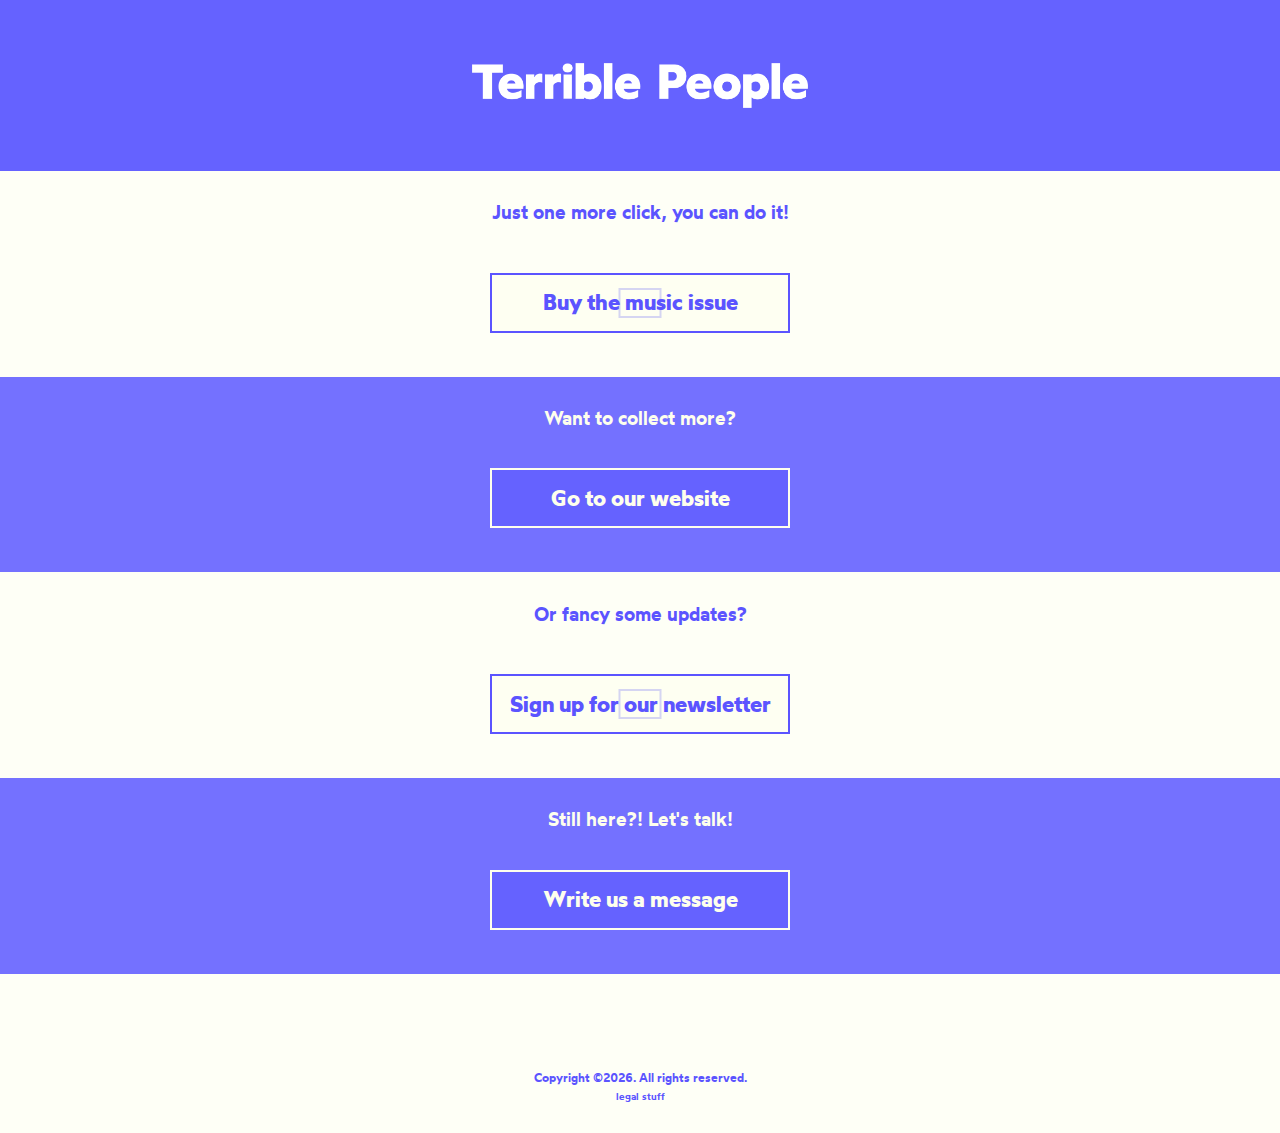
<file: &shit.html>
<!DOCTYPE html>
<html lang="en" xmlns:og="http://ogp.me/ns#">
	<meta name="wb:op" content="14579285dc578598888f1ab295c0cf0d"/>
  <head>
    <title>Terrible People</title>
    <meta charset="utf-8">
	<meta property="og:site_name" content="terrible-people.com"/>
    <meta property="og:title" content="Terrible People Magazine"/>
    <meta property="og:description" content="If you've ever wondered why people do some stupid things, so have we..."/>
    <meta property="og:image" itemprop="image" content="http://terrible-people.com/images/tp4/logo_main_brown2.png"/>
	<meta property="og:image:type" content="image/jpg">
    <meta property="og:type" content="website"/>
	<meta property="og:image:width" content="300">
	<meta property="og:image:height" content="300">
    <meta property="og:url" content="http://terrible-people.com/">
    <meta name="viewport" content="width=device-width, initial-scale=1, shrink-to-fit=no">

	 <link rel="icon" type="image/png" href="images/tp6/favicon.jpg">

    <link href="https://fonts.googleapis.com/css?family=Poppins:100,200,300,400,500,600,700,800,900" rel="stylesheet">

    <link rel="stylesheet" href="css/open-iconic-bootstrap.min.css">
    <link rel="stylesheet" href="css/animate.css">

    <link rel="stylesheet" href="css/owl.carousel.min.css">
    <link rel="stylesheet" href="css/owl.theme.default.min.css">
    <link rel="stylesheet" href="css/magnific-popup.css">

    <link rel="stylesheet" href="css/aos.css">

	<link rel="stylesheet" href="css/ionicons.min.css">

    <link rel="stylesheet" href="css/flaticon.css">
    <link rel="stylesheet" href="css/icomoon.css">

	<link rel="stylesheet" href="css/wotfard.css" type="text/css" charset="utf-8" />
    <link rel="stylesheet" href="css/style6.css">

	 <link href="//cdn-images.mailchimp.com/embedcode/slim-10_7.css" rel="stylesheet" type="text/css">



  </head>
  <body data-spy="scroll" data-target=".site-navbar-target" data-offset="300">



    <section class="ftco-section ftco-project" id="projects-section">
    	<div class="col-md-12 text-center">
    		<div class="row justify-content-center" style="background-color:rgb(101,98,255,1)">

			  		<div class="col-md-11">
						<img src="images/tp4/logo/logo_white_small.png" class="logo" alt="Terrible People">
	    				</div>

			</div>
    		<div class="row">

    			<div class="col-md-12 text-center">
    				 <div class="row">

				<div class="col-md-12" style="background-color:rgb(254,255,237, 0.5)">
		    		<div class="text text-center p-4">
			    			<h4 style="color:#5b54ff">Just one more click, you can do it!</h4>
								<div class="wrap">
					<a href="https://buystufffrom.terrible-people.com/product/issue6"><button class="button2" style="color:#5b54ff">Buy the music issue</button></a>
							</div>
			    		</div>
	    			</div>


<div class="col-md-12" style="background-color:rgb(101,98,255, 0.9)">
	<div class="text text-center p-4" >
			    				<h4 style="color:#feffed">Want to collect more?</h4>
							<div class="wrap">
	      						<a href="https://buystufffrom.terrible-people.com">
			  					<button class="button" style="color:#feffed">Go to our website</button></a>
							</div>
			    		</div>
		    		</div>


					<div class="col-md-12" style="background-color:rgb(254,255,237, 0.5)">
		    				<div class="text text-center p-4">
			    					<h4 style="color:#5b54ff">Or fancy some updates?</h4>
								<div class="wrap">
									<a href="http://eepurl.com/hgzjMv"><button class="button2" style="color:#5b54ff">Sign up for our newsletter</button></a>
								</div>
			    			</div>
	    				</div>


<div class="col-md-12" style="background-color:rgb(101,98,255, 0.9)">
	<div class="text text-center p-4">
			    					<h4 style="color:#feffed">Still here?! Let's talk!</h4>
								<div class="wrap">
									<a href="mailto:terriblepeoplemag@gmail.com?subject=Just wanted to say hello!"><button class="button" style="color:#feffed">Write us a message</button></a>
								</div>
			    			</div>
	    				</div>

    				</div>
    			</div>

    		</div>
    	</div>

    </section>



    <footer class="ftco-footer ftco-section">
        <div class="row">
				   <div class="col-md-12 text-center">
        <div class="col-md-12 text-center">
			 <ul class="ftco-footer-social list-unstyled float-md-12">
                <li class="ftco-animate"><a href="https://www.facebook.com/terriblepeoplemagazine/"><span class="icon-facebook" style="color:#5b54ff"></span></a></li>
                <li class="ftco-animate"><a href="https://www.instagram.com/terriblepeoplemag/"><span class="icon-instagram" style="color:#5b54ff"></span></a></li>
              </ul>
            <p style="color:#5b54ff">
  Copyright &copy;<script>document.write(new Date().getFullYear());</script>. All rights reserved. <br>
				<a href="legals.html" style="color:#5b54ff">legal stuff </a>
				</p>
          </div>
			 </div>
        </div>

    </footer>



  <!-- loader -->
  <div id="ftco-loader" class="show fullscreen"><svg class="circular" width="48px" height="48px"><circle class="path-bg" cx="24" cy="24" r="22" fill="none" stroke-width="4" stroke="#eeeeee"/><circle class="path" cx="24" cy="24" r="22" fill="none" stroke-width="4" stroke-miterlimit="10" stroke="#F96D00"/></svg></div>


  <script src="js/jquery.min.js"></script>
  <script src="js/jquery-migrate-3.0.1.min.js"></script>
  <script src="js/popper.min.js"></script>
  <script src="js/bootstrap.min.js"></script>
  <script src="js/jquery.easing.1.3.js"></script>
  <script src="js/jquery.waypoints.min.js"></script>
  <script src="js/jquery.stellar.min.js"></script>
  <script src="js/owl.carousel.min.js"></script>
  <script src="js/jquery.magnific-popup.min.js"></script>
  <script src="js/aos.js"></script>
  <script src="js/jquery.animateNumber.min.js"></script>
  <script src="js/scrollax.min.js"></script>

  <script src="js/main.js"></script>

  </body>
</html>
</file>
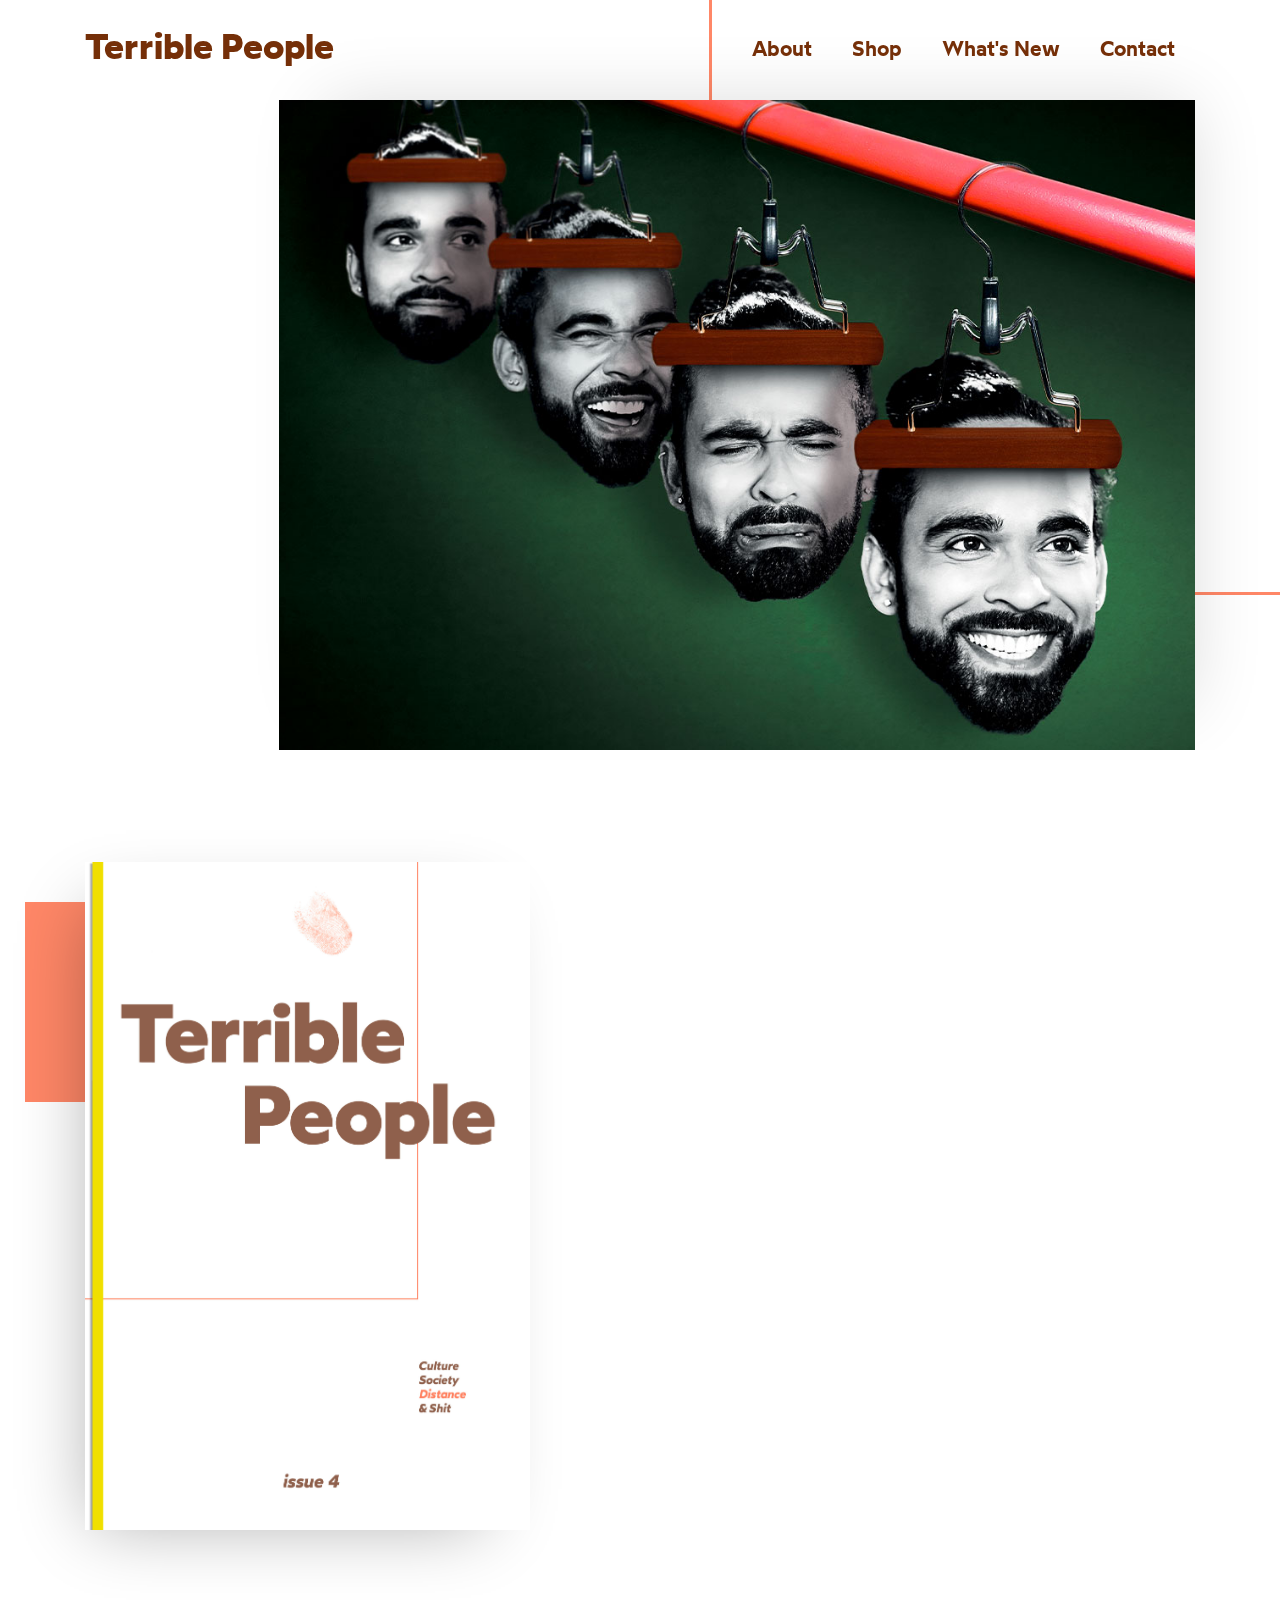
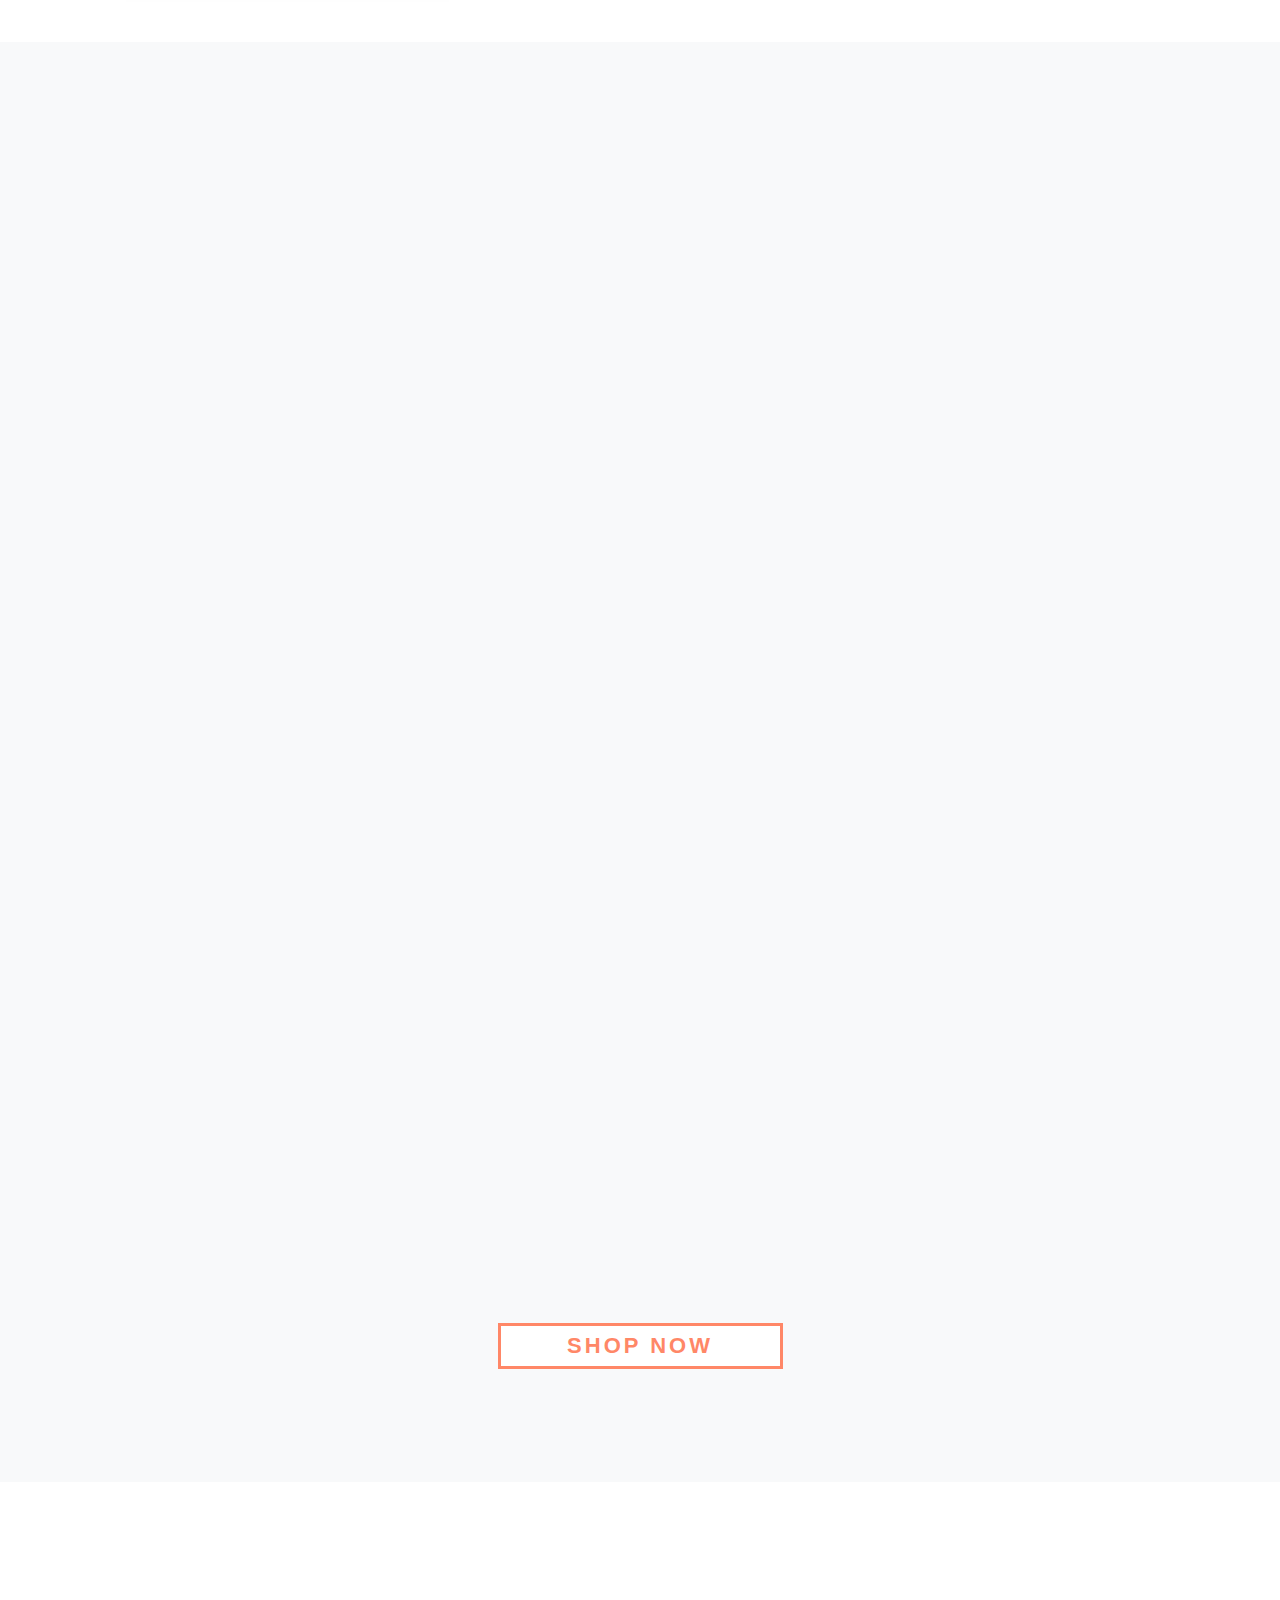
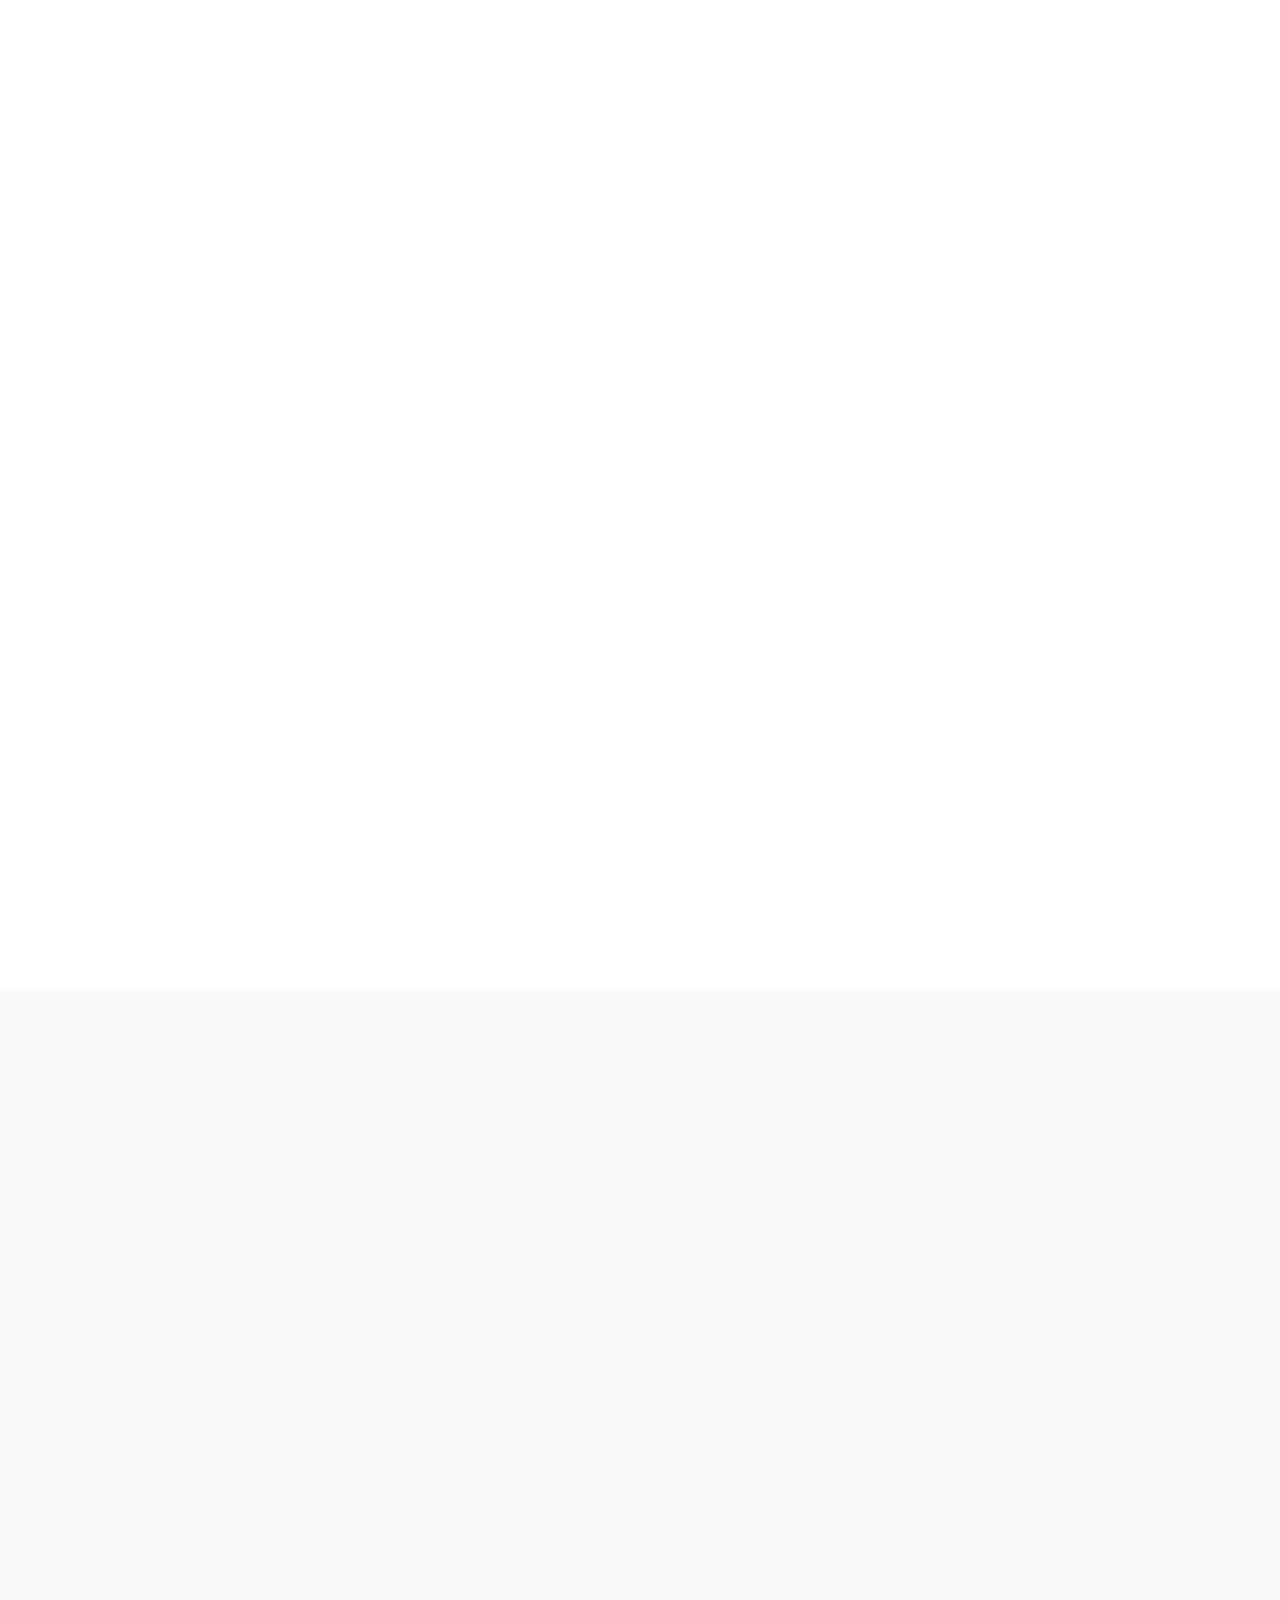
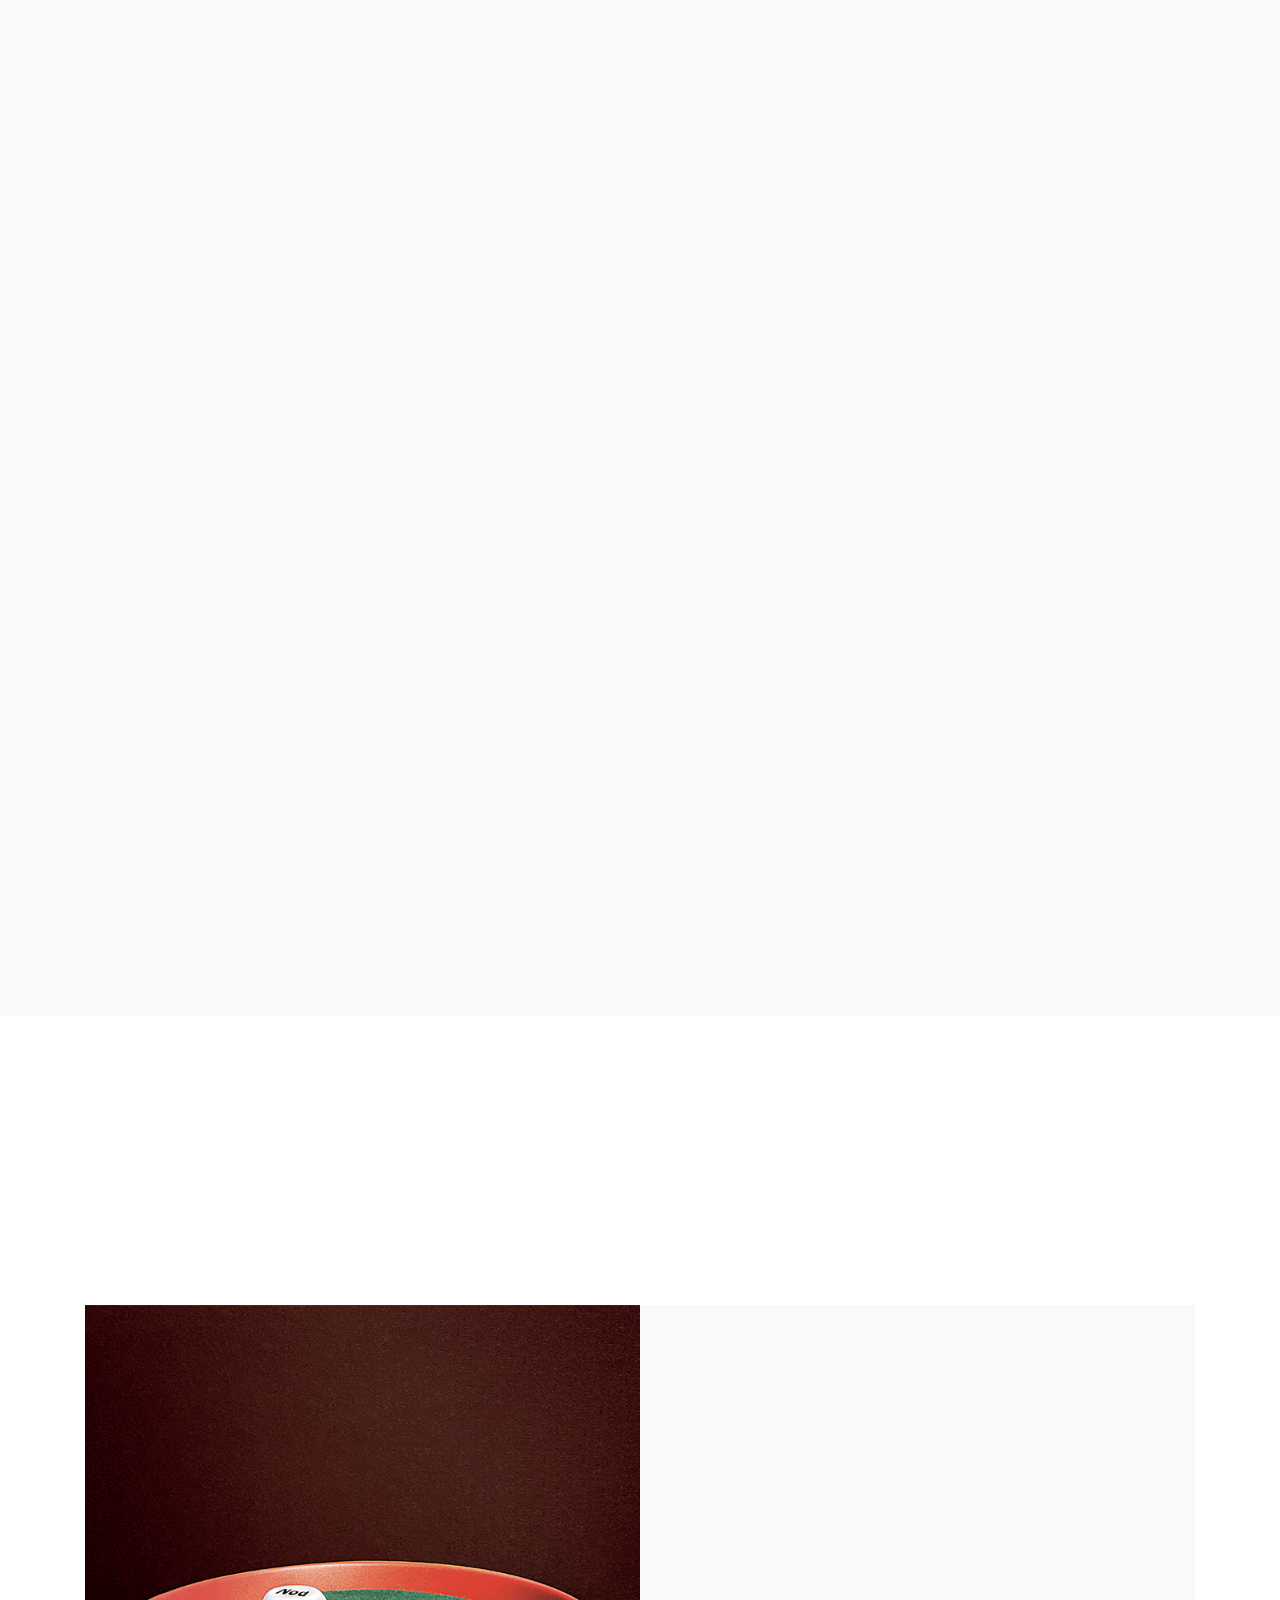
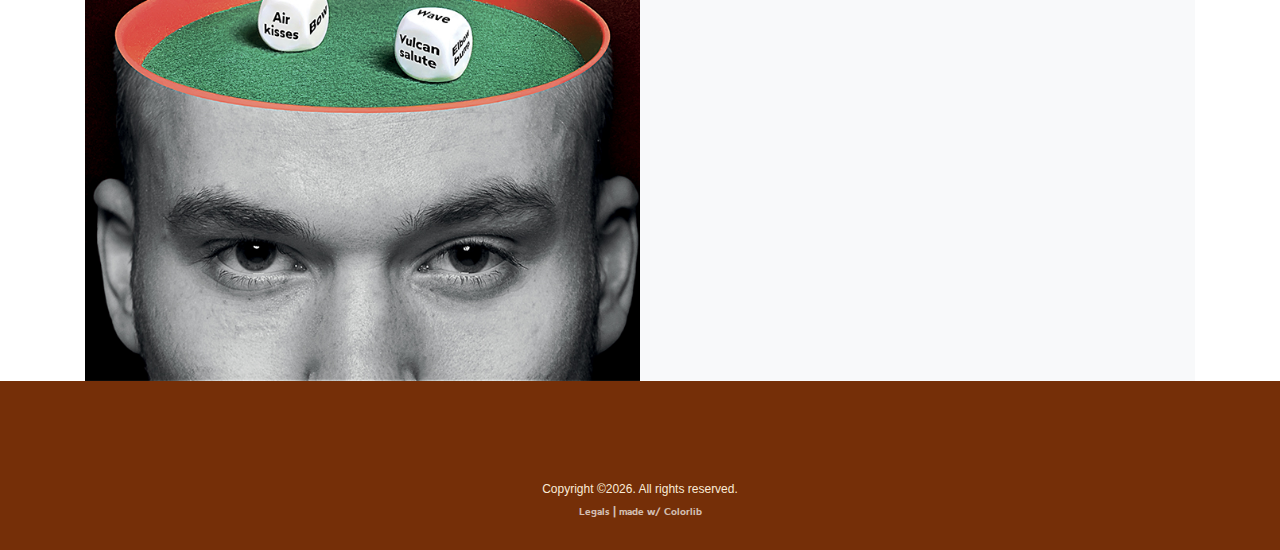
<file: index 2.html>
<!DOCTYPE html>
<html lang="en" xmlns:og="http://ogp.me/ns#">
	<meta name="wb:op" content="14579285dc578598888f1ab295c0cf0d"/>
  <head>
    <title>Terrible People</title>
    <meta charset="utf-8">
	<meta property="og:site_name" content="terrible-people.com"/>
    <meta property="og:title" content="Terrible People Magazine"/>
    <meta property="og:description" content="If you've ever wondered why people do some stupid things, so have we..."/>
    <meta property="og:image" itemprop="image" content="http://terrible-people.com/images/tp4/logo_main_brown2.png"/>
	<meta property="og:image:type" content="image/jpg">
    <meta property="og:type" content="website"/>
	<meta property="og:image:width" content="300">
	<meta property="og:image:height" content="300">
    <meta property="og:url" content="http://terrible-people.com/">
    <meta name="viewport" content="width=device-width, initial-scale=1, shrink-to-fit=no">
    
	 <link rel="icon" type="image/png" href="images/tp4/favicon.png">
	  
    <link href="https://fonts.googleapis.com/css?family=Poppins:100,200,300,400,500,600,700,800,900" rel="stylesheet">

    <link rel="stylesheet" href="css/open-iconic-bootstrap.min.css">
    <link rel="stylesheet" href="css/animate.css">
    
    <link rel="stylesheet" href="css/owl.carousel.min.css">
    <link rel="stylesheet" href="css/owl.theme.default.min.css">
    <link rel="stylesheet" href="css/magnific-popup.css">

    <link rel="stylesheet" href="css/aos.css">

    <link rel="stylesheet" href="css/ionicons.min.css">
    
    <link rel="stylesheet" href="css/flaticon.css">
    <link rel="stylesheet" href="css/icomoon.css">
	  
	<link rel="stylesheet" href="css/wotfard.css" type="text/css" charset="utf-8" />
    <link rel="stylesheet" href="css/style4hp.css">
	  
	 <link href="//cdn-images.mailchimp.com/embedcode/slim-10_7.css" rel="stylesheet" type="text/css">

	  
	  
  </head>
  <body data-spy="scroll" data-target=".site-navbar-target" data-offset="300">
	  
	  
    <nav class="navbar navbar-expand-lg navbar-dark ftco_navbar bg-dark ftco-navbar-light site-navbar-target" id="ftco-navbar">
	    <div class="container">
	      <h1><a class="navbar-brand" href="index 2.html">Terrible People</a></h1>
	      <button class="navbar-toggler js-fh5co-nav-toggle fh5co-nav-toggle" type="button" data-toggle="collapse" data-target="#ftco-nav" aria-controls="ftco-nav" aria-expanded="false" aria-label="Toggle navigation">
	        <span class="oi oi-menu"></span> Menu
	      </button>

	      <div class="collapse navbar-collapse" id="ftco-nav">
	        <ul class="navbar-nav nav ml-auto">
	          <li class="nav-item"><a href="#about-section" class="nav-link"><span>About</span></a></li>
	          <li class="nav-item"><a href="https://buystufffrom.terrible-people.com" class="nav-link"><span>Shop</span></a></li>
	          <li class="nav-item"><a href="#blog-section" class="nav-link"><span>What's New</span></a></li>
	          <li class="nav-item"><a href="#contact-section" class="nav-link"><span>Contact</span></a></li>
	        </ul>
	      </div>
	    </div>
	  </nav>
	  <section id="home-section" class="hero">
		  <div class="home-slider  owl-carousel">
	      <div class="slider-item">
	      	<div class="overlay"></div>
	        <div class="container">
	          <div class="row d-md-flex no-gutters slider-text align-items-end justify-content-end" data-scrollax-parent="true">
	          	<div class="one-third order-md-last img" style="background-image:url(images/tp4/header.jpg);">
	          		<div class="overlay"></div>
	          	</div>
		          <div class="one-forth d-flex  align-items-center ftco-animate" data-scrollax=" properties: { translateY: '70%' }">
		          
		          	<div class="text">
						<h1 class="mb-4 mt-3">Did you ever wonder why?</h1>
		            </div>
		          </div>
	        	</div>
	        </div>
	      </div>
			  
			  
	
   <!-- 
<div class="slider-item">
	      	<div class="overlay"></div>
	        <div class="container">
	          <div class="row d-md-flex no-gutters slider-text align-items-end justify-content-end" data-scrollax-parent="true">
	          	<div class="one-third order-md-last img" style="background-image:url(images/trio4.jpg);">
	          		<div class="overlay"></div>
	          	</div>
		          <div class="one-forth d-flex  align-items-center ftco-animate" data-scrollax=" properties: { translateY: '70%' }">
		          
		          	<div class="text">
					
							<h1m class="mb-4 mt-3"><a href="https://buystufffrom.terrible-people.com">SHOP<span> NOW</span>!</a></h1m>
		            </div>
		          </div>
	        	</div>
	        </div>
	      </div>
			  

 EDIT <div class="slider-item">
	      	<div class="overlay"></div>
	        <div class="container">
	          <div class="row d-flex no-gutters slider-text align-items-end justify-content-end" data-scrollax-parent="true">
	          	<div class="one-third2 order-md-last img" style="background-image:url(images/trio.jpg);">
	          		<div class="overlay"></div>
	          	</div>
		          <div class="one-forth2 d-flex align-items-center ftco-animate" data-scrollax=" properties: { translateY: '70%' }">
		          	
		          	<div class="text">
			            <h1m class="mb-4 mt-3" style="font-size: 5.5rem;">Terrible<br> People</h1m>
			            <p><a href="#projects-section" class="btn-custom">SHOP NOW</a></p>
		            </div>
		          </div>
	        	</div>
	        </div>
	      </div> -->
			  
			  
		</div>	   
    </section>

    <section class="ftco-about ftco-counter img ftco-section" id="about-section">
    	<div class="container">
    		<div class="row d-flex">
    			<div class="col-md-66 col-lg-5 d-flex">
    				<div class="img-about img d-flex align-items-start">
    					<div class="overlay"></div>
	    				<div class="img d-flex align-items-center">
							 <img src="images/tp4/TP4_cover.gif" alt="Cover Shot" style="width:100%;height:auto;">
				
			
	    				</div>
    				</div>
    			</div>

				
    			<div class="col-md-6 col-lg-7 pl-lg-5 py-5">
    				<div class="row justify-content-start pb-3">
		          <div class="col-md-12 heading-section ftco-animate">
		            <h2 class="mb-4" style="font-size: 34px;">If you’ve ever wondered why people do some stupid things, so have we...</h2>
		             <p><a style="font-weight: bold">Terrible People</a> is an independent magazine, which displays the ‘dark sides’ of human beings in a light and satirical way. Through essays, illustrations, interviews, photography, ... we explore different ways of thinking and try to reflect on our own behaviour. So, open up your minds, people!</p>
					  <p>Our <a style="font-weight: bold">distance issue</a> presents a special focus on Hodor. Hodor hodor, hodor. Hodor hodor hodor hodor hodor. Hodor. Hodor!</p>
		          </div>
		        </div>
		  
	          <div class="counter-wrap ftco-animate d-flex mt-md-3">
              <div class="text p-4 pr-5 bg-primary">
              	<p class="mb-0">
	                <span class="number" data-number="9874">0</span>
	                <span>words exploring<br>distance & shit</span>
                </p>
              </div>
	          </div>
	        </div>
        </div>		
    	</div>

    </section>
	
 

    <section class="ftco-section ftco-project bg-light" id="projects-section">
    	<div class="container">
    		<div class="row justify-content-center pb-5">
          <div class="col-md-12 heading-section text-center ftco-animate">
            <h2 class="mb-4">Shop our mags</h2>
            <p>Gotta catch 'em all</p>
          </div>
        </div>
    		<div class="row">
    			<div class="col-md-8">
					<a href="https://buystufffrom.terrible-people.com/product/triplepack">
    				<div class="project img ftco-animate img-2 d-flex justify-content-center align-items-center" style="background-image: url(images/tp4/triplepack_brown.jpg);" href="https://buystufffrom.terrible-people.com">
						
    					<div class="overlay"></div>
	    				<div class="text text-center p-4">
	    					<h3>Collection Pack</h3>
	    				</div>
    				</div></a>
    			</div>
				
    			<div class="col-md-4">
    				<div class="row">
    					<div class="col-md-12">
		    				<div class="project img ftco-animate d-flex justify-content-center align-items-center" style="background-image: url(images/tp4/issue4.jpg);"><a href="https://buystufffrom.terrible-people.com/product/issue4">
		    					<div class="overlay"></div>
			    				<div class="text text-center p-4">
			    					<h3>#4 Distance</h3>
			    				</div>
								</a>
		    				</div>
	    				</div>
	    				<div class="col-md-12">
		    				<div class="project img ftco-animate d-flex justify-content-center align-items-center" style="background-image: url(images/tp4/issue3.jpg);">
								<a href="https://buystufffrom.terrible-people.com/product/issue2">
		    					<div class="overlay"></div>
			    				<div class="text text-center p-4">
			    					<h3>#3 Bodies</h3>
			    				</div></a>
		    				</div>
	    				</div>
    				</div>
    			</div>
    			<div class="col-md-4">
    				<div class="project img ftco-animate d-flex justify-content-center align-items-center" style="background-image: url(images/tp4/special_pack2.jpg);">
						<a href="https://buystufffrom.terrible-people.com/product/special-pack">
							<div class="overlay"></div>
	    				<div class="text text-center p-4">
	    					<h3>Pierre Poux x Issue 2</h3>
	    					<span>+ two special notebooks<br>+ a limited screen-print poster</span>
	    				</div></a>
    				</div>
  				</div>
  				<div class="col-md-4">
    				<div class="project img ftco-animate d-flex justify-content-center align-items-center" style="background-image: url(images/tp4/issue1.jpg);">
    					<div class="overlay2"></div>
	    				<div class="text text-center p-4">
	    					<h3>Sorry, it's gone</h3>
	    				</div>
    				</div>
  				</div>
				
					<div class="col-md-4">
    				<div class="project img ftco-animate d-flex justify-content-center align-items-center" style="background-image: url(images/tp4/issue2.jpg);">
						<a href="https://buystufffrom.terrible-people.com/product/issue2">
    					<div class="overlay"></div>
	    				<div class="text text-center p-4">
	    					<h3>#2 Technology</h3>
	    				</div></a>
    				</div>
				</div>
				<a class="btn-custom" href="https://buystufffrom.terrible-people.com">Shop now</a>
    		</div>
    	</div>
    </section>
	  
	  
	  	<section class="ftco-section" id="skills-section">
			<div class="container">
			<div class="row justify-content-center pb-5">
          <div class="col-md-12 heading-section text-center ftco-animate">
            <h2 class="mb-4">Terrible People are everywhere</h2>
            <p>Contact us to become our next stockist</p>
          </div>
        </div>


				
				
        <div class="rowstockist">
			
					<div class="col-md-4 text-center d-flex ftco-animate">
						<div class="services-1">
							<div class="desc">
								
								<h3 class="mb-4">Canada</h3>
								<p>Dans l'Espace | Montréal
								<br></p>
								<br>
								
								<h3 class="mb-4">England</h3>
								<p class="meta"><a href="https://magculture.com" target="_blank">MagCulture | London</a>
								<br><a href="https://magma-shop.com" target="_blank">Magma | London</a>
								<br>White Circ | London
								<br>Village | Leeds
								<br><a href="https://magma-shop.com" target="_blank">Magma | Manchester</a>

									<br></p>
									<br>
									
								<h3 class="mb-4">France</h3>
								<p>Show Show | Nantes
								<br><a href="https://cahiercentral.com/shop/" target="_blank">Cahier Central | Paris</a>
								<br>Librairie sans titre | Paris</p>
								<br>

								
								<h3 class="mb-4">Greece</h3>
								<p>Neon Raum | Athens
								<br></p>
								
							</div>
						</div>
					</div>
			
			
			
					<div class="col-md-4 text-center d-flex ftco-animate">
						<div class="services-1">
							<div class="desc">
								
								<h3 class="mb-4">Germany</h3>
								<p>Do you read me?! | Berlin
								<br><a href="https://www.rosa-wolf.com" target="_blank">Rosa Wolf | Berlin</a>
								<br><a href="https://gudbergnerger.com" target="_blank">Gudberg Nerger | Hamburg</a>
								<br>Superjuju | Stuttgart
								<br>&mags | Stuttgart
								<br></p>
								<br>
								
								
								<h3 class="mb-4">Hong Kong</h3>
								<p>Kubrick | Hong Kong
								<br></p>
								<br>
								
								<h3 class="mb-4">Italy</h3>
								<p>Edicola 518 | Perugia
								<br><a href="https://www.frabsmagazines.com" target="_blank">Frab's Magazines & More | Forlì</a>
								</p>
								<br>

								
								<h3 class="mb-4">Netherland</h3>
								<p><a href="https://www.athenaeum.nl/magazines/" target="_blank">Athaneum Nieuwscentrum | Amsterdam</a>
								</p>																
							</div>
						</div>
					</div>
			
			<div class="col-md-4 text-center d-flex ftco-animate">
						<div class="services-1">
							<div class="desc">
								
								<h3 class="mb-4">Portugal</h3>
								<p><a href="https://www.underthecover.pt" target="_blank">Under the Cover | Lisbon</a>
								<br>Hello, Kristof | Lisbon
								<br></p>
								<br>
								
								<h3 class="mb-4">Spain</h3>
								<p><a href="https://www.chandal.tv/collections/revistas" target="_blank">Chandal | Barcelona</a>
								<br></p>
								<br>
								
								<h3 class="mb-4">Sweden</h3>
								<p><a href="https://papercutshop.se" target="_blank">Papercut | Stockholm</a>
								<br></p>
								<br>
								
								<h3 class="mb-4">Taiwan</h3>
								<p><a href="https://pon-ding.com/" target="_blank">Pon-Ding | Taipei</a>
								<br></p>
								<br>
								
								<h3 class="mb-4">United States of America</h3>
								<p>Skylight Books | Los Angeles
								<br></p>
							</div>
						</div>
					</div>
					
			
				</div>
			</div>
		</section>


    <section class="ftco-section bg-light" id="blog-section">
      <div class="container">
        <div class="row justify-content-center mb-5">
          <div class="col-md-12 heading-section text-center ftco-animate">
            <h2 class="mb-4">What's new?</h2>
            <p>Publications and awards</p>
          </div>
        </div>
        <div class="row d-flex">
		
		<div class="col-md-41 d-flex ftco-animate">
          	<div class="blog-entry">
              <a href="https://www.stackmagazines.com/art-design/an-ode-to-bitching/" class="block-20" style="background-image: url('images/tp4/press/stack.jpg');">
              </a>
              <div class="text mt-3 float-right d-block">
              	<div class="d-flex align-items-center mb-3 meta">
	                <p class="mb-0">
	                	<span class="mr-2">May, 21 | STACK Editorial</span>
	                </p>
                </div>
                <h3 class="heading"><a href="https://www.stackmagazines.com/art-design/an-ode-to-bitching/">An ode to bitching</a></h3>
              </div>
            </div>
          </div>
			
			
	
			
			<div class="col-md-41 d-flex ftco-animate">
          	<div class="blog-entry">
              <a href="https://www.arts.ac.uk/colleges/london-college-of-communication/stories/bookshelf-picks-annie-masciave-on-zines,-aesthetics-and-photography" class="block-20" style="background-image: url('images/tp4/press/ual_black.jpg');">
              </a>
              <div class="text mt-3 float-right d-block">
              	<div class="d-flex align-items-center mb-3 meta">
	                <p class="mb-0">
	                	<span class="mr-2">May, 20 | UAL x LCC</span>
	                </p>
                </div>
                <h3 class="heading"><a href="https://www.arts.ac.uk/colleges/london-college-of-communication/stories/bookshelf-picks-annie-masciave-on-zines,-aesthetics-and-photography">Bookshelf Picks: Annie Masciavè</a></h3>
              </div>
            </div>
          </div>
			
			<div class="col-md-41 d-flex ftco-animate">
          	<div class="blog-entry">
              <a href="https://www.frabsmagazines.com/en/blogs/frabs-blog/terrible-people" class="block-20" style="background-image: url('images/tp4/press/frabs_logo.jpg');">
              </a>
              <div class="text mt-3 float-right d-block">
              	<div class="d-flex align-items-center mb-3 meta">
	                <p class="mb-0">
	                	<span class="mr-2">March, 20 | Frab's Magazines</span>
	                </p>
                </div>
                <h3 class="heading"><a href="https://www.frabsmagazines.com/en/blogs/frabs-blog/terrible-people">Blog post: Terrible People #3</a></h3>
              </div>
            </div>
          </div>
			
			<div class="col-md-41 d-flex ftco-animate">
          	<div class="blog-entry">
              <a href="https://www.stackmagazines.com/update/stack-awards-2019-best-use-of-illustration/" class="block-20" style="background-image: url('images/press8.jpg');">
              </a>
              <div class="text mt-3 float-right d-block">
              	<div class="d-flex align-items-center mb-3 meta">
	                <p class="mb-0">
	                	<span class="mr-2">October, 19 | STACK Awards</span>
	                </p>
                </div>
                <h3 class="heading"><a href="https://www.stackmagazines.com/update/stack-awards-2019-best-use-of-illustration/">SHORTLISTED: Best Use of Illustration</a></h3>
              </div>
            </div>
          </div>
			
			
          <div class="col-md-41 d-flex ftco-animate">
          	<div class="blog-entry justify-content-end">
              <a href="https://magculture.com/terrible-people-3/" class="block-20" style="background-image: url('images/press7.jpg');">
              </a>
              <div class="text mt-3 float-right d-block">
              	<div class="d-flex align-items-center mb-3 meta">
	                <p class="mb-0">
	                	<span class="mr-2">April, 19 | MagCulture</span>
	                </p>
                </div>
                <h3 class="heading"><a href="https://magculture.com/terrible-people-3/">Out now: Terrible People #3</a></h3>
              </div>
            </div>
          </div>
			
			
          <div class="col-md-41 d-flex ftco-animate">
          	<div class="blog-entry justify-content-end">
              <a href="https://issuu.com/subbacultcha/docs/issue_12_issuu" class="block-20" style="background-image: url('images/subbacultcha.jpg');">
              </a>
              <div class="text mt-3 float-right d-block">
              	<div class="d-flex align-items-center mb-3 meta">
	                <p class="mb-0">
	                	<span class="mr-2">May, 18 | Subbacultcha Magazine</span>
	                </p>
                </div>
                <h3 class="heading"><a href="https://issuu.com/subbacultcha/docs/issue_12_issuu">Editors' Recommendation: Terrible People Mag</a></h3>

              </div>
            </div>
          </div>
          <div class="col-md-41 d-flex ftco-animate">
          	<div class="blog-entry">
              <a href="https://www.stackmagazines.com/art-design/terrible-people-magazine-interview/" class="block-20" style="background-image: url('images/stack2.jpg');">
              </a>
              <div class="text mt-3 float-right d-block">
              	<div class="d-flex align-items-center mb-3 meta">
	                <p class="mb-0">
	                	<span class="mr-2">February, 18 | STACK Editorial</span>
	                </p>
                </div>
                <h3 class="heading"><a href="https://www.stackmagazines.com/art-design/terrible-people-magazine-interview/">Terrible People wants to know why ...</a></h3>
              </div>
            </div>
          </div>
			
			     <div class="col-md-41 d-flex ftco-animate">
          	<div class="blog-entry">
              <a href="https://www.stackmagazines.com/art-design/stack-awards-student-magazine-2017/" class="block-20" style="background-image: url('images/press4.jpg');">
              </a>
              <div class="text mt-3 float-right d-block">
              	<div class="d-flex align-items-center mb-3 meta">
	                <p class="mb-0">
	                	<span class="mr-2">November, 17 | STACK Awards</span>
	                </p>
                </div>
                <h3 class="heading"><a href="https://www.stackmagazines.com/art-design/stack-awards-student-magazine-2017/">SHORTLISTED: Student Magazine of the Year</a></h3>
              </div>
            </div>
          </div>
			
				     <div class="col-md-41 d-flex ftco-animate">
          	<div class="blog-entry">
              <a href="https://www.lebonbon.fr/paris/news/terrible-people-magazine-personnes-horribles/" class="block-20" style="background-image: url('images/lebonbon.jpg');">
              </a>
              <div class="text mt-3 float-right d-block">
              	<div class="d-flex align-items-center mb-3 meta">
	                <p class="mb-0">
	                	<span class="mr-2">October, 17 | Le Bonbon</span>
	                </p>
                </div>
                <h3 class="heading"><a href="https://www.lebonbon.fr/paris/news/terrible-people-magazine-personnes-horribles/">Il existe désormais un magazine dédié aux horribles personnes</a></h3>
              </div>
            </div>
          </div>
			
			     <div class="col-md-41 d-flex ftco-animate">
          	<div class="blog-entry">
              <a href="https://www.lesinrocks.com/2017/10/31/style/style/terrible-people-le-magazine-la-gloire-des-personnes-horribles/" class="block-20" style="background-image: url('images/press2.png');">
              </a>
              <div class="text mt-3 float-right d-block">
              	<div class="d-flex align-items-center mb-3 meta">
	                <p class="mb-0">
	                	<span class="mr-2">October, 17 | LES INROCKUPTIBLES</span>
	                </p>
                </div>
                <h3 class="heading"><a href="https://www.lesinrocks.com/2017/10/31/style/style/terrible-people-le-magazine-la-gloire-des-personnes-horribles/">Terrible People, le magazine à la gloire des “personnes horribles”</a></h3>
              </div>
            </div>
          </div>
			
		
			
			     <div class="col-md-41 d-flex ftco-animate">
          	<div class="blog-entry">
              <a href="https://www.stackmagazines.com/art-design/terrible-people-magazine/" class="block-20" style="background-image: url('images/stack1.jpg');">
              </a>
              <div class="text mt-3 float-right d-block">
              	<div class="d-flex align-items-center mb-3 meta">
	                <p class="mb-0">
	                	<span class="mr-2">September, 17 | STACK Editorial</span>
	                </p>
                </div>
                <h3 class="heading"><a href="https://www.stackmagazines.com/art-design/terrible-people-magazine/">Five reasons to love this magazine about hating people</a></h3>
              </div>
            </div>
          </div>
		
			
        </div>
      </div>
    </section>

    <section class="ftco-section contact-section ftco-no-pb" id="contact-section">
      <div class="container">
      	<div class="row justify-content-center mb-5">
          <div class="col-md-12 heading-section text-center ftco-animate">
            <h2 class="mb-4">Contact us</h2>
            <p>Drop us a mail for any requests</p>
          </div>
        </div>

        <div class="row no-gutters block-9">
			
			   <div class="col-md-6 d-flex">
			  
          	<div class="img" style="background-image: url(images/tp4/contact.jpg);" >
			  </div>   
          </div>
			
 <div class="col-md-6 order-md-last d-flex">
      <form action="https://gmail.us2.list-manage.com/subscribe/post?u=8f94e426c07214da91acd0412&amp;id=d98b1d8214" method="post" id="mc-embedded-subscribe-form" name="mc-embedded-subscribe-form" enctype="multipart/form-data" class="bg-light p-4 p-md-5 validate" target="_blank" novalidate>
           <div class="col-md-12 heading-section text-center ftco-animate">
				<h3 class="mb-4">Say hello</h3>					 
			   <p>There you go, here's our mail. Feel free sending us whatever you want!<br>(no nudes, please... we've had enough)</p>
			   <a class="btn btn-primary py-3 px-5" href="mailto:terriblepeoplemag@gmail.com?subject=We need to talk!">We need to talk</a>

				 
			   				<h3 class="mb-4"><br>Want to know more?</h3>					 
						<p>Then better sign up for our newsletter!<br>Some terribly good news are waiting:</p>
		<input type="submit" value="Subscribe me now" name="subscribe" id="mc-embedded-subscribe" class="btn btn-primary py-3 px-5">
		   </div>
     </form>
  </div>

  
        </div>
      </div>
    </section>
		

    <footer class="ftco-footer ftco-section">
        <div class="row">
				   <div class="col-md-12 text-center">
        <div class="col-md-12 text-center" style="color:antiquewhite">
			 <ul class="ftco-footer-social list-unstyled float-md-12">
                <li class="ftco-animate"><a href="https://www.instagram.com/terriblepeoplemag/"><span class="icon-instagram"></span></a></li>
 				<li class="ftco-animate"><a href="https://www.facebook.com/terriblepeoplemagazine/"><span class="icon-facebook"></span></a></li>
              </ul>
            <!-- Link back to Colorlib can't be removed. Template is licensed under CC BY 3.0. -->
  Copyright &copy;<script>document.write(new Date().getFullYear());</script>. All rights reserved. <br>
				
			<p><a href="legals4.html">Legals</a> | <a>made w/ <a href="https://colorlib.com">Colorlib</a></a>
  <!-- Link back to Colorlib can't be removed. Template is licensed under CC BY 3.0. --></p>
          </div>
			 </div>
        </div>
   
    </footer>
    
  

  <!-- loader -->
  <div id="ftco-loader" class="show fullscreen"><svg class="circular" width="48px" height="48px"><circle class="path-bg" cx="24" cy="24" r="22" fill="none" stroke-width="4" stroke="#eeeeee"/><circle class="path" cx="24" cy="24" r="22" fill="none" stroke-width="4" stroke-miterlimit="10" stroke="#F96D00"/></svg></div>


  <script src="js/jquery.min.js"></script>
  <script src="js/jquery-migrate-3.0.1.min.js"></script>
  <script src="js/popper.min.js"></script>
  <script src="js/bootstrap.min.js"></script>
  <script src="js/jquery.easing.1.3.js"></script>
  <script src="js/jquery.waypoints.min.js"></script>
  <script src="js/jquery.stellar.min.js"></script>
  <script src="js/owl.carousel.min.js"></script>
  <script src="js/jquery.magnific-popup.min.js"></script>
  <script src="js/aos.js"></script>
  <script src="js/jquery.animateNumber.min.js"></script>
  <script src="js/scrollax.min.js"></script>
  
  <script src="js/main.js"></script>
    
  </body>
</html>
</file>
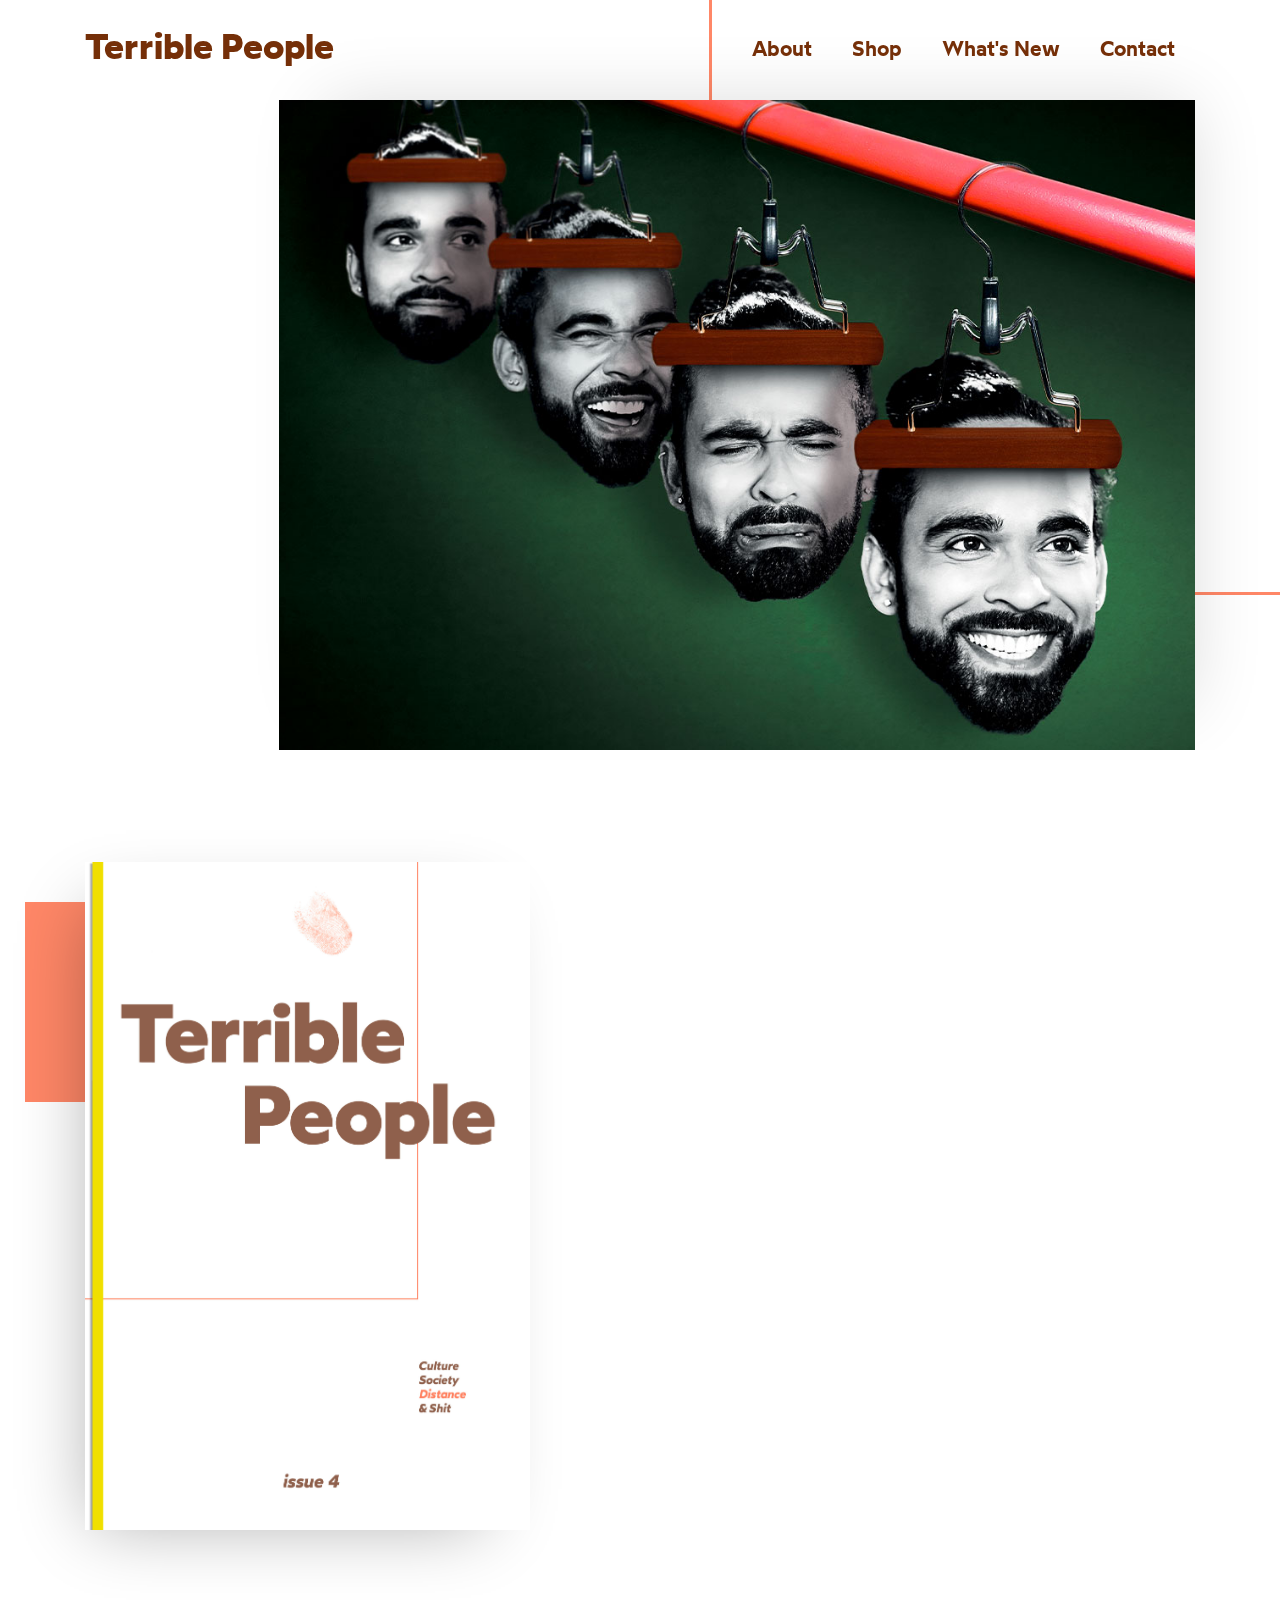
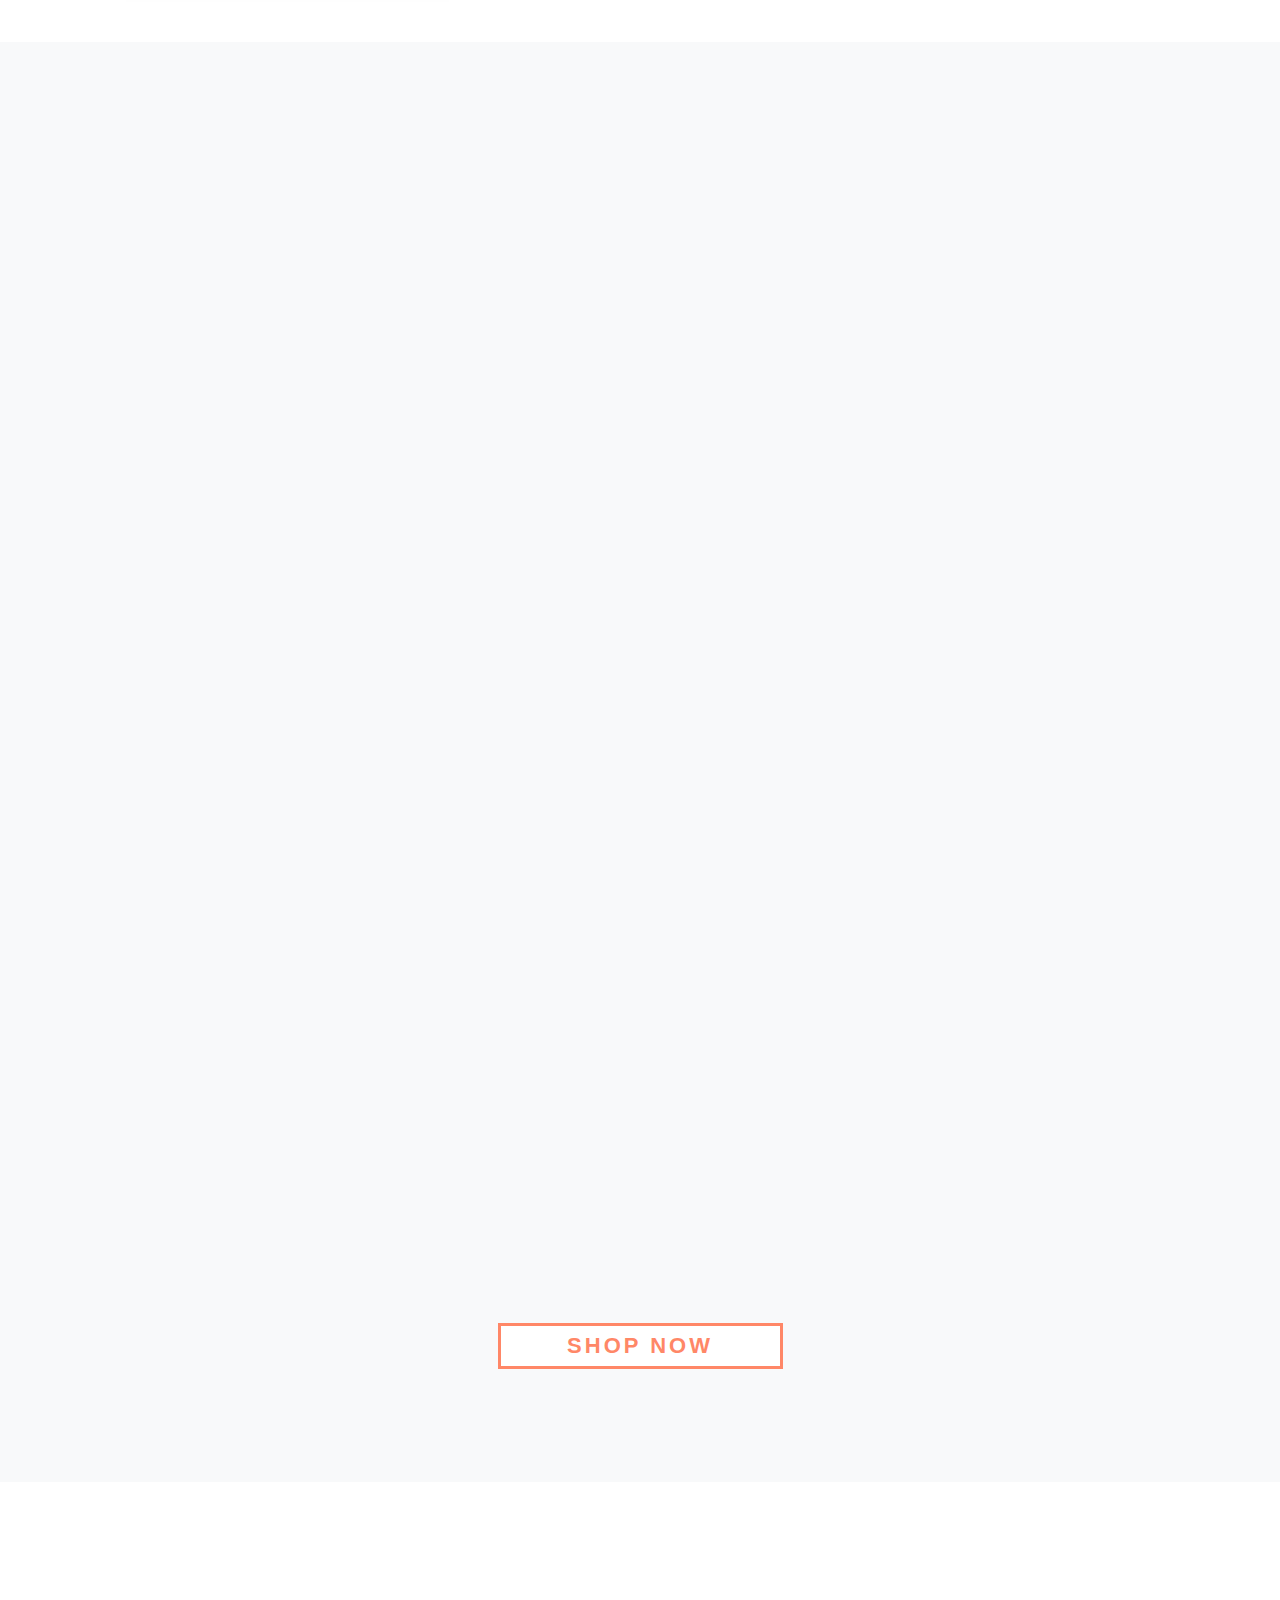
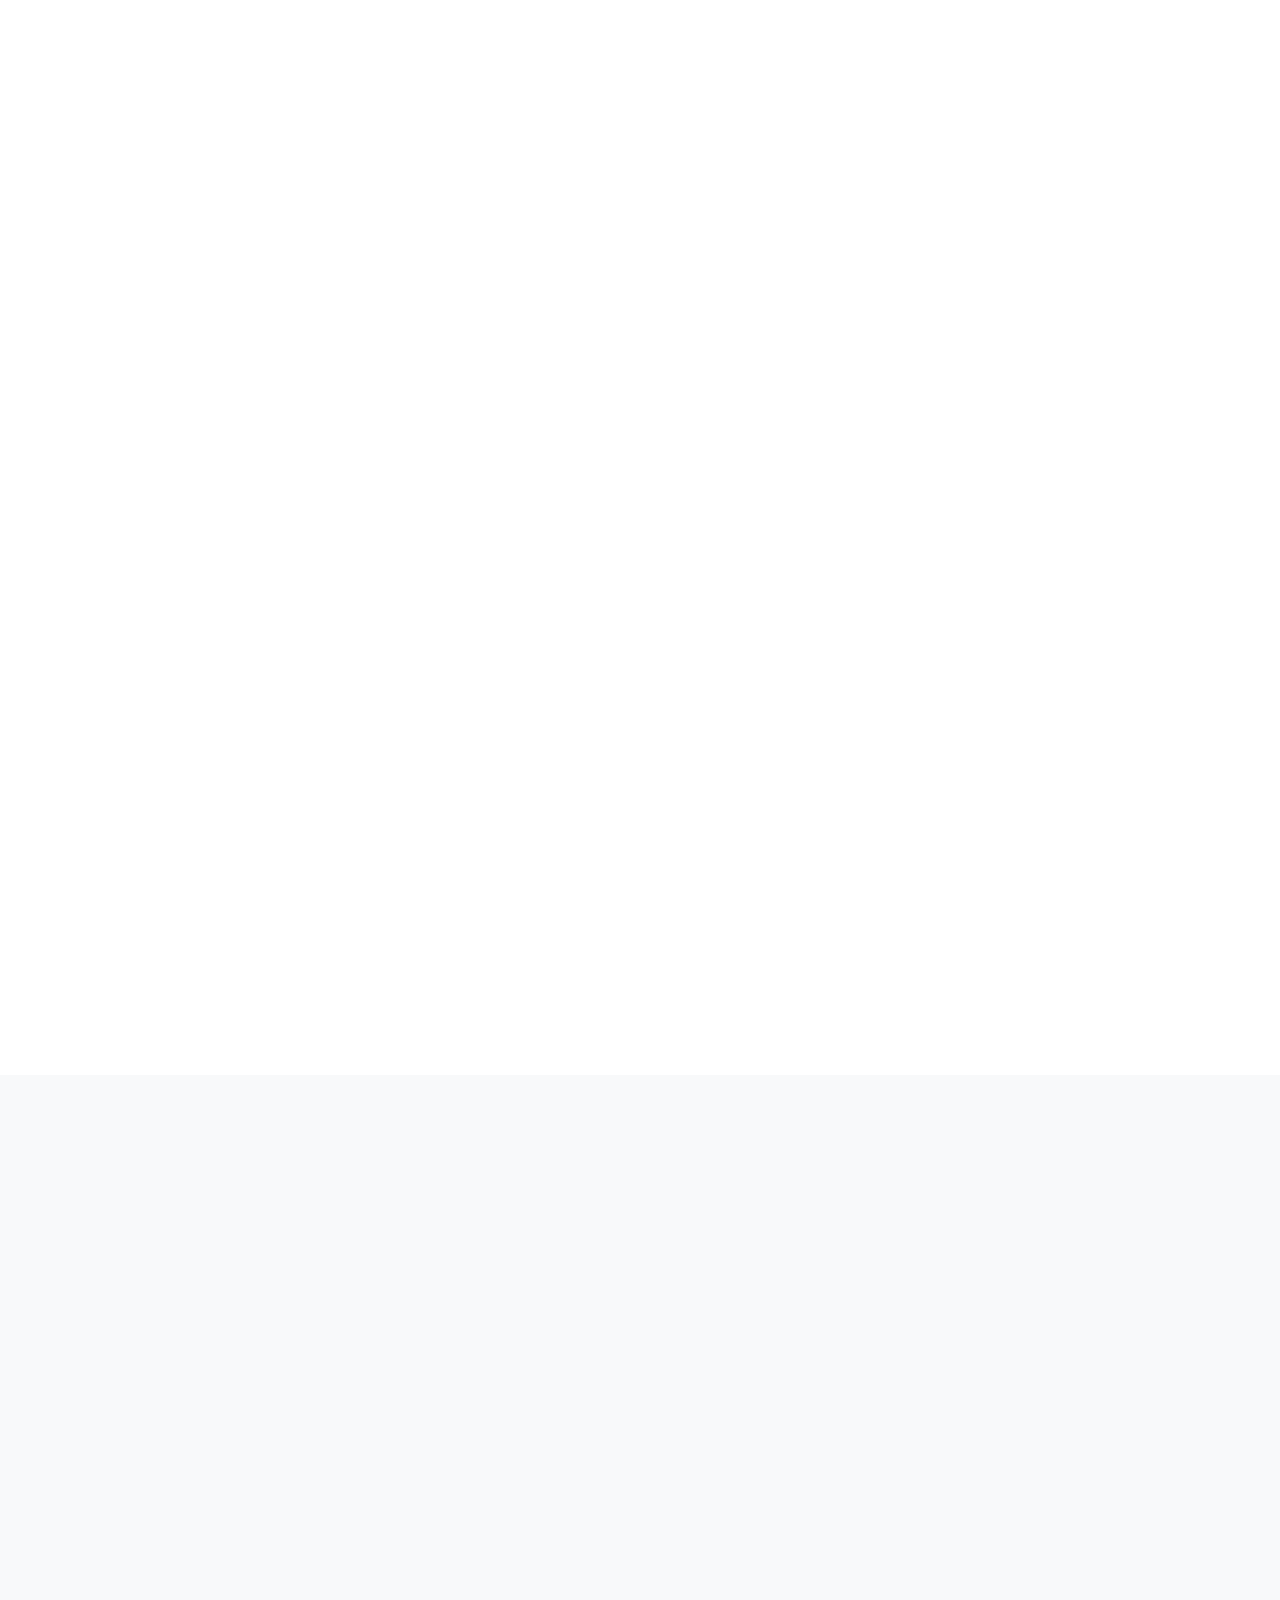
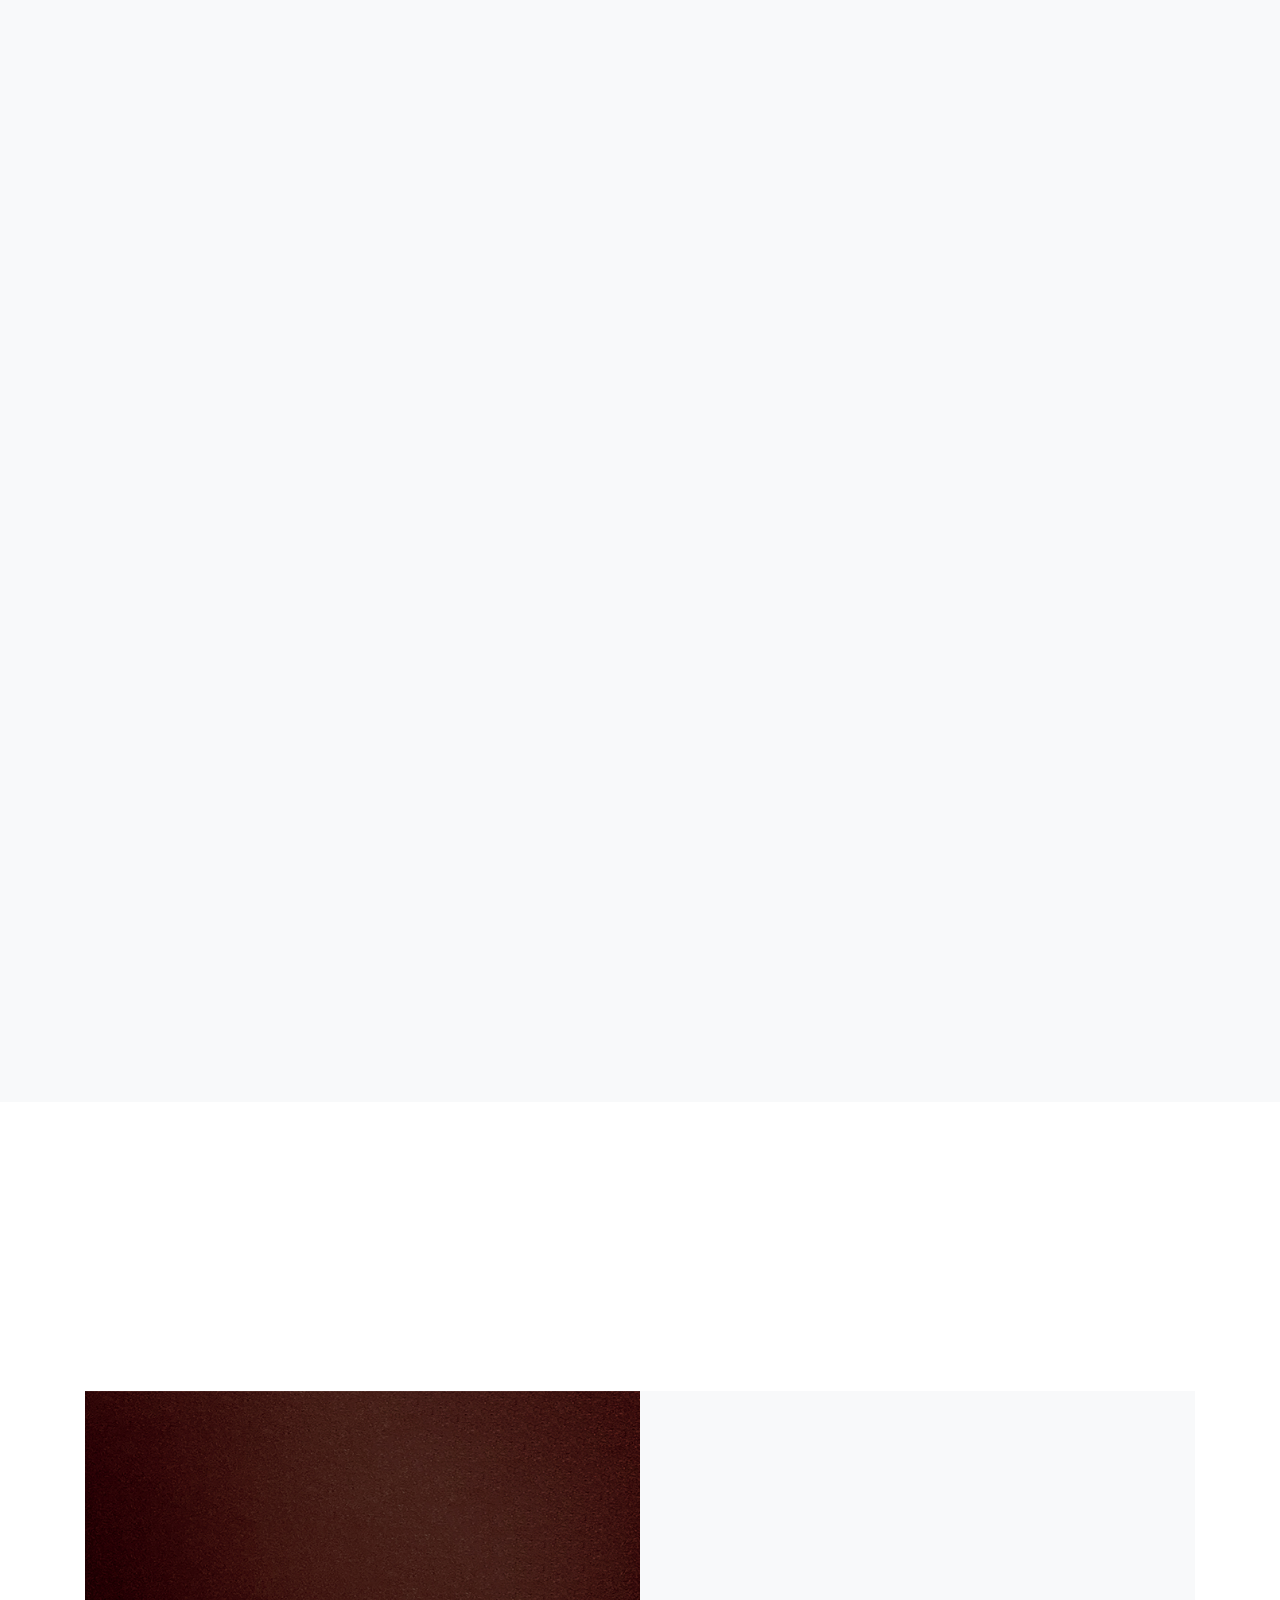
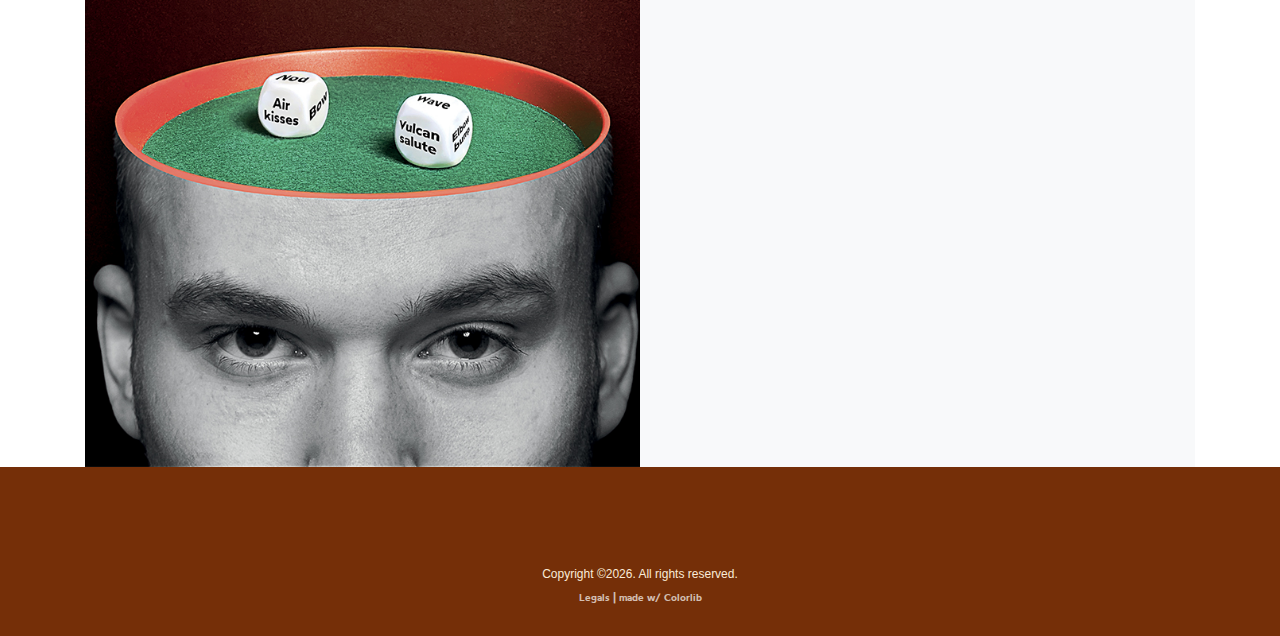
<file: index4.html>
<!DOCTYPE html>
<html lang="en" xmlns:og="http://ogp.me/ns#">
	<meta name="wb:op" content="14579285dc578598888f1ab295c0cf0d"/>
  <head>
    <title>Terrible People</title>
    <meta charset="utf-8">
	<meta property="og:site_name" content="terrible-people.com"/>
    <meta property="og:title" content="Terrible People Magazine"/>
    <meta property="og:description" content="If you've ever wondered why people do some stupid things, so have we..."/>
    <meta property="og:image" itemprop="image" content="http://terrible-people.com/images/tp4/logo_main_brown2.png"/>
	<meta property="og:image:type" content="image/jpg">
    <meta property="og:type" content="website"/>
	<meta property="og:image:width" content="300">
	<meta property="og:image:height" content="300">
    <meta property="og:url" content="http://terrible-people.com/">
    <meta name="viewport" content="width=device-width, initial-scale=1, shrink-to-fit=no">
    
	 <link rel="icon" type="image/png" href="images/tp4/favicon.png">
	  
    <link href="https://fonts.googleapis.com/css?family=Poppins:100,200,300,400,500,600,700,800,900" rel="stylesheet">

    <link rel="stylesheet" href="css/open-iconic-bootstrap.min.css">
    <link rel="stylesheet" href="css/animate.css">
    
    <link rel="stylesheet" href="css/owl.carousel.min.css">
    <link rel="stylesheet" href="css/owl.theme.default.min.css">
    <link rel="stylesheet" href="css/magnific-popup.css">

    <link rel="stylesheet" href="css/aos.css">

    <link rel="stylesheet" href="css/ionicons.min.css">
    
    <link rel="stylesheet" href="css/flaticon.css">
    <link rel="stylesheet" href="css/icomoon.css">
	  
	<link rel="stylesheet" href="css/wotfard.css" type="text/css" charset="utf-8" />
    <link rel="stylesheet" href="css/style4hp.css">
	  
	 <link href="//cdn-images.mailchimp.com/embedcode/slim-10_7.css" rel="stylesheet" type="text/css">

	  
	  
  </head>
  <body data-spy="scroll" data-target=".site-navbar-target" data-offset="300">
	  
	  
    <nav class="navbar navbar-expand-lg navbar-dark ftco_navbar bg-dark ftco-navbar-light site-navbar-target" id="ftco-navbar">
	    <div class="container">
	      <h1><a class="navbar-brand" href="index.html">Terrible People</a></h1>
	      <button class="navbar-toggler js-fh5co-nav-toggle fh5co-nav-toggle" type="button" data-toggle="collapse" data-target="#ftco-nav" aria-controls="ftco-nav" aria-expanded="false" aria-label="Toggle navigation">
	        <span class="oi oi-menu"></span> Menu
	      </button>

	      <div class="collapse navbar-collapse" id="ftco-nav">
	        <ul class="navbar-nav nav ml-auto">
	          <li class="nav-item"><a href="#about-section" class="nav-link"><span>About</span></a></li>
	          <li class="nav-item"><a href="https://buystufffrom.terrible-people.com" class="nav-link"><span>Shop</span></a></li>
	          <li class="nav-item"><a href="#blog-section" class="nav-link"><span>What's New</span></a></li>
	          <li class="nav-item"><a href="#contact-section" class="nav-link"><span>Contact</span></a></li>
	        </ul>
	      </div>
	    </div>
	  </nav>
	  <section id="home-section" class="hero">
		  <div class="home-slider  owl-carousel">
	      <div class="slider-item">
	      	<div class="overlay"></div>
	        <div class="container">
	          <div class="row d-md-flex no-gutters slider-text align-items-end justify-content-end" data-scrollax-parent="true">
	          	<div class="one-third order-md-last img" style="background-image:url(images/tp4/header.jpg);">
	          		<div class="overlay"></div>
	          	</div>
		          <div class="one-forth d-flex  align-items-center ftco-animate" data-scrollax=" properties: { translateY: '70%' }">
		          
		          	<div class="text">
						<h1 class="mb-4 mt-3">Did you ever wonder why?</h1>
		            </div>
		          </div>
	        	</div>
	        </div>
	      </div>
			  
			  
	
   <!-- 
<div class="slider-item">
	      	<div class="overlay"></div>
	        <div class="container">
	          <div class="row d-md-flex no-gutters slider-text align-items-end justify-content-end" data-scrollax-parent="true">
	          	<div class="one-third order-md-last img" style="background-image:url(images/trio4.jpg);">
	          		<div class="overlay"></div>
	          	</div>
		          <div class="one-forth d-flex  align-items-center ftco-animate" data-scrollax=" properties: { translateY: '70%' }">
		          
		          	<div class="text">
					
							<h1m class="mb-4 mt-3"><a href="https://buystufffrom.terrible-people.com">SHOP<span> NOW</span>!</a></h1m>
		            </div>
		          </div>
	        	</div>
	        </div>
	      </div>
			  

 EDIT <div class="slider-item">
	      	<div class="overlay"></div>
	        <div class="container">
	          <div class="row d-flex no-gutters slider-text align-items-end justify-content-end" data-scrollax-parent="true">
	          	<div class="one-third2 order-md-last img" style="background-image:url(images/trio.jpg);">
	          		<div class="overlay"></div>
	          	</div>
		          <div class="one-forth2 d-flex align-items-center ftco-animate" data-scrollax=" properties: { translateY: '70%' }">
		          	
		          	<div class="text">
			            <h1m class="mb-4 mt-3" style="font-size: 5.5rem;">Terrible<br> People</h1m>
			            <p><a href="#projects-section" class="btn-custom">SHOP NOW</a></p>
		            </div>
		          </div>
	        	</div>
	        </div>
	      </div> -->
			  
			  
		</div>	   
    </section>

    <section class="ftco-about ftco-counter img ftco-section" id="about-section">
    	<div class="container">
    		<div class="row d-flex">
    			<div class="col-md-66 col-lg-5 d-flex">
    				<div class="img-about img d-flex align-items-start">
    					<div class="overlay"></div>
	    				<div class="img d-flex align-items-center">
							 <img src="images/tp4/TP4_cover.gif" alt="Cover Shot" style="width:100%;height:auto;">
				
			
	    				</div>
    				</div>
    			</div>

				
    			<div class="col-md-6 col-lg-7 pl-lg-5 py-5">
    				<div class="row justify-content-start pb-3">
		          <div class="col-md-12 heading-section ftco-animate">
		            <h2 class="mb-4" style="font-size: 34px;">If you’ve ever wondered why people do some stupid things, so have we...</h2>
		             <p><a style="font-weight: bold">Terrible People</a> is an independent magazine, which displays the ‘dark sides’ of human beings in a light and satirical way. Through essays, illustrations, interviews, photography, ... we explore different ways of thinking and try to reflect on our own behaviour. So, open up your minds, people!</p>
					  <p>Our <a style="font-weight: bold">distance issue</a> presents new social rules, conspiracies without theory and a world that feels  upside down! So let this sarcastic and taunting issue show you the darker sides in all of us.</p>
		          </div>
		        </div>
		  
	          <div class="counter-wrap ftco-animate d-flex mt-md-3">
              <div class="text p-4 pr-5 bg-primary">
              	<p class="mb-0">
	                <span class="number" data-number="14022">0</span>
	                <span>words to explore</span>
                </p>
              </div>
	          </div>
	        </div>
        </div>		
    	</div>

    </section>
	
 

    <section class="ftco-section ftco-project bg-light" id="projects-section">
    	<div class="container">
    		<div class="row justify-content-center pb-5">
          <div class="col-md-12 heading-section text-center ftco-animate">
            <h2 class="mb-4">Shop our mags</h2>
            <p>Gotta catch 'em all</p>
          </div>
        </div>
    		<div class="row">
    			<div class="col-md-8">
					<a href="https://buystufffrom.terrible-people.com/product/triplepack">
    				<div class="project img ftco-animate img-2 d-flex justify-content-center align-items-center" style="background-image: url(images/tp4/triplepack_brown.jpg);" href="https://buystufffrom.terrible-people.com">
						
    					<div class="overlay"></div>
	    				<div class="text text-center p-4">
	    					<h3>Collection Pack</h3>
	    				</div>
    				</div></a>
    			</div>
				
    			<div class="col-md-4">
    				<div class="row">
    					<div class="col-md-12">
		    				<div class="project img ftco-animate d-flex justify-content-center align-items-center" style="background-image: url(images/tp4/issue4.jpg);"><a href="https://buystufffrom.terrible-people.com/product/issue4">
		    					<div class="overlay"></div>
			    				<div class="text text-center p-4">
			    					<h3>#4 Distance</h3>
			    				</div>
								</a>
		    				</div>
	    				</div>
	    				<div class="col-md-12">
		    				<div class="project img ftco-animate d-flex justify-content-center align-items-center" style="background-image: url(images/tp4/issue3.jpg);">
								<a href="https://buystufffrom.terrible-people.com/product/issue2">
		    					<div class="overlay"></div>
			    				<div class="text text-center p-4">
			    					<h3>#3 Bodies</h3>
			    				</div></a>
		    				</div>
	    				</div>
    				</div>
    			</div>
    			<div class="col-md-4">
    				<div class="project img ftco-animate d-flex justify-content-center align-items-center" style="background-image: url(images/tp4/special_pack2.jpg);">
						<a href="https://buystufffrom.terrible-people.com/product/special-pack">
							<div class="overlay"></div>
	    				<div class="text text-center p-4">
	    					<h3>Pierre Poux x Issue 2</h3>
	    					<span>+ two special notebooks<br>+ a limited screen-print poster</span>
	    				</div></a>
    				</div>
  				</div>
  				<div class="col-md-4">
    				<div class="project img ftco-animate d-flex justify-content-center align-items-center" style="background-image: url(images/tp4/issue1.jpg);">
    					<div class="overlay2"></div>
	    				<div class="text text-center p-4">
	    					<h3>Sorry, it's gone</h3>
	    				</div>
    				</div>
  				</div>
				
					<div class="col-md-4">
    				<div class="project img ftco-animate d-flex justify-content-center align-items-center" style="background-image: url(images/tp4/issue2.jpg);">
						<a href="https://buystufffrom.terrible-people.com/product/issue2">
    					<div class="overlay"></div>
	    				<div class="text text-center p-4">
	    					<h3>#2 Technology</h3>
	    				</div></a>
    				</div>
				</div>
				<a class="btn-custom" href="https://buystufffrom.terrible-people.com">Shop now</a>
    		</div>
    	</div>
    </section>
	  
	  
	  	<section class="ftco-section" id="skills-section">
			<div class="container">
			<div class="row justify-content-center pb-5">
          <div class="col-md-12 heading-section text-center ftco-animate">
            <h2 class="mb-4">Terrible People are everywhere</h2>
            <p>Contact us to become our next stockist</p>
          </div>
        </div>


				
				
        <div class="rowstockist">
			
					<div class="col-md-4 text-center d-flex ftco-animate">
						<div class="services-1">
							<div class="desc">
								
								<h3 class="mb-4">Canada</h3>
								<p>Dans l'Espace | Montréal
								<br></p>
								<br>
								

								<h3 class="mb-4">Germany</h3>
								<p>Do you read me?! | Berlin
								<br><a href="https://www.rosa-wolf.com" target="_blank">Rosa Wolf | Berlin</a>
								<br><a href="https://gudbergnerger.com" target="_blank">Gudberg Nerger | Hamburg</a>
								<br>Superjuju | Stuttgart
								<br>&mags | Stuttgart
								<br></p>
								<br>
								
								<h3 class="mb-4">Italy</h3>
								<p>Edicola 518 | Perugia
								<br>Edicola Romano Piero | Rome
									<br><a href="https://www.frabsmagazines.com" target="_blank">Frab's Magazines & More | Forlì</a>
								</p>
								<br>
								
								<h3 class="mb-4">Portugal</h3>
								<p><a href="https://www.underthecover.pt" target="_blank">Under the Cover | Lisbon</a>
								<br>Hello, Kristof | Lisbon
								<br></p>
								<br>
								
							</div>
						</div>
					</div>
			
			
			
					<div class="col-md-4 text-center d-flex ftco-animate">
						<div class="services-1">
							<div class="desc">
								
								<h3 class="mb-4">England</h3>
								<p class="meta"><a href="https://magculture.com" target="_blank">MagCulture | London</a>
								<br><a href="https://magma-shop.com" target="_blank">Magma | London</a>
								<br>White Circ | London
								<br>Village | Leeds
								<br><a href="https://magma-shop.com" target="_blank">Magma | Manchester</a>

									<br></p>
									<br>
								
								<h3 class="mb-4">Greece</h3>
								<p>Neon Raum | Athens
								<br></p>
								<br>

						
							
								
								<h3 class="mb-4">Ireland</h3>
								<p>The Library Project | Dublin
								</p>
								<br>

								<h3 class="mb-4">Spain</h3>
								<p><a href="https://www.chandal.tv/collections/revistas" target="_blank">Chandal | Barcelona</a>
									<br>House of Rowdy | Barcelona
								<br></p>
								<br>
								
								<h3 class="mb-4">United States of America</h3>
								<p>Skylight Books | Los Angeles
								<br></p>
																
							</div>
						</div>
					</div>
			
			<div class="col-md-4 text-center d-flex ftco-animate">
						<div class="services-1">
							<div class="desc">
								
								<h3 class="mb-4">France</h3>
								<p>Show Show | Nantes
								<br><a href="https://cahiercentral.com/shop/" target="_blank">Cahier Central | Paris</a>
								<br>Librairie sans titre | Paris</p>
								<br>
								
								
								<h3 class="mb-4">Hong Kong</h3>
								<p>Kubrick | Hong Kong
								<br></p>
								<br>
								
								
								<h3 class="mb-4">Netherland</h3>
								<p><a href="https://www.athenaeum.nl/magazines/" target="_blank">Athaneum Nieuwscentrum | Amsterdam</a>
								</p>
								<br>

								

								
								<h3 class="mb-4">Sweden</h3>
								<p><a href="https://papercutshop.se" target="_blank">Papercut | Stockholm</a>
								<br></p>
								<br>
								
								<h3 class="mb-4">Taiwan</h3>
								<p><a href="https://pon-ding.com/" target="_blank">Pon-Ding | Taipei</a>
								<br></p>
								

							</div>
						</div>
					</div>
					
			
				</div>
			</div>
		</section>


    <section class="ftco-section bg-light" id="blog-section">
      <div class="container">
        <div class="row justify-content-center mb-5">
          <div class="col-md-12 heading-section text-center ftco-animate">
            <h2 class="mb-4">What's new?</h2>
            <p>Publications and awards</p>
          </div>
        </div>
        <div class="row d-flex">
		
		<div class="col-md-41 d-flex ftco-animate">
          	<div class="blog-entry">
              <a href="https://www.stackmagazines.com/art-design/an-ode-to-bitching/" class="block-20" style="background-image: url('images/tp4/press/stack.jpg');">
              </a>
              <div class="text mt-3 float-right d-block">
              	<div class="d-flex align-items-center mb-3 meta">
	                <p class="mb-0">
	                	<span class="mr-2">May, 21 | STACK Editorial</span>
	                </p>
                </div>
                <h3 class="heading"><a href="https://www.stackmagazines.com/art-design/an-ode-to-bitching/">An ode to bitching</a></h3>
              </div>
            </div>
          </div>
			
			
	
			
			<div class="col-md-41 d-flex ftco-animate">
          	<div class="blog-entry">
              <a href="https://www.arts.ac.uk/colleges/london-college-of-communication/stories/bookshelf-picks-annie-masciave-on-zines,-aesthetics-and-photography" class="block-20" style="background-image: url('images/tp4/press/ual_black.jpg');">
              </a>
              <div class="text mt-3 float-right d-block">
              	<div class="d-flex align-items-center mb-3 meta">
	                <p class="mb-0">
	                	<span class="mr-2">May, 20 | UAL x LCC</span>
	                </p>
                </div>
                <h3 class="heading"><a href="https://www.arts.ac.uk/colleges/london-college-of-communication/stories/bookshelf-picks-annie-masciave-on-zines,-aesthetics-and-photography">Bookshelf Picks: Annie Masciavè</a></h3>
              </div>
            </div>
          </div>
			
			<div class="col-md-41 d-flex ftco-animate">
          	<div class="blog-entry">
              <a href="https://www.frabsmagazines.com/en/blogs/frabs-blog/terrible-people" class="block-20" style="background-image: url('images/tp4/press/frabs_logo.jpg');">
              </a>
              <div class="text mt-3 float-right d-block">
              	<div class="d-flex align-items-center mb-3 meta">
	                <p class="mb-0">
	                	<span class="mr-2">March, 20 | Frab's Magazines</span>
	                </p>
                </div>
                <h3 class="heading"><a href="https://www.frabsmagazines.com/en/blogs/frabs-blog/terrible-people">Blog post: Terrible People #3</a></h3>
              </div>
            </div>
          </div>
			
			<div class="col-md-41 d-flex ftco-animate">
          	<div class="blog-entry">
              <a href="https://www.stackmagazines.com/update/stack-awards-2019-best-use-of-illustration/" class="block-20" style="background-image: url('images/press8.jpg');">
              </a>
              <div class="text mt-3 float-right d-block">
              	<div class="d-flex align-items-center mb-3 meta">
	                <p class="mb-0">
	                	<span class="mr-2">October, 19 | STACK Awards</span>
	                </p>
                </div>
                <h3 class="heading"><a href="https://www.stackmagazines.com/update/stack-awards-2019-best-use-of-illustration/">SHORTLISTED: Best Use of Illustration</a></h3>
              </div>
            </div>
          </div>
			
			
          <div class="col-md-41 d-flex ftco-animate">
          	<div class="blog-entry justify-content-end">
              <a href="https://magculture.com/terrible-people-3/" class="block-20" style="background-image: url('images/press7.jpg');">
              </a>
              <div class="text mt-3 float-right d-block">
              	<div class="d-flex align-items-center mb-3 meta">
	                <p class="mb-0">
	                	<span class="mr-2">April, 19 | MagCulture</span>
	                </p>
                </div>
                <h3 class="heading"><a href="https://magculture.com/terrible-people-3/">Out now: Terrible People #3</a></h3>
              </div>
            </div>
          </div>
			
			
          <div class="col-md-41 d-flex ftco-animate">
          	<div class="blog-entry justify-content-end">
              <a href="https://issuu.com/subbacultcha/docs/issue_12_issuu" class="block-20" style="background-image: url('images/subbacultcha.jpg');">
              </a>
              <div class="text mt-3 float-right d-block">
              	<div class="d-flex align-items-center mb-3 meta">
	                <p class="mb-0">
	                	<span class="mr-2">May, 18 | Subbacultcha Magazine</span>
	                </p>
                </div>
                <h3 class="heading"><a href="https://issuu.com/subbacultcha/docs/issue_12_issuu">Editors' Recommendation: Terrible People Mag</a></h3>

              </div>
            </div>
          </div>
          <div class="col-md-41 d-flex ftco-animate">
          	<div class="blog-entry">
              <a href="https://www.stackmagazines.com/art-design/terrible-people-magazine-interview/" class="block-20" style="background-image: url('images/stack2.jpg');">
              </a>
              <div class="text mt-3 float-right d-block">
              	<div class="d-flex align-items-center mb-3 meta">
	                <p class="mb-0">
	                	<span class="mr-2">February, 18 | STACK Editorial</span>
	                </p>
                </div>
                <h3 class="heading"><a href="https://www.stackmagazines.com/art-design/terrible-people-magazine-interview/">Terrible People wants to know why ...</a></h3>
              </div>
            </div>
          </div>
			
			     <div class="col-md-41 d-flex ftco-animate">
          	<div class="blog-entry">
              <a href="https://www.stackmagazines.com/art-design/stack-awards-student-magazine-2017/" class="block-20" style="background-image: url('images/press4.jpg');">
              </a>
              <div class="text mt-3 float-right d-block">
              	<div class="d-flex align-items-center mb-3 meta">
	                <p class="mb-0">
	                	<span class="mr-2">November, 17 | STACK Awards</span>
	                </p>
                </div>
                <h3 class="heading"><a href="https://www.stackmagazines.com/art-design/stack-awards-student-magazine-2017/">SHORTLISTED: Student Magazine of the Year</a></h3>
              </div>
            </div>
          </div>
			
				     <div class="col-md-41 d-flex ftco-animate">
          	<div class="blog-entry">
              <a href="https://www.lebonbon.fr/paris/news/terrible-people-magazine-personnes-horribles/" class="block-20" style="background-image: url('images/lebonbon.jpg');">
              </a>
              <div class="text mt-3 float-right d-block">
              	<div class="d-flex align-items-center mb-3 meta">
	                <p class="mb-0">
	                	<span class="mr-2">October, 17 | Le Bonbon</span>
	                </p>
                </div>
                <h3 class="heading"><a href="https://www.lebonbon.fr/paris/news/terrible-people-magazine-personnes-horribles/">Il existe désormais un magazine dédié aux horribles personnes</a></h3>
              </div>
            </div>
          </div>
			
			     <div class="col-md-41 d-flex ftco-animate">
          	<div class="blog-entry">
              <a href="https://www.lesinrocks.com/2017/10/31/style/style/terrible-people-le-magazine-la-gloire-des-personnes-horribles/" class="block-20" style="background-image: url('images/press2.png');">
              </a>
              <div class="text mt-3 float-right d-block">
              	<div class="d-flex align-items-center mb-3 meta">
	                <p class="mb-0">
	                	<span class="mr-2">October, 17 | LES INROCKUPTIBLES</span>
	                </p>
                </div>
                <h3 class="heading"><a href="https://www.lesinrocks.com/2017/10/31/style/style/terrible-people-le-magazine-la-gloire-des-personnes-horribles/">Terrible People, le magazine à la gloire des “personnes horribles”</a></h3>
              </div>
            </div>
          </div>
			
		
			
			     <div class="col-md-41 d-flex ftco-animate">
          	<div class="blog-entry">
              <a href="https://www.stackmagazines.com/art-design/terrible-people-magazine/" class="block-20" style="background-image: url('images/stack1.jpg');">
              </a>
              <div class="text mt-3 float-right d-block">
              	<div class="d-flex align-items-center mb-3 meta">
	                <p class="mb-0">
	                	<span class="mr-2">September, 17 | STACK Editorial</span>
	                </p>
                </div>
                <h3 class="heading"><a href="https://www.stackmagazines.com/art-design/terrible-people-magazine/">Five reasons to love this magazine about hating people</a></h3>
              </div>
            </div>
          </div>
		
			
        </div>
      </div>
    </section>

    <section class="ftco-section contact-section ftco-no-pb" id="contact-section">
      <div class="container">
      	<div class="row justify-content-center mb-5">
          <div class="col-md-12 heading-section text-center ftco-animate">
            <h2 class="mb-4">Contact us</h2>
            <p>Drop us a mail for any requests</p>
          </div>
        </div>

        <div class="row no-gutters block-9">
			
			   <div class="col-md-6 d-flex">
			  
          	<div class="img" style="background-image: url(images/tp4/contact.jpg);" >
			  </div>   
          </div>
			
 <div class="col-md-6 order-md-last d-flex">
      <form action="https://gmail.us2.list-manage.com/subscribe/post?u=8f94e426c07214da91acd0412&amp;id=d98b1d8214" method="post" id="mc-embedded-subscribe-form" name="mc-embedded-subscribe-form" enctype="multipart/form-data" class="bg-light p-4 p-md-5 validate" target="_blank" novalidate>
           <div class="col-md-12 heading-section text-center ftco-animate">
				<h3 class="mb-4">Say hello</h3>					 
			   <p>There you go, here's our mail. Feel free sending us whatever you want!<br>(no nudes, please... we've had enough)</p>
			   <a class="btn btn-primary py-3 px-5" href="mailto:terriblepeoplemag@gmail.com?subject=We need to talk!">We need to talk</a>

				 
			   				<h3 class="mb-4"><br>Want to know more?</h3>					 
						<p>Then better sign up for our newsletter!<br>Some terribly good news are waiting:</p>
		<input type="submit" value="Subscribe me now" name="subscribe" id="mc-embedded-subscribe" class="btn btn-primary py-3 px-5">
		   </div>
     </form>
  </div>

  
        </div>
      </div>
    </section>
		

    <footer class="ftco-footer ftco-section">
        <div class="row">
				   <div class="col-md-12 text-center">
        <div class="col-md-12 text-center" style="color:antiquewhite">
			 <ul class="ftco-footer-social list-unstyled float-md-12">
                <li class="ftco-animate"><a href="https://www.instagram.com/terriblepeoplemag/"><span class="icon-instagram"></span></a></li>
 				<li class="ftco-animate"><a href="https://www.facebook.com/terriblepeoplemagazine/"><span class="icon-facebook"></span></a></li>
              </ul>
            <!-- Link back to Colorlib can't be removed. Template is licensed under CC BY 3.0. -->
  Copyright &copy;<script>document.write(new Date().getFullYear());</script>. All rights reserved. <br>
				
			<p><a href="legals4.html">Legals</a> | <a>made w/ <a href="https://colorlib.com">Colorlib</a></a>
  <!-- Link back to Colorlib can't be removed. Template is licensed under CC BY 3.0. --></p>
          </div>
			 </div>
        </div>
   
    </footer>
    
  

  <!-- loader -->
  <div id="ftco-loader" class="show fullscreen"><svg class="circular" width="48px" height="48px"><circle class="path-bg" cx="24" cy="24" r="22" fill="none" stroke-width="4" stroke="#eeeeee"/><circle class="path" cx="24" cy="24" r="22" fill="none" stroke-width="4" stroke-miterlimit="10" stroke="#F96D00"/></svg></div>


  <script src="js/jquery.min.js"></script>
  <script src="js/jquery-migrate-3.0.1.min.js"></script>
  <script src="js/popper.min.js"></script>
  <script src="js/bootstrap.min.js"></script>
  <script src="js/jquery.easing.1.3.js"></script>
  <script src="js/jquery.waypoints.min.js"></script>
  <script src="js/jquery.stellar.min.js"></script>
  <script src="js/owl.carousel.min.js"></script>
  <script src="js/jquery.magnific-popup.min.js"></script>
  <script src="js/aos.js"></script>
  <script src="js/jquery.animateNumber.min.js"></script>
  <script src="js/scrollax.min.js"></script>
  
  <script src="js/main.js"></script>
    
  </body>
</html>
</file>
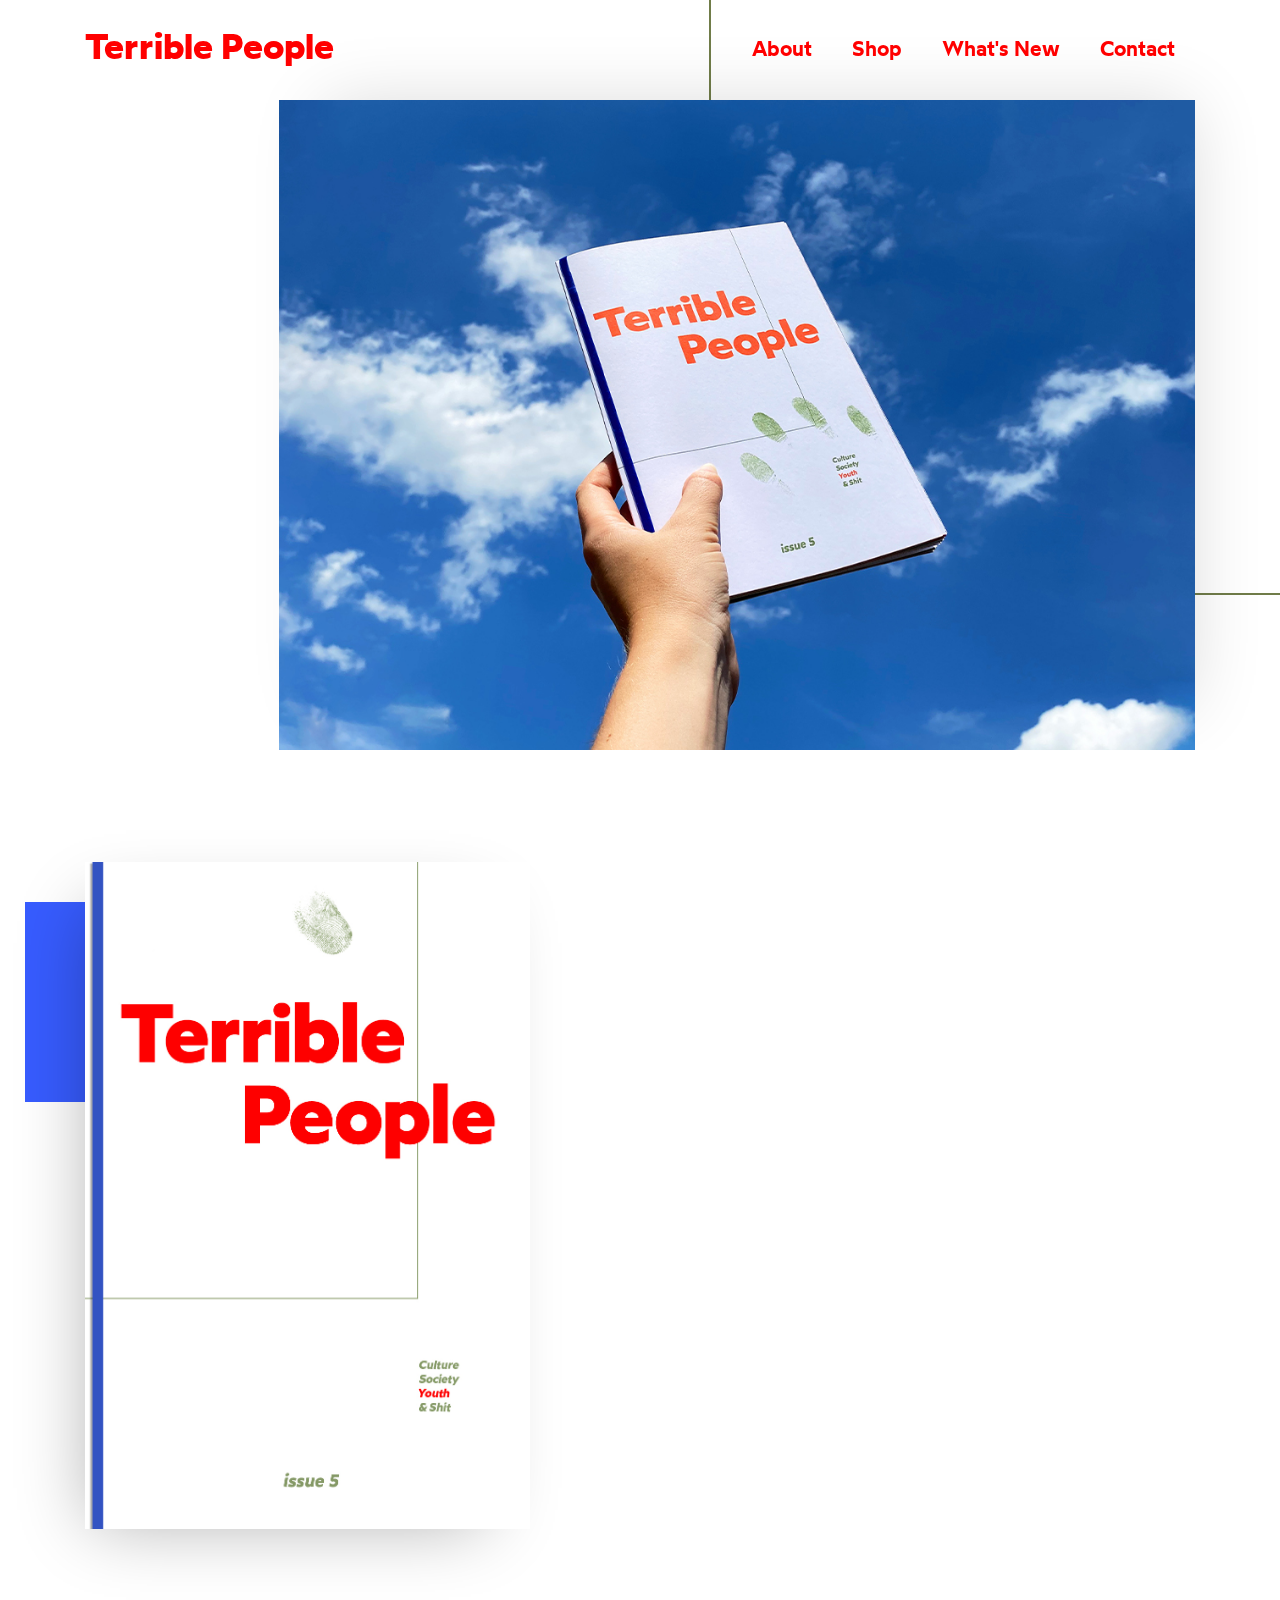
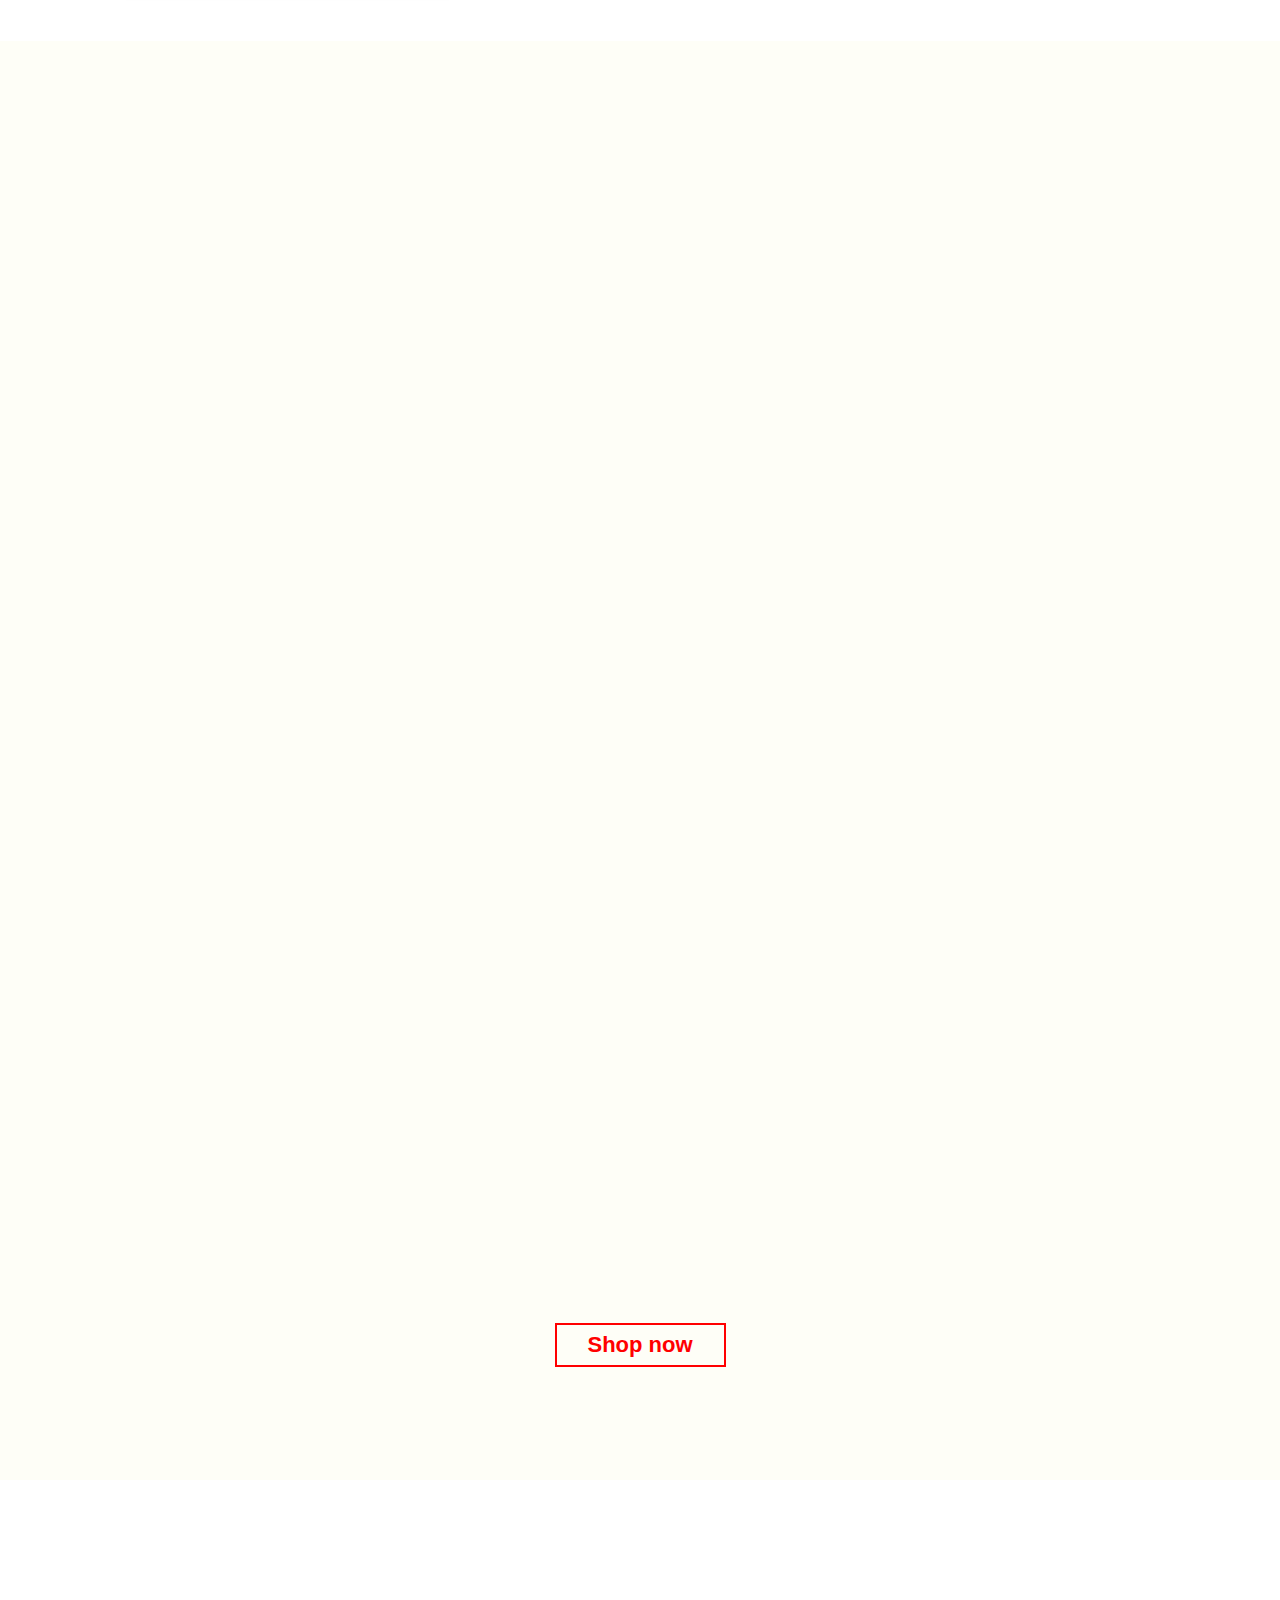
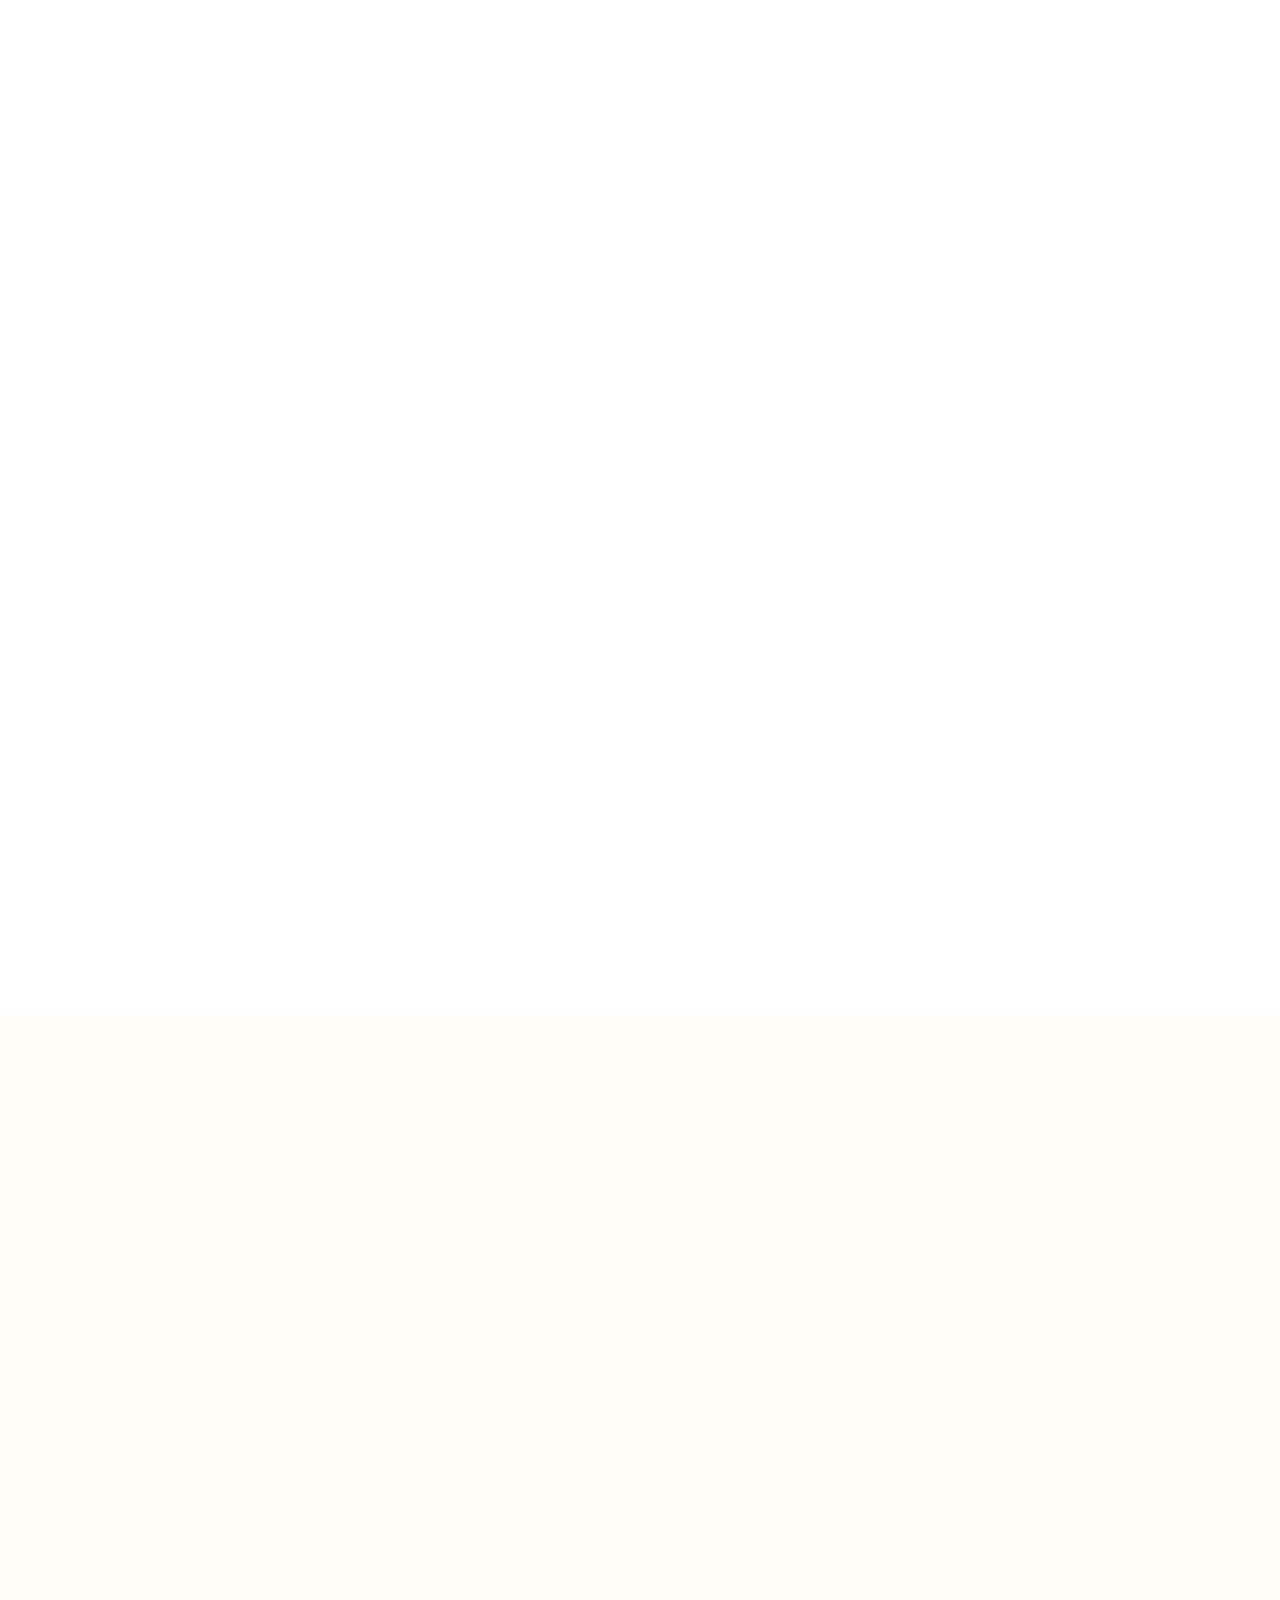
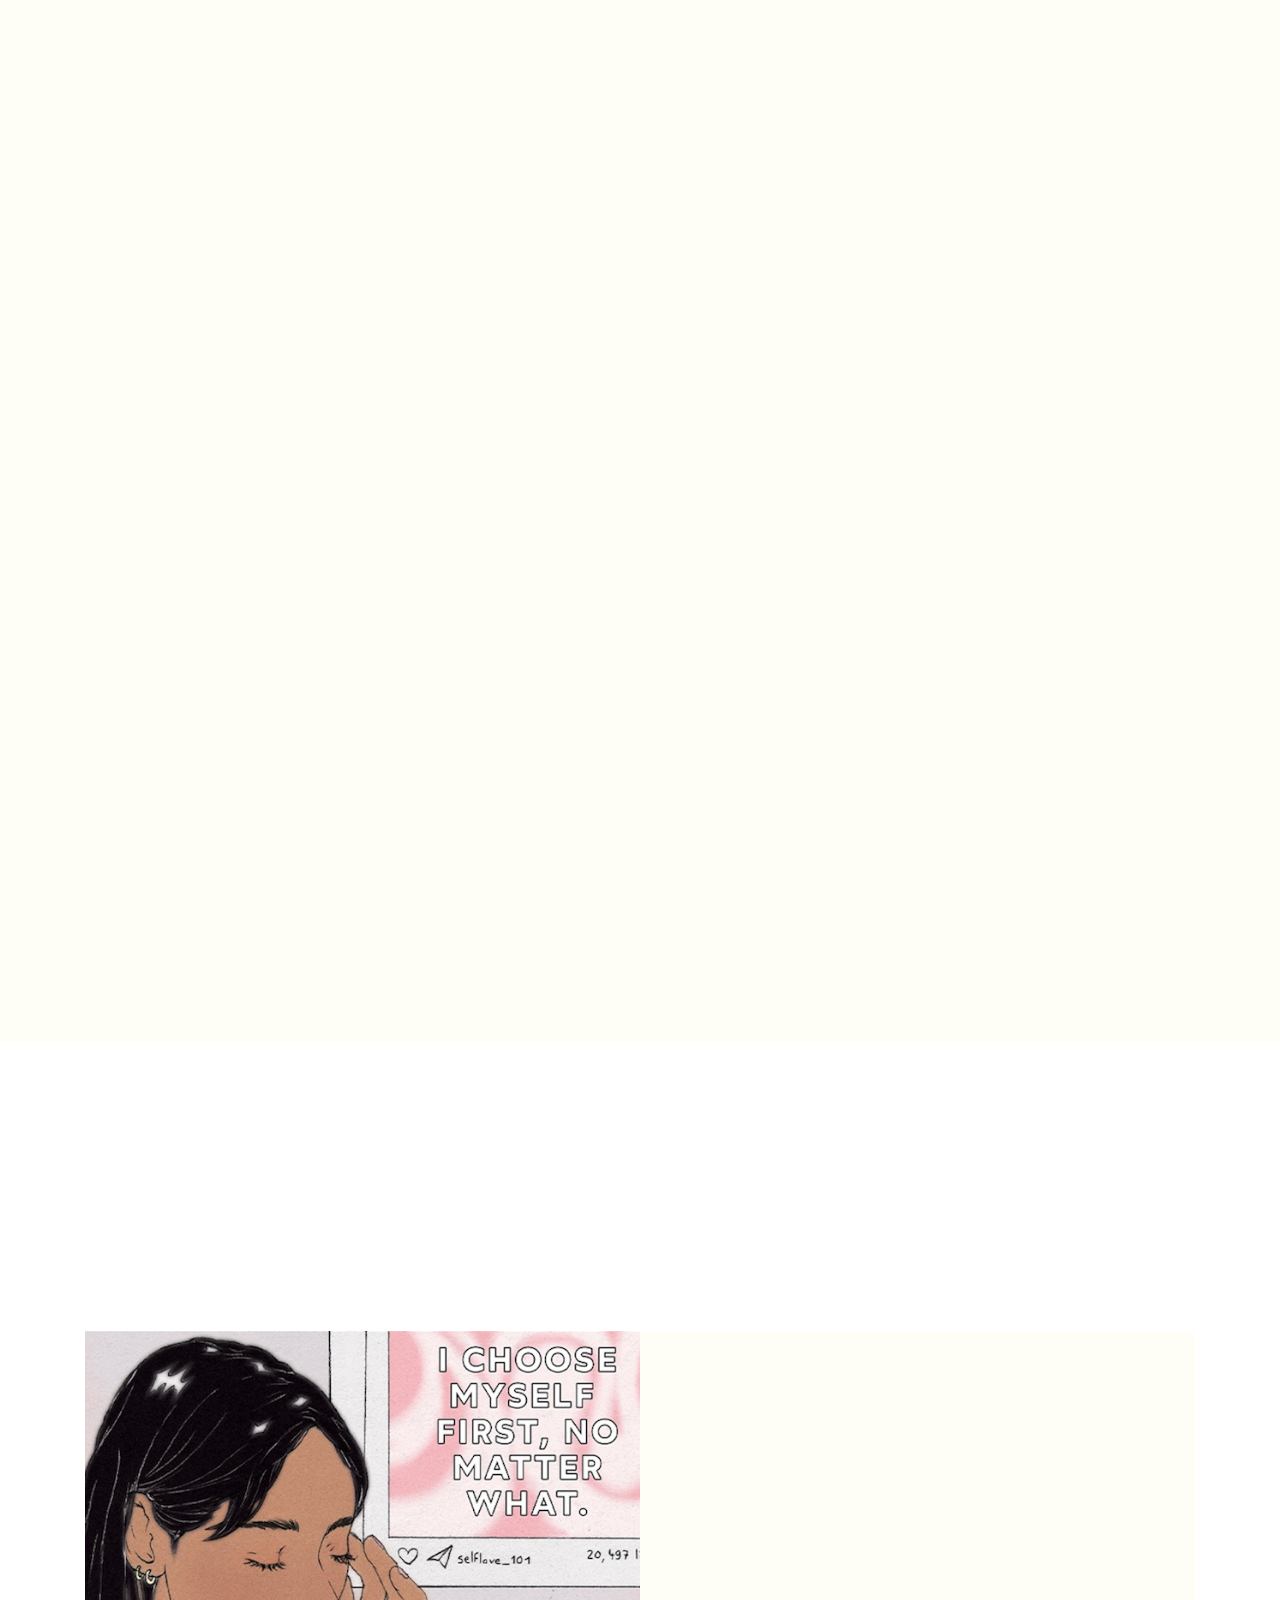
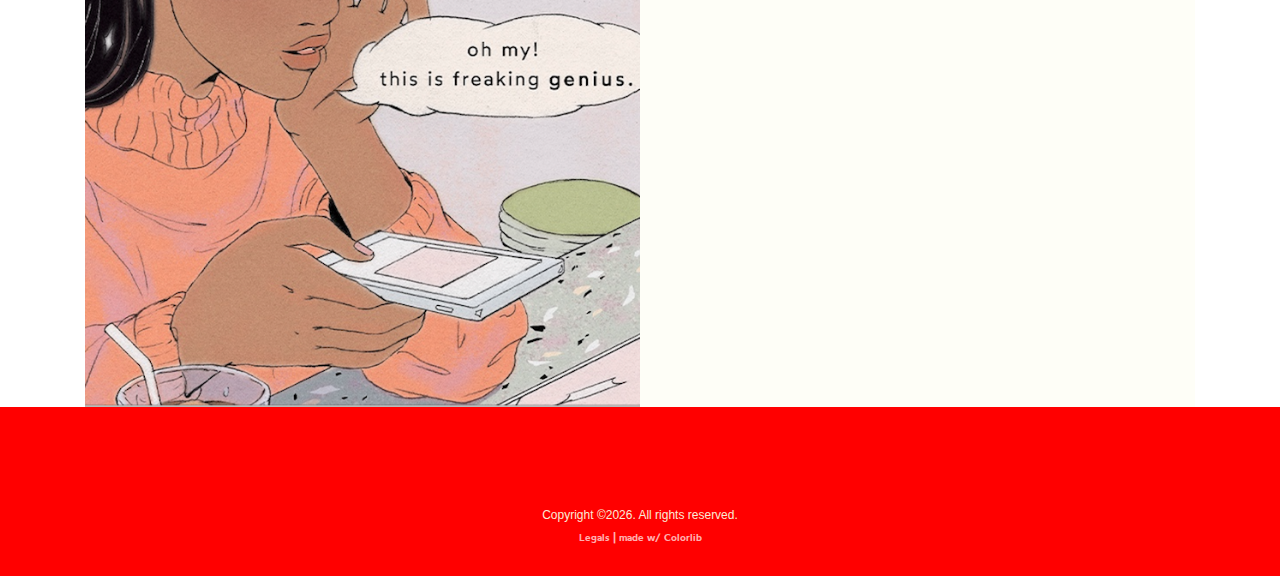
<file: index5.html>
<!DOCTYPE html>
<html lang="en" xmlns:og="http://ogp.me/ns#">
	<meta name="wb:op" content="14579285dc578598888f1ab295c0cf0d"/>
  <head>
    <title>Terrible People</title>
    <meta charset="utf-8">
	<meta property="og:site_name" content="terrible-people.com"/>
    <meta property="og:title" content="Terrible People Magazine"/>
    <meta property="og:description" content="If you've ever wondered why people do some stupid things, so have we..."/>
    <meta property="og:image" itemprop="image" content="http://terrible-people.com/images/tp4/logo_main_brown2.png"/>
	<meta property="og:image:type" content="image/jpg">
    <meta property="og:type" content="website"/>
	<meta property="og:image:width" content="300">
	<meta property="og:image:height" content="300">
    <meta property="og:url" content="http://terrible-people.com/">
    <meta name="viewport" content="width=device-width, initial-scale=1, shrink-to-fit=no">

	 <link rel="icon" type="image/png" href="images/tp5/favicon.jpg">

    <link href="https://fonts.googleapis.com/css?family=Poppins:100,200,300,400,500,600,700,800,900" rel="stylesheet">

    <link rel="stylesheet" href="css/open-iconic-bootstrap.min.css">
    <link rel="stylesheet" href="css/animate.css">

    <link rel="stylesheet" href="css/owl.carousel.min.css">
    <link rel="stylesheet" href="css/owl.theme.default.min.css">
    <link rel="stylesheet" href="css/magnific-popup.css">

    <link rel="stylesheet" href="css/aos.css">

    <link rel="stylesheet" href="css/ionicons.min.css">

    <link rel="stylesheet" href="css/flaticon.css">
    <link rel="stylesheet" href="css/icomoon.css">

	<link rel="stylesheet" href="css/wotfard.css" type="text/css" charset="utf-8" />
    <link rel="stylesheet" href="css/style5hp.css">

	 <link href="//cdn-images.mailchimp.com/embedcode/slim-10_7.css" rel="stylesheet" type="text/css">



  </head>
  <body data-spy="scroll" data-target=".site-navbar-target" data-offset="300">


    <nav class="navbar navbar-expand-lg navbar-dark ftco_navbar bg-dark ftco-navbar-light site-navbar-target" id="ftco-navbar">
	    <div class="container">
	      <h1><a class="navbar-brand" href="index.html">Terrible People</a></h1>
	      <button class="navbar-toggler js-fh5co-nav-toggle fh5co-nav-toggle" type="button" data-toggle="collapse" data-target="#ftco-nav" aria-controls="ftco-nav" aria-expanded="false" aria-label="Toggle navigation">
	        <span class="oi oi-menu"></span> Menu
	      </button>

	      <div class="collapse navbar-collapse" id="ftco-nav">
	        <ul class="navbar-nav nav ml-auto">
	          <li class="nav-item"><a href="#about-section" class="nav-link"><span>About</span></a></li>
	          <li class="nav-item"><a href="https://buystufffrom.terrible-people.com" class="nav-link"><span>Shop</span></a></li>
	          <li class="nav-item"><a href="#blog-section" class="nav-link"><span>What's New</span></a></li>
	          <li class="nav-item"><a href="#contact-section" class="nav-link"><span>Contact</span></a></li>
	        </ul>
	      </div>
	    </div>
	  </nav>
	  <section id="home-section" class="hero">
		  <div class="home-slider  owl-carousel">
	      <div class="slider-item">
	      	<div class="overlay"></div>
	        <div class="container">
	          <div class="row d-md-flex no-gutters slider-text align-items-end justify-content-end" data-scrollax-parent="true">
	          	<div class="one-third order-md-last img" style="background-image:url(images/tp5/header.jpg);">
	          		<div class="overlay"></div>
	          	</div>
		          <div class="one-forth d-flex  align-items-center ftco-animate" data-scrollax=" properties: { translateY: '70%' }">

		          	<div class="text">
						<h1 class="mb-4 mt-3">Did you ever wonder why?</h1>
		            </div>
		          </div>
	        	</div>
	        </div>
	      </div>



   <!--
<div class="slider-item">
	      	<div class="overlay"></div>
	        <div class="container">
	          <div class="row d-md-flex no-gutters slider-text align-items-end justify-content-end" data-scrollax-parent="true">
	          	<div class="one-third order-md-last img" style="background-image:url(images/trio4.jpg);">
	          		<div class="overlay"></div>
	          	</div>
		          <div class="one-forth d-flex  align-items-center ftco-animate" data-scrollax=" properties: { translateY: '70%' }">

		          	<div class="text">

							<h1m class="mb-4 mt-3"><a href="https://buystufffrom.terrible-people.com">SHOP<span> NOW</span>!</a></h1m>
		            </div>
		          </div>
	        	</div>
	        </div>
	      </div>


 EDIT <div class="slider-item">
	      	<div class="overlay"></div>
	        <div class="container">
	          <div class="row d-flex no-gutters slider-text align-items-end justify-content-end" data-scrollax-parent="true">
	          	<div class="one-third2 order-md-last img" style="background-image:url(images/trio.jpg);">
	          		<div class="overlay"></div>
	          	</div>
		          <div class="one-forth2 d-flex align-items-center ftco-animate" data-scrollax=" properties: { translateY: '70%' }">

		          	<div class="text">
			            <h1m class="mb-4 mt-3" style="font-size: 5.5rem;">Terrible<br> People</h1m>
			            <p><a href="#projects-section" class="btn-custom">SHOP NOW</a></p>
		            </div>
		          </div>
	        	</div>
	        </div>
	      </div> -->


		</div>
    </section>

    <section class="ftco-about ftco-counter img ftco-section" id="about-section">
    	<div class="container">
    		<div class="row d-flex">
    			<div class="col-md-66 col-lg-5 d-flex">
    				<div class="img-about img d-flex align-items-start">
    					<div class="overlay"></div>
	    				<div class="img d-flex align-items-center">
							 <img src="images/tp5/COVER_TP5_DIGITAL_Rubber-Bands.gif" alt="Terrible People Mag #5" style="width:100%;height:auto;">


	    				</div>
    				</div>
    			</div>


    			<div class="col-md-6 col-lg-7 pl-lg-5 py-5">
    				<div class="row justify-content-start pb-3">
		          <div class="col-md-12 heading-section ftco-animate">
		            <h2 class="mb-4" style="font-size: 34px;">If you’ve ever wondered why people do some stupid things, so have we...</h2>
		             <p><a style="font-weight: bold">Terrible People</a> is an independent magazine, which displays the ‘dark sides’ of human beings in a light and satirical way. Through essays, illustrations, interviews, photography, ... we explore different ways of thinking and try to reflect on our own behaviour. So, open up your minds, people!</p>
					  <p>In our <a style="font-weight: bold; color: #ff0000">Youth issue</a> we’re speaking about those so-called lazy, good for nothing teenagers, who don’t get their asses off the sofa. So let this sarcastic and taunting issue show you the darker sides in all of us.</p>
		          </div>
		        </div>

	          <div class="counter-wrap ftco-animate d-flex mt-md-3">
              <div class="text p-4 pr-5 bg-primary">
              	<p class="mb-0">
	                <span class="number" data-number="21">0</span>
	                <span>hard working people</span>
                </p>
              </div>
	          </div>
	        </div>
        </div>
    	</div>

    </section>



    <section class="ftco-section ftco-project bg-light" id="projects-section">
    	<div class="container">
    		<div class="row justify-content-center pb-5">
          <div class="col-md-12 heading-section text-center ftco-animate">
            <h2 class="mb-4">Shop our mags</h2>
            <p>Gotta catch 'em all</p>
          </div>
        </div>
    		<div class="row">
    			<div class="col-md-8">
					<a href="https://buystufffrom.terrible-people.com/product/collection-pack">
    				<div class="project img ftco-animate img-2 d-flex justify-content-center align-items-center" style="background-image: url(images/tp5/collectionpack.jpg);" href="https://buystufffrom.terrible-people.com/product/collection-pack">

    					<div class="overlay"></div>
	    				<div class="text text-center p-4">
	    					<h3>Collection Pack</h3>
	    				</div>
    				</div></a>
    			</div>

    			<div class="col-md-4">
    				<div class="row">
    					<div class="col-md-12">
		    				<div class="project img ftco-animate d-flex justify-content-center align-items-center" style="background-image: url(images/tp5/issue5.jpg);"><a href="https://buystufffrom.terrible-people.com/product/issue5">
		    					<div class="overlay"></div>
			    				<div class="text text-center p-4">
			    					<h3>#5 Youth</h3>
			    				</div>
								</a>
		    				</div>
	    				</div>
	    				<div class="col-md-12">
		    				<div class="project img ftco-animate d-flex justify-content-center align-items-center" style="background-image: url(images/tp4/issue4.jpg);">
								<a href="https://buystufffrom.terrible-people.com/product/issue4">
		    					<div class="overlay"></div>
			    				<div class="text text-center p-4">
			    					<h3>#4 Distance</h3>
			    				</div></a>
		    				</div>
	    				</div>
    				</div>
    			</div>
    			<div class="col-md-4">
    				<div class="project img ftco-animate d-flex justify-content-center align-items-center" style="background-image: url(images/tp4/issue1.jpg);">
							<div class="overlay2"></div>
	    				<div class="text text-center p-4">
	    					<h3>Sorry, it's gone</h3>
	    				</div>
    				</div>
  				</div>
  				<div class="col-md-4">
    				<div class="project img ftco-animate d-flex justify-content-center align-items-center" style="background-image: url(images/tp4/issue2.jpg);">
				<a href="https://buystufffrom.terrible-people.com/product/issue2">

    					<div class="overlay"></div>
	    				<div class="text text-center p-4">
	    					<h3>#2 Technology</h3>
	    				</div></a>
    				</div>
  				</div>

					<div class="col-md-4">
    				<div class="project img ftco-animate d-flex justify-content-center align-items-center" style="background-image: url(images/tp4/issue3.jpg);">
						<a href="https://buystufffrom.terrible-people.com/product/issue3">
    					<div class="overlay"></div>
	    				<div class="text text-center p-4">
	    					<h3>#3 Bodies</h3>
	    				</div></a>
    				</div>
				</div>
				<a class="btn-custom" href="https://buystufffrom.terrible-people.com">Shop now</a>
    		</div>
    	</div>
    </section>


	  	<section class="ftco-section" id="skills-section">
			<div class="container">
			<div class="row justify-content-center pb-5">
          <div class="col-md-12 heading-section text-center ftco-animate">
            <h2 class="mb-4">Terrible People are everywhere</h2>
            <p>Contact us to become our next stockist</p>
          </div>
        </div>




        <div class="rowstockist">

					<div class="col-md-4 text-center d-flex ftco-animate">
						<div class="services-1">
							<div class="desc">

								<h3 class="mb-4">Canada</h3>
								<p>Dans l'Espace | Montréal
								<br></p>
								<br>


								<h3 class="mb-4">Germany</h3>
								<p>Do you read me?! | Berlin
								<br><a href="https://www.rosa-wolf.com" target="_blank">Rosa Wolf | Berlin</a>
								<br><a href="https://gudbergnerger.com" target="_blank">Gudberg Nerger | Hamburg</a>
								<br>Superjuju | Stuttgart
								<br></p>
								<br>

								<h3 class="mb-4">Italy</h3>
								<p>Edicola 518 | Perugia
									<br><a href="https://www.frabsmagazines.com" target="_blank">Frab's Magazines & More | Forlì</a>
								</p>
								<br>

								<h3 class="mb-4">Portugal</h3>
								<p><a href="https://www.underthecover.pt" target="_blank">Under the Cover | Lisbon</a>
								<br>Hello, Kristof | Lisbon
								<br></p>
								<br>

							</div>
						</div>
					</div>



					<div class="col-md-4 text-center d-flex ftco-animate">
						<div class="services-1">
							<div class="desc">

								<h3 class="mb-4">England</h3>
								<p class="meta"><a href="https://magculture.com" target="_blank">MagCulture | London</a>
								<br><a href="https://magma-shop.com" target="_blank">Magma | London</a>
								<br>Village | Leeds
									<br></p>
									<br>

								<h3 class="mb-4">Greece</h3>
								<p>Neon Raum | Athens
								<br></p>
								<br>




								<h3 class="mb-4">Ireland</h3>
								<p>The Library Project | Dublin
								</p>
								<br>

								<h3 class="mb-4">Spain</h3>
								<p><a href="https://www.chandal.tv/collections/revistas" target="_blank">Chandal | Barcelona</a>
								<br></p>
								<br>

								<h3 class="mb-4">United States of America</h3>
								<p>Skylight Books | Los Angeles
								<br></p>

							</div>
						</div>
					</div>

			<div class="col-md-4 text-center d-flex ftco-animate">
						<div class="services-1">
							<div class="desc">

								<h3 class="mb-4">France</h3>
								<p>Show Show | Nantes
								<br><a href="https://cahiercentral.com/shop/" target="_blank">Cahier Central | Paris</a>
								<br>Librairie sans titre | Paris</p>
								<br>


								<h3 class="mb-4">Hong Kong</h3>
								<p>Kubrick | Hong Kong
								<br></p>
								<br>


								<h3 class="mb-4">Netherland</h3>
								<p><a href="https://www.athenaeum.nl/magazines/" target="_blank">Athaneum Nieuwscentrum | Amsterdam</a>
								</p>
								<br>




								<h3 class="mb-4">Sweden</h3>
								<p><a href="https://papercutshop.se" target="_blank">Papercut | Stockholm</a>
								<br></p>
								<br>

								<h3 class="mb-4">Taiwan</h3>
								<p><a href="https://pon-ding.com/" target="_blank">Pon-Ding | Taipei</a>
								<br></p>


							</div>
						</div>
					</div>


				</div>
			</div>
		</section>


    <section class="ftco-section bg-light" id="blog-section">
      <div class="container">
        <div class="row justify-content-center mb-5">
          <div class="col-md-12 heading-section text-center ftco-animate">
            <h2 class="mb-4">What's new?</h2>
            <p>Publications and awards</p>
          </div>
        </div>
        <div class="row d-flex">

		<div class="col-md-41 d-flex ftco-animate">
          	<div class="blog-entry">
              <a href="https://www.stackmagazines.com/art-design/an-ode-to-bitching/" class="block-20" style="background-image: url('images/tp4/press/stack.jpg');">
              </a>
              <div class="text mt-3 float-right d-block">
              	<div class="d-flex align-items-center mb-3 meta">
	                <p class="mb-0">
	                	<span class="mr-2">May, 21 | STACK Editorial</span>
	                </p>
                </div>
                <h3 class="heading"><a href="https://www.stackmagazines.com/art-design/an-ode-to-bitching/">An ode to bitching</a></h3>
              </div>
            </div>
          </div>




			<div class="col-md-41 d-flex ftco-animate">
          	<div class="blog-entry">
              <a href="https://www.arts.ac.uk/colleges/london-college-of-communication/stories/bookshelf-picks-annie-masciave-on-zines,-aesthetics-and-photography" class="block-20" style="background-image: url('images/tp4/press/ual_black.jpg');">
              </a>
              <div class="text mt-3 float-right d-block">
              	<div class="d-flex align-items-center mb-3 meta">
	                <p class="mb-0">
	                	<span class="mr-2">May, 20 | UAL x LCC</span>
	                </p>
                </div>
                <h3 class="heading"><a href="https://www.arts.ac.uk/colleges/london-college-of-communication/stories/bookshelf-picks-annie-masciave-on-zines,-aesthetics-and-photography">Bookshelf Picks: Annie Masciavè</a></h3>
              </div>
            </div>
          </div>

			<div class="col-md-41 d-flex ftco-animate">
          	<div class="blog-entry">
              <a href="https://www.frabsmagazines.com/en/blogs/frabs-blog/terrible-people" class="block-20" style="background-image: url('images/tp4/press/frabs_logo.jpg');">
              </a>
              <div class="text mt-3 float-right d-block">
              	<div class="d-flex align-items-center mb-3 meta">
	                <p class="mb-0">
	                	<span class="mr-2">March, 20 | Frab's Magazines</span>
	                </p>
                </div>
                <h3 class="heading"><a href="https://www.frabsmagazines.com/en/blogs/frabs-blog/terrible-people">Blog post: Terrible People #3</a></h3>
              </div>
            </div>
          </div>

			<div class="col-md-41 d-flex ftco-animate">
          	<div class="blog-entry">
              <a href="https://www.stackmagazines.com/update/stack-awards-2019-best-use-of-illustration/" class="block-20" style="background-image: url('images/press8.jpg');">
              </a>
              <div class="text mt-3 float-right d-block">
              	<div class="d-flex align-items-center mb-3 meta">
	                <p class="mb-0">
	                	<span class="mr-2">October, 19 | STACK Awards</span>
	                </p>
                </div>
                <h3 class="heading"><a href="https://www.stackmagazines.com/update/stack-awards-2019-best-use-of-illustration/">SHORTLISTED: Best Use of Illustration</a></h3>
              </div>
            </div>
          </div>


          <div class="col-md-41 d-flex ftco-animate">
          	<div class="blog-entry justify-content-end">
              <a href="https://magculture.com/terrible-people-3/" class="block-20" style="background-image: url('images/press7.jpg');">
              </a>
              <div class="text mt-3 float-right d-block">
              	<div class="d-flex align-items-center mb-3 meta">
	                <p class="mb-0">
	                	<span class="mr-2">April, 19 | MagCulture</span>
	                </p>
                </div>
                <h3 class="heading"><a href="https://magculture.com/terrible-people-3/">Out now: Terrible People #3</a></h3>
              </div>
            </div>
          </div>


          <div class="col-md-41 d-flex ftco-animate">
          	<div class="blog-entry justify-content-end">
              <a href="https://issuu.com/subbacultcha/docs/issue_12_issuu" class="block-20" style="background-image: url('images/subbacultcha.jpg');">
              </a>
              <div class="text mt-3 float-right d-block">
              	<div class="d-flex align-items-center mb-3 meta">
	                <p class="mb-0">
	                	<span class="mr-2">May, 18 | Subbacultcha Magazine</span>
	                </p>
                </div>
                <h3 class="heading"><a href="https://issuu.com/subbacultcha/docs/issue_12_issuu">Editors' Recommendation: Terrible People Mag</a></h3>

              </div>
            </div>
          </div>
          <div class="col-md-41 d-flex ftco-animate">
          	<div class="blog-entry">
              <a href="https://www.stackmagazines.com/art-design/terrible-people-magazine-interview/" class="block-20" style="background-image: url('images/stack2.jpg');">
              </a>
              <div class="text mt-3 float-right d-block">
              	<div class="d-flex align-items-center mb-3 meta">
	                <p class="mb-0">
	                	<span class="mr-2">February, 18 | STACK Editorial</span>
	                </p>
                </div>
                <h3 class="heading"><a href="https://www.stackmagazines.com/art-design/terrible-people-magazine-interview/">Terrible People wants to know why ...</a></h3>
              </div>
            </div>
          </div>

			     <div class="col-md-41 d-flex ftco-animate">
          	<div class="blog-entry">
              <a href="https://www.stackmagazines.com/art-design/stack-awards-student-magazine-2017/" class="block-20" style="background-image: url('images/press4.jpg');">
              </a>
              <div class="text mt-3 float-right d-block">
              	<div class="d-flex align-items-center mb-3 meta">
	                <p class="mb-0">
	                	<span class="mr-2">November, 17 | STACK Awards</span>
	                </p>
                </div>
                <h3 class="heading"><a href="https://www.stackmagazines.com/art-design/stack-awards-student-magazine-2017/">SHORTLISTED: Student Magazine of the Year</a></h3>
              </div>
            </div>
          </div>

				     <div class="col-md-41 d-flex ftco-animate">
          	<div class="blog-entry">
              <a href="https://www.lebonbon.fr/paris/news/terrible-people-magazine-personnes-horribles/" class="block-20" style="background-image: url('images/lebonbon.jpg');">
              </a>
              <div class="text mt-3 float-right d-block">
              	<div class="d-flex align-items-center mb-3 meta">
	                <p class="mb-0">
	                	<span class="mr-2">October, 17 | Le Bonbon</span>
	                </p>
                </div>
                <h3 class="heading"><a href="https://www.lebonbon.fr/paris/news/terrible-people-magazine-personnes-horribles/">Il existe désormais un magazine dédié aux horribles personnes</a></h3>
              </div>
            </div>
          </div>

			     <div class="col-md-41 d-flex ftco-animate">
          	<div class="blog-entry">
              <a href="https://www.lesinrocks.com/2017/10/31/style/style/terrible-people-le-magazine-la-gloire-des-personnes-horribles/" class="block-20" style="background-image: url('images/press2.png');">
              </a>
              <div class="text mt-3 float-right d-block">
              	<div class="d-flex align-items-center mb-3 meta">
	                <p class="mb-0">
	                	<span class="mr-2">October, 17 | LES INROCKUPTIBLES</span>
	                </p>
                </div>
                <h3 class="heading"><a href="https://www.lesinrocks.com/2017/10/31/style/style/terrible-people-le-magazine-la-gloire-des-personnes-horribles/">Terrible People, le magazine à la gloire des “personnes horribles”</a></h3>
              </div>
            </div>
          </div>



			     <div class="col-md-41 d-flex ftco-animate">
          	<div class="blog-entry">
              <a href="https://www.stackmagazines.com/art-design/terrible-people-magazine/" class="block-20" style="background-image: url('images/stack1.jpg');">
              </a>
              <div class="text mt-3 float-right d-block">
              	<div class="d-flex align-items-center mb-3 meta">
	                <p class="mb-0">
	                	<span class="mr-2">September, 17 | STACK Editorial</span>
	                </p>
                </div>
                <h3 class="heading"><a href="https://www.stackmagazines.com/art-design/terrible-people-magazine/">Five reasons to love this magazine about hating people</a></h3>
              </div>
            </div>
          </div>


        </div>
      </div>
    </section>

    <section class="ftco-section contact-section ftco-no-pb" id="contact-section">
      <div class="container">
      	<div class="row justify-content-center mb-5">
          <div class="col-md-12 heading-section text-center ftco-animate">
            <h2 class="mb-4">Contact us</h2>
            <p>Drop us a mail for any requests</p>
          </div>
        </div>

        <div class="row no-gutters block-9">

			   <div class="col-md-6 d-flex">

          	<div class="img" style="background-image: url(images/tp5/contact2.jpg);" >
			  </div>
          </div>

 <div class="col-md-6 order-md-last d-flex">
      <form action="https://gmail.us2.list-manage.com/subscribe/post?u=8f94e426c07214da91acd0412&amp;id=d98b1d8214" method="post" id="mc-embedded-subscribe-form" name="mc-embedded-subscribe-form" enctype="multipart/form-data" class="bg-light p-4 p-md-5 validate" target="_blank" novalidate>
           <div class="col-md-12 heading-section text-center ftco-animate">
				<h3 class="mb-4">Say hello</h3>
			   <p>There you go, here's our mail. Feel free sending us whatever you want!<br>(no nudes, please... we've had enough)</p>
			   <a class="btn btn-primary py-3 px-5" href="mailto:terriblepeoplemag@gmail.com?subject=We need to talk!">We need to talk</a>


			   				<h3 class="mb-4"><br>Want to know more?</h3>
						<p>Then better sign up for our newsletter!<br>Some terribly good news are waiting:</p>
		<input type="submit" value="Subscribe me now" name="subscribe" id="mc-embedded-subscribe" class="btn btn-primary py-3 px-5">
		   </div>
     </form>
  </div>


        </div>
      </div>
    </section>


    <footer class="ftco-footer ftco-section">
        <div class="row">
				   <div class="col-md-12 text-center">
        <div class="col-md-12 text-center" style="color:antiquewhite">
			 <ul class="ftco-footer-social list-unstyled float-md-12">
                <li class="ftco-animate"><a href="https://www.instagram.com/terriblepeoplemag/"><span class="icon-instagram"></span></a></li>
 				<li class="ftco-animate"><a href="https://www.facebook.com/terriblepeoplemagazine/"><span class="icon-facebook"></span></a></li>
              </ul>
            <!-- Link back to Colorlib can't be removed. Template is licensed under CC BY 3.0. -->
  Copyright &copy;<script>document.write(new Date().getFullYear());</script>. All rights reserved. <br>

			<p><a href="legals5.html">Legals</a> | <a>made w/ <a href="https://colorlib.com">Colorlib</a></a>
  <!-- Link back to Colorlib can't be removed. Template is licensed under CC BY 3.0. --></p>
          </div>
			 </div>
        </div>

    </footer>



  <!-- loader -->
  <div id="ftco-loader" class="show fullscreen"><svg class="circular" width="48px" height="48px"><circle class="path-bg" cx="24" cy="24" r="22" fill="none" stroke-width="4" stroke="#eeeeee"/><circle class="path" cx="24" cy="24" r="22" fill="none" stroke-width="4" stroke-miterlimit="10" stroke="#F96D00"/></svg></div>


  <script src="js/jquery.min.js"></script>
  <script src="js/jquery-migrate-3.0.1.min.js"></script>
  <script src="js/popper.min.js"></script>
  <script src="js/bootstrap.min.js"></script>
  <script src="js/jquery.easing.1.3.js"></script>
  <script src="js/jquery.waypoints.min.js"></script>
  <script src="js/jquery.stellar.min.js"></script>
  <script src="js/owl.carousel.min.js"></script>
  <script src="js/jquery.magnific-popup.min.js"></script>
  <script src="js/aos.js"></script>
  <script src="js/jquery.animateNumber.min.js"></script>
  <script src="js/scrollax.min.js"></script>

  <script src="js/main.js"></script>

  </body>
</html>
</file>
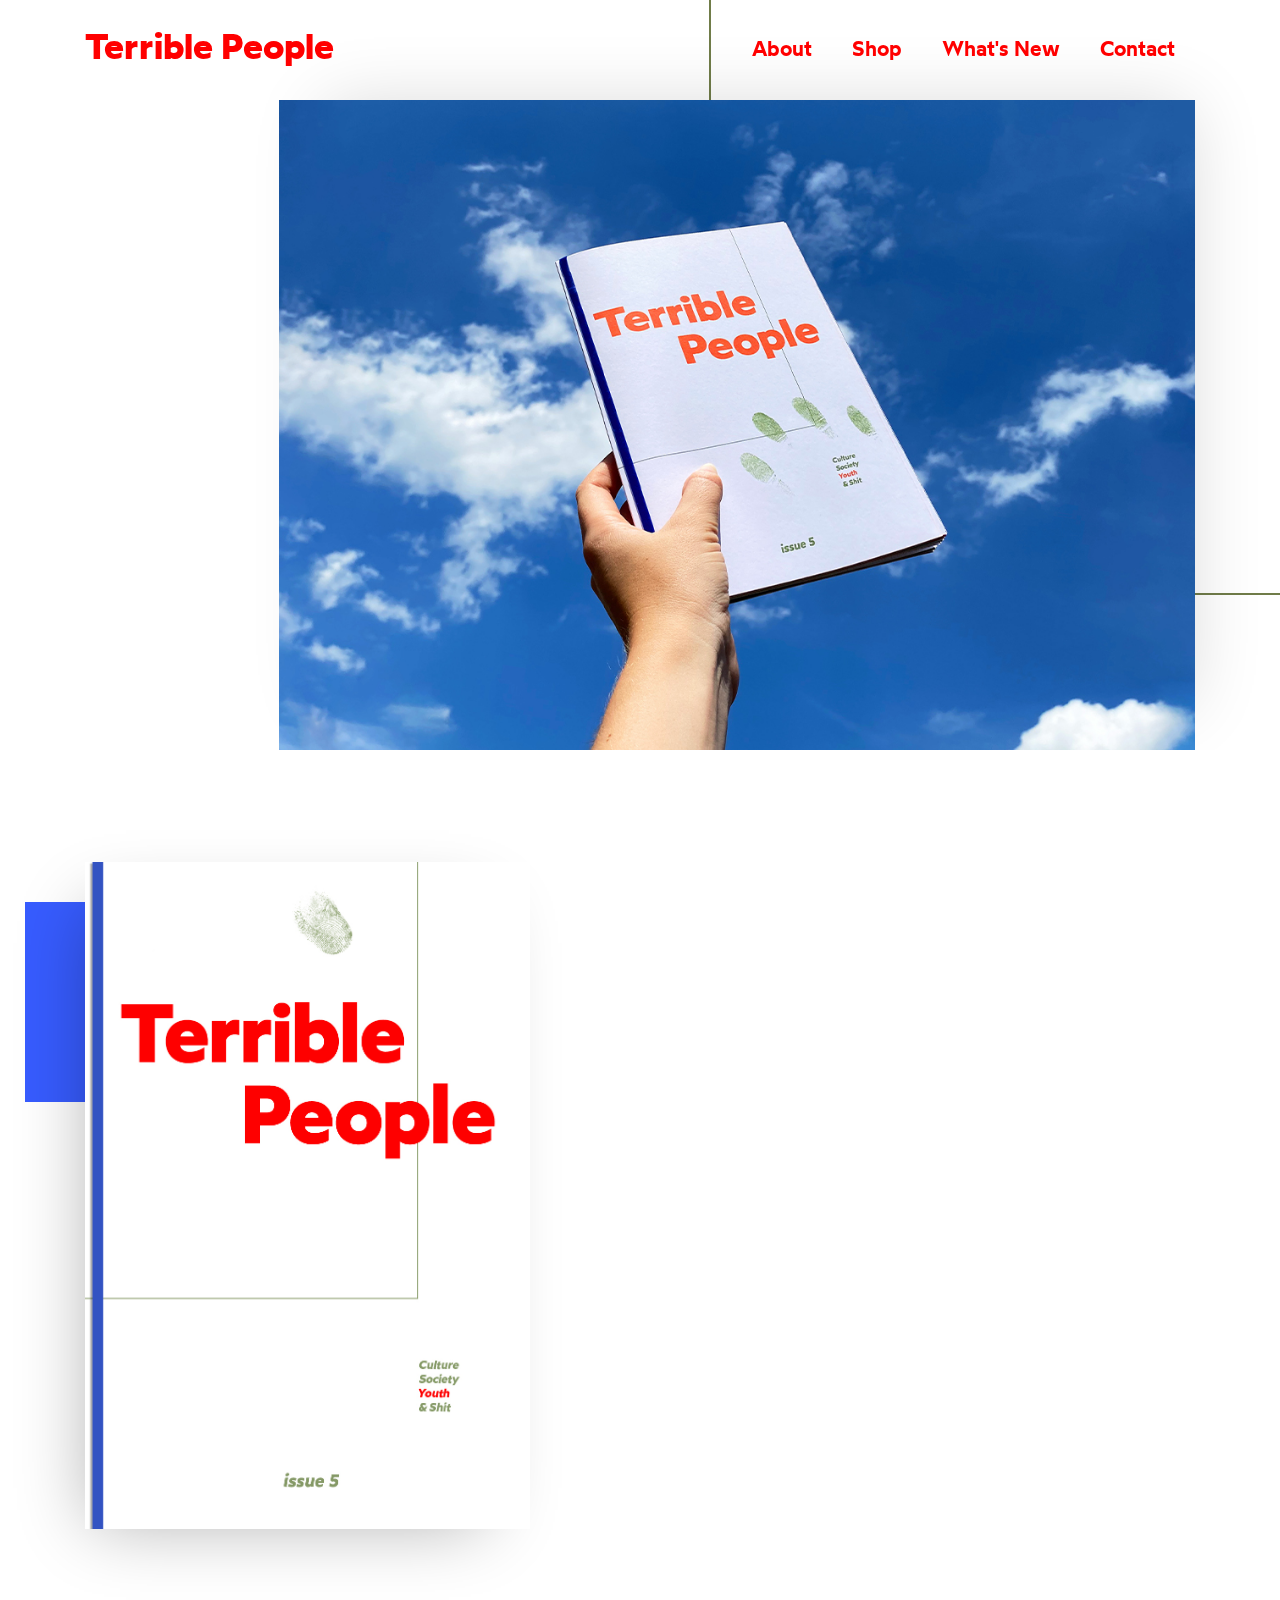
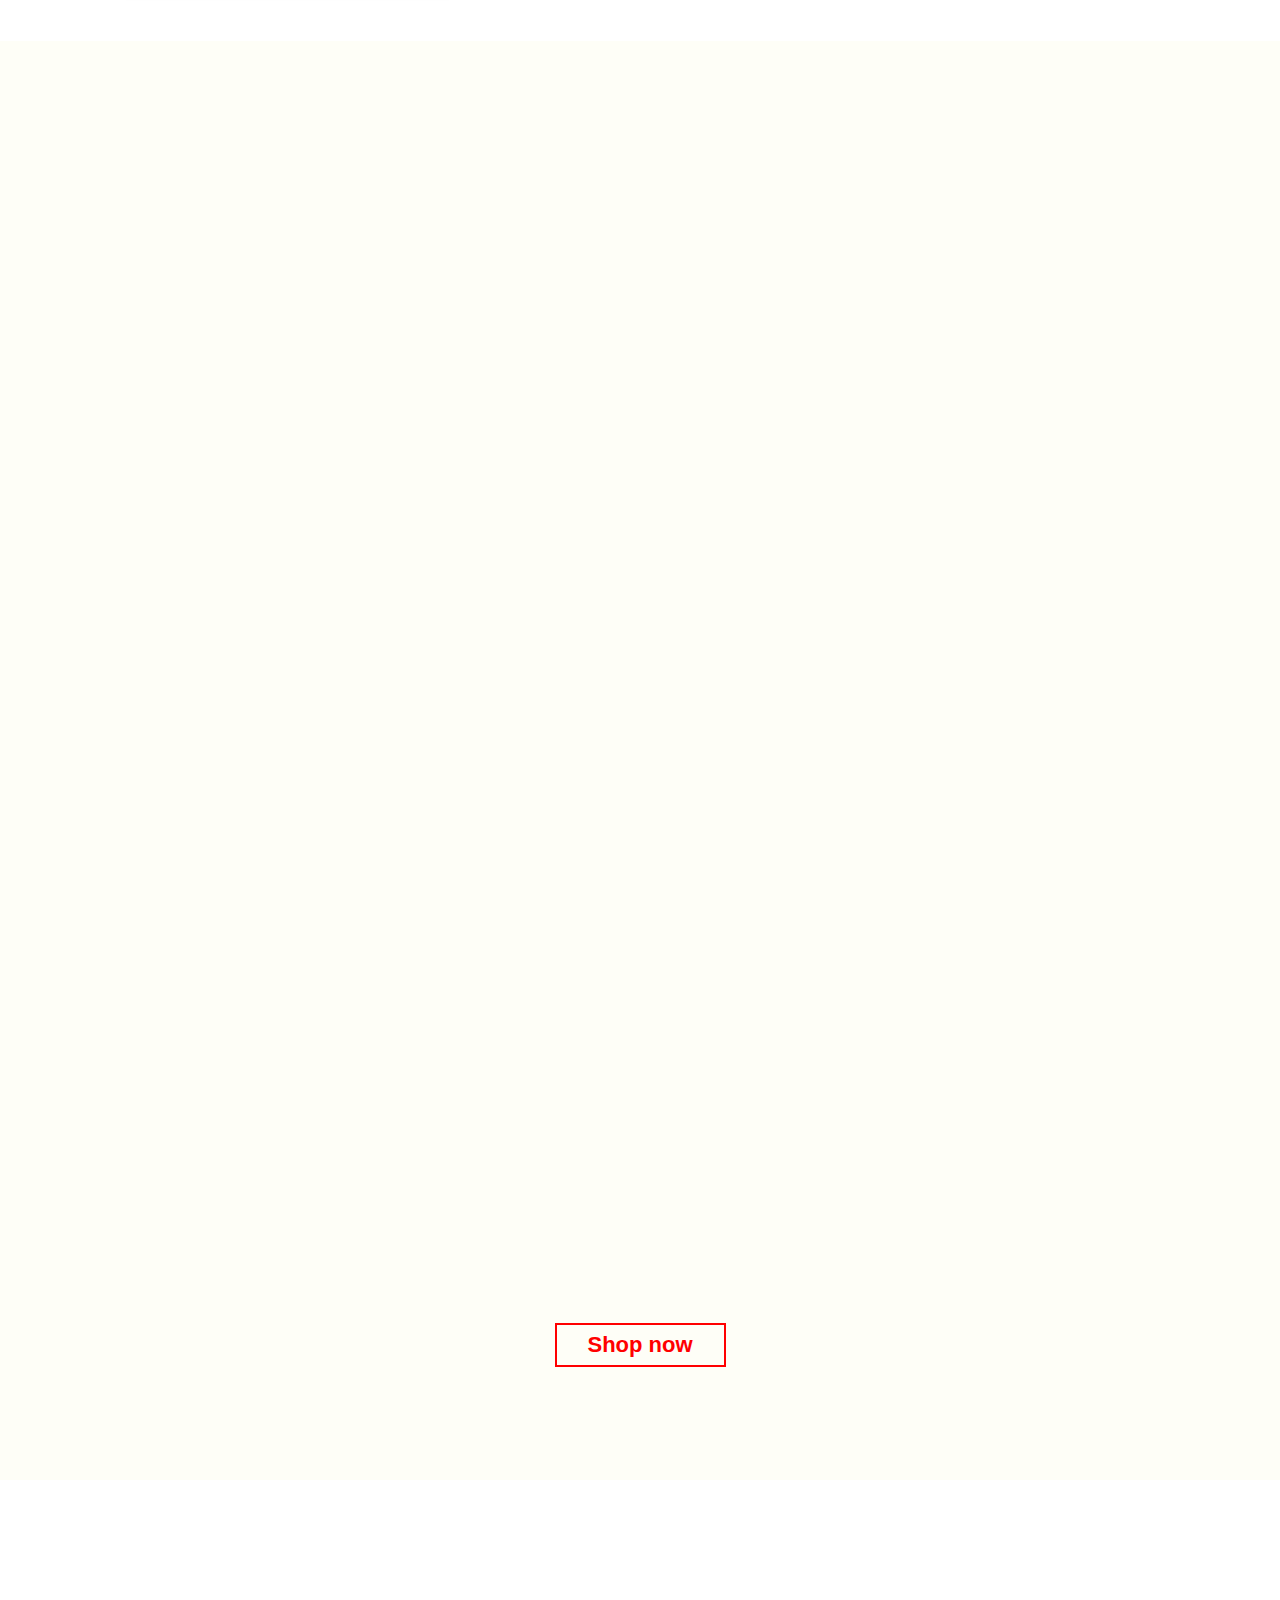
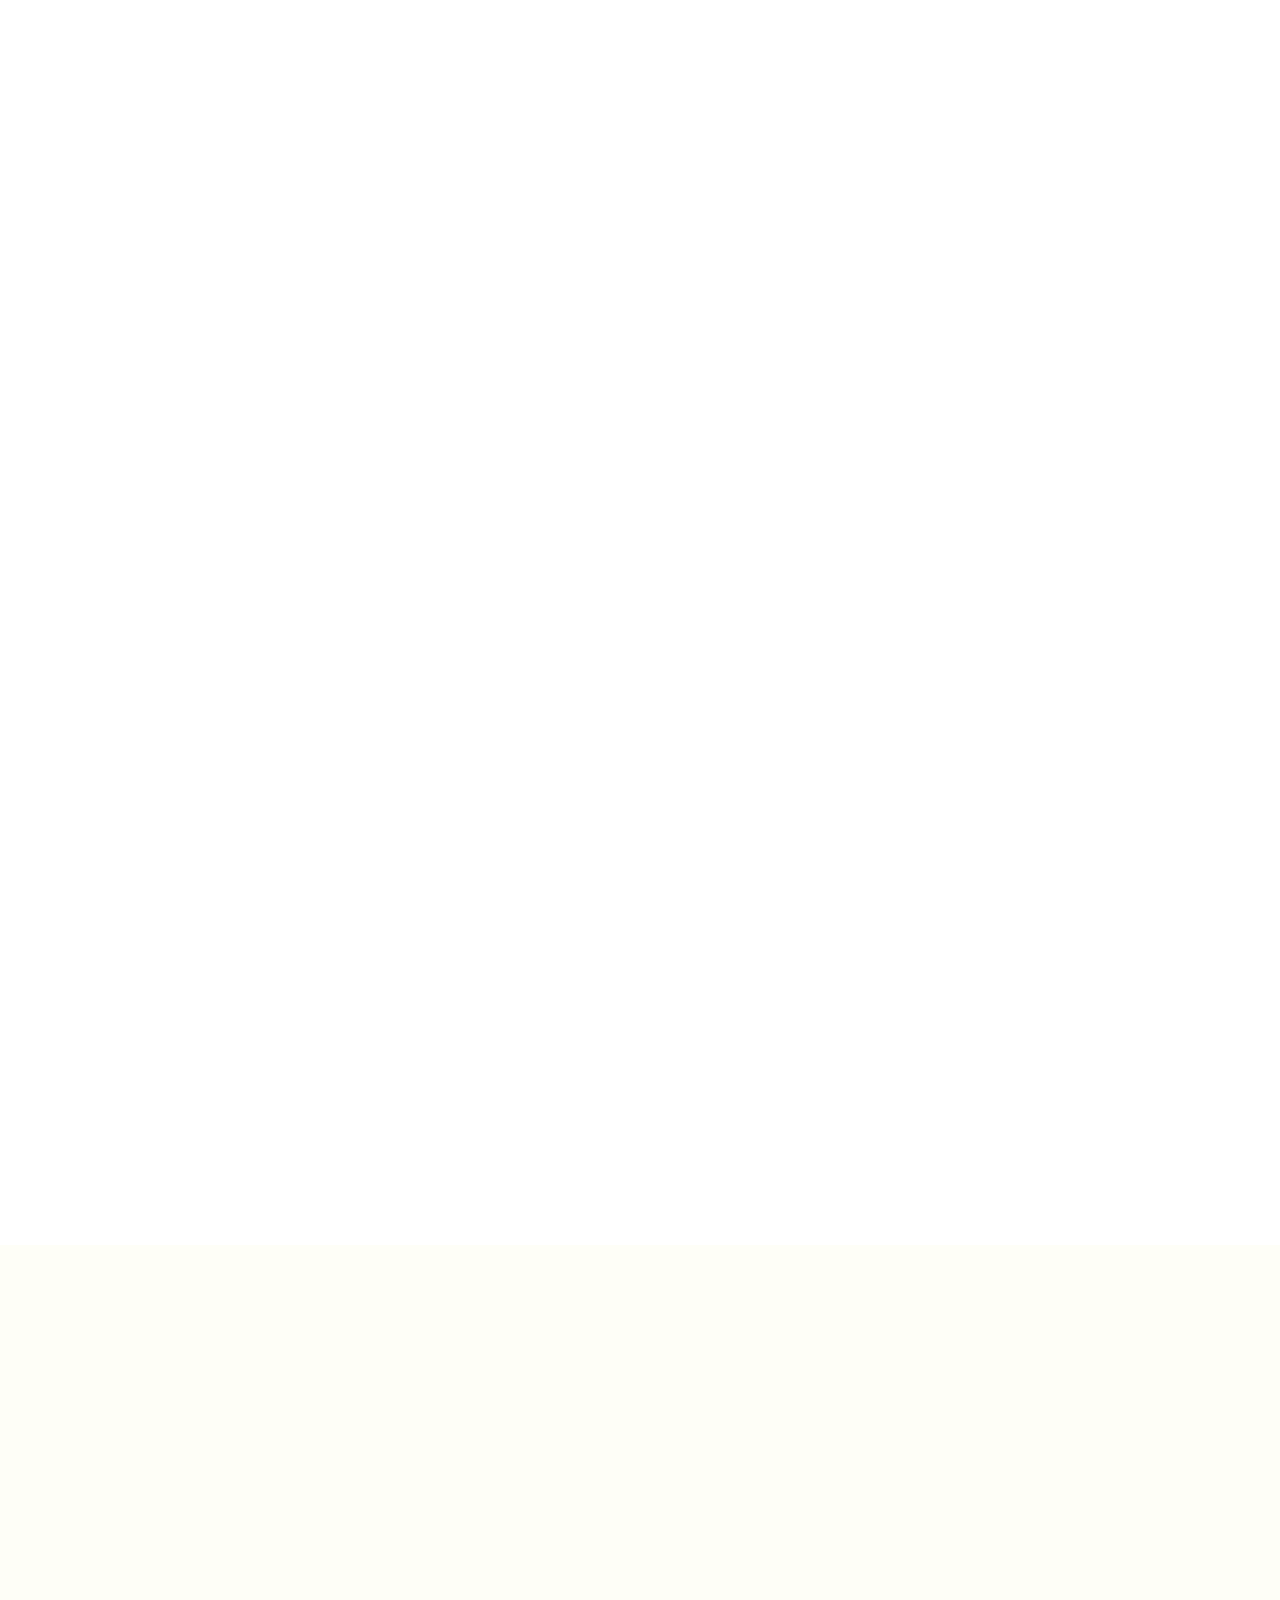
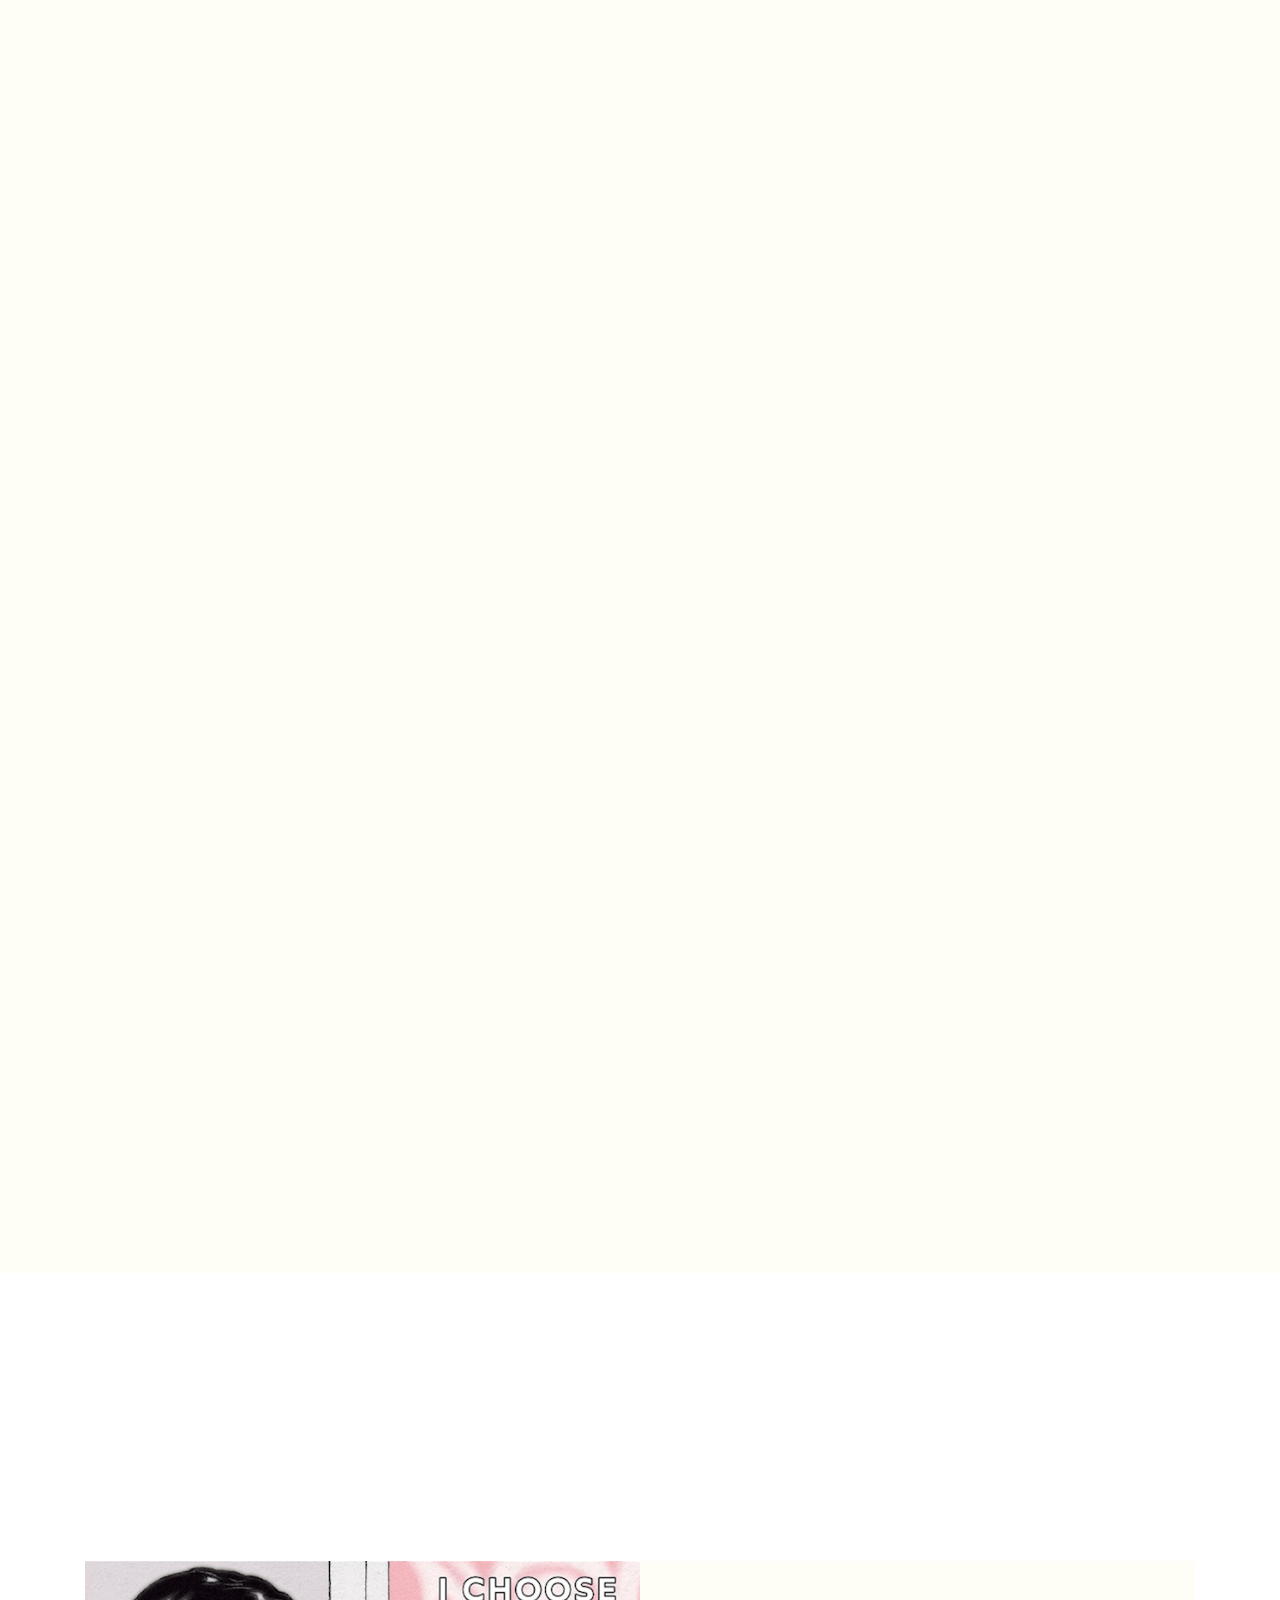
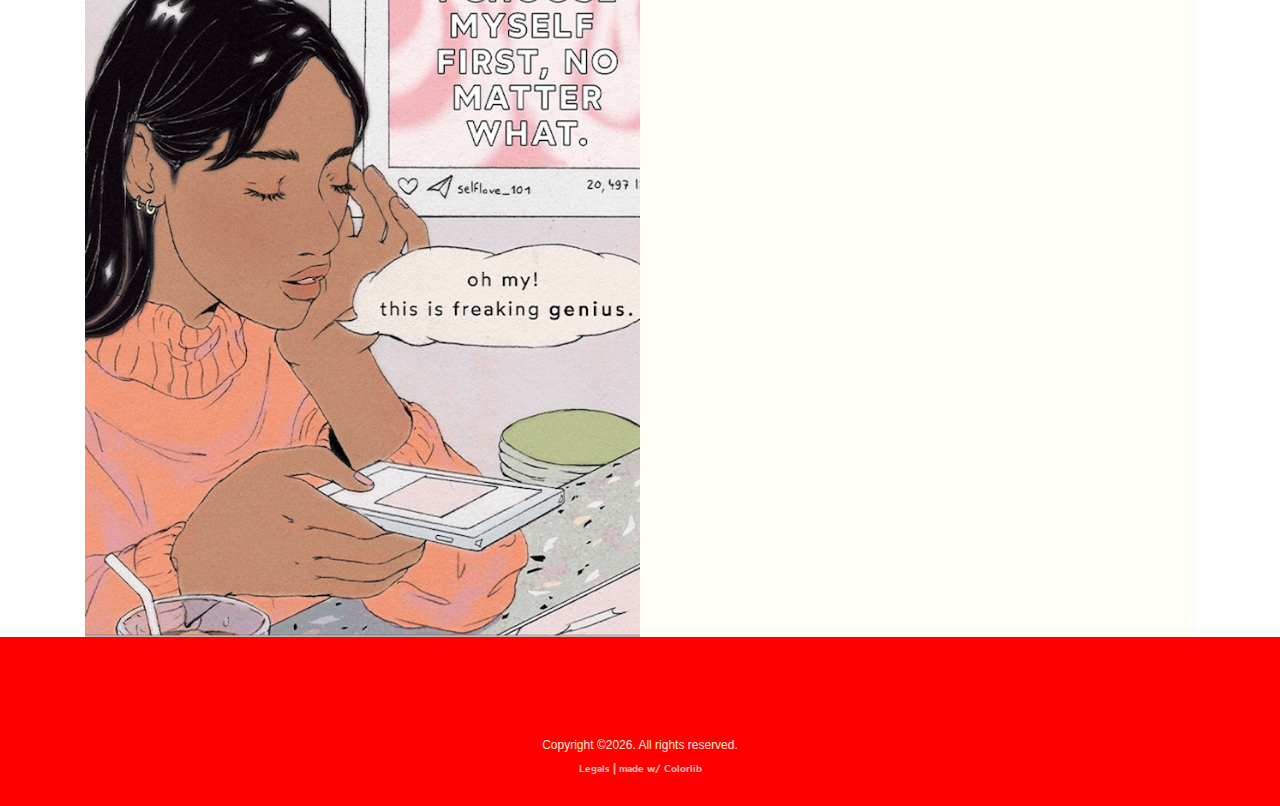
<file: index5_v3.html>
<!DOCTYPE html>
<html lang="en" xmlns:og="http://ogp.me/ns#">
	<meta name="wb:op" content="14579285dc578598888f1ab295c0cf0d"/>
  <head>
    <title>Terrible People</title>
    <meta charset="utf-8">
	<meta property="og:site_name" content="terrible-people.com"/>
    <meta property="og:title" content="Terrible People Magazine"/>
    <meta property="og:description" content="If you've ever wondered why people do some stupid things, so have we..."/>
    <meta property="og:image" itemprop="image" content="http://terrible-people.com/images/tp4/logo_main_brown2.png"/>
	<meta property="og:image:type" content="image/jpg">
    <meta property="og:type" content="website"/>
	<meta property="og:image:width" content="300">
	<meta property="og:image:height" content="300">
    <meta property="og:url" content="http://terrible-people.com/">
    <meta name="viewport" content="width=device-width, initial-scale=1, shrink-to-fit=no">

	 <link rel="icon" type="image/png" href="images/tp5/favicon.jpg">

    <link href="https://fonts.googleapis.com/css?family=Poppins:100,200,300,400,500,600,700,800,900" rel="stylesheet">

    <link rel="stylesheet" href="css/open-iconic-bootstrap.min.css">
    <link rel="stylesheet" href="css/animate.css">

    <link rel="stylesheet" href="css/owl.carousel.min.css">
    <link rel="stylesheet" href="css/owl.theme.default.min.css">
    <link rel="stylesheet" href="css/magnific-popup.css">

    <link rel="stylesheet" href="css/aos.css">

    <link rel="stylesheet" href="css/ionicons.min.css">

    <link rel="stylesheet" href="css/flaticon.css">
    <link rel="stylesheet" href="css/icomoon.css">

	<link rel="stylesheet" href="css/wotfard.css" type="text/css" charset="utf-8" />
    <link rel="stylesheet" href="css/style5hp.css">

	 <link href="//cdn-images.mailchimp.com/embedcode/slim-10_7.css" rel="stylesheet" type="text/css">



  </head>
  <body data-spy="scroll" data-target=".site-navbar-target" data-offset="300">


    <nav class="navbar navbar-expand-lg navbar-dark ftco_navbar bg-dark ftco-navbar-light site-navbar-target" id="ftco-navbar">
	    <div class="container">
	      <h1><a class="navbar-brand" href="index.html">Terrible People</a></h1>
	      <button class="navbar-toggler js-fh5co-nav-toggle fh5co-nav-toggle" type="button" data-toggle="collapse" data-target="#ftco-nav" aria-controls="ftco-nav" aria-expanded="false" aria-label="Toggle navigation">
	        <span class="oi oi-menu"></span> Menu
	      </button>

	      <div class="collapse navbar-collapse" id="ftco-nav">
	        <ul class="navbar-nav nav ml-auto">
	          <li class="nav-item"><a href="#about-section" class="nav-link"><span>About</span></a></li>
	          <li class="nav-item"><a href="https://buystufffrom.terrible-people.com" class="nav-link"><span>Shop</span></a></li>
	          <li class="nav-item"><a href="#blog-section" class="nav-link"><span>What's New</span></a></li>
	          <li class="nav-item"><a href="#contact-section" class="nav-link"><span>Contact</span></a></li>
	        </ul>
	      </div>
	    </div>
	  </nav>
	  <section id="home-section" class="hero">
		  <div class="home-slider  owl-carousel">
	      <div class="slider-item">
	      	<div class="overlay"></div>
	        <div class="container">
	          <div class="row d-md-flex no-gutters slider-text align-items-end justify-content-end" data-scrollax-parent="true">
	          	<div class="one-third order-md-last img" style="background-image:url(images/tp5/header.jpg);">
	          		<div class="overlay"></div>
	          	</div>
		          <div class="one-forth d-flex  align-items-center ftco-animate" data-scrollax=" properties: { translateY: '70%' }">

		          	<div class="text">
						<h1 class="mb-4 mt-3">Did you ever wonder why?</h1>
		            </div>
		          </div>
	        	</div>
	        </div>
	      </div>



   <!--
<div class="slider-item">
	      	<div class="overlay"></div>
	        <div class="container">
	          <div class="row d-md-flex no-gutters slider-text align-items-end justify-content-end" data-scrollax-parent="true">
	          	<div class="one-third order-md-last img" style="background-image:url(images/trio4.jpg);">
	          		<div class="overlay"></div>
	          	</div>
		          <div class="one-forth d-flex  align-items-center ftco-animate" data-scrollax=" properties: { translateY: '70%' }">

		          	<div class="text">

							<h1m class="mb-4 mt-3"><a href="https://buystufffrom.terrible-people.com">SHOP<span> NOW</span>!</a></h1m>
		            </div>
		          </div>
	        	</div>
	        </div>
	      </div>


 EDIT <div class="slider-item">
	      	<div class="overlay"></div>
	        <div class="container">
	          <div class="row d-flex no-gutters slider-text align-items-end justify-content-end" data-scrollax-parent="true">
	          	<div class="one-third2 order-md-last img" style="background-image:url(images/trio.jpg);">
	          		<div class="overlay"></div>
	          	</div>
		          <div class="one-forth2 d-flex align-items-center ftco-animate" data-scrollax=" properties: { translateY: '70%' }">

		          	<div class="text">
			            <h1m class="mb-4 mt-3" style="font-size: 5.5rem;">Terrible<br> People</h1m>
			            <p><a href="#projects-section" class="btn-custom">SHOP NOW</a></p>
		            </div>
		          </div>
	        	</div>
	        </div>
	      </div> -->


		</div>
    </section>

    <section class="ftco-about ftco-counter img ftco-section" id="about-section">
    	<div class="container">
    		<div class="row d-flex">
    			<div class="col-md-66 col-lg-5 d-flex">
    				<div class="img-about img d-flex align-items-start">
    					<div class="overlay"></div>
	    				<div class="img d-flex align-items-center">
							 <img src="images/tp5/TP4_cover.gif" alt="Cover Shot" style="width:100%;height:auto;">


	    				</div>
    				</div>
    			</div>


    			<div class="col-md-6 col-lg-7 pl-lg-5 py-5">
    				<div class="row justify-content-start pb-3">
		          <div class="col-md-12 heading-section ftco-animate">
		            <h2 class="mb-4" style="font-size: 34px;">If you’ve ever wondered why people do some stupid things, so have we...</h2>
		             <p><a style="font-weight: bold">Terrible People</a> is an independent magazine, which displays the ‘dark sides’ of human beings in a light and satirical way. Through essays, illustrations, interviews, photography, ... we explore different ways of thinking and try to reflect on our own behaviour. So, open up your minds, people!</p>
					  <p>In our <a style="font-weight: bold; color: #ff0000">Youth issue</a> we’re speaking about those so-called lazy, good for nothing teenagers, who don’t get their asses off the sofa. So let this sarcastic and taunting issue show you the darker sides in all of us.</p>
		          </div>
		        </div>

	          <div class="counter-wrap ftco-animate d-flex mt-md-3">
              <div class="text p-4 pr-5 bg-primary">
              	<p class="mb-0">
	                <span class="number" data-number="21">0</span>
	                <span>hard working people</span>
                </p>
              </div>
	          </div>
	        </div>
        </div>
    	</div>

    </section>



    <section class="ftco-section ftco-project bg-light" id="projects-section">
    	<div class="container">
    		<div class="row justify-content-center pb-5">
          <div class="col-md-12 heading-section text-center ftco-animate">
            <h2 class="mb-4">Shop our mags</h2>
            <p>Gotta catch 'em all</p>
          </div>
        </div>
    		<div class="row">
    			<div class="col-md-8">
					<a href="https://buystufffrom.terrible-people.com/product/collection-pack">
    				<div class="project img ftco-animate img-2 d-flex justify-content-center align-items-center" style="background-image: url(images/tp5/collectionpack.jpg);" href="https://buystufffrom.terrible-people.com/product/collection-pack">

    					<div class="overlay"></div>
	    				<div class="text text-center p-4">
	    					<h3>Collection Pack</h3>
	    				</div>
    				</div></a>
    			</div>

    			<div class="col-md-4">
    				<div class="row">
    					<div class="col-md-12">
		    				<div class="project img ftco-animate d-flex justify-content-center align-items-center" style="background-image: url(images/tp5/issue5.jpg);"><a href="https://buystufffrom.terrible-people.com/product/issue5">
		    					<div class="overlay"></div>
			    				<div class="text text-center p-4">
			    					<h3>#5 Youth</h3>
			    				</div>
								</a>
		    				</div>
	    				</div>
	    				<div class="col-md-12">
		    				<div class="project img ftco-animate d-flex justify-content-center align-items-center" style="background-image: url(images/tp4/issue4.jpg);">
								<a href="https://buystufffrom.terrible-people.com/product/issue4">
		    					<div class="overlay"></div>
			    				<div class="text text-center p-4">
			    					<h3>#4 Distance</h3>
			    				</div></a>
		    				</div>
	    				</div>
    				</div>
    			</div>
    			<div class="col-md-4">
    				<div class="project img ftco-animate d-flex justify-content-center align-items-center" style="background-image: url(images/tp4/issue1.jpg);">
							<div class="overlay2"></div>
	    				<div class="text text-center p-4">
	    					<h3>Sorry, it's gone</h3>
	    				</div>
    				</div>
  				</div>
  				<div class="col-md-4">
    				<div class="project img ftco-animate d-flex justify-content-center align-items-center" style="background-image: url(images/tp4/issue2.jpg);">
				<a href="https://buystufffrom.terrible-people.com/product/issue2">

    					<div class="overlay"></div>
	    				<div class="text text-center p-4">
	    					<h3>#2 Technology</h3>
	    				</div></a>
    				</div>
  				</div>

					<div class="col-md-4">
    				<div class="project img ftco-animate d-flex justify-content-center align-items-center" style="background-image: url(images/tp4/issue3.jpg);">
						<a href="https://buystufffrom.terrible-people.com/product/issue3">
    					<div class="overlay"></div>
	    				<div class="text text-center p-4">
	    					<h3>#3 Bodies</h3>
	    				</div></a>
    				</div>
				</div>
				<a class="btn-custom" href="https://buystufffrom.terrible-people.com">Shop now</a>
    		</div>
    	</div>
    </section>


	  	<section class="ftco-section" id="skills-section">
			<div class="container">
			<div class="row justify-content-center pb-5">
          <div class="col-md-12 heading-section text-center ftco-animate">
            <h2 class="mb-4">Terrible People are everywhere</h2>
            <p>Contact us to become our next stockist</p>
          </div>
        </div>




        <div class="rowstockist">

					<div class="col-md-4 text-center d-flex ftco-animate">
						<div class="services-1">
							<div class="desc">

								<h3 class="mb-4">Canada</h3>
								<p>Dans l'Espace | Montréal
								<br></p>
								<br>

								<h3 class="mb-4">China</h3>
								<p>Champochic | Xiamen
								<br></p>
								<br>

								<h3 class="mb-4">England</h3>
								<p>Charlotte Street Magazines | London
								<br>Kiosk | Birmingham
								<br>Magazine Heaven | Rushden
								<br><a href="https://magculture.com" target="_blank">MagCulture | London</a>
								<br><a href="https://magma-shop.com" target="_blank">Magma | London</a>
								<br><a href="https://picsandink.com/products/terrible-people-5-youth?_pos=2&_sid=ae34d531f&_ss=r" target="_blank">Pics & Ink | Croydon (London)</a>
								<br>Village | Leeds
									<br></p>
									<br>

									<h3 class="mb-4">France</h3>
									<p>Show Show | Nantes
									<br><a href="https://cahiercentral.com/shop/" target="_blank">Cahier Central | Paris</a>
									<br>Librairie sans titre | Paris</p>
									<br>

									<h3 class="mb-4">Germany</h3>
									<p>Do you read me?! | Berlin
									<br><a href="https://www.rosa-wolf.com" target="_blank">Rosa Wolf | Berlin</a>
									<br><a href="https://gudbergnerger.com" target="_blank">Gudberg Nerger | Hamburg</a>
									<br>Superjuju | Stuttgart
									<br></p>

							</div>
						</div>
					</div>



					<div class="col-md-4 text-center d-flex ftco-animate">
						<div class="services-1">
							<div class="desc">

								<h3 class="mb-4">Greece</h3>
								<p>Neon Raum | Athens
								<br></p>
								<br>

								<h3 class="mb-4">Hong Kong</h3>
								<p>Kubrick | Hong Kong
								<br></p>
								<br>

								<h3 class="mb-4">Ireland</h3>
								<p>The Library Project | Dublin
								</p>
								<br>

								<h3 class="mb-4">Italy</h3>
								<p>Edicola 518 | Perugia
									<br><a href="https://www.frabsmagazines.com" target="_blank">Frab's Magazines & More | Forlì</a>
								</p>
								<br>

								<h3 class="mb-4">Netherland</h3>
								<p><a href="https://www.athenaeum.nl/magazines/" target="_blank">Athaneum Nieuwscentrum | Amsterdam</a>
								</p>
								<br>

								<h3 class="mb-4">Portugal</h3>
								<p><a href="https://www.underthecover.pt" target="_blank">Under the Cover | Lisbon</a>
								<br>Hello, Kristof | Lisbon
								<br></p>
								<br>

								<h3 class="mb-4">Scotland</h3>
								<p><a href="https://www.printculture.co.uk/products/terrible-people-5?_pos=1&_sid=446fe0931&_ss=r" target="_blank">Print Culture | Glasgow</a>
								<br></p>

							</div>
						</div>
					</div>

			<div class="col-md-4 text-center d-flex ftco-animate">
						<div class="services-1">
							<div class="desc">

								<h3 class="mb-4">Spain</h3>
								<p><a href="https://www.chandal.tv/collections/revistas" target="_blank">Chandal | Barcelona</a>
								<br>News & Coffee | Barcelona
								<br></p>
								<br>

								<h3 class="mb-4">Sweden</h3>
								<p><a href="https://papercutshop.se" target="_blank">Papercut | Stockholm</a>
								<br></p>
								<br>

								<h3 class="mb-4">Taiwan</h3>
								<p><a href="https://pon-ding.com/" target="_blank">Pon-Ding | Taipei</a>
								<br></p>
								<br>

								<h3 class="mb-4">USA</h3>
								<p>Kelev Magazines | Saint Petersburg
								<br>McNally Jackson Books | New York
								<br>Skylight Books | Los Angeles
								<br></p>
								<br>

								<h3 class="mb-4">...</h3>
								<p>watch out for more
								<br></p>



							</div>
						</div>
					</div>


				</div>
			</div>
		</section>


    <section class="ftco-section bg-light" id="blog-section">
      <div class="container">
        <div class="row justify-content-center mb-5">
          <div class="col-md-12 heading-section text-center ftco-animate">
            <h2 class="mb-4">What's new?</h2>
            <p>Publications and awards</p>
          </div>
        </div>
        <div class="row d-flex">

		<div class="col-md-41 d-flex ftco-animate">
          	<div class="blog-entry">
              <a href="https://www.stackmagazines.com/art-design/an-ode-to-bitching/" class="block-20" style="background-image: url('images/tp4/press/stack.jpg');">
              </a>
              <div class="text mt-3 float-right d-block">
              	<div class="d-flex align-items-center mb-3 meta">
	                <p class="mb-0">
	                	<span class="mr-2">May, 21 | STACK Editorial</span>
	                </p>
                </div>
                <h3 class="heading"><a href="https://www.stackmagazines.com/art-design/an-ode-to-bitching/">An ode to bitching</a></h3>
              </div>
            </div>
          </div>




			<div class="col-md-41 d-flex ftco-animate">
          	<div class="blog-entry">
              <a href="https://www.arts.ac.uk/colleges/london-college-of-communication/stories/bookshelf-picks-annie-masciave-on-zines,-aesthetics-and-photography" class="block-20" style="background-image: url('images/tp4/press/ual_black.jpg');">
              </a>
              <div class="text mt-3 float-right d-block">
              	<div class="d-flex align-items-center mb-3 meta">
	                <p class="mb-0">
	                	<span class="mr-2">May, 20 | UAL x LCC</span>
	                </p>
                </div>
                <h3 class="heading"><a href="https://www.arts.ac.uk/colleges/london-college-of-communication/stories/bookshelf-picks-annie-masciave-on-zines,-aesthetics-and-photography">Bookshelf Picks: Annie Masciavè</a></h3>
              </div>
            </div>
          </div>

			<div class="col-md-41 d-flex ftco-animate">
          	<div class="blog-entry">
              <a href="https://www.frabsmagazines.com/en/blogs/frabs-blog/terrible-people" class="block-20" style="background-image: url('images/tp4/press/frabs_logo.jpg');">
              </a>
              <div class="text mt-3 float-right d-block">
              	<div class="d-flex align-items-center mb-3 meta">
	                <p class="mb-0">
	                	<span class="mr-2">March, 20 | Frab's Magazines</span>
	                </p>
                </div>
                <h3 class="heading"><a href="https://www.frabsmagazines.com/en/blogs/frabs-blog/terrible-people">Blog post: Terrible People #3</a></h3>
              </div>
            </div>
          </div>

			<div class="col-md-41 d-flex ftco-animate">
          	<div class="blog-entry">
              <a href="https://www.stackmagazines.com/update/stack-awards-2019-best-use-of-illustration/" class="block-20" style="background-image: url('images/press8.jpg');">
              </a>
              <div class="text mt-3 float-right d-block">
              	<div class="d-flex align-items-center mb-3 meta">
	                <p class="mb-0">
	                	<span class="mr-2">October, 19 | STACK Awards</span>
	                </p>
                </div>
                <h3 class="heading"><a href="https://www.stackmagazines.com/update/stack-awards-2019-best-use-of-illustration/">SHORTLISTED: Best Use of Illustration</a></h3>
              </div>
            </div>
          </div>


          <div class="col-md-41 d-flex ftco-animate">
          	<div class="blog-entry justify-content-end">
              <a href="https://magculture.com/terrible-people-3/" class="block-20" style="background-image: url('images/press7.jpg');">
              </a>
              <div class="text mt-3 float-right d-block">
              	<div class="d-flex align-items-center mb-3 meta">
	                <p class="mb-0">
	                	<span class="mr-2">April, 19 | MagCulture</span>
	                </p>
                </div>
                <h3 class="heading"><a href="https://magculture.com/terrible-people-3/">Out now: Terrible People #3</a></h3>
              </div>
            </div>
          </div>


          <div class="col-md-41 d-flex ftco-animate">
          	<div class="blog-entry justify-content-end">
              <a href="https://issuu.com/subbacultcha/docs/issue_12_issuu" class="block-20" style="background-image: url('images/subbacultcha.jpg');">
              </a>
              <div class="text mt-3 float-right d-block">
              	<div class="d-flex align-items-center mb-3 meta">
	                <p class="mb-0">
	                	<span class="mr-2">May, 18 | Subbacultcha Magazine</span>
	                </p>
                </div>
                <h3 class="heading"><a href="https://issuu.com/subbacultcha/docs/issue_12_issuu">Editors' Recommendation: Terrible People Mag</a></h3>

              </div>
            </div>
          </div>
          <div class="col-md-41 d-flex ftco-animate">
          	<div class="blog-entry">
              <a href="https://www.stackmagazines.com/art-design/terrible-people-magazine-interview/" class="block-20" style="background-image: url('images/stack2.jpg');">
              </a>
              <div class="text mt-3 float-right d-block">
              	<div class="d-flex align-items-center mb-3 meta">
	                <p class="mb-0">
	                	<span class="mr-2">February, 18 | STACK Editorial</span>
	                </p>
                </div>
                <h3 class="heading"><a href="https://www.stackmagazines.com/art-design/terrible-people-magazine-interview/">Terrible People wants to know why ...</a></h3>
              </div>
            </div>
          </div>

			     <div class="col-md-41 d-flex ftco-animate">
          	<div class="blog-entry">
              <a href="https://www.stackmagazines.com/art-design/stack-awards-student-magazine-2017/" class="block-20" style="background-image: url('images/press4.jpg');">
              </a>
              <div class="text mt-3 float-right d-block">
              	<div class="d-flex align-items-center mb-3 meta">
	                <p class="mb-0">
	                	<span class="mr-2">November, 17 | STACK Awards</span>
	                </p>
                </div>
                <h3 class="heading"><a href="https://www.stackmagazines.com/art-design/stack-awards-student-magazine-2017/">SHORTLISTED: Student Magazine of the Year</a></h3>
              </div>
            </div>
          </div>

				     <div class="col-md-41 d-flex ftco-animate">
          	<div class="blog-entry">
              <a href="https://www.lebonbon.fr/paris/news/terrible-people-magazine-personnes-horribles/" class="block-20" style="background-image: url('images/lebonbon.jpg');">
              </a>
              <div class="text mt-3 float-right d-block">
              	<div class="d-flex align-items-center mb-3 meta">
	                <p class="mb-0">
	                	<span class="mr-2">October, 17 | Le Bonbon</span>
	                </p>
                </div>
                <h3 class="heading"><a href="https://www.lebonbon.fr/paris/news/terrible-people-magazine-personnes-horribles/">Il existe désormais un magazine dédié aux horribles personnes</a></h3>
              </div>
            </div>
          </div>

			     <div class="col-md-41 d-flex ftco-animate">
          	<div class="blog-entry">
              <a href="https://www.lesinrocks.com/2017/10/31/style/style/terrible-people-le-magazine-la-gloire-des-personnes-horribles/" class="block-20" style="background-image: url('images/press2.png');">
              </a>
              <div class="text mt-3 float-right d-block">
              	<div class="d-flex align-items-center mb-3 meta">
	                <p class="mb-0">
	                	<span class="mr-2">October, 17 | LES INROCKUPTIBLES</span>
	                </p>
                </div>
                <h3 class="heading"><a href="https://www.lesinrocks.com/2017/10/31/style/style/terrible-people-le-magazine-la-gloire-des-personnes-horribles/">Terrible People, le magazine à la gloire des “personnes horribles”</a></h3>
              </div>
            </div>
          </div>



			     <div class="col-md-41 d-flex ftco-animate">
          	<div class="blog-entry">
              <a href="https://www.stackmagazines.com/art-design/terrible-people-magazine/" class="block-20" style="background-image: url('images/stack1.jpg');">
              </a>
              <div class="text mt-3 float-right d-block">
              	<div class="d-flex align-items-center mb-3 meta">
	                <p class="mb-0">
	                	<span class="mr-2">September, 17 | STACK Editorial</span>
	                </p>
                </div>
                <h3 class="heading"><a href="https://www.stackmagazines.com/art-design/terrible-people-magazine/">Five reasons to love this magazine about hating people</a></h3>
              </div>
            </div>
          </div>


        </div>
      </div>
    </section>

    <section class="ftco-section contact-section ftco-no-pb" id="contact-section">
      <div class="container">
      	<div class="row justify-content-center mb-5">
          <div class="col-md-12 heading-section text-center ftco-animate">
            <h2 class="mb-4">Contact us</h2>
            <p>Drop us a mail for any requests</p>
          </div>
        </div>

        <div class="row no-gutters block-9">

			   <div class="col-md-6 d-flex">

          	<div class="img" style="background-image: url(images/tp5/contact2.jpg);" >
			  </div>
          </div>

 <div class="col-md-6 order-md-last d-flex">
      <form action="https://gmail.us2.list-manage.com/subscribe/post?u=8f94e426c07214da91acd0412&amp;id=d98b1d8214" method="post" id="mc-embedded-subscribe-form" name="mc-embedded-subscribe-form" enctype="multipart/form-data" class="bg-light p-4 p-md-5 validate" target="_blank" novalidate>
           <div class="col-md-12 heading-section text-center ftco-animate">
				<h3 class="mb-4">Say hello</h3>
			   <p>There you go, here's our mail. Feel free sending us whatever you want!<br>(no nudes, please... we've had enough)</p>
			   <a class="btn btn-primary py-3 px-5" href="mailto:terriblepeoplemag@gmail.com?subject=We need to talk!">We need to talk</a>


			   				<h3 class="mb-4"><br>Want to know more?</h3>
						<p>Then better sign up for our newsletter!<br>Some terribly good news are waiting:</p>
		<input type="submit" value="Subscribe me now" name="subscribe" id="mc-embedded-subscribe" class="btn btn-primary py-3 px-5">
		   </div>
     </form>
  </div>


        </div>
      </div>
    </section>


    <footer class="ftco-footer ftco-section">
        <div class="row">
				   <div class="col-md-12 text-center">
        <div class="col-md-12 text-center" style="color:antiquewhite">
			 <ul class="ftco-footer-social list-unstyled float-md-12">
                <li class="ftco-animate"><a href="https://www.instagram.com/terriblepeoplemag/"><span class="icon-instagram"></span></a></li>
 				<li class="ftco-animate"><a href="https://www.facebook.com/terriblepeoplemagazine/"><span class="icon-facebook"></span></a></li>
              </ul>
            <!-- Link back to Colorlib can't be removed. Template is licensed under CC BY 3.0. -->
  Copyright &copy;<script>document.write(new Date().getFullYear());</script>. All rights reserved. <br>

			<p><a href="legals5.html">Legals</a> | <a>made w/ <a href="https://colorlib.com">Colorlib</a></a>
  <!-- Link back to Colorlib can't be removed. Template is licensed under CC BY 3.0. --></p>
          </div>
			 </div>
        </div>

    </footer>



  <!-- loader -->
  <div id="ftco-loader" class="show fullscreen"><svg class="circular" width="48px" height="48px"><circle class="path-bg" cx="24" cy="24" r="22" fill="none" stroke-width="4" stroke="#eeeeee"/><circle class="path" cx="24" cy="24" r="22" fill="none" stroke-width="4" stroke-miterlimit="10" stroke="#F96D00"/></svg></div>


  <script src="js/jquery.min.js"></script>
  <script src="js/jquery-migrate-3.0.1.min.js"></script>
  <script src="js/popper.min.js"></script>
  <script src="js/bootstrap.min.js"></script>
  <script src="js/jquery.easing.1.3.js"></script>
  <script src="js/jquery.waypoints.min.js"></script>
  <script src="js/jquery.stellar.min.js"></script>
  <script src="js/owl.carousel.min.js"></script>
  <script src="js/jquery.magnific-popup.min.js"></script>
  <script src="js/aos.js"></script>
  <script src="js/jquery.animateNumber.min.js"></script>
  <script src="js/scrollax.min.js"></script>

  <script src="js/main.js"></script>

  </body>
</html>
</file>
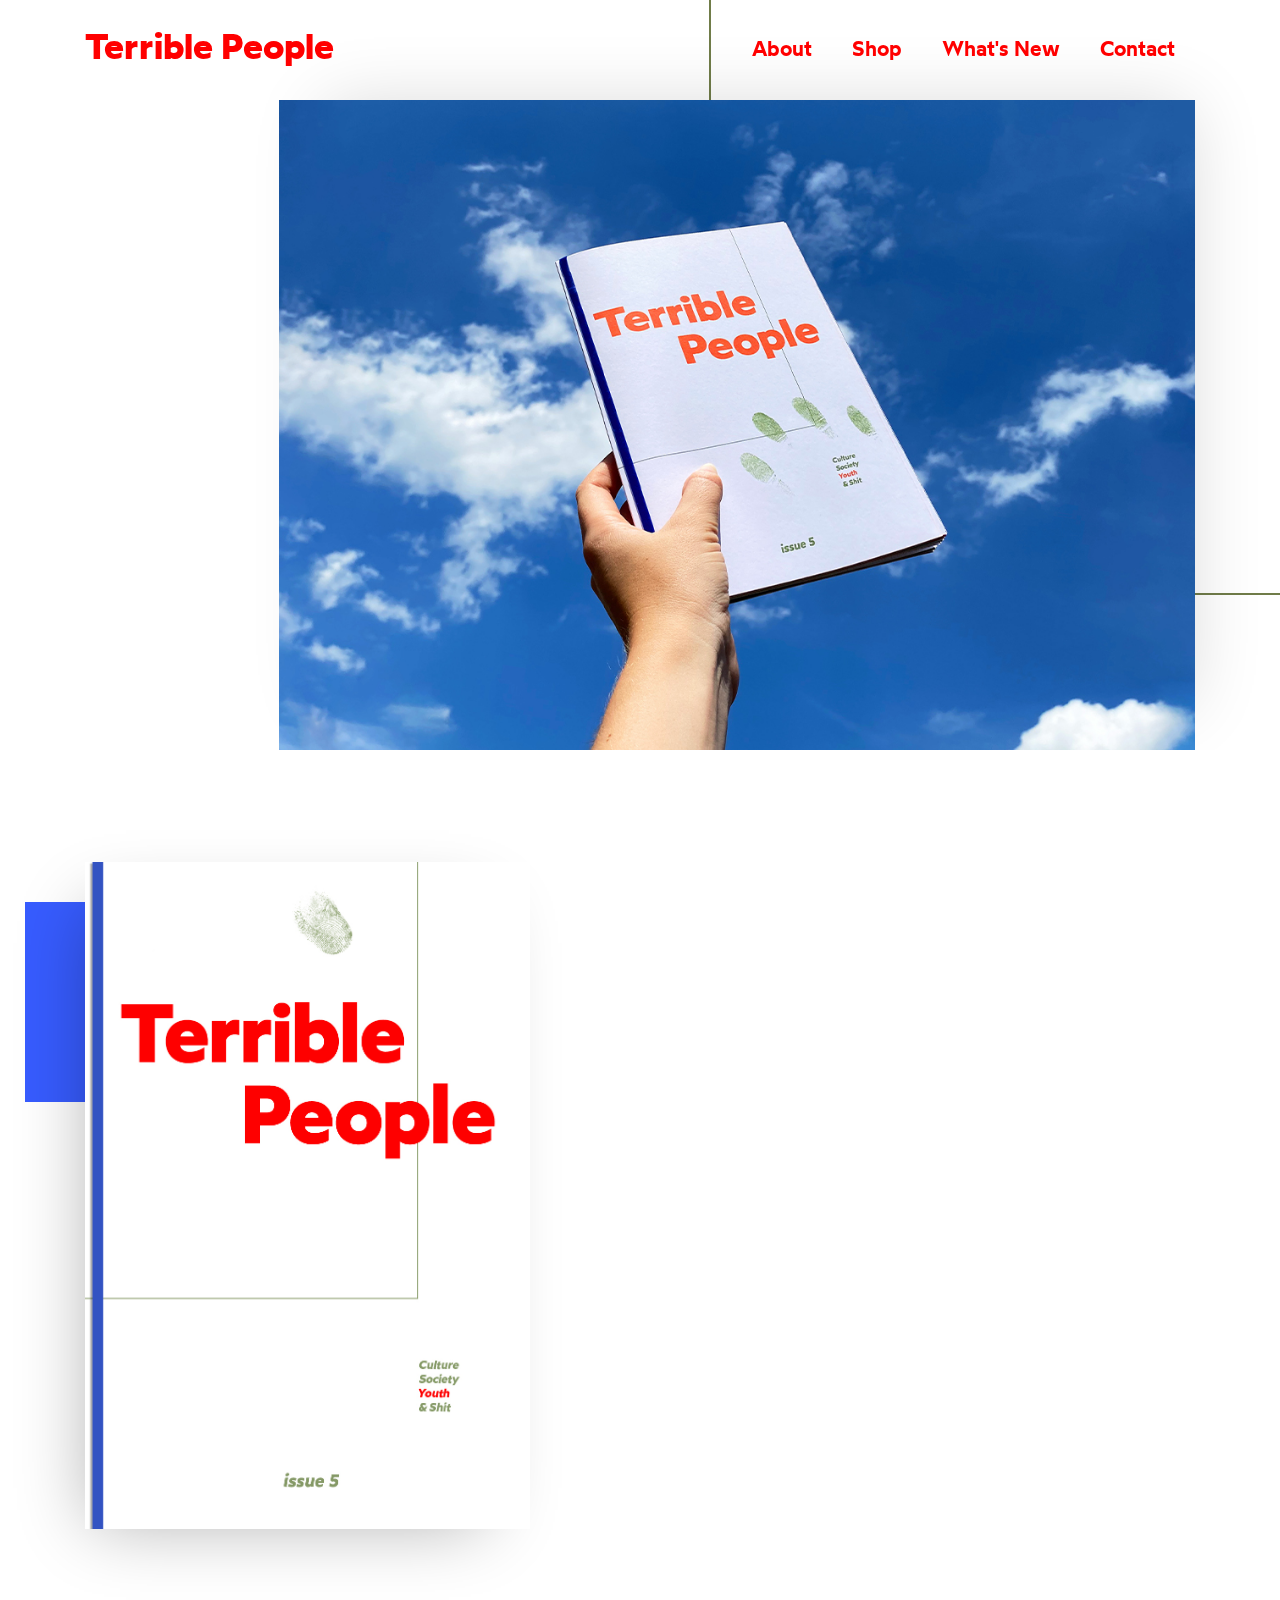
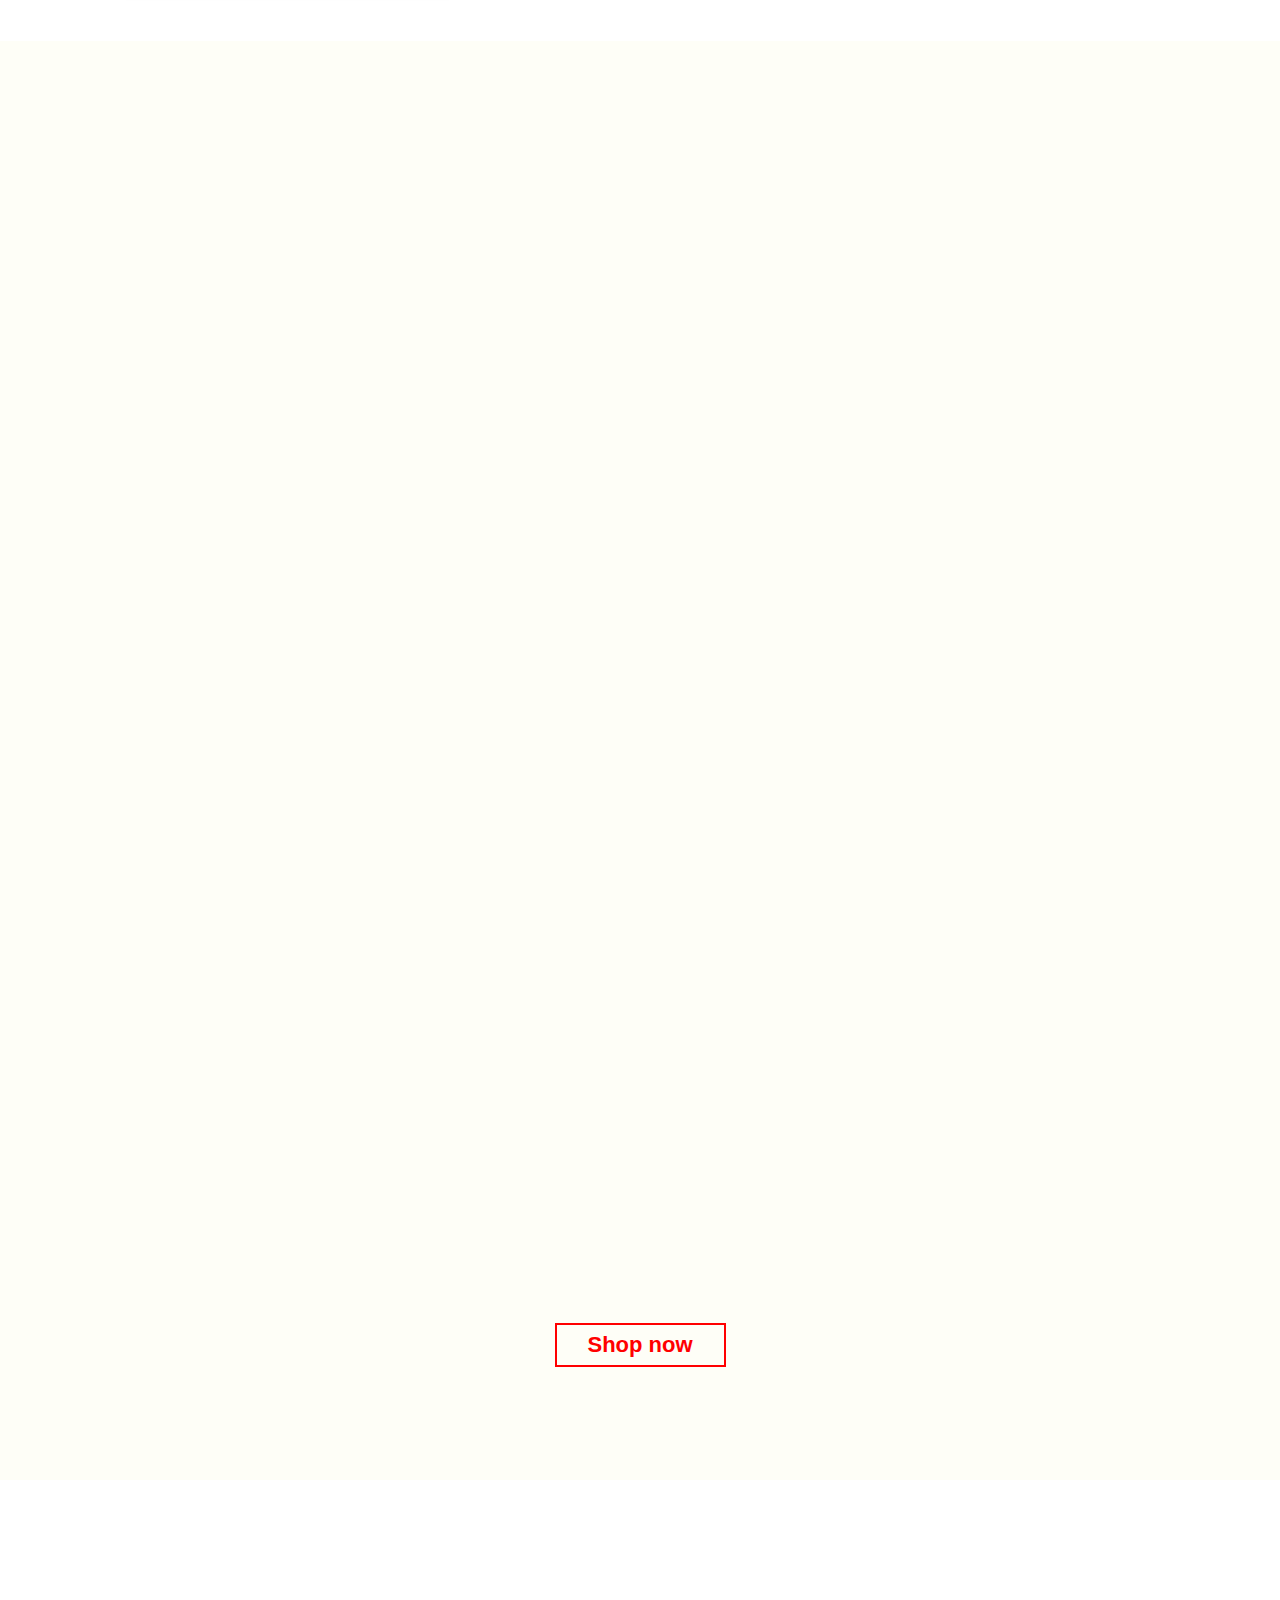
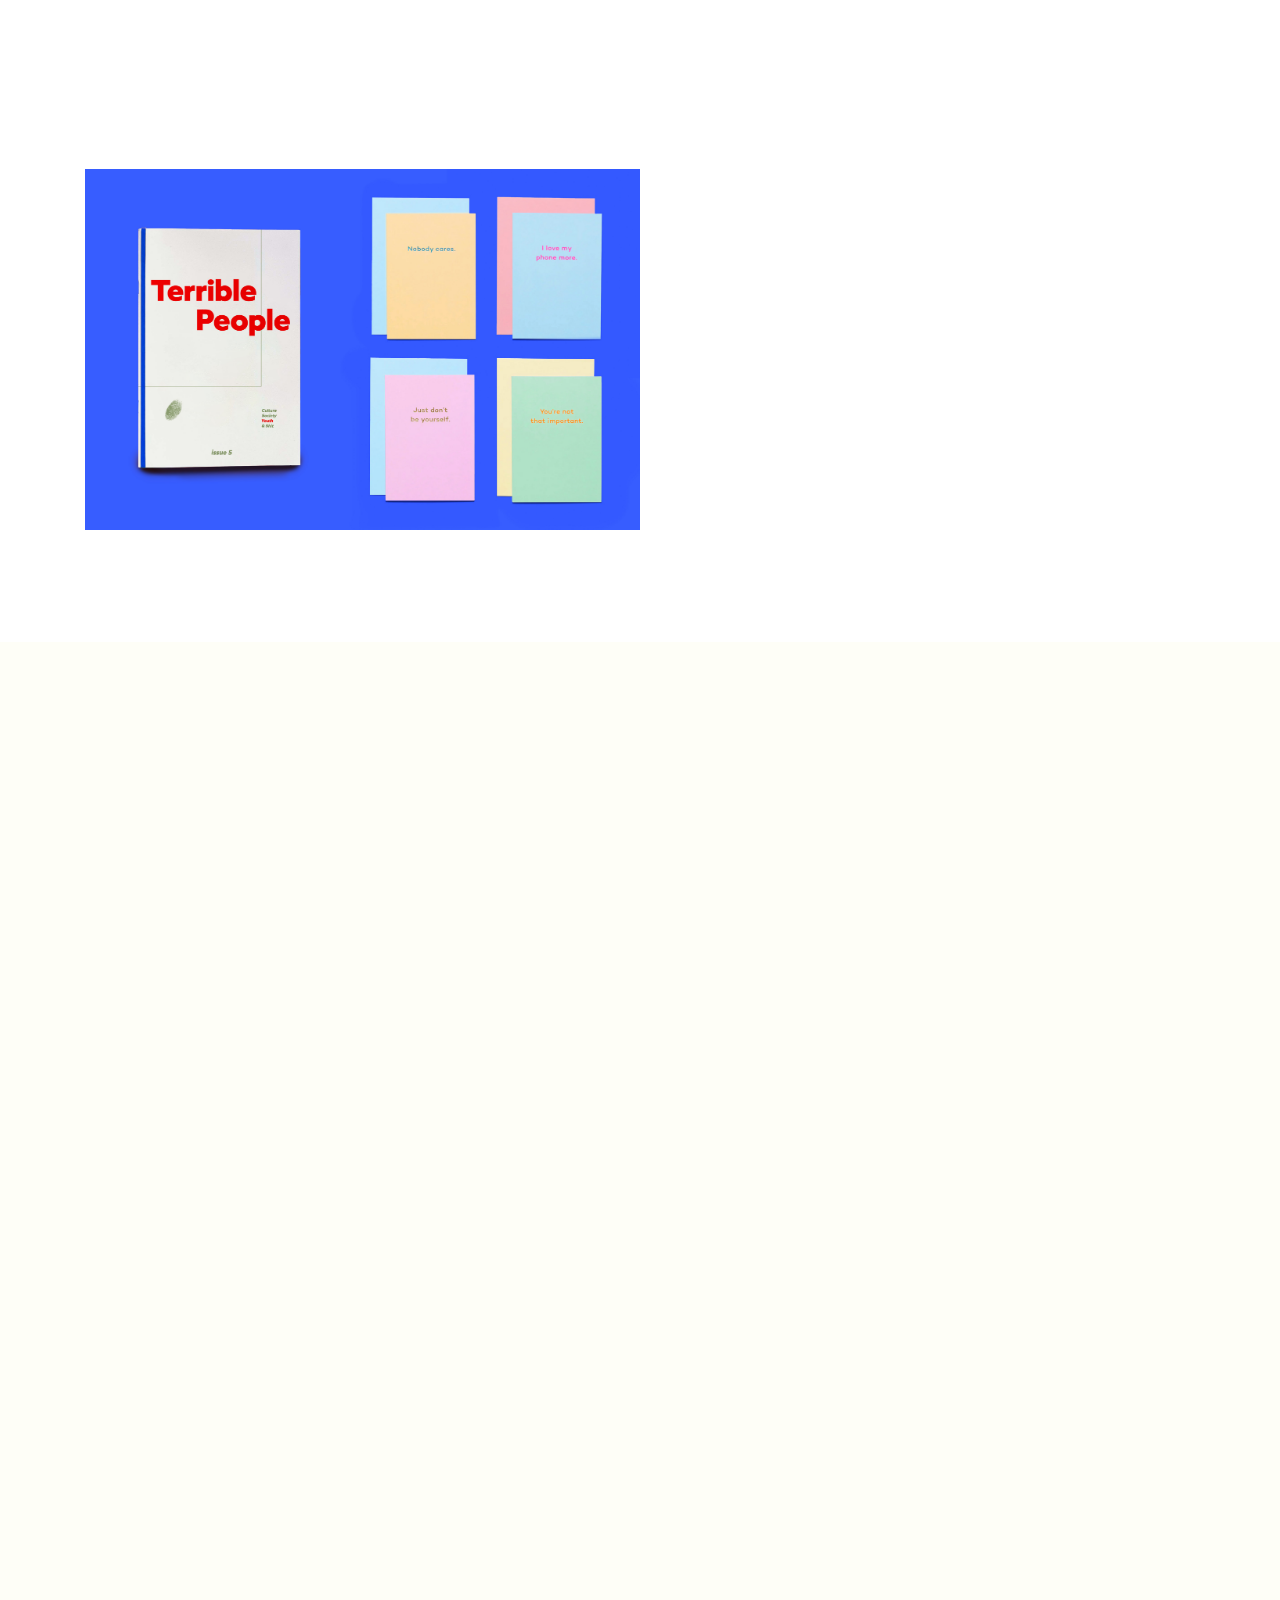
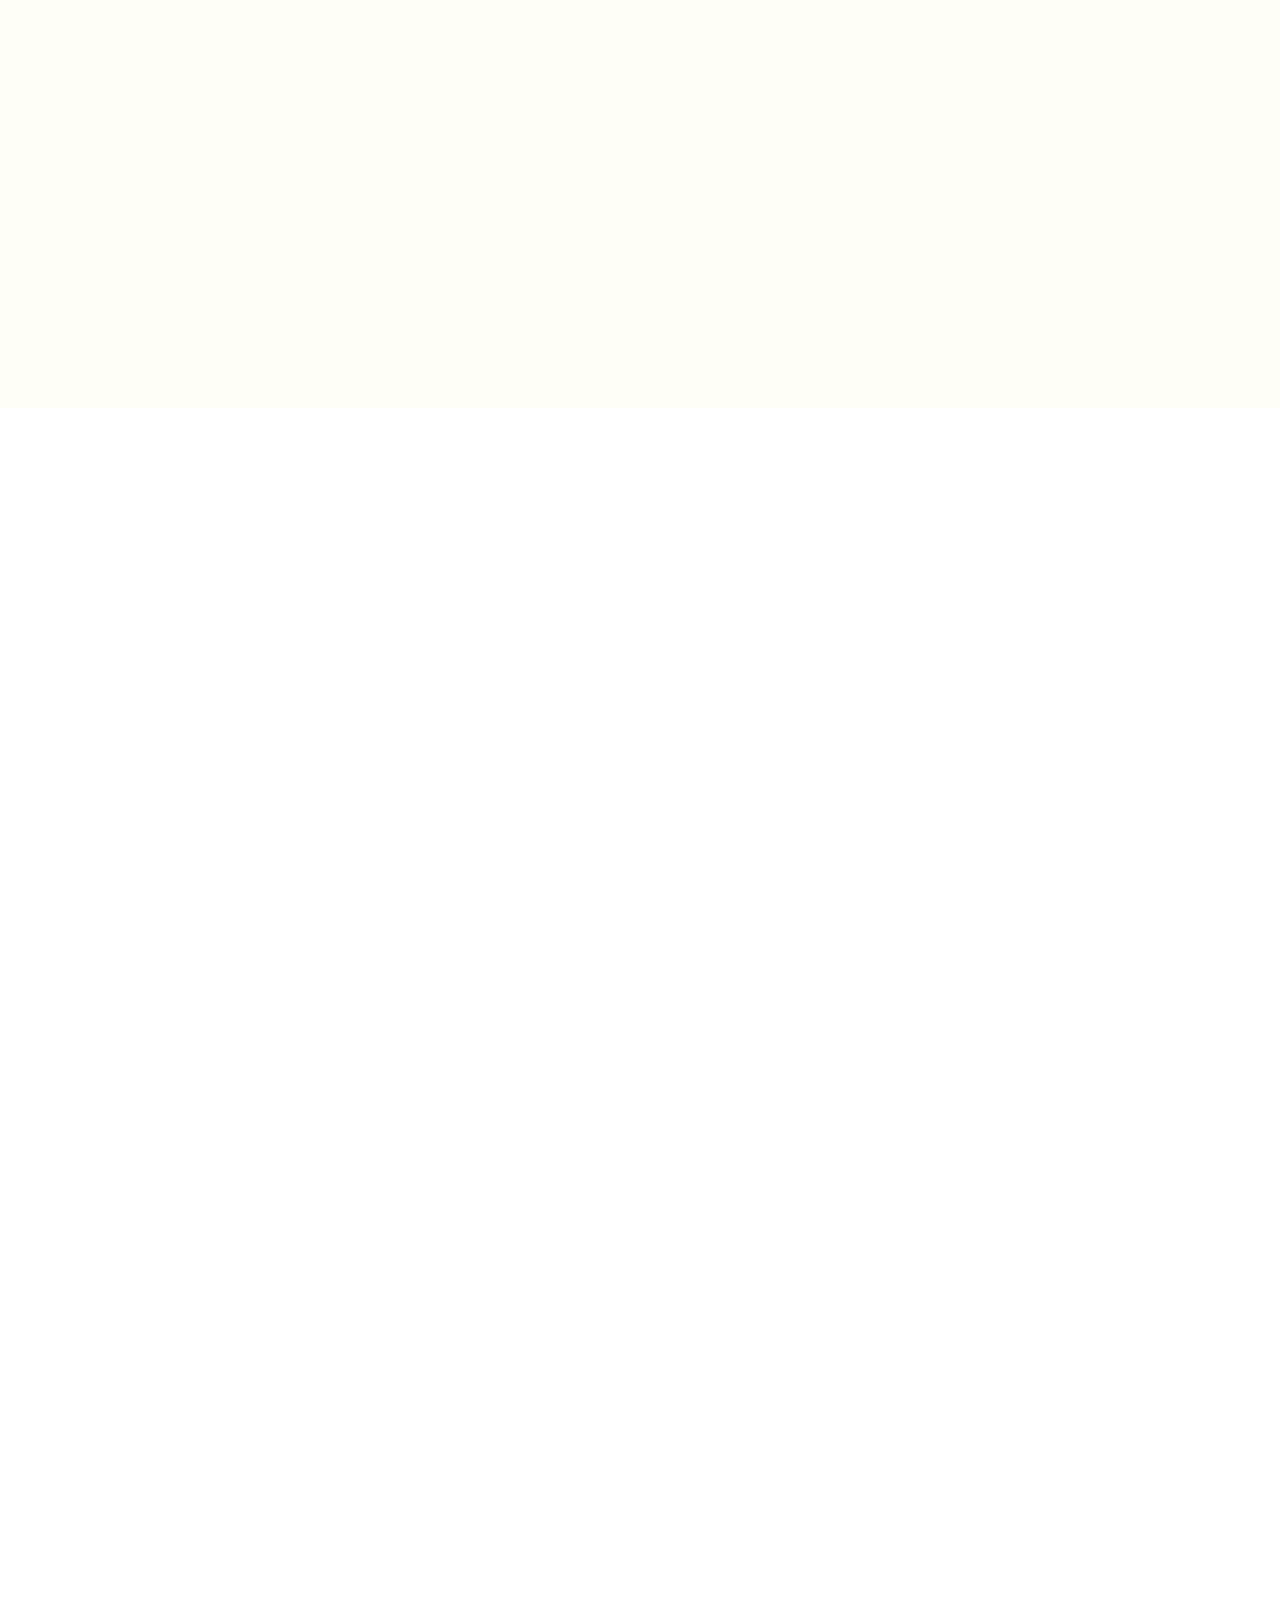
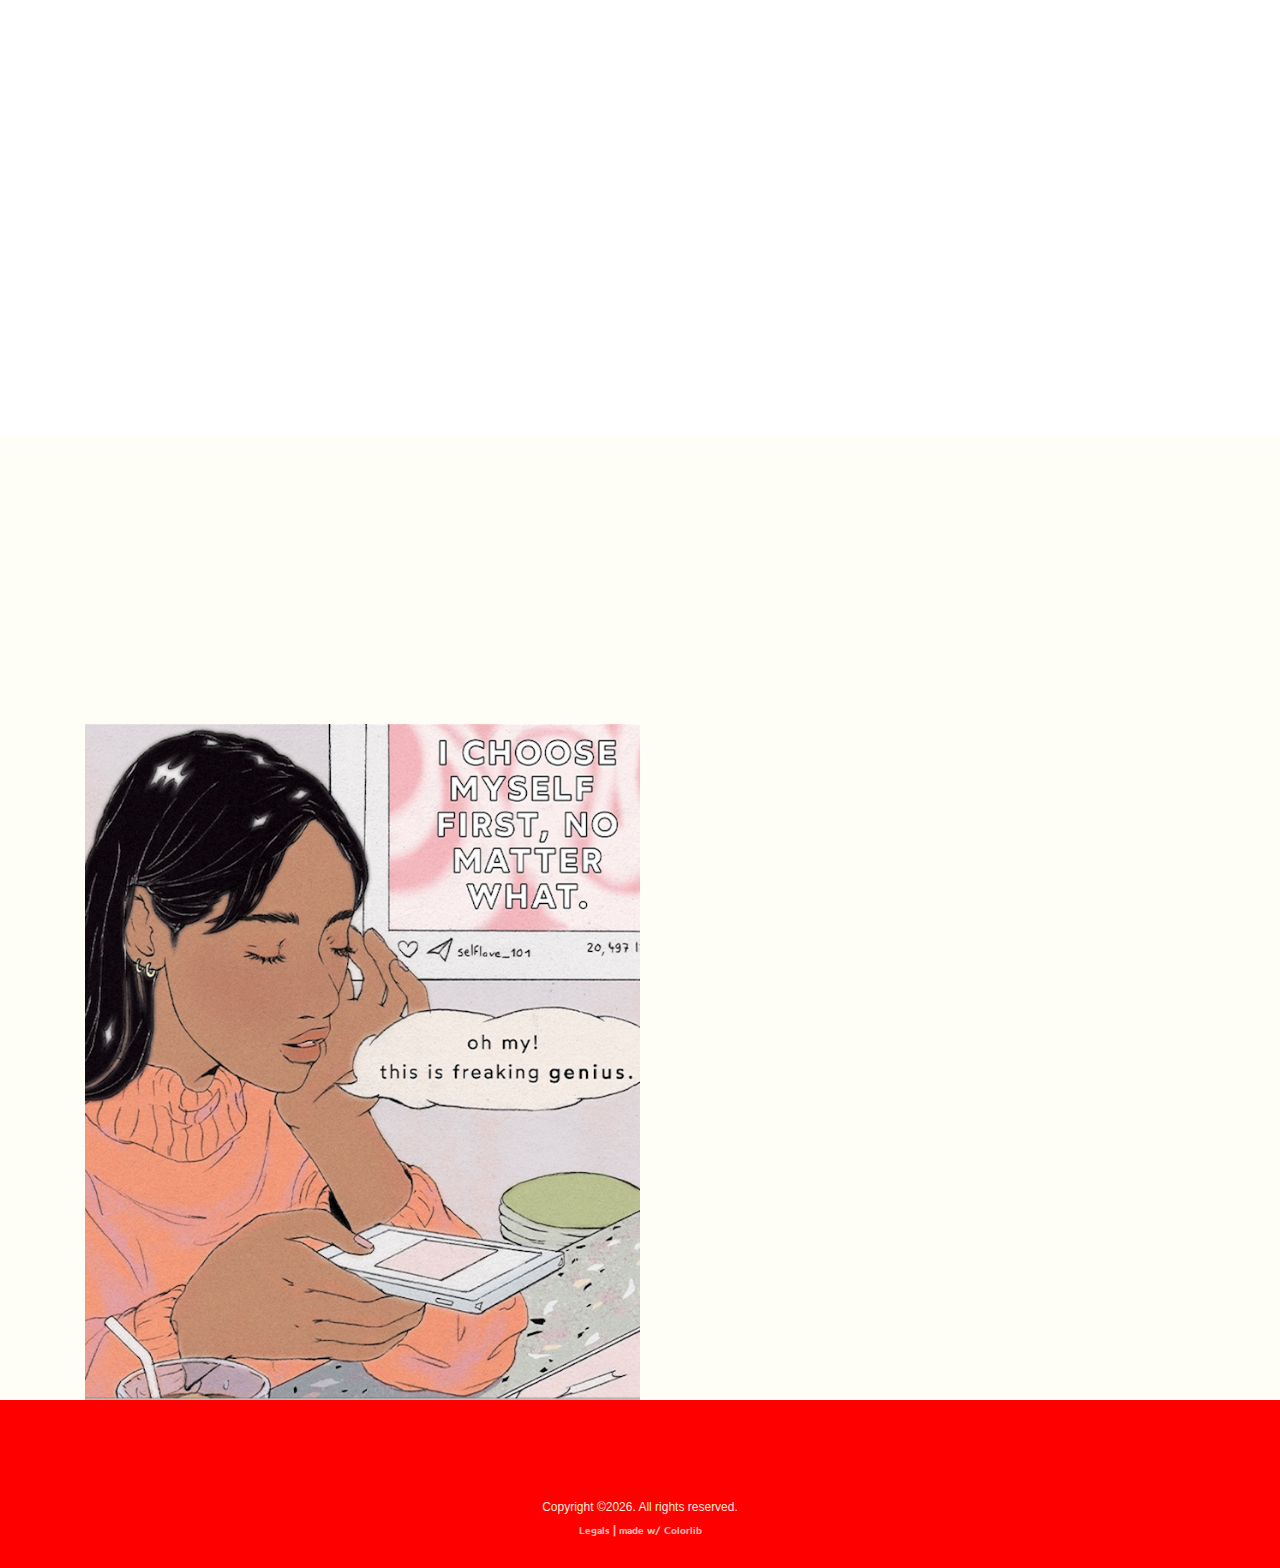
<file: index_Collab_WIP.html>
<!DOCTYPE html>
<html lang="en" xmlns:og="http://ogp.me/ns#">
	<meta name="wb:op" content="14579285dc578598888f1ab295c0cf0d"/>
  <head>
    <title>Terrible People</title>
    <meta charset="utf-8">
	<meta property="og:site_name" content="terrible-people.com"/>
    <meta property="og:title" content="Terrible People Magazine"/>
    <meta property="og:description" content="If you've ever wondered why people do some stupid things, so have we..."/>
    <meta property="og:image" itemprop="image" content="http://terrible-people.com/images/tp4/logo_main_brown2.png"/>
	<meta property="og:image:type" content="image/jpg">
    <meta property="og:type" content="website"/>
	<meta property="og:image:width" content="300">
	<meta property="og:image:height" content="300">
    <meta property="og:url" content="http://terrible-people.com/">
    <meta name="viewport" content="width=device-width, initial-scale=1, shrink-to-fit=no">

	 <link rel="icon" type="image/png" href="images/tp5/favicon.jpg">

    <link href="https://fonts.googleapis.com/css?family=Poppins:100,200,300,400,500,600,700,800,900" rel="stylesheet">

    <link rel="stylesheet" href="css/open-iconic-bootstrap.min.css">
    <link rel="stylesheet" href="css/animate.css">

    <link rel="stylesheet" href="css/owl.carousel.min.css">
    <link rel="stylesheet" href="css/owl.theme.default.min.css">
    <link rel="stylesheet" href="css/magnific-popup.css">

    <link rel="stylesheet" href="css/aos.css">

    <link rel="stylesheet" href="css/ionicons.min.css">

    <link rel="stylesheet" href="css/flaticon.css">
    <link rel="stylesheet" href="css/icomoon.css">

	<link rel="stylesheet" href="css/wotfard.css" type="text/css" charset="utf-8" />
    <link rel="stylesheet" href="css/style5hp.css">

	 <link href="//cdn-images.mailchimp.com/embedcode/slim-10_7.css" rel="stylesheet" type="text/css">



  </head>
  <body data-spy="scroll" data-target=".site-navbar-target" data-offset="300">


    <nav class="navbar navbar-expand-lg navbar-dark ftco_navbar bg-dark ftco-navbar-light site-navbar-target" id="ftco-navbar">
	    <div class="container">
	      <h1><a class="navbar-brand" href="index.html">Terrible People</a></h1>
	      <button class="navbar-toggler js-fh5co-nav-toggle fh5co-nav-toggle" type="button" data-toggle="collapse" data-target="#ftco-nav" aria-controls="ftco-nav" aria-expanded="false" aria-label="Toggle navigation">
	        <span class="oi oi-menu"></span> Menu
	      </button>

	      <div class="collapse navbar-collapse" id="ftco-nav">
	        <ul class="navbar-nav nav ml-auto">
	          <li class="nav-item"><a href="#about-section" class="nav-link"><span>About</span></a></li>
	          <li class="nav-item"><a href="https://buystufffrom.terrible-people.com" class="nav-link"><span>Shop</span></a></li>
	          <li class="nav-item"><a href="#blog-section" class="nav-link"><span>What's New</span></a></li>
	          <li class="nav-item"><a href="#contact-section" class="nav-link"><span>Contact</span></a></li>
	        </ul>
	      </div>
	    </div>
	  </nav>
	  <section id="home-section" class="hero">
		  <div class="home-slider  owl-carousel">
	      <div class="slider-item">
	      	<div class="overlay"></div>
	        <div class="container">
	          <div class="row d-md-flex no-gutters slider-text align-items-end justify-content-end" data-scrollax-parent="true">
	          	<div class="one-third order-md-last img" style="background-image:url(images/tp5/header.jpg);">
	          		<div class="overlay"></div>
	          	</div>
		          <div class="one-forth d-flex  align-items-center ftco-animate" data-scrollax=" properties: { translateY: '70%' }">

		          	<div class="text">
						<h1 class="mb-4 mt-3">Did you ever wonder why?</h1>
		            </div>
		          </div>
	        	</div>
	        </div>
	      </div>



   <!--
<div class="slider-item">
	      	<div class="overlay"></div>
	        <div class="container">
	          <div class="row d-md-flex no-gutters slider-text align-items-end justify-content-end" data-scrollax-parent="true">
	          	<div class="one-third order-md-last img" style="background-image:url(images/trio4.jpg);">
	          		<div class="overlay"></div>
	          	</div>
		          <div class="one-forth d-flex  align-items-center ftco-animate" data-scrollax=" properties: { translateY: '70%' }">

		          	<div class="text">

							<h1m class="mb-4 mt-3"><a href="https://buystufffrom.terrible-people.com">SHOP<span> NOW</span>!</a></h1m>
		            </div>
		          </div>
	        	</div>
	        </div>
	      </div>


 EDIT <div class="slider-item">
	      	<div class="overlay"></div>
	        <div class="container">
	          <div class="row d-flex no-gutters slider-text align-items-end justify-content-end" data-scrollax-parent="true">
	          	<div class="one-third2 order-md-last img" style="background-image:url(images/trio.jpg);">
	          		<div class="overlay"></div>
	          	</div>
		          <div class="one-forth2 d-flex align-items-center ftco-animate" data-scrollax=" properties: { translateY: '70%' }">

		          	<div class="text">
			            <h1m class="mb-4 mt-3" style="font-size: 5.5rem;">Terrible<br> People</h1m>
			            <p><a href="#projects-section" class="btn-custom">SHOP NOW</a></p>
		            </div>
		          </div>
	        	</div>
	        </div>
	      </div> -->


		</div>
    </section>

    <section class="ftco-about ftco-counter img ftco-section" id="about-section">
    	<div class="container">
    		<div class="row d-flex">
    			<div class="col-md-66 col-lg-5 d-flex">
    				<div class="img-about img d-flex align-items-start">
    					<div class="overlay"></div>
	    				<div class="img d-flex align-items-center">
							 <img src="images/tp5/TP4_cover.gif" alt="Cover Shot" style="width:100%;height:auto;">


	    				</div>
    				</div>
    			</div>


    			<div class="col-md-6 col-lg-7 pl-lg-5 py-5">
    				<div class="row justify-content-start pb-3">
		          <div class="col-md-12 heading-section ftco-animate">
		            <h2 class="mb-4" style="font-size: 34px;">If you’ve ever wondered why people do some stupid things, so have we...</h2>
		             <p><a style="font-weight: bold">Terrible People</a> is an independent magazine, which displays the ‘dark sides’ of human beings in a light and satirical way. Through essays, illustrations, interviews, photography, ... we explore different ways of thinking and try to reflect on our own behaviour. So, open up your minds, people!</p>
					  <p>In our <a style="font-weight: bold; color: #ff0000">Youth issue</a> we’re speaking about those so-called lazy, good for nothing teenagers, who don’t get their asses off the sofa. So let this sarcastic and taunting issue show you the darker sides in all of us.</p>
		          </div>
		        </div>

	          <div class="counter-wrap ftco-animate d-flex mt-md-3">
              <div class="text p-4 pr-5 bg-primary">
              	<p class="mb-0">
	                <span class="number" data-number="21">0</span>
	                <span>hard working people</span>
                </p>
              </div>
	          </div>
	        </div>
        </div>
    	</div>

    </section>



    <section class="ftco-section ftco-project bg-light" id="projects-section">
    	<div class="container">
    		<div class="row justify-content-center pb-5">
          <div class="col-md-12 heading-section text-center ftco-animate">
            <h2 class="mb-4">Shop our mags</h2>
            <p>Gotta catch 'em all</p>
          </div>
        </div>
    		<div class="row">
    			<div class="col-md-8">
					<a href="https://buystufffrom.terrible-people.com/product/collection-pack">
    				<div class="project img ftco-animate img-2 d-flex justify-content-center align-items-center" style="background-image: url(images/tp5/collectionpack.jpg);" href="https://buystufffrom.terrible-people.com/product/collection-pack">

    					<div class="overlay"></div>
	    				<div class="text text-center p-4">
	    					<h3>Collection Pack</h3>
	    				</div>
    				</div></a>
    			</div>

    			<div class="col-md-4">
    				<div class="row">
    					<div class="col-md-12">
		    				<div class="project img ftco-animate d-flex justify-content-center align-items-center" style="background-image: url(images/tp5/issue5.jpg);"><a href="https://buystufffrom.terrible-people.com/product/issue5">
		    					<div class="overlay"></div>
			    				<div class="text text-center p-4">
			    					<h3>#5 Youth</h3>
			    				</div>
								</a>
		    				</div>
	    				</div>
	    				<div class="col-md-12">
		    				<div class="project img ftco-animate d-flex justify-content-center align-items-center" style="background-image: url(images/tp4/issue4.jpg);">
								<a href="https://buystufffrom.terrible-people.com/product/issue4">
		    					<div class="overlay"></div>
			    				<div class="text text-center p-4">
			    					<h3>#4 Distance</h3>
			    				</div></a>
		    				</div>
	    				</div>
    				</div>
    			</div>
    			<div class="col-md-4">
    				<div class="project img ftco-animate d-flex justify-content-center align-items-center" style="background-image: url(images/tp4/issue1.jpg);">
							<div class="overlay2"></div>
	    				<div class="text text-center p-4">
	    					<h3>Sorry, it's gone</h3>
	    				</div>
    				</div>
  				</div>
  				<div class="col-md-4">
    				<div class="project img ftco-animate d-flex justify-content-center align-items-center" style="background-image: url(images/tp4/issue2.jpg);">


    					<div class="overlay2"></div>
	    				<div class="text text-center p-4">
	    					<h3>Sorry, it's gone</h3>
	    				</div>
    				</div>
  				</div>

					<div class="col-md-4">
    				<div class="project img ftco-animate d-flex justify-content-center align-items-center" style="background-image: url(images/tp4/issue3.jpg);">
						<a href="https://buystufffrom.terrible-people.com/product/issue3">
    					<div class="overlay"></div>
	    				<div class="text text-center p-4">
	    					<h3>#3 Bodies</h3>
	    				</div></a>
    				</div>
				</div>


				<a class="btn-custom" href="https://buystufffrom.terrible-people.com">Shop now</a>
    		</div>
    	</div>
    </section>


		<section class="ftco-section contact-section" id="contact-section">
			<div class="container">
				<div class="row justify-content-center mb-5">
					<div class="col-md-12 heading-section text-center ftco-animate">
						<h2 class="mb-4">Terrible People x Mean Mail</h2>
						<p>Look out for this sassy and shocking collab</p>
					</div>
				</div>

				<div class="row no-gutters block-9">

				 <div class="col-md-6 d-flex">

						<div class="img" style="background-image: url(images/collab/TP5xMM_Cover_BigCarte_V2.jpg);" >
				</div>
					</div>

	<div class="col-md-6 order-md-last d-flex">
					 <div class="col-md-12 heading-section text-center ftco-animate">
			<br>	<p>We teamed up to bring you our <a style="font-weight: bold">Youth issue</a> together with a bundle of 4 terribly good cards from <a style="font-weight: bold">Mean Mail</a>:
<br>
<br>+ Nobody cares. 
<br>+ Just don't be yourself. 
<br>+ You're not that important. 
<br>+ I love my phone more.</p>
				 <a class="btn btn-primary py-3 px-5" href="https://buystufffrom.terrible-people.com/product/mean-and-terrible">Get your set</a>
<br>
			 </div>
		 </form>
	</div>


				</div>
			</div>
		</section>

	  	<section class="ftco-section bg-light" id="skills-section">
			<div class="container">
			<div class="row justify-content-center pb-5">
          <div class="col-md-12 heading-section text-center ftco-animate">
            <h2 class="mb-4">Terrible People are everywhere</h2>
            <p>Contact us to become our next stockist</p>
          </div>
        </div>




        <div class="rowstockist">

					<div class="col-md-4 text-center d-flex ftco-animate">
						<div class="services-1">
							<div class="desc">

								<h3 class="mb-4">Canada</h3>
								<p>Dans l'Espace | Montréal
								<br></p>
								<br>

								<h3 class="mb-4">China</h3>
								<p>Champochic | Xiamen
								<br></p>
								<br>

								<h3 class="mb-4">England</h3>
								<p>Charlotte Street Magazines | London
								<br>Kiosk | Birmingham
								<br>Magazine Heaven | Rushden
								<br><a href="https://magculture.com" target="_blank">MagCulture | London</a>
								<br><a href="https://magma-shop.com" target="_blank">Magma | London</a>
								<br><a href="https://picsandink.com/products/terrible-people-5-youth?_pos=2&_sid=ae34d531f&_ss=r" target="_blank">Pics & Ink | Croydon (London)</a>
								<br>Village | Leeds
									<br></p>
									<br>

									<h3 class="mb-4">France</h3>
									<p>Show Show | Nantes
									<br><a href="https://cahiercentral.com/shop/" target="_blank">Cahier Central | Paris</a>
									<br>Librairie sans titre | Paris</p>
									<br>

									<h3 class="mb-4">Germany</h3>
									<p>Do you read me?! | Berlin
									<br><a href="https://www.rosa-wolf.com" target="_blank">Rosa Wolf | Berlin</a>
									<br><a href="https://gudbergnerger.com" target="_blank">Gudberg Nerger | Hamburg</a>
									<br>Superjuju | Stuttgart
									<br></p>

							</div>
						</div>
					</div>



					<div class="col-md-4 text-center d-flex ftco-animate">
						<div class="services-1">
							<div class="desc">

								<h3 class="mb-4">Greece</h3>
								<p>Neon Raum | Athens
								<br></p>
								<br>

								<h3 class="mb-4">Hong Kong</h3>
								<p>Kubrick | Hong Kong
								<br></p>
								<br>

								<h3 class="mb-4">Ireland</h3>
								<p>The Library Project | Dublin
								</p>
								<br>

								<h3 class="mb-4">Italy</h3>
								<p>Edicola 518 | Perugia
									<br><a href="https://www.frabsmagazines.com" target="_blank">Frab's Magazines & More | Forlì</a>
								</p>
								<br>

								<h3 class="mb-4">Netherland</h3>
								<p><a href="https://www.athenaeum.nl/magazines/" target="_blank">Athaneum Nieuwscentrum | Amsterdam</a>
								</p>
								<br>

								<h3 class="mb-4">Portugal</h3>
								<p><a href="https://www.underthecover.pt" target="_blank">Under the Cover | Lisbon</a>
								<br>Hello, Kristof | Lisbon
								<br></p>
								<br>

								<h3 class="mb-4">Scotland</h3>
								<p><a href="https://www.printculture.co.uk/products/terrible-people-5?_pos=1&_sid=446fe0931&_ss=r" target="_blank">Print Culture | Glasgow</a>
								<br></p>

							</div>
						</div>
					</div>

			<div class="col-md-4 text-center d-flex ftco-animate">
						<div class="services-1">
							<div class="desc">

								<h3 class="mb-4">Spain</h3>
								<p><a href="https://www.chandal.tv/collections/revistas" target="_blank">Chandal | Barcelona</a>
								<br>News & Coffee | Barcelona
								<br></p>
								<br>

								<h3 class="mb-4">Sweden</h3>
								<p><a href="https://papercutshop.se" target="_blank">Papercut | Stockholm</a>
								<br></p>
								<br>

								<h3 class="mb-4">Taiwan</h3>
								<p><a href="https://pon-ding.com/" target="_blank">Pon-Ding | Taipei</a>
								<br></p>
								<br>

								<h3 class="mb-4">USA</h3>
								<p>Kelev Magazines | Saint Petersburg
								<br>McNally Jackson Books | New York
								<br>Skylight Books | Los Angeles
								<br></p>
								<br>

								<h3 class="mb-4">...</h3>
								<p>watch out for more
								<br></p>



							</div>
						</div>
					</div>


				</div>
			</div>
		</section>


    <section class="ftco-section" id="blog-section">
      <div class="container">
        <div class="row justify-content-center mb-5">
          <div class="col-md-12 heading-section text-center ftco-animate">
            <h2 class="mb-4">What's new?</h2>
            <p>Publications and awards</p>
          </div>
        </div>
        <div class="row d-flex">

		<div class="col-md-41 d-flex ftco-animate">
          	<div class="blog-entry">
              <a href="https://www.stackmagazines.com/art-design/an-ode-to-bitching/" class="block-20" style="background-image: url('images/tp4/press/stack.jpg');">
              </a>
              <div class="text mt-3 float-right d-block">
              	<div class="d-flex align-items-center mb-3 meta">
	                <p class="mb-0">
	                	<span class="mr-2">May, 21 | STACK Editorial</span>
	                </p>
                </div>
                <h3 class="heading"><a href="https://www.stackmagazines.com/art-design/an-ode-to-bitching/">An ode to bitching</a></h3>
              </div>
            </div>
          </div>




			<div class="col-md-41 d-flex ftco-animate">
          	<div class="blog-entry">
              <a href="https://www.arts.ac.uk/colleges/london-college-of-communication/stories/bookshelf-picks-annie-masciave-on-zines,-aesthetics-and-photography" class="block-20" style="background-image: url('images/tp4/press/ual_black.jpg');">
              </a>
              <div class="text mt-3 float-right d-block">
              	<div class="d-flex align-items-center mb-3 meta">
	                <p class="mb-0">
	                	<span class="mr-2">May, 20 | UAL x LCC</span>
	                </p>
                </div>
                <h3 class="heading"><a href="https://www.arts.ac.uk/colleges/london-college-of-communication/stories/bookshelf-picks-annie-masciave-on-zines,-aesthetics-and-photography">Bookshelf Picks: Annie Masciavè</a></h3>
              </div>
            </div>
          </div>

			<div class="col-md-41 d-flex ftco-animate">
          	<div class="blog-entry">
              <a href="https://www.frabsmagazines.com/en/blogs/frabs-blog/terrible-people" class="block-20" style="background-image: url('images/tp4/press/frabs_logo.jpg');">
              </a>
              <div class="text mt-3 float-right d-block">
              	<div class="d-flex align-items-center mb-3 meta">
	                <p class="mb-0">
	                	<span class="mr-2">March, 20 | Frab's Magazines</span>
	                </p>
                </div>
                <h3 class="heading"><a href="https://www.frabsmagazines.com/en/blogs/frabs-blog/terrible-people">Blog post: Terrible People #3</a></h3>
              </div>
            </div>
          </div>

			<div class="col-md-41 d-flex ftco-animate">
          	<div class="blog-entry">
              <a href="https://www.stackmagazines.com/update/stack-awards-2019-best-use-of-illustration/" class="block-20" style="background-image: url('images/press8.jpg');">
              </a>
              <div class="text mt-3 float-right d-block">
              	<div class="d-flex align-items-center mb-3 meta">
	                <p class="mb-0">
	                	<span class="mr-2">October, 19 | STACK Awards</span>
	                </p>
                </div>
                <h3 class="heading"><a href="https://www.stackmagazines.com/update/stack-awards-2019-best-use-of-illustration/">SHORTLISTED: Best Use of Illustration</a></h3>
              </div>
            </div>
          </div>


          <div class="col-md-41 d-flex ftco-animate">
          	<div class="blog-entry justify-content-end">
              <a href="https://magculture.com/terrible-people-3/" class="block-20" style="background-image: url('images/press7.jpg');">
              </a>
              <div class="text mt-3 float-right d-block">
              	<div class="d-flex align-items-center mb-3 meta">
	                <p class="mb-0">
	                	<span class="mr-2">April, 19 | MagCulture</span>
	                </p>
                </div>
                <h3 class="heading"><a href="https://magculture.com/terrible-people-3/">Out now: Terrible People #3</a></h3>
              </div>
            </div>
          </div>


          <div class="col-md-41 d-flex ftco-animate">
          	<div class="blog-entry justify-content-end">
              <a href="https://issuu.com/subbacultcha/docs/issue_12_issuu" class="block-20" style="background-image: url('images/subbacultcha.jpg');">
              </a>
              <div class="text mt-3 float-right d-block">
              	<div class="d-flex align-items-center mb-3 meta">
	                <p class="mb-0">
	                	<span class="mr-2">May, 18 | Subbacultcha Magazine</span>
	                </p>
                </div>
                <h3 class="heading"><a href="https://issuu.com/subbacultcha/docs/issue_12_issuu">Editors' Recommendation: Terrible People Mag</a></h3>

              </div>
            </div>
          </div>
          <div class="col-md-41 d-flex ftco-animate">
          	<div class="blog-entry">
              <a href="https://www.stackmagazines.com/art-design/terrible-people-magazine-interview/" class="block-20" style="background-image: url('images/stack2.jpg');">
              </a>
              <div class="text mt-3 float-right d-block">
              	<div class="d-flex align-items-center mb-3 meta">
	                <p class="mb-0">
	                	<span class="mr-2">February, 18 | STACK Editorial</span>
	                </p>
                </div>
                <h3 class="heading"><a href="https://www.stackmagazines.com/art-design/terrible-people-magazine-interview/">Terrible People wants to know why ...</a></h3>
              </div>
            </div>
          </div>

			     <div class="col-md-41 d-flex ftco-animate">
          	<div class="blog-entry">
              <a href="https://www.stackmagazines.com/art-design/stack-awards-student-magazine-2017/" class="block-20" style="background-image: url('images/press4.jpg');">
              </a>
              <div class="text mt-3 float-right d-block">
              	<div class="d-flex align-items-center mb-3 meta">
	                <p class="mb-0">
	                	<span class="mr-2">November, 17 | STACK Awards</span>
	                </p>
                </div>
                <h3 class="heading"><a href="https://www.stackmagazines.com/art-design/stack-awards-student-magazine-2017/">SHORTLISTED: Student Magazine of the Year</a></h3>
              </div>
            </div>
          </div>

				     <div class="col-md-41 d-flex ftco-animate">
          	<div class="blog-entry">
              <a href="https://www.lebonbon.fr/paris/news/terrible-people-magazine-personnes-horribles/" class="block-20" style="background-image: url('images/lebonbon.jpg');">
              </a>
              <div class="text mt-3 float-right d-block">
              	<div class="d-flex align-items-center mb-3 meta">
	                <p class="mb-0">
	                	<span class="mr-2">October, 17 | Le Bonbon</span>
	                </p>
                </div>
                <h3 class="heading"><a href="https://www.lebonbon.fr/paris/news/terrible-people-magazine-personnes-horribles/">Il existe désormais un magazine dédié aux horribles personnes</a></h3>
              </div>
            </div>
          </div>

			     <div class="col-md-41 d-flex ftco-animate">
          	<div class="blog-entry">
              <a href="https://www.lesinrocks.com/2017/10/31/style/style/terrible-people-le-magazine-la-gloire-des-personnes-horribles/" class="block-20" style="background-image: url('images/press2.png');">
              </a>
              <div class="text mt-3 float-right d-block">
              	<div class="d-flex align-items-center mb-3 meta">
	                <p class="mb-0">
	                	<span class="mr-2">October, 17 | LES INROCKUPTIBLES</span>
	                </p>
                </div>
                <h3 class="heading"><a href="https://www.lesinrocks.com/2017/10/31/style/style/terrible-people-le-magazine-la-gloire-des-personnes-horribles/">Terrible People, le magazine à la gloire des “personnes horribles”</a></h3>
              </div>
            </div>
          </div>



			     <div class="col-md-41 d-flex ftco-animate">
          	<div class="blog-entry">
              <a href="https://www.stackmagazines.com/art-design/terrible-people-magazine/" class="block-20" style="background-image: url('images/stack1.jpg');">
              </a>
              <div class="text mt-3 float-right d-block">
              	<div class="d-flex align-items-center mb-3 meta">
	                <p class="mb-0">
	                	<span class="mr-2">September, 17 | STACK Editorial</span>
	                </p>
                </div>
                <h3 class="heading"><a href="https://www.stackmagazines.com/art-design/terrible-people-magazine/">Five reasons to love this magazine about hating people</a></h3>
              </div>
            </div>
          </div>


        </div>
      </div>
    </section>

    <section class="ftco-section contact-section ftco-no-pb bg-light" id="contact-section">
      <div class="container">
      	<div class="row justify-content-center mb-5">
          <div class="col-md-12 heading-section text-center ftco-animate">
            <h2 class="mb-4">Contact us</h2>
            <p>Drop us a mail for any requests</p>
          </div>
        </div>

        <div class="row no-gutters block-9">

			   <div class="col-md-6 d-flex">

          	<div class="img" style="background-image: url(images/tp5/contact2.jpg);" >
			  </div>
          </div>

 <div class="col-md-6 order-md-last d-flex">
      <form action="https://gmail.us2.list-manage.com/subscribe/post?u=8f94e426c07214da91acd0412&amp;id=d98b1d8214" method="post" id="mc-embedded-subscribe-form" name="mc-embedded-subscribe-form" enctype="multipart/form-data" class="bg-light p-4 p-md-5 validate" target="_blank" novalidate>
           <div class="col-md-12 heading-section text-center ftco-animate">
				<h3 class="mb-4">Say hello</h3>
			   <p>There you go, here's our mail. Feel free sending us whatever you want!<br>(no nudes, please... we've had enough)</p>
			   <a class="btn btn-primary py-3 px-5" href="mailto:terriblepeoplemag@gmail.com?subject=We need to talk!">We need to talk</a>


			   				<h3 class="mb-4"><br>Want to know more?</h3>
						<p>Then better sign up for our newsletter!<br>Some terribly good news are waiting:</p>
		<input type="submit" value="Subscribe me now" name="subscribe" id="mc-embedded-subscribe" class="btn btn-primary py-3 px-5">
		   </div>
     </form>
  </div>


        </div>
      </div>
    </section>


    <footer class="ftco-footer ftco-section">
        <div class="row">
				   <div class="col-md-12 text-center">
        <div class="col-md-12 text-center" style="color:antiquewhite">
			 <ul class="ftco-footer-social list-unstyled float-md-12">
                <li class="ftco-animate"><a href="https://www.instagram.com/terriblepeoplemag/"><span class="icon-instagram"></span></a></li>
 				<li class="ftco-animate"><a href="https://www.facebook.com/terriblepeoplemagazine/"><span class="icon-facebook"></span></a></li>
              </ul>
            <!-- Link back to Colorlib can't be removed. Template is licensed under CC BY 3.0. -->
  Copyright &copy;<script>document.write(new Date().getFullYear());</script>. All rights reserved. <br>

			<p><a href="legals5.html">Legals</a> | <a>made w/ <a href="https://colorlib.com">Colorlib</a></a>
  <!-- Link back to Colorlib can't be removed. Template is licensed under CC BY 3.0. --></p>
          </div>
			 </div>
        </div>

    </footer>



  <!-- loader -->
  <div id="ftco-loader" class="show fullscreen"><svg class="circular" width="48px" height="48px"><circle class="path-bg" cx="24" cy="24" r="22" fill="none" stroke-width="4" stroke="#eeeeee"/><circle class="path" cx="24" cy="24" r="22" fill="none" stroke-width="4" stroke-miterlimit="10" stroke="#F96D00"/></svg></div>


  <script src="js/jquery.min.js"></script>
  <script src="js/jquery-migrate-3.0.1.min.js"></script>
  <script src="js/popper.min.js"></script>
  <script src="js/bootstrap.min.js"></script>
  <script src="js/jquery.easing.1.3.js"></script>
  <script src="js/jquery.waypoints.min.js"></script>
  <script src="js/jquery.stellar.min.js"></script>
  <script src="js/owl.carousel.min.js"></script>
  <script src="js/jquery.magnific-popup.min.js"></script>
  <script src="js/aos.js"></script>
  <script src="js/jquery.animateNumber.min.js"></script>
  <script src="js/scrollax.min.js"></script>

  <script src="js/main.js"></script>

  </body>
</html>
</file>
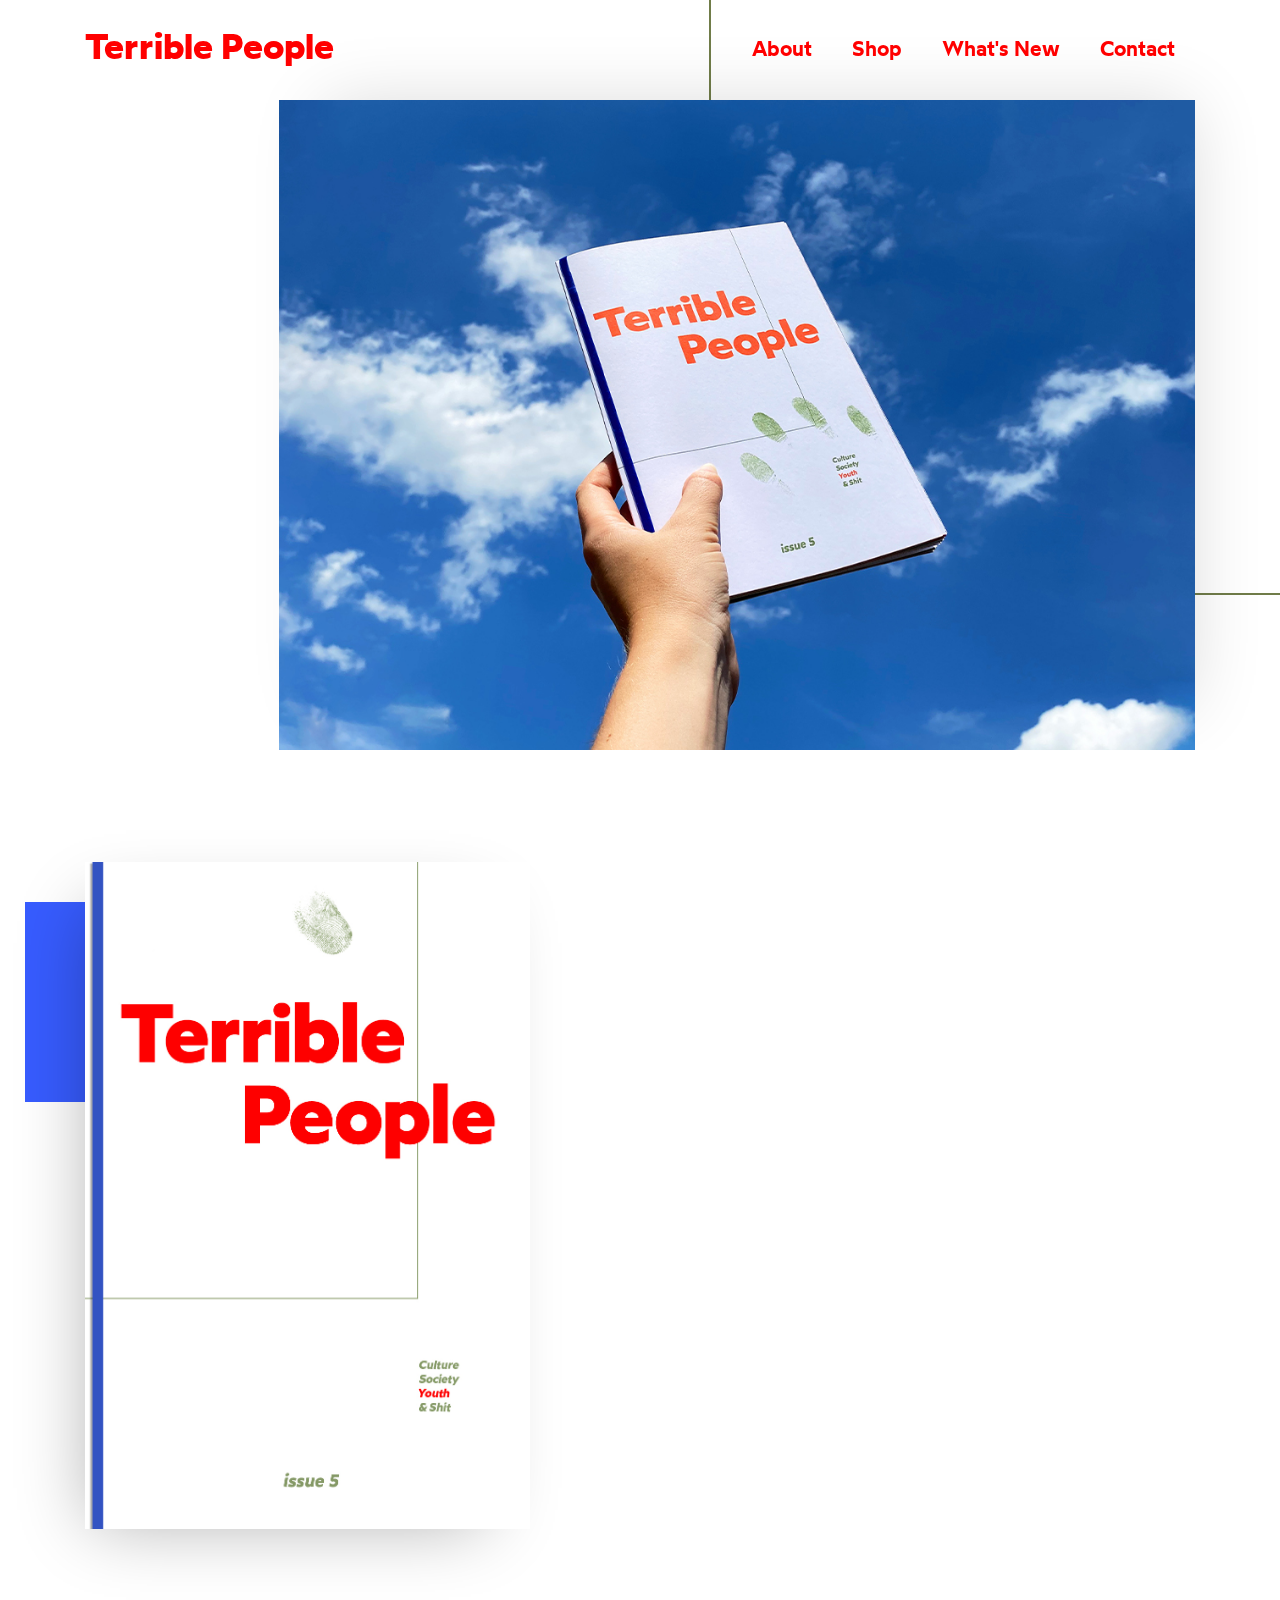
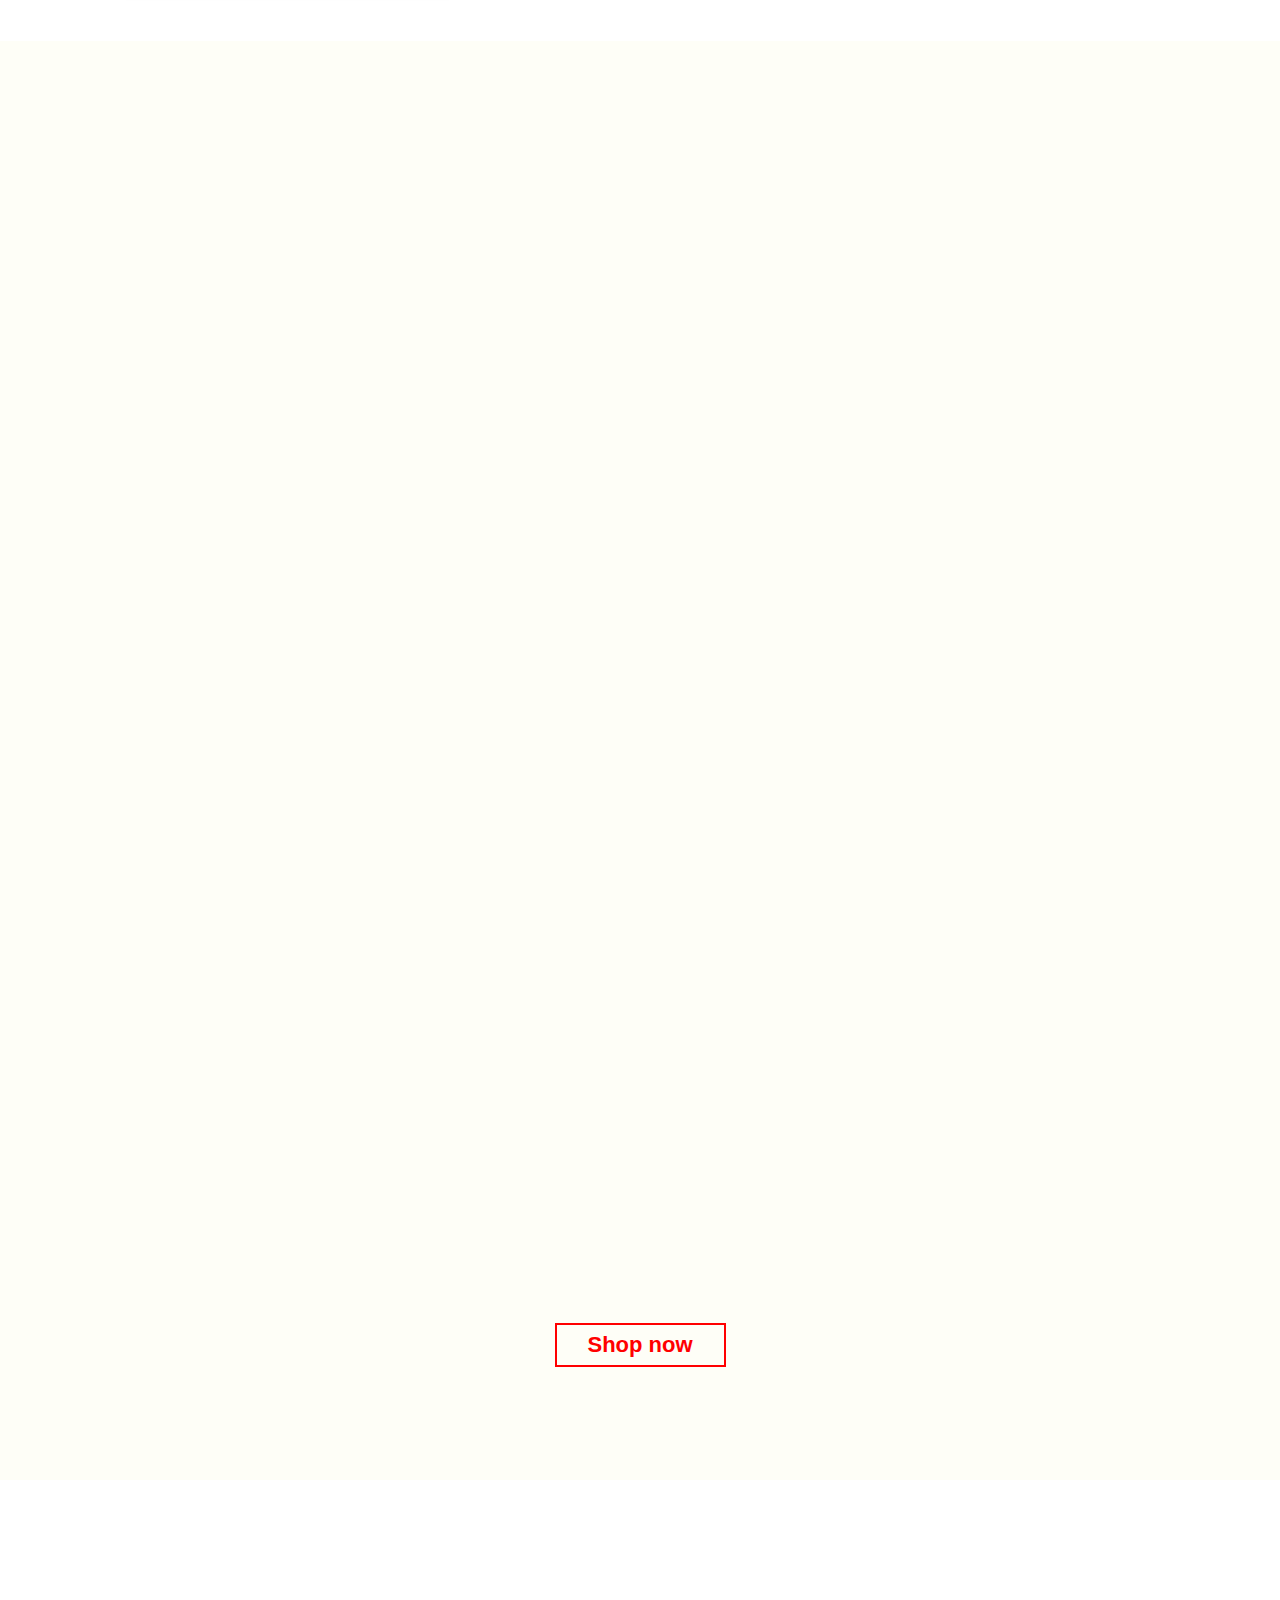
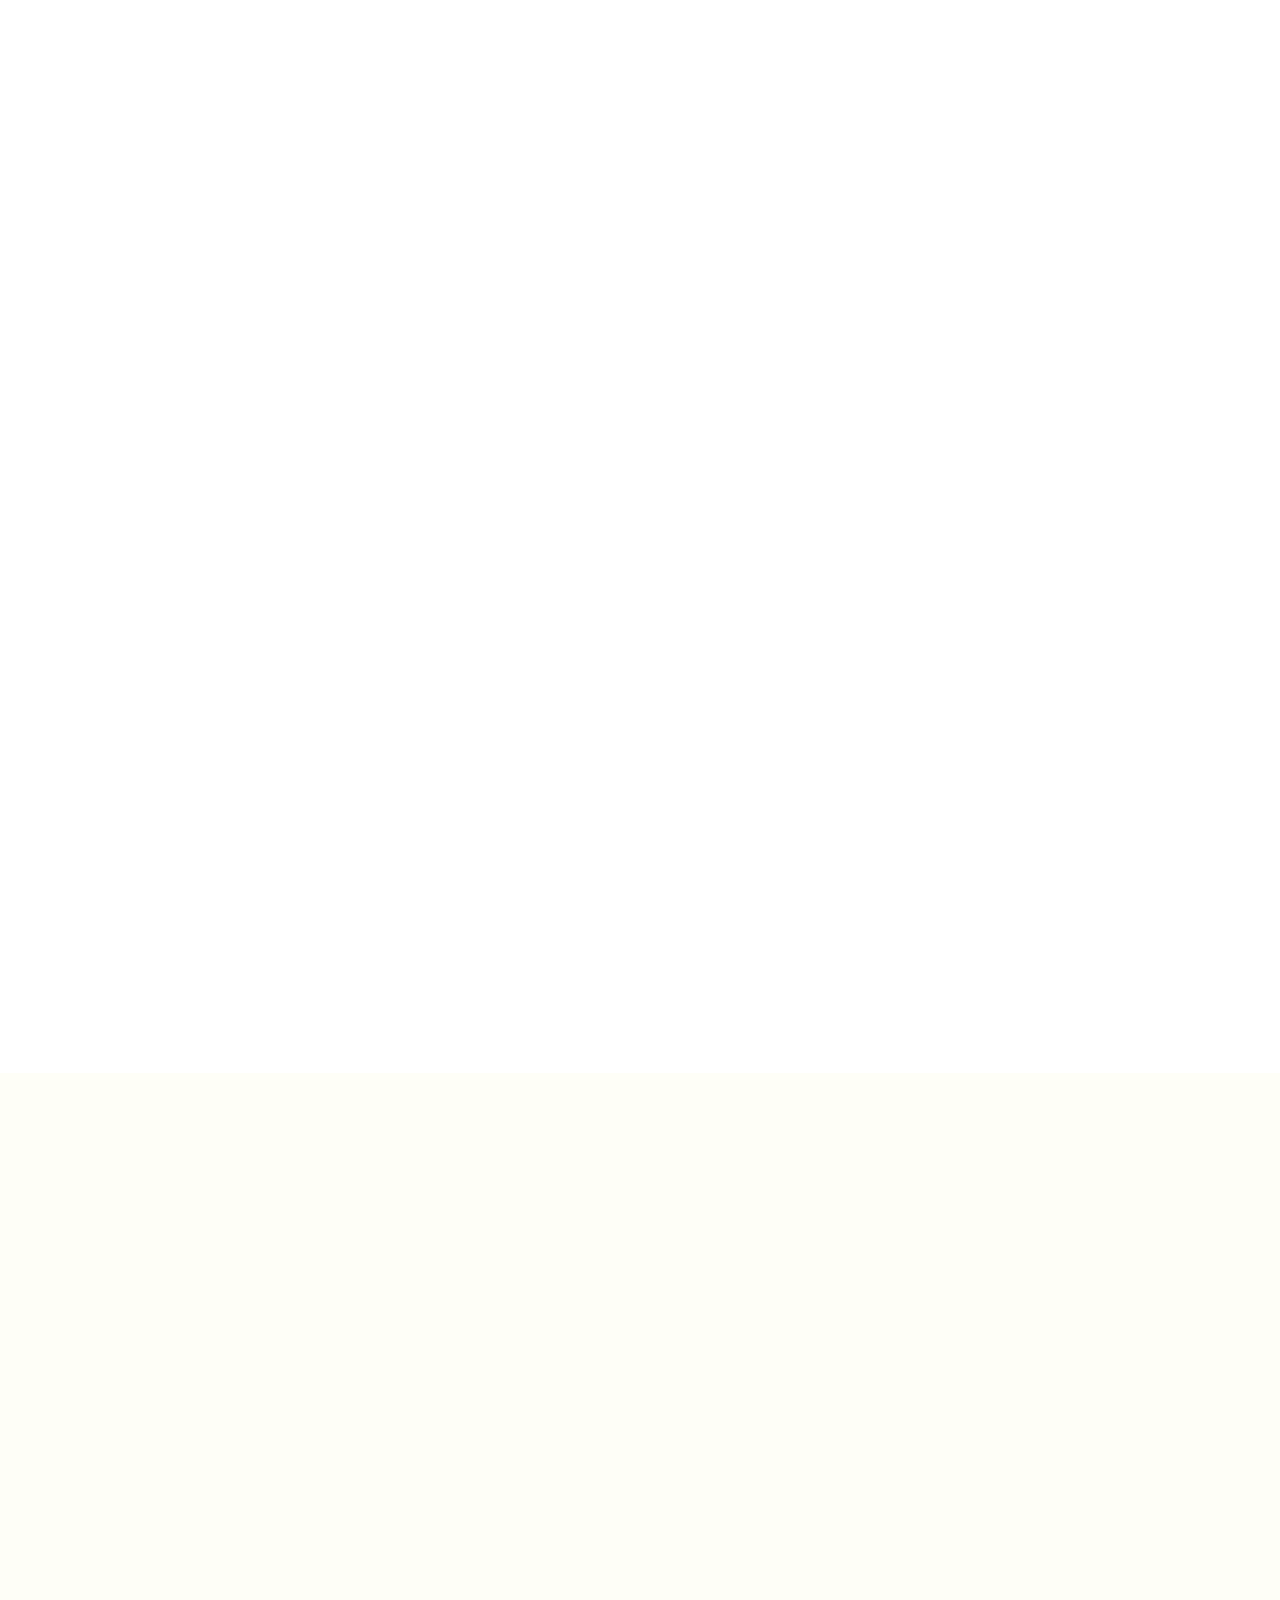
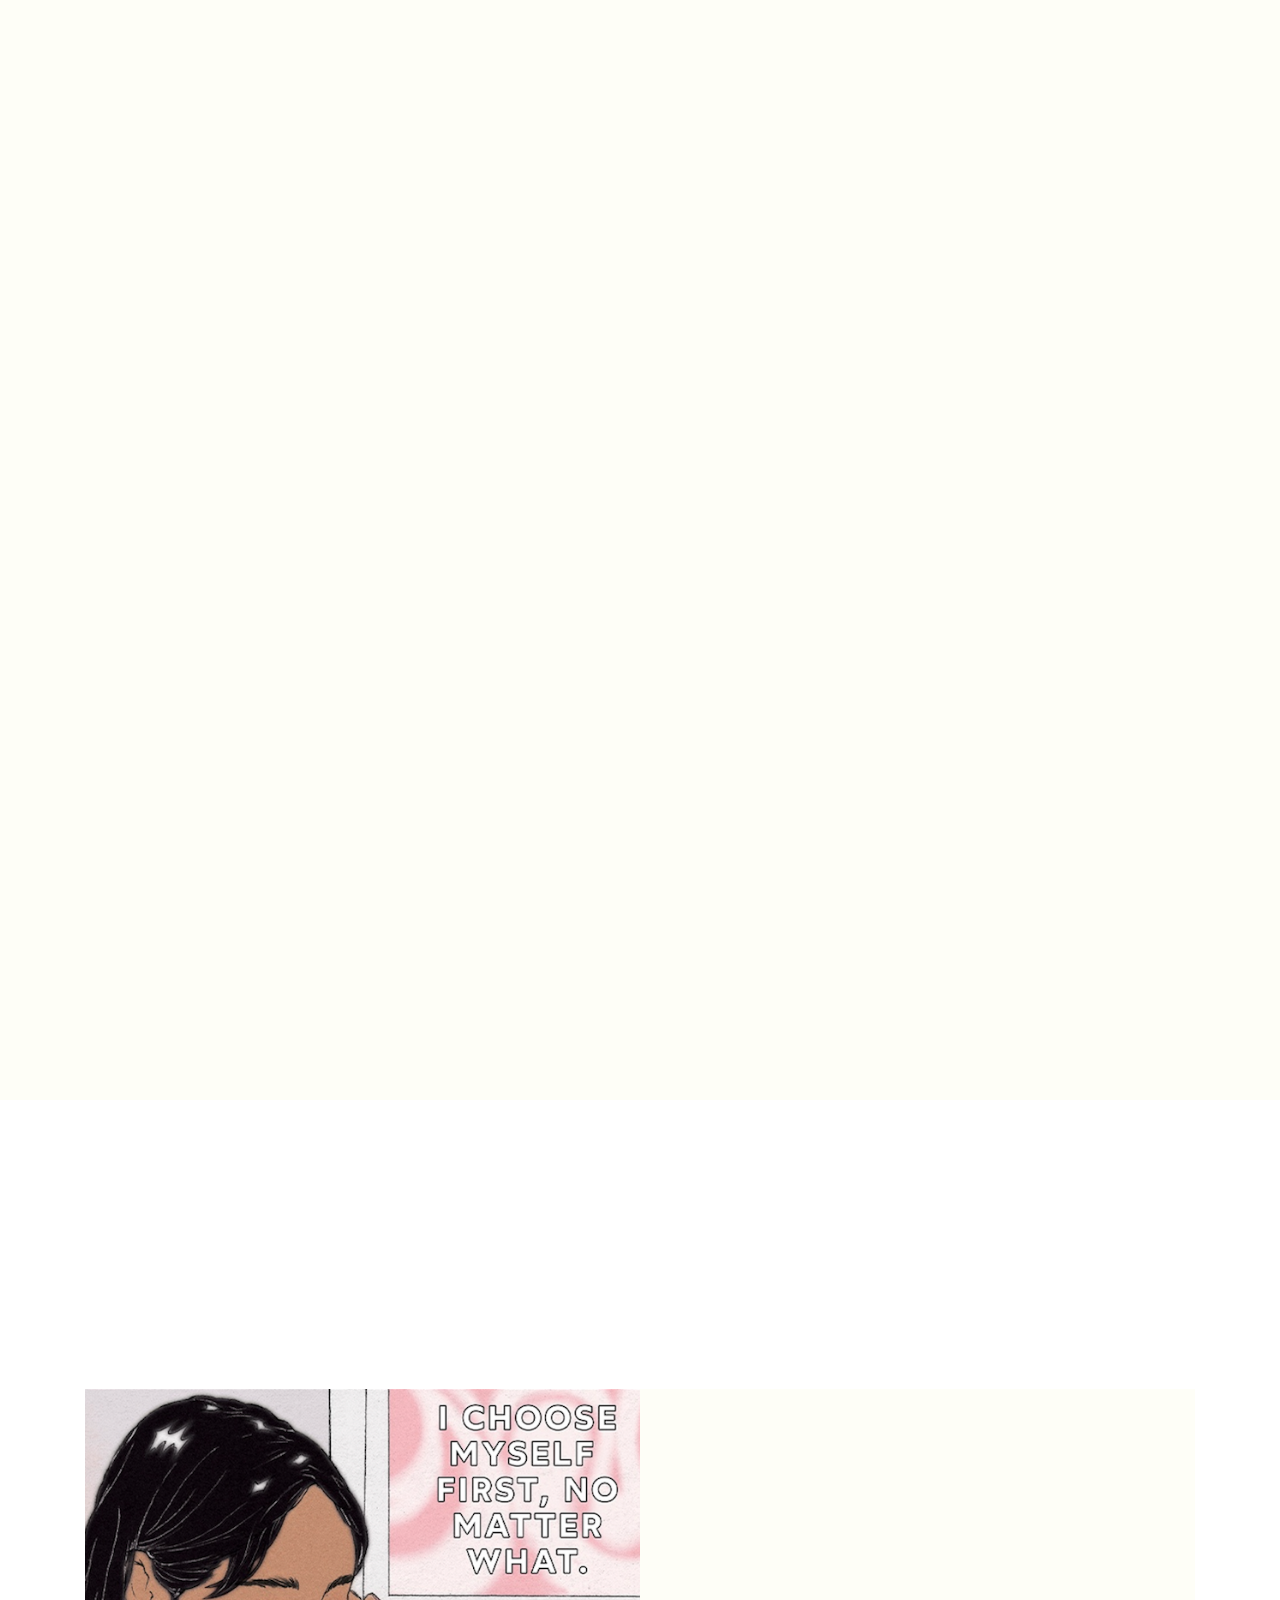
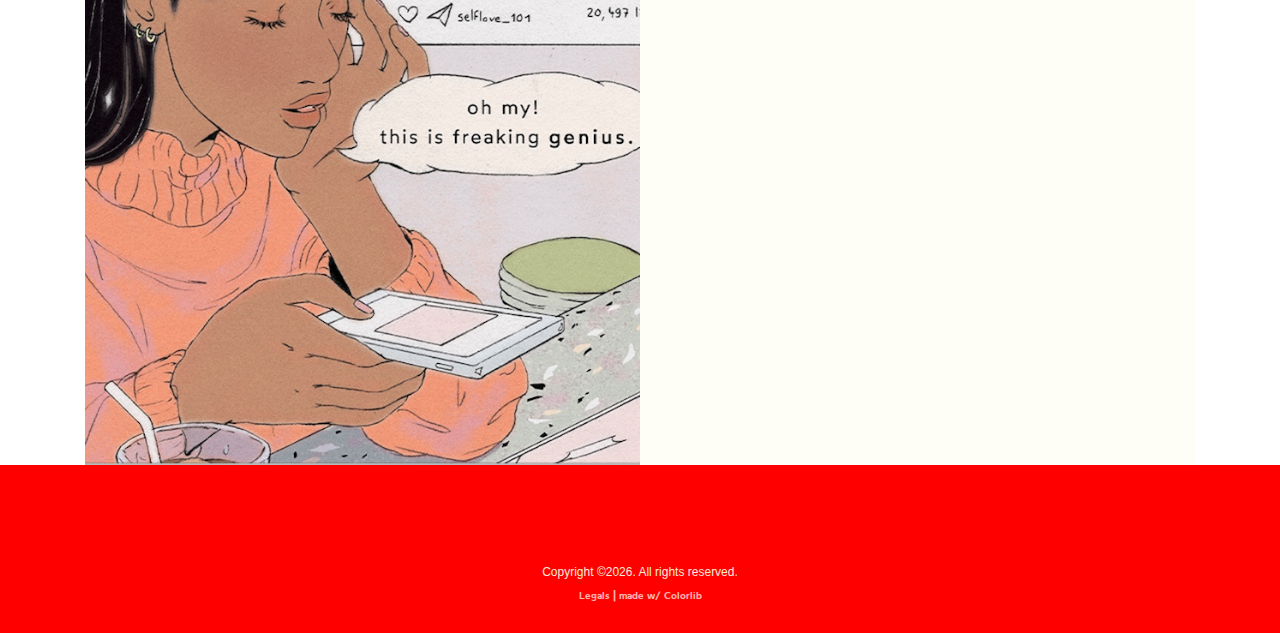
<file: index_old.html>
<!DOCTYPE html>
<html lang="en" xmlns:og="http://ogp.me/ns#">
	<meta name="wb:op" content="14579285dc578598888f1ab295c0cf0d"/>
  <head>
    <title>Terrible People</title>
    <meta charset="utf-8">
	<meta property="og:site_name" content="terrible-people.com"/>
    <meta property="og:title" content="Terrible People Magazine"/>
    <meta property="og:description" content="If you've ever wondered why people do some stupid things, so have we..."/>
    <meta property="og:image" itemprop="image" content="http://terrible-people.com/images/tp4/logo_main_brown2.png"/>
	<meta property="og:image:type" content="image/jpg">
    <meta property="og:type" content="website"/>
	<meta property="og:image:width" content="300">
	<meta property="og:image:height" content="300">
    <meta property="og:url" content="http://terrible-people.com/">
    <meta name="viewport" content="width=device-width, initial-scale=1, shrink-to-fit=no">
    
	 <link rel="icon" type="image/png" href="images/tp5/favicon.jpg">
	  
    <link href="https://fonts.googleapis.com/css?family=Poppins:100,200,300,400,500,600,700,800,900" rel="stylesheet">

    <link rel="stylesheet" href="css/open-iconic-bootstrap.min.css">
    <link rel="stylesheet" href="css/animate.css">
    
    <link rel="stylesheet" href="css/owl.carousel.min.css">
    <link rel="stylesheet" href="css/owl.theme.default.min.css">
    <link rel="stylesheet" href="css/magnific-popup.css">

    <link rel="stylesheet" href="css/aos.css">

    <link rel="stylesheet" href="css/ionicons.min.css">
    
    <link rel="stylesheet" href="css/flaticon.css">
    <link rel="stylesheet" href="css/icomoon.css">
	  
	<link rel="stylesheet" href="css/wotfard.css" type="text/css" charset="utf-8" />
    <link rel="stylesheet" href="css/style5hp.css">
	  
	 <link href="//cdn-images.mailchimp.com/embedcode/slim-10_7.css" rel="stylesheet" type="text/css">

	  
	  
  </head>
  <body data-spy="scroll" data-target=".site-navbar-target" data-offset="300">
	  
	  
    <nav class="navbar navbar-expand-lg navbar-dark ftco_navbar bg-dark ftco-navbar-light site-navbar-target" id="ftco-navbar">
	    <div class="container">
	      <h1><a class="navbar-brand" href="index.html">Terrible People</a></h1>
	      <button class="navbar-toggler js-fh5co-nav-toggle fh5co-nav-toggle" type="button" data-toggle="collapse" data-target="#ftco-nav" aria-controls="ftco-nav" aria-expanded="false" aria-label="Toggle navigation">
	        <span class="oi oi-menu"></span> Menu
	      </button>

	      <div class="collapse navbar-collapse" id="ftco-nav">
	        <ul class="navbar-nav nav ml-auto">
	          <li class="nav-item"><a href="#about-section" class="nav-link"><span>About</span></a></li>
	          <li class="nav-item"><a href="https://buystufffrom.terrible-people.com" class="nav-link"><span>Shop</span></a></li>
	          <li class="nav-item"><a href="#blog-section" class="nav-link"><span>What's New</span></a></li>
	          <li class="nav-item"><a href="#contact-section" class="nav-link"><span>Contact</span></a></li>
	        </ul>
	      </div>
	    </div>
	  </nav>
	  <section id="home-section" class="hero">
		  <div class="home-slider  owl-carousel">
	      <div class="slider-item">
	      	<div class="overlay"></div>
	        <div class="container">
	          <div class="row d-md-flex no-gutters slider-text align-items-end justify-content-end" data-scrollax-parent="true">
	          	<div class="one-third order-md-last img" style="background-image:url(images/tp5/header.jpg);">
	          		<div class="overlay"></div>
	          	</div>
		          <div class="one-forth d-flex  align-items-center ftco-animate" data-scrollax=" properties: { translateY: '70%' }">
		          
		          	<div class="text">
						<h1 class="mb-4 mt-3">Did you ever wonder why?</h1>
		            </div>
		          </div>
	        	</div>
	        </div>
	      </div>
			  
			  
	
   <!-- 
<div class="slider-item">
	      	<div class="overlay"></div>
	        <div class="container">
	          <div class="row d-md-flex no-gutters slider-text align-items-end justify-content-end" data-scrollax-parent="true">
	          	<div class="one-third order-md-last img" style="background-image:url(images/trio4.jpg);">
	          		<div class="overlay"></div>
	          	</div>
		          <div class="one-forth d-flex  align-items-center ftco-animate" data-scrollax=" properties: { translateY: '70%' }">
		          
		          	<div class="text">
					
							<h1m class="mb-4 mt-3"><a href="https://buystufffrom.terrible-people.com">SHOP<span> NOW</span>!</a></h1m>
		            </div>
		          </div>
	        	</div>
	        </div>
	      </div>
			  

 EDIT <div class="slider-item">
	      	<div class="overlay"></div>
	        <div class="container">
	          <div class="row d-flex no-gutters slider-text align-items-end justify-content-end" data-scrollax-parent="true">
	          	<div class="one-third2 order-md-last img" style="background-image:url(images/trio.jpg);">
	          		<div class="overlay"></div>
	          	</div>
		          <div class="one-forth2 d-flex align-items-center ftco-animate" data-scrollax=" properties: { translateY: '70%' }">
		          	
		          	<div class="text">
			            <h1m class="mb-4 mt-3" style="font-size: 5.5rem;">Terrible<br> People</h1m>
			            <p><a href="#projects-section" class="btn-custom">SHOP NOW</a></p>
		            </div>
		          </div>
	        	</div>
	        </div>
	      </div> -->
			  
			  
		</div>	   
    </section>

    <section class="ftco-about ftco-counter img ftco-section" id="about-section">
    	<div class="container">
    		<div class="row d-flex">
    			<div class="col-md-66 col-lg-5 d-flex">
    				<div class="img-about img d-flex align-items-start">
    					<div class="overlay"></div>
	    				<div class="img d-flex align-items-center">
							 <img src="images/tp5/TP4_cover.gif" alt="Cover Shot" style="width:100%;height:auto;">
			
			
	    				</div>
    				</div>
    			</div>

				
    			<div class="col-md-6 col-lg-7 pl-lg-5 py-5">
    				<div class="row justify-content-start pb-3">
		          <div class="col-md-12 heading-section ftco-animate">
		            <h2 class="mb-4" style="font-size: 34px;">If you’ve ever wondered why people do some stupid things, so have we...</h2>
		             <p><a style="font-weight: bold">Terrible People</a> is an independent magazine, which displays the ‘dark sides’ of human beings in a light and satirical way. Through essays, illustrations, interviews, photography, ... we explore different ways of thinking and try to reflect on our own behaviour. So, open up your minds, people!</p>
					  <p>In our <a style="font-weight: bold; color: #ff0000">Youth issue</a> we’re speaking about those so-called lazy, good for nothing teenagers, who don’t get their asses off the sofa. So let this sarcastic and taunting issue show you the darker sides in all of us.</p>
		          </div>
		        </div>
		  
	          <div class="counter-wrap ftco-animate d-flex mt-md-3">
              <div class="text p-4 pr-5 bg-primary">
              	<p class="mb-0">
	                <span class="number" data-number="21">0</span>
	                <span>hard working people</span>
                </p>
              </div>
	          </div>
	        </div>
        </div>		
    	</div>

    </section>
	
 

    <section class="ftco-section ftco-project bg-light" id="projects-section">
    	<div class="container">
    		<div class="row justify-content-center pb-5">
          <div class="col-md-12 heading-section text-center ftco-animate">
            <h2 class="mb-4">Shop our mags</h2>
            <p>Gotta catch 'em all</p>
          </div>
        </div>
    		<div class="row">
    			<div class="col-md-8">
					<a href="https://buystufffrom.terrible-people.com/product/collection-pack">
    				<div class="project img ftco-animate img-2 d-flex justify-content-center align-items-center" style="background-image: url(images/tp5/collectionpack.jpg);" href="https://buystufffrom.terrible-people.com/product/collection-pack">
						
    					<div class="overlay"></div>
	    				<div class="text text-center p-4">
	    					<h3>Collection Pack</h3>
	    				</div>
    				</div></a>
    			</div>
				
    			<div class="col-md-4">
    				<div class="row">
    					<div class="col-md-12">
		    				<div class="project img ftco-animate d-flex justify-content-center align-items-center" style="background-image: url(images/tp5/issue5.jpg);"><a href="https://buystufffrom.terrible-people.com/product/issue5">
		    					<div class="overlay"></div>
			    				<div class="text text-center p-4">
			    					<h3>#5 Youth</h3>
			    				</div>
								</a>
		    				</div>
	    				</div>
	    				<div class="col-md-12">
		    				<div class="project img ftco-animate d-flex justify-content-center align-items-center" style="background-image: url(images/tp4/issue4.jpg);">
								<a href="https://buystufffrom.terrible-people.com/product/issue4">
		    					<div class="overlay"></div>
			    				<div class="text text-center p-4">
			    					<h3>#4 Distance</h3>
			    				</div></a>
		    				</div>
	    				</div>
    				</div>
    			</div>
    			<div class="col-md-4">
    				<div class="project img ftco-animate d-flex justify-content-center align-items-center" style="background-image: url(images/tp4/issue1.jpg);">
							<div class="overlay2"></div>
	    				<div class="text text-center p-4">
	    					<h3>Sorry, it's gone</h3>
	    				</div>
    				</div>
  				</div>
  				<div class="col-md-4">
    				<div class="project img ftco-animate d-flex justify-content-center align-items-center" style="background-image: url(images/tp4/issue2.jpg);">
				<a href="https://buystufffrom.terrible-people.com/product/issue2">

    					<div class="overlay"></div>
	    				<div class="text text-center p-4">
	    					<h3>#2 Technology</h3>
	    				</div></a>
    				</div>
  				</div>
				
					<div class="col-md-4">
    				<div class="project img ftco-animate d-flex justify-content-center align-items-center" style="background-image: url(images/tp4/issue3.jpg);">
						<a href="https://buystufffrom.terrible-people.com/product/issue3">
    					<div class="overlay"></div>
	    				<div class="text text-center p-4">
	    					<h3>#3 Bodies</h3>
	    				</div></a>
    				</div>
				</div>
				<a class="btn-custom" href="https://buystufffrom.terrible-people.com">Shop now</a>
    		</div>
    	</div>
    </section>
	  
	  
	  	<section class="ftco-section" id="skills-section">
			<div class="container">
			<div class="row justify-content-center pb-5">
          <div class="col-md-12 heading-section text-center ftco-animate">
            <h2 class="mb-4">Terrible People are everywhere</h2>
            <p>Contact us to become our next stockist</p>
          </div>
        </div>


				
				
        <div class="rowstockist">
			
					<div class="col-md-4 text-center d-flex ftco-animate">
						<div class="services-1">
							<div class="desc">
								
								<h3 class="mb-4">Canada</h3>
								<p>Dans l'Espace | Montréal
								<br></p>
								<br>
								

								<h3 class="mb-4">Germany</h3>
								<p>Do you read me?! | Berlin
								<br><a href="https://www.rosa-wolf.com" target="_blank">Rosa Wolf | Berlin</a>
								<br><a href="https://gudbergnerger.com" target="_blank">Gudberg Nerger | Hamburg</a>
								<br>Superjuju | Stuttgart
								<br>&mags | Stuttgart
								<br></p>
								<br>
								
								<h3 class="mb-4">Italy</h3>
								<p>Edicola 518 | Perugia
								<br>Edicola Romano Piero | Rome
									<br><a href="https://www.frabsmagazines.com" target="_blank">Frab's Magazines & More | Forlì</a>
								</p>
								<br>
								
								<h3 class="mb-4">Portugal</h3>
								<p><a href="https://www.underthecover.pt" target="_blank">Under the Cover | Lisbon</a>
								<br>Hello, Kristof | Lisbon
								<br></p>
								<br>
								
							</div>
						</div>
					</div>
			
			
			
					<div class="col-md-4 text-center d-flex ftco-animate">
						<div class="services-1">
							<div class="desc">
								
								<h3 class="mb-4">England</h3>
								<p class="meta"><a href="https://magculture.com" target="_blank">MagCulture | London</a>
								<br><a href="https://magma-shop.com" target="_blank">Magma | London</a>
								<br>White Circ | London
								<br>Village | Leeds
								<br><a href="https://magma-shop.com" target="_blank">Magma | Manchester</a>

									<br></p>
									<br>
								
								<h3 class="mb-4">Greece</h3>
								<p>Neon Raum | Athens
								<br></p>
								<br>

						
							
								
								<h3 class="mb-4">Ireland</h3>
								<p>The Library Project | Dublin
								</p>
								<br>

								<h3 class="mb-4">Spain</h3>
								<p><a href="https://www.chandal.tv/collections/revistas" target="_blank">Chandal | Barcelona</a>
									<br>House of Rowdy | Barcelona
								<br></p>
								<br>
								
								<h3 class="mb-4">United States of America</h3>
								<p>Skylight Books | Los Angeles
								<br></p>
																
							</div>
						</div>
					</div>
			
			<div class="col-md-4 text-center d-flex ftco-animate">
						<div class="services-1">
							<div class="desc">
								
								<h3 class="mb-4">France</h3>
								<p>Show Show | Nantes
								<br><a href="https://cahiercentral.com/shop/" target="_blank">Cahier Central | Paris</a>
								<br>Librairie sans titre | Paris</p>
								<br>
								
								
								<h3 class="mb-4">Hong Kong</h3>
								<p>Kubrick | Hong Kong
								<br></p>
								<br>
								
								
								<h3 class="mb-4">Netherland</h3>
								<p><a href="https://www.athenaeum.nl/magazines/" target="_blank">Athaneum Nieuwscentrum | Amsterdam</a>
								</p>
								<br>

								

								
								<h3 class="mb-4">Sweden</h3>
								<p><a href="https://papercutshop.se" target="_blank">Papercut | Stockholm</a>
								<br></p>
								<br>
								
								<h3 class="mb-4">Taiwan</h3>
								<p><a href="https://pon-ding.com/" target="_blank">Pon-Ding | Taipei</a>
								<br></p>
								

							</div>
						</div>
					</div>
					
			
				</div>
			</div>
		</section>


    <section class="ftco-section bg-light" id="blog-section">
      <div class="container">
        <div class="row justify-content-center mb-5">
          <div class="col-md-12 heading-section text-center ftco-animate">
            <h2 class="mb-4">What's new?</h2>
            <p>Publications and awards</p>
          </div>
        </div>
        <div class="row d-flex">
		
		<div class="col-md-41 d-flex ftco-animate">
          	<div class="blog-entry">
              <a href="https://www.stackmagazines.com/art-design/an-ode-to-bitching/" class="block-20" style="background-image: url('images/tp4/press/stack.jpg');">
              </a>
              <div class="text mt-3 float-right d-block">
              	<div class="d-flex align-items-center mb-3 meta">
	                <p class="mb-0">
	                	<span class="mr-2">May, 21 | STACK Editorial</span>
	                </p>
                </div>
                <h3 class="heading"><a href="https://www.stackmagazines.com/art-design/an-ode-to-bitching/">An ode to bitching</a></h3>
              </div>
            </div>
          </div>
			
			
	
			
			<div class="col-md-41 d-flex ftco-animate">
          	<div class="blog-entry">
              <a href="https://www.arts.ac.uk/colleges/london-college-of-communication/stories/bookshelf-picks-annie-masciave-on-zines,-aesthetics-and-photography" class="block-20" style="background-image: url('images/tp4/press/ual_black.jpg');">
              </a>
              <div class="text mt-3 float-right d-block">
              	<div class="d-flex align-items-center mb-3 meta">
	                <p class="mb-0">
	                	<span class="mr-2">May, 20 | UAL x LCC</span>
	                </p>
                </div>
                <h3 class="heading"><a href="https://www.arts.ac.uk/colleges/london-college-of-communication/stories/bookshelf-picks-annie-masciave-on-zines,-aesthetics-and-photography">Bookshelf Picks: Annie Masciavè</a></h3>
              </div>
            </div>
          </div>
			
			<div class="col-md-41 d-flex ftco-animate">
          	<div class="blog-entry">
              <a href="https://www.frabsmagazines.com/en/blogs/frabs-blog/terrible-people" class="block-20" style="background-image: url('images/tp4/press/frabs_logo.jpg');">
              </a>
              <div class="text mt-3 float-right d-block">
              	<div class="d-flex align-items-center mb-3 meta">
	                <p class="mb-0">
	                	<span class="mr-2">March, 20 | Frab's Magazines</span>
	                </p>
                </div>
                <h3 class="heading"><a href="https://www.frabsmagazines.com/en/blogs/frabs-blog/terrible-people">Blog post: Terrible People #3</a></h3>
              </div>
            </div>
          </div>
			
			<div class="col-md-41 d-flex ftco-animate">
          	<div class="blog-entry">
              <a href="https://www.stackmagazines.com/update/stack-awards-2019-best-use-of-illustration/" class="block-20" style="background-image: url('images/press8.jpg');">
              </a>
              <div class="text mt-3 float-right d-block">
              	<div class="d-flex align-items-center mb-3 meta">
	                <p class="mb-0">
	                	<span class="mr-2">October, 19 | STACK Awards</span>
	                </p>
                </div>
                <h3 class="heading"><a href="https://www.stackmagazines.com/update/stack-awards-2019-best-use-of-illustration/">SHORTLISTED: Best Use of Illustration</a></h3>
              </div>
            </div>
          </div>
			
			
          <div class="col-md-41 d-flex ftco-animate">
          	<div class="blog-entry justify-content-end">
              <a href="https://magculture.com/terrible-people-3/" class="block-20" style="background-image: url('images/press7.jpg');">
              </a>
              <div class="text mt-3 float-right d-block">
              	<div class="d-flex align-items-center mb-3 meta">
	                <p class="mb-0">
	                	<span class="mr-2">April, 19 | MagCulture</span>
	                </p>
                </div>
                <h3 class="heading"><a href="https://magculture.com/terrible-people-3/">Out now: Terrible People #3</a></h3>
              </div>
            </div>
          </div>
			
			
          <div class="col-md-41 d-flex ftco-animate">
          	<div class="blog-entry justify-content-end">
              <a href="https://issuu.com/subbacultcha/docs/issue_12_issuu" class="block-20" style="background-image: url('images/subbacultcha.jpg');">
              </a>
              <div class="text mt-3 float-right d-block">
              	<div class="d-flex align-items-center mb-3 meta">
	                <p class="mb-0">
	                	<span class="mr-2">May, 18 | Subbacultcha Magazine</span>
	                </p>
                </div>
                <h3 class="heading"><a href="https://issuu.com/subbacultcha/docs/issue_12_issuu">Editors' Recommendation: Terrible People Mag</a></h3>

              </div>
            </div>
          </div>
          <div class="col-md-41 d-flex ftco-animate">
          	<div class="blog-entry">
              <a href="https://www.stackmagazines.com/art-design/terrible-people-magazine-interview/" class="block-20" style="background-image: url('images/stack2.jpg');">
              </a>
              <div class="text mt-3 float-right d-block">
              	<div class="d-flex align-items-center mb-3 meta">
	                <p class="mb-0">
	                	<span class="mr-2">February, 18 | STACK Editorial</span>
	                </p>
                </div>
                <h3 class="heading"><a href="https://www.stackmagazines.com/art-design/terrible-people-magazine-interview/">Terrible People wants to know why ...</a></h3>
              </div>
            </div>
          </div>
			
			     <div class="col-md-41 d-flex ftco-animate">
          	<div class="blog-entry">
              <a href="https://www.stackmagazines.com/art-design/stack-awards-student-magazine-2017/" class="block-20" style="background-image: url('images/press4.jpg');">
              </a>
              <div class="text mt-3 float-right d-block">
              	<div class="d-flex align-items-center mb-3 meta">
	                <p class="mb-0">
	                	<span class="mr-2">November, 17 | STACK Awards</span>
	                </p>
                </div>
                <h3 class="heading"><a href="https://www.stackmagazines.com/art-design/stack-awards-student-magazine-2017/">SHORTLISTED: Student Magazine of the Year</a></h3>
              </div>
            </div>
          </div>
			
				     <div class="col-md-41 d-flex ftco-animate">
          	<div class="blog-entry">
              <a href="https://www.lebonbon.fr/paris/news/terrible-people-magazine-personnes-horribles/" class="block-20" style="background-image: url('images/lebonbon.jpg');">
              </a>
              <div class="text mt-3 float-right d-block">
              	<div class="d-flex align-items-center mb-3 meta">
	                <p class="mb-0">
	                	<span class="mr-2">October, 17 | Le Bonbon</span>
	                </p>
                </div>
                <h3 class="heading"><a href="https://www.lebonbon.fr/paris/news/terrible-people-magazine-personnes-horribles/">Il existe désormais un magazine dédié aux horribles personnes</a></h3>
              </div>
            </div>
          </div>
			
			     <div class="col-md-41 d-flex ftco-animate">
          	<div class="blog-entry">
              <a href="https://www.lesinrocks.com/2017/10/31/style/style/terrible-people-le-magazine-la-gloire-des-personnes-horribles/" class="block-20" style="background-image: url('images/press2.png');">
              </a>
              <div class="text mt-3 float-right d-block">
              	<div class="d-flex align-items-center mb-3 meta">
	                <p class="mb-0">
	                	<span class="mr-2">October, 17 | LES INROCKUPTIBLES</span>
	                </p>
                </div>
                <h3 class="heading"><a href="https://www.lesinrocks.com/2017/10/31/style/style/terrible-people-le-magazine-la-gloire-des-personnes-horribles/">Terrible People, le magazine à la gloire des “personnes horribles”</a></h3>
              </div>
            </div>
          </div>
			
		
			
			     <div class="col-md-41 d-flex ftco-animate">
          	<div class="blog-entry">
              <a href="https://www.stackmagazines.com/art-design/terrible-people-magazine/" class="block-20" style="background-image: url('images/stack1.jpg');">
              </a>
              <div class="text mt-3 float-right d-block">
              	<div class="d-flex align-items-center mb-3 meta">
	                <p class="mb-0">
	                	<span class="mr-2">September, 17 | STACK Editorial</span>
	                </p>
                </div>
                <h3 class="heading"><a href="https://www.stackmagazines.com/art-design/terrible-people-magazine/">Five reasons to love this magazine about hating people</a></h3>
              </div>
            </div>
          </div>
		
			
        </div>
      </div>
    </section>

    <section class="ftco-section contact-section ftco-no-pb" id="contact-section">
      <div class="container">
      	<div class="row justify-content-center mb-5">
          <div class="col-md-12 heading-section text-center ftco-animate">
            <h2 class="mb-4">Contact us</h2>
            <p>Drop us a mail for any requests</p>
          </div>
        </div>

        <div class="row no-gutters block-9">
			
			   <div class="col-md-6 d-flex">
			  
          	<div class="img" style="background-image: url(images/tp5/contact2.jpg);" >
			  </div>   
          </div>
			
 <div class="col-md-6 order-md-last d-flex">
      <form action="https://gmail.us2.list-manage.com/subscribe/post?u=8f94e426c07214da91acd0412&amp;id=d98b1d8214" method="post" id="mc-embedded-subscribe-form" name="mc-embedded-subscribe-form" enctype="multipart/form-data" class="bg-light p-4 p-md-5 validate" target="_blank" novalidate>
           <div class="col-md-12 heading-section text-center ftco-animate">
				<h3 class="mb-4">Say hello</h3>					 
			   <p>There you go, here's our mail. Feel free sending us whatever you want!<br>(no nudes, please... we've had enough)</p>
			   <a class="btn btn-primary py-3 px-5" href="mailto:terriblepeoplemag@gmail.com?subject=We need to talk!">We need to talk</a>

				 
			   				<h3 class="mb-4"><br>Want to know more?</h3>					 
						<p>Then better sign up for our newsletter!<br>Some terribly good news are waiting:</p>
		<input type="submit" value="Subscribe me now" name="subscribe" id="mc-embedded-subscribe" class="btn btn-primary py-3 px-5">
		   </div>
     </form>
  </div>

  
        </div>
      </div>
    </section>
		

    <footer class="ftco-footer ftco-section">
        <div class="row">
				   <div class="col-md-12 text-center">
        <div class="col-md-12 text-center" style="color:antiquewhite">
			 <ul class="ftco-footer-social list-unstyled float-md-12">
                <li class="ftco-animate"><a href="https://www.instagram.com/terriblepeoplemag/"><span class="icon-instagram"></span></a></li>
 				<li class="ftco-animate"><a href="https://www.facebook.com/terriblepeoplemagazine/"><span class="icon-facebook"></span></a></li>
              </ul>
            <!-- Link back to Colorlib can't be removed. Template is licensed under CC BY 3.0. -->
  Copyright &copy;<script>document.write(new Date().getFullYear());</script>. All rights reserved. <br>
				
			<p><a href="legals5.html">Legals</a> | <a>made w/ <a href="https://colorlib.com">Colorlib</a></a>
  <!-- Link back to Colorlib can't be removed. Template is licensed under CC BY 3.0. --></p>
          </div>
			 </div>
        </div>
   
    </footer>
    
  

  <!-- loader -->
  <div id="ftco-loader" class="show fullscreen"><svg class="circular" width="48px" height="48px"><circle class="path-bg" cx="24" cy="24" r="22" fill="none" stroke-width="4" stroke="#eeeeee"/><circle class="path" cx="24" cy="24" r="22" fill="none" stroke-width="4" stroke-miterlimit="10" stroke="#F96D00"/></svg></div>


  <script src="js/jquery.min.js"></script>
  <script src="js/jquery-migrate-3.0.1.min.js"></script>
  <script src="js/popper.min.js"></script>
  <script src="js/bootstrap.min.js"></script>
  <script src="js/jquery.easing.1.3.js"></script>
  <script src="js/jquery.waypoints.min.js"></script>
  <script src="js/jquery.stellar.min.js"></script>
  <script src="js/owl.carousel.min.js"></script>
  <script src="js/jquery.magnific-popup.min.js"></script>
  <script src="js/aos.js"></script>
  <script src="js/jquery.animateNumber.min.js"></script>
  <script src="js/scrollax.min.js"></script>
  
  <script src="js/main.js"></script>
    
  </body>
</html>
</file>
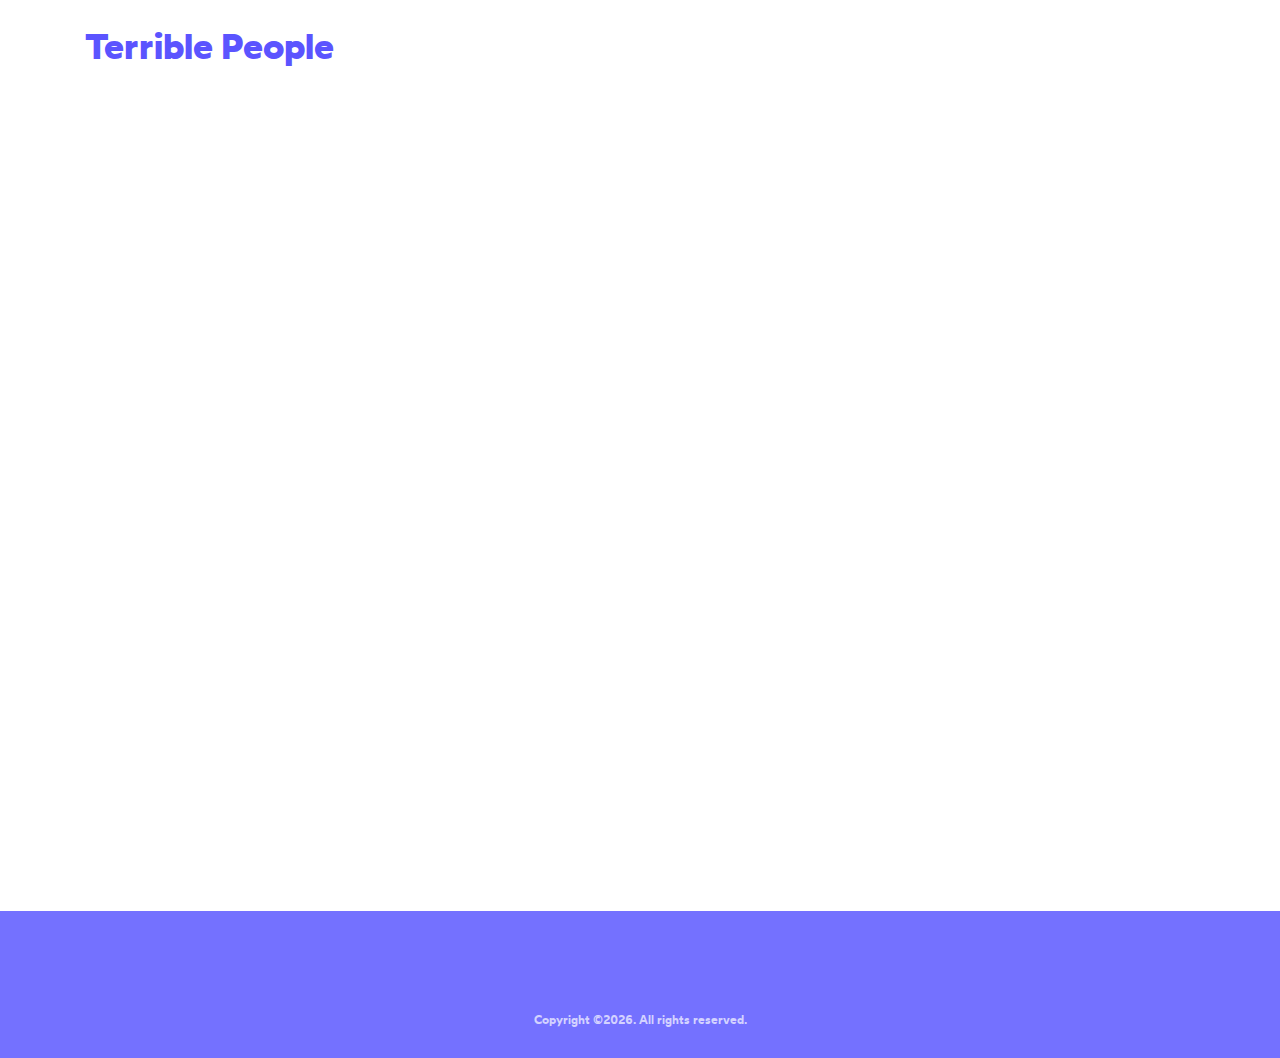
<file: legals.html>
<!DOCTYPE html>
<html lang="en" xmlns:og="http://ogp.me/ns#">
	<meta name="wb:op" content="14579285dc578598888f1ab295c0cf0d"/>
  <head>
    <title>Terrible People</title>
    <meta charset="utf-8">
	<meta property="og:site_name" content="terrible-people.com"/>
    <meta property="og:title" content="Terrible People Magazine"/>
    <meta property="og:description" content="If you've ever wondered why people do some stupid things, so have we..."/>
    <meta property="og:image" itemprop="image" content="http://terrible-people.com/images/tp6/logo_line_purple.png"/>
	<meta property="og:image:type" content="image/jpg">
    <meta property="og:type" content="website"/>
	<meta property="og:image:width" content="300">
	<meta property="og:image:height" content="300">
    <meta property="og:url" content="http://buystufffrom.terrible-people.com/">
    <meta name="viewport" content="width=device-width, initial-scale=1, shrink-to-fit=no">

	 <link rel="icon" type="image/png" href="images/tp6/favicon.jpg">

    <link href="https://fonts.googleapis.com/css?family=Poppins:100,200,300,400,500,600,700,800,900" rel="stylesheet">

    <link rel="stylesheet" href="css/open-iconic-bootstrap.min.css">
    <link rel="stylesheet" href="css/animate.css">

    <link rel="stylesheet" href="css/owl.carousel.min.css">
    <link rel="stylesheet" href="css/owl.theme.default.min.css">
    <link rel="stylesheet" href="css/magnific-popup.css">

    <link rel="stylesheet" href="css/aos.css">

    <link rel="stylesheet" href="css/ionicons.min.css">

    <link rel="stylesheet" href="css/flaticon.css">
    <link rel="stylesheet" href="css/icomoon.css">

	<link rel="stylesheet" href="css/wotfard.css" type="text/css" charset="utf-8" />
    <link rel="stylesheet" href="css/style6legals.css">

	 <link href="//cdn-images.mailchimp.com/embedcode/slim-10_7.css" rel="stylesheet" type="text/css">



  </head>
  <body data-spy="scroll" data-target=".site-navbar-target" data-offset="300">


    <nav class="navbar navbar-expand-lg navbar-dark ftco_navbar bg-dark ftco-navbar-light site-navbar-target" id="ftco-navbar">
	    <div class="container">
	      <h1><a class="navbar-brand" href="https://buystufffrom.terrible-people.com/">Terrible People</a></h1>



	    </div>
	  </nav>






    <section class="ftco-about ftco-section" id="about-section">
    	<div class="container">
    		<div class="row d-flex">



    			<div class="col-md-12 ">
    				<div class="row justify-content-start pb-3">
		          <div class="col-md-12 heading-section ftco-animate">
					  <br>
		            <h3 class="mb-4" style="font-size: 18px; color:#000">Information provided in accordance with § 5 of the German Telemedia Act (Telemediengesetz – TMG)</h3>
		             <p style="color:#c0c5d2">Terrible People Magazine | represented by Jennifer Link | Stitzenburgstr. 1 | 70182 Stuttgart | +49 (0)151 61400746 | terriblepeoplemag@gmail.com</p>


					 <h3 class="mb-4" style="font-size: 18px; color:#000">Legal information</h3>

					  <p style="color:#c0c5d2">Terrible People Magazine would like to point out that information presented on this website may contain technical inaccuracies and/or typographical errors. Therefore, liability, guarantees or other responsibility for correctness, accuracy and completeness of the information presented on this website cannot be assumed. Terrible People Magazine reserves the right to change and/or update information on this site at any time and without advance notification.</p>

					 <h3 class="mb-4" style="font-size: 18px; color:#000">Related links</h3>

					  <p style="color:#c0c5d2">This website contains hyperlinks to third-party websites. These will be opened in a separate browser window and are only provided for reasons of user-friendliness. Terrible People Magazine expressly dissociates itself from the contents of these websites and is not responsible for their contents. The use of such websites is at the user’s own risk.</p>

					 <h3 class="mb-4" style="font-size: 18px; color:#000">Copyright</h3>

					  <p style="color:#c0c5d2">The content and works on this website created by Terrible People Magazine are subject to German copyright law and the design law. The duplication, processing, distribution and any kind of commercial use outside the limits of copyright / design law require the written consent of Terrible People Magazine. Downloads and copies of this website are only permitted for private, non-commercial use. The rights of third party content are observed and marked as such. If you should become aware of a copyright infringement, we ask that you notify us accordingly. If we become aware of legal violations, we will remove this content immediately.</p>
		          </div>
		        </div>


	        </div>
        </div>
    	</div>

    </section>







    <footer class="ftco-footer ftco-section" style="background-color:rgb(101,98,255, 0.9)">
        <div class="row">
				   <div class="col-md-12 text-center" >
        <div class="col-md-12 text-center">
			 <ul class="ftco-footer-social list-unstyled float-md-12">
				                 <li class="ftco-animate"><a href="https://www.instagram.com/terriblepeoplemag/"><span class="icon-instagram"></span></a></li>

                <li class="ftco-animate"><a href="https://www.facebook.com/terriblepeoplemagazine/"><span class="icon-facebook"></span></a></li>
              </ul>
            <!-- Link back to Colorlib can't be removed. Template is licensed under CC BY 3.0. -->
  	<p>Copyright &copy;<script>document.write(new Date().getFullYear());</script>. All rights reserved. <br>

		</p>
          </div>
			 </div>
        </div>

    </footer>



  <!-- loader -->
  <div id="ftco-loader" class="show fullscreen"><svg class="circular" width="48px" height="48px"><circle class="path-bg" cx="24" cy="24" r="22" fill="none" stroke-width="4" stroke="#eeeeee"/><circle class="path" cx="24" cy="24" r="22" fill="none" stroke-width="4" stroke-miterlimit="10" stroke="#F96D00"/></svg></div>


  <script src="js/jquery.min.js"></script>
  <script src="js/jquery-migrate-3.0.1.min.js"></script>
  <script src="js/popper.min.js"></script>
  <script src="js/bootstrap.min.js"></script>
  <script src="js/jquery.easing.1.3.js"></script>
  <script src="js/jquery.waypoints.min.js"></script>
  <script src="js/jquery.stellar.min.js"></script>
  <script src="js/owl.carousel.min.js"></script>
  <script src="js/jquery.magnific-popup.min.js"></script>
  <script src="js/aos.js"></script>
  <script src="js/jquery.animateNumber.min.js"></script>
  <script src="js/scrollax.min.js"></script>

  <script src="js/main.js"></script>

  </body>
</html>
</file>
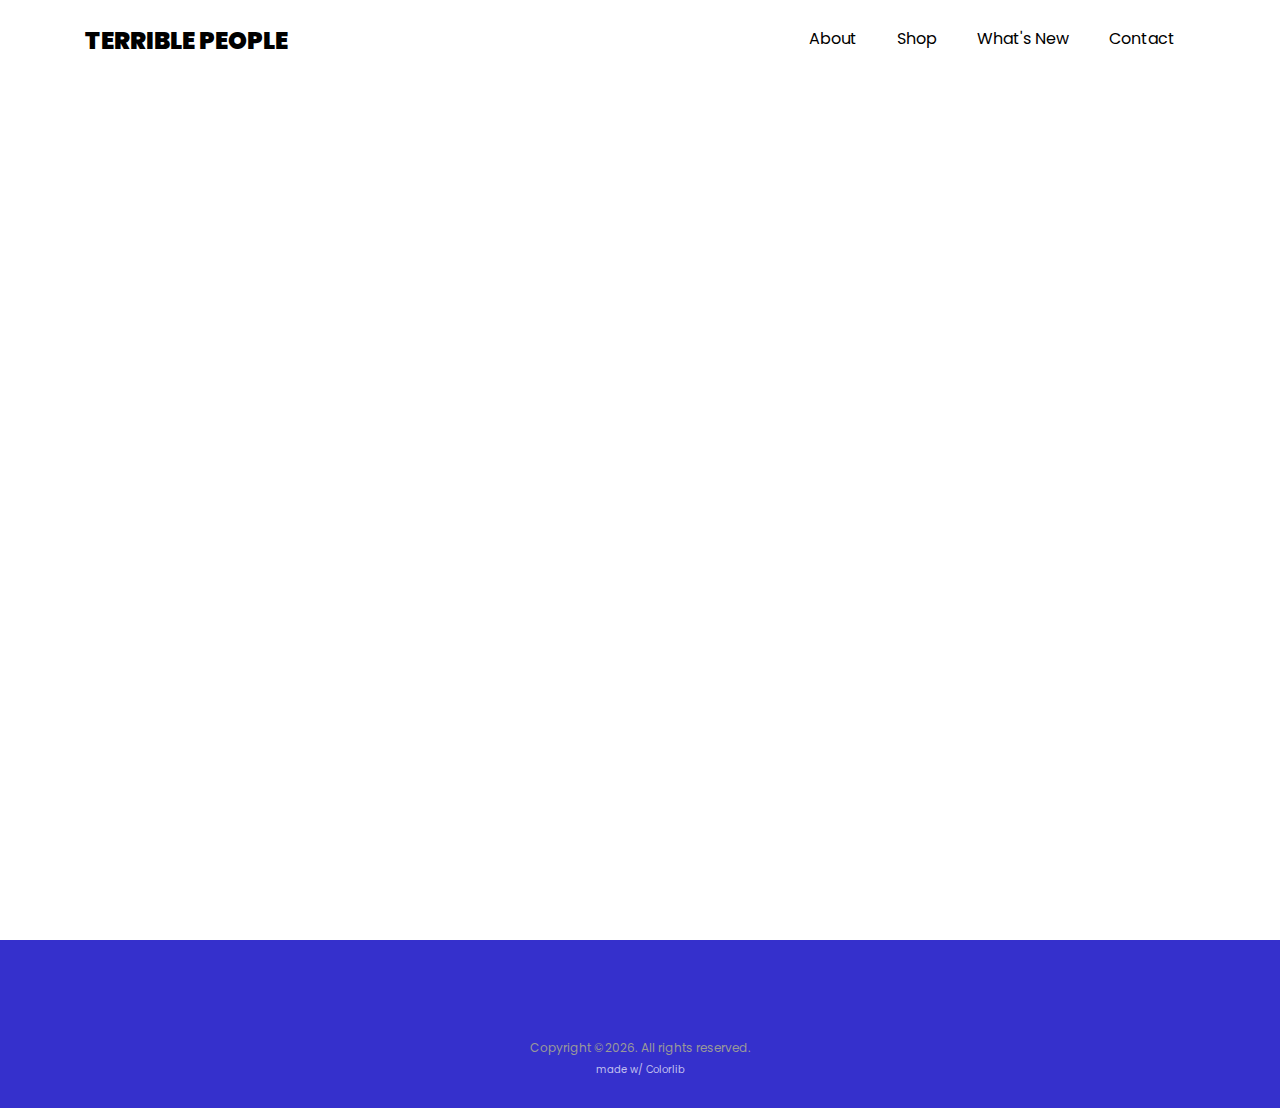
<file: legals1.html>
<!DOCTYPE html>
<html lang="en" xmlns:og="http://ogp.me/ns#">
	<meta name="wb:op" content="14579285dc578598888f1ab295c0cf0d"/>
  <head>
    <title>Terrible People</title>
    <meta charset="utf-8">
	<meta property="og:site_name" content="terrible-people.com"/>
    <meta property="og:title" content="Terrible People Magazine"/>
    <meta property="og:description" content="If you've ever wondered why people do some stupid things, so have we..."/>
    <meta property="og:image" itemprop="image" content="http://terrible-people.com/images/tp4/logo_main_brown2.png"/>
	<meta property="og:image:type" content="image/jpg">
    <meta property="og:type" content="website"/>
	<meta property="og:image:width" content="300">
	<meta property="og:image:height" content="300">
    <meta property="og:url" content="http://terrible-people.com/">
    <meta name="viewport" content="width=device-width, initial-scale=1, shrink-to-fit=no">
    
	 <link rel="icon" type="image/png" href="images/tp4/favicon.png">
	  
    <link href="https://fonts.googleapis.com/css?family=Poppins:100,200,300,400,500,600,700,800,900" rel="stylesheet">

    <link rel="stylesheet" href="css/open-iconic-bootstrap.min.css">
    <link rel="stylesheet" href="css/animate.css">
    
    <link rel="stylesheet" href="css/owl.carousel.min.css">
    <link rel="stylesheet" href="css/owl.theme.default.min.css">
    <link rel="stylesheet" href="css/magnific-popup.css">

    <link rel="stylesheet" href="css/aos.css">

    <link rel="stylesheet" href="css/ionicons.min.css">
    
    <link rel="stylesheet" href="css/flaticon.css">
    <link rel="stylesheet" href="css/icomoon.css">
    <link rel="stylesheet" href="css/style.css">
	  
	 <link href="//cdn-images.mailchimp.com/embedcode/slim-10_7.css" rel="stylesheet" type="text/css">

	  
	  
  </head>
  <body data-spy="scroll" data-target=".site-navbar-target" data-offset="300">
	  
	  
    <nav class="navbar navbar-expand-lg navbar-dark ftco_navbar bg-dark ftco-navbar-light site-navbar-target" id="ftco-navbar">
	    <div class="container">
	      <a class="navbar-brand" href="index.html">Terrible People</a>
	      <button class="navbar-toggler js-fh5co-nav-toggle fh5co-nav-toggle" type="button" data-toggle="collapse" data-target="#ftco-nav" aria-controls="ftco-nav" aria-expanded="false" aria-label="Toggle navigation">
	        <span class="oi oi-menu"></span> Menu
	      </button>

	      <div class="collapse navbar-collapse" id="ftco-nav">
	        <ul class="navbar-nav nav ml-auto">
	          <li class="nav-item"><a href="index.html" class="nav-link"><span>About</span></a></li>
	          <li class="nav-item"><a href="https://buystufffrom.terrible-people.com" class="nav-link"><span>Shop</span></a></li>
	          <li class="nav-item"><a href="index.html#blog-section" class="nav-link"><span>What's New</span></a></li>
	          <li class="nav-item"><a href="index.html#contact-section" class="nav-link"><span>Contact</span></a></li>
	        </ul>
	      </div>
	    </div>
	  </nav>
	  
	

	  
	  
	  
    <section class="ftco-about ftco-section" id="about-section">
    	<div class="container">
    		<div class="row d-flex">


				
    			<div class="col-md-12 ">
    				<div class="row justify-content-start pb-3">
		          <div class="col-md-12 heading-section ftco-animate">
					  <br>
		            <h2 class="mb-4" style="font-size: 18px;">Information provided in accordance with § 5 of the German Telemedia Act (Telemediengesetz – TMG)</h2>
		             <p>Terrible People Magazine | represented by Jennifer Link | Brühlstr. 32 | 71034 Böblingen | +49 (0)151 61400746 | terriblepeoplemag@gmail.com</p>
					  
					  
					 <h2 class="mb-4" style="font-size: 18px;">Legal information</h2>
					  
					  <p>Terrible People Magazine would like to point out that information presented on this website may contain technical inaccuracies and/or typographical errors. Therefore, liability, guarantees or other responsibility for correctness, accuracy and completeness of the information presented on this website cannot be assumed. Terrible People Magazine reserves the right to change and/or update information on this site at any time and without advance notification.</p>
					  
					 <h2 class="mb-4" style="font-size: 18px;">Related links</h2>
					  
					  <p>This website contains hyperlinks to third-party websites. These will be opened in a separate browser window and are only provided for reasons of user-friendliness. Terrible People Magazine expressly dissociates itself from the contents of these websites and is not responsible for their contents. The use of such websites is at the user’s own risk.</p>
					  
					 <h2 class="mb-4" style="font-size: 18px;">Copyright</h2>
					  
					  <p>The content and works on this website created by Terrible People Magazine are subject to German copyright law and the design law. The duplication, processing, distribution and any kind of commercial use outside the limits of copyright / design law require the written consent of Terrible People Magazine. Downloads and copies of this website are only permitted for private, non-commercial use. The rights of third party content are observed and marked as such. If you should become aware of a copyright infringement, we ask that you notify us accordingly. If we become aware of legal violations, we will remove this content immediately.</p>
		          </div>
		        </div>
		  

	        </div>
        </div>		
    	</div>

    </section>
	
 


	
		

    <footer class="ftco-footer ftco-section">
        <div class="row">
				   <div class="col-md-12 text-center">
        <div class="col-md-12 text-center">
			 <ul class="ftco-footer-social list-unstyled float-md-12">
                <li class="ftco-animate"><a href="https://www.facebook.com/terriblepeoplemagazine/"><span class="icon-facebook"></span></a></li>
                <li class="ftco-animate"><a href="https://www.instagram.com/terriblepeoplemag/"><span class="icon-instagram"></span></a></li>
              </ul>
            <!-- Link back to Colorlib can't be removed. Template is licensed under CC BY 3.0. -->
  Copyright &copy;<script>document.write(new Date().getFullYear());</script>. All rights reserved. <br>
				
			<p><a>made w/ <a href="https://colorlib.com">Colorlib</a></a>
  <!-- Link back to Colorlib can't be removed. Template is licensed under CC BY 3.0. --></p>
          </div>
			 </div>
        </div>
   
    </footer>
    
  

  <!-- loader -->
  <div id="ftco-loader" class="show fullscreen"><svg class="circular" width="48px" height="48px"><circle class="path-bg" cx="24" cy="24" r="22" fill="none" stroke-width="4" stroke="#eeeeee"/><circle class="path" cx="24" cy="24" r="22" fill="none" stroke-width="4" stroke-miterlimit="10" stroke="#F96D00"/></svg></div>


  <script src="js/jquery.min.js"></script>
  <script src="js/jquery-migrate-3.0.1.min.js"></script>
  <script src="js/popper.min.js"></script>
  <script src="js/bootstrap.min.js"></script>
  <script src="js/jquery.easing.1.3.js"></script>
  <script src="js/jquery.waypoints.min.js"></script>
  <script src="js/jquery.stellar.min.js"></script>
  <script src="js/owl.carousel.min.js"></script>
  <script src="js/jquery.magnific-popup.min.js"></script>
  <script src="js/aos.js"></script>
  <script src="js/jquery.animateNumber.min.js"></script>
  <script src="js/scrollax.min.js"></script>
  
  <script src="js/main.js"></script>
    
  </body>
</html>
</file>
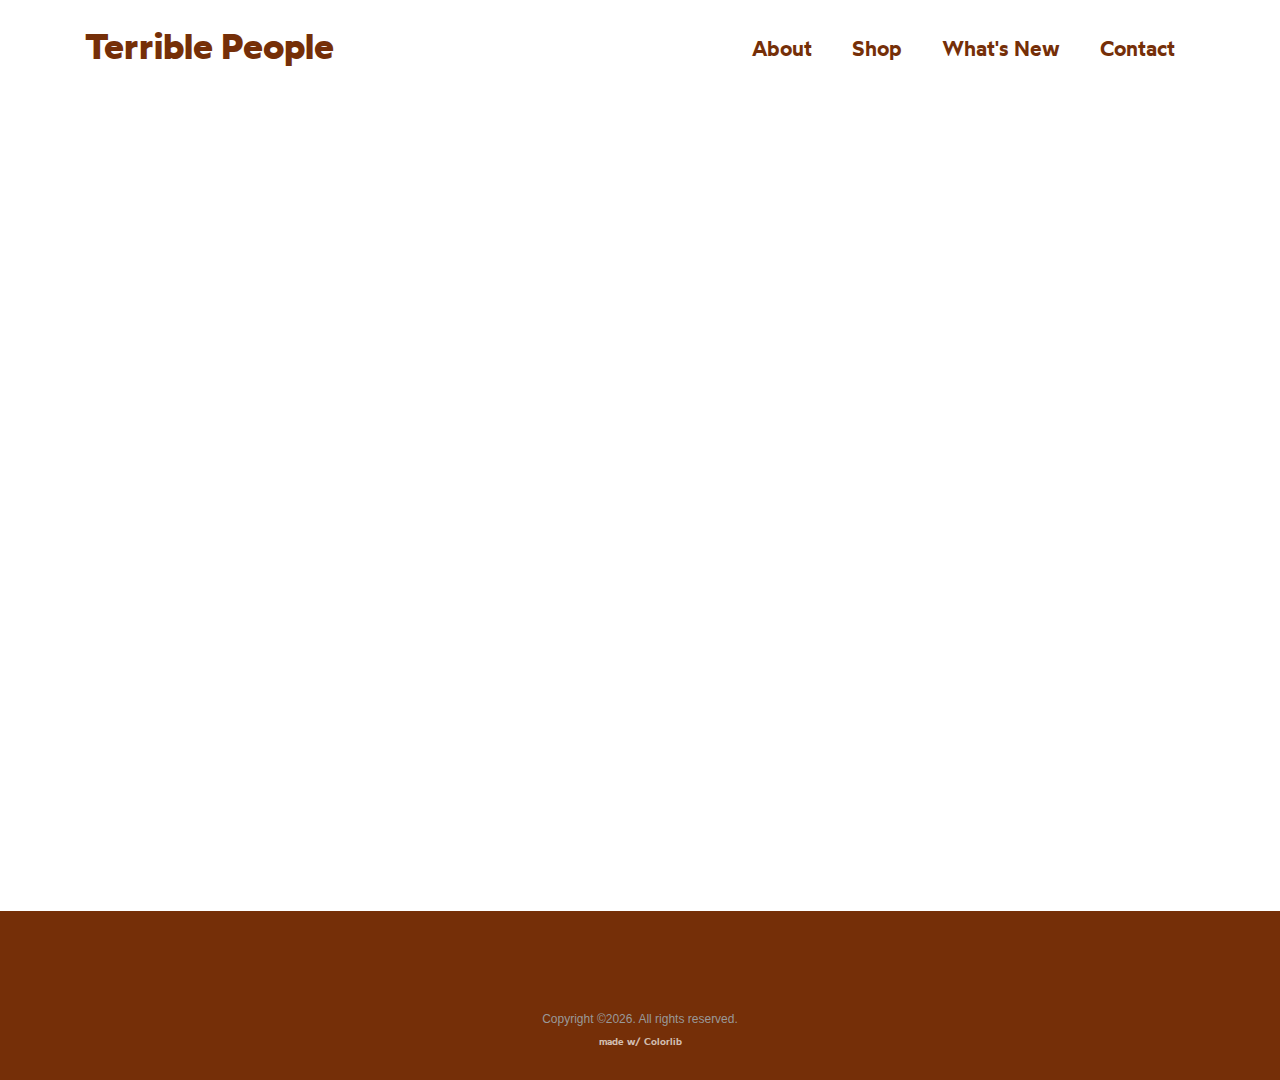
<file: legals4.html>
<!DOCTYPE html>
<html lang="en" xmlns:og="http://ogp.me/ns#">
	<meta name="wb:op" content="14579285dc578598888f1ab295c0cf0d"/>
  <head>
    <title>Terrible People</title>
    <meta charset="utf-8">
	<meta property="og:site_name" content="terrible-people.com"/>
    <meta property="og:title" content="Terrible People Magazine"/>
    <meta property="og:description" content="If you've ever wondered why people do some stupid things, so have we..."/>
    <meta property="og:image" itemprop="image" content="http://terrible-people.com/images/tp4/logo_main_brown2.png"/>
	<meta property="og:image:type" content="image/jpg">
    <meta property="og:type" content="website"/>
	<meta property="og:image:width" content="300">
	<meta property="og:image:height" content="300">
    <meta property="og:url" content="http://terrible-people.com/">
    <meta name="viewport" content="width=device-width, initial-scale=1, shrink-to-fit=no">
    
	 <link rel="icon" type="image/png" href="images/tp4/favicon.png">
	  
    <link href="https://fonts.googleapis.com/css?family=Poppins:100,200,300,400,500,600,700,800,900" rel="stylesheet">

    <link rel="stylesheet" href="css/open-iconic-bootstrap.min.css">
    <link rel="stylesheet" href="css/animate.css">
    
    <link rel="stylesheet" href="css/owl.carousel.min.css">
    <link rel="stylesheet" href="css/owl.theme.default.min.css">
    <link rel="stylesheet" href="css/magnific-popup.css">

    <link rel="stylesheet" href="css/aos.css">

    <link rel="stylesheet" href="css/ionicons.min.css">
    
    <link rel="stylesheet" href="css/flaticon.css">
    <link rel="stylesheet" href="css/icomoon.css">
	  
	<link rel="stylesheet" href="css/wotfard.css" type="text/css" charset="utf-8" />
    <link rel="stylesheet" href="css/style4hp.css">
	  
	 <link href="//cdn-images.mailchimp.com/embedcode/slim-10_7.css" rel="stylesheet" type="text/css">

	  
	  
  </head>
  <body data-spy="scroll" data-target=".site-navbar-target" data-offset="300">
	  
	  
    <nav class="navbar navbar-expand-lg navbar-dark ftco_navbar bg-dark ftco-navbar-light site-navbar-target" id="ftco-navbar">
	    <div class="container">
	      <h1><a class="navbar-brand" href="index.html">Terrible People</a></h1>
	      <button class="navbar-toggler js-fh5co-nav-toggle fh5co-nav-toggle" type="button" data-toggle="collapse" data-target="#ftco-nav" aria-controls="ftco-nav" aria-expanded="false" aria-label="Toggle navigation">
	        <span class="oi oi-menu"></span> Menu
	      </button>

	      <div class="collapse navbar-collapse" id="ftco-nav">
	        <ul class="navbar-nav nav ml-auto">
	          <li class="nav-item"><a href="index.html" class="nav-link"><span>About</span></a></li>
	          <li class="nav-item"><a href="https://buystufffrom.terrible-people.com" class="nav-link"><span>Shop</span></a></li>
	          <li class="nav-item"><a href="index.html#blog-section" class="nav-link"><span>What's New</span></a></li>
	          <li class="nav-item"><a href="index.html#contact-section" class="nav-link"><span>Contact</span></a></li>
	        </ul>
	      </div>
	    </div>
	  </nav>
	  
	

	  
	  
	  
    <section class="ftco-about ftco-section" id="about-section">
    	<div class="container">
    		<div class="row d-flex">


				
    			<div class="col-md-12 ">
    				<div class="row justify-content-start pb-3">
		          <div class="col-md-12 heading-section ftco-animate">
					  <br>
		            <h3 class="mb-4" style="font-size: 18px;">Information provided in accordance with § 5 of the German Telemedia Act (Telemediengesetz – TMG)</h3>
		             <p>Terrible People Magazine | represented by Jennifer Link | Brühlstr. 32 | 71034 Böblingen | +49 (0)151 61400746 | terriblepeoplemag@gmail.com</p>
					  
					  
					 <h3 class="mb-4" style="font-size: 18px;">Legal information</h3>
					  
					  <p>Terrible People Magazine would like to point out that information presented on this website may contain technical inaccuracies and/or typographical errors. Therefore, liability, guarantees or other responsibility for correctness, accuracy and completeness of the information presented on this website cannot be assumed. Terrible People Magazine reserves the right to change and/or update information on this site at any time and without advance notification.</p>
					  
					 <h3 class="mb-4" style="font-size: 18px;">Related links</h3>
					  
					  <p>This website contains hyperlinks to third-party websites. These will be opened in a separate browser window and are only provided for reasons of user-friendliness. Terrible People Magazine expressly dissociates itself from the contents of these websites and is not responsible for their contents. The use of such websites is at the user’s own risk.</p>
					  
					 <h3 class="mb-4" style="font-size: 18px;">Copyright</h3>
					  
					  <p>The content and works on this website created by Terrible People Magazine are subject to German copyright law and the design law. The duplication, processing, distribution and any kind of commercial use outside the limits of copyright / design law require the written consent of Terrible People Magazine. Downloads and copies of this website are only permitted for private, non-commercial use. The rights of third party content are observed and marked as such. If you should become aware of a copyright infringement, we ask that you notify us accordingly. If we become aware of legal violations, we will remove this content immediately.</p>
		          </div>
		        </div>
		  

	        </div>
        </div>		
    	</div>

    </section>
	
 


	
		

    <footer class="ftco-footer ftco-section">
        <div class="row">
				   <div class="col-md-12 text-center">
        <div class="col-md-12 text-center">
			 <ul class="ftco-footer-social list-unstyled float-md-12">
                <li class="ftco-animate"><a href="https://www.facebook.com/terriblepeoplemagazine/"><span class="icon-facebook"></span></a></li>
                <li class="ftco-animate"><a href="https://www.instagram.com/terriblepeoplemag/"><span class="icon-instagram"></span></a></li>
              </ul>
            <!-- Link back to Colorlib can't be removed. Template is licensed under CC BY 3.0. -->
  Copyright &copy;<script>document.write(new Date().getFullYear());</script>. All rights reserved. <br>
				
			<p><a>made w/ <a href="https://colorlib.com">Colorlib</a></a>
  <!-- Link back to Colorlib can't be removed. Template is licensed under CC BY 3.0. --></p>
          </div>
			 </div>
        </div>
   
    </footer>
    
  

  <!-- loader -->
  <div id="ftco-loader" class="show fullscreen"><svg class="circular" width="48px" height="48px"><circle class="path-bg" cx="24" cy="24" r="22" fill="none" stroke-width="4" stroke="#eeeeee"/><circle class="path" cx="24" cy="24" r="22" fill="none" stroke-width="4" stroke-miterlimit="10" stroke="#F96D00"/></svg></div>


  <script src="js/jquery.min.js"></script>
  <script src="js/jquery-migrate-3.0.1.min.js"></script>
  <script src="js/popper.min.js"></script>
  <script src="js/bootstrap.min.js"></script>
  <script src="js/jquery.easing.1.3.js"></script>
  <script src="js/jquery.waypoints.min.js"></script>
  <script src="js/jquery.stellar.min.js"></script>
  <script src="js/owl.carousel.min.js"></script>
  <script src="js/jquery.magnific-popup.min.js"></script>
  <script src="js/aos.js"></script>
  <script src="js/jquery.animateNumber.min.js"></script>
  <script src="js/scrollax.min.js"></script>
  
  <script src="js/main.js"></script>
    
  </body>
</html>
</file>
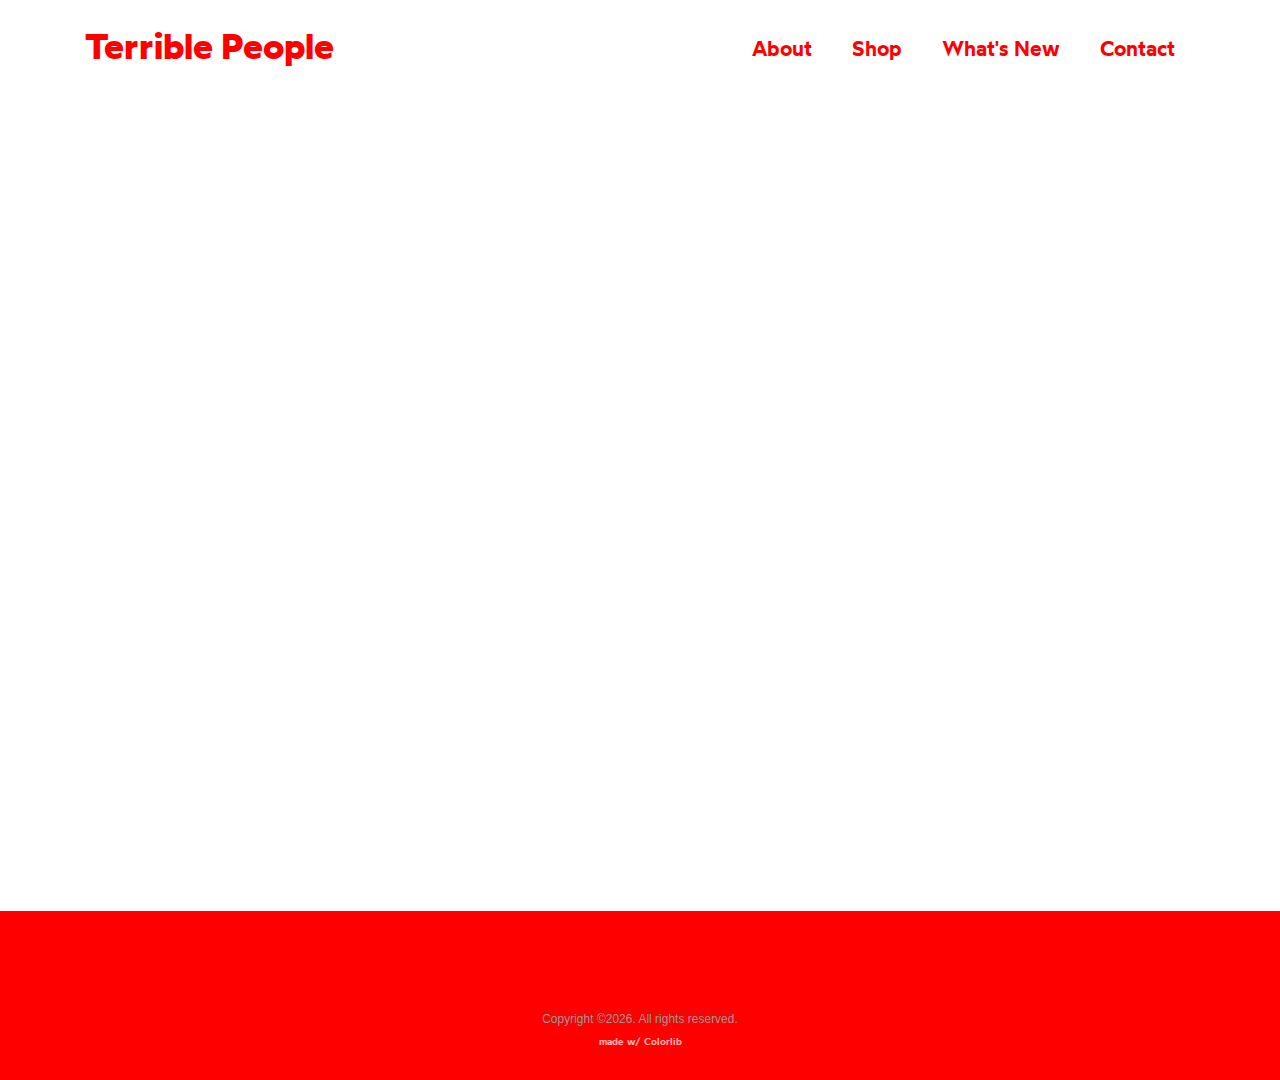
<file: legals5.html>
<!DOCTYPE html>
<html lang="en" xmlns:og="http://ogp.me/ns#">
	<meta name="wb:op" content="14579285dc578598888f1ab295c0cf0d"/>
  <head>
    <title>Terrible People</title>
    <meta charset="utf-8">
	<meta property="og:site_name" content="terrible-people.com"/>
    <meta property="og:title" content="Terrible People Magazine"/>
    <meta property="og:description" content="If you've ever wondered why people do some stupid things, so have we..."/>
    <meta property="og:image" itemprop="image" content="http://terrible-people.com/images/tp4/logo_main_brown2.png"/>
	<meta property="og:image:type" content="image/jpg">
    <meta property="og:type" content="website"/>
	<meta property="og:image:width" content="300">
	<meta property="og:image:height" content="300">
    <meta property="og:url" content="http://terrible-people.com/">
    <meta name="viewport" content="width=device-width, initial-scale=1, shrink-to-fit=no">
    
	 <link rel="icon" type="image/png" href="images/tp4/favicon.png">
	  
    <link href="https://fonts.googleapis.com/css?family=Poppins:100,200,300,400,500,600,700,800,900" rel="stylesheet">

    <link rel="stylesheet" href="css/open-iconic-bootstrap.min.css">
    <link rel="stylesheet" href="css/animate.css">
    
    <link rel="stylesheet" href="css/owl.carousel.min.css">
    <link rel="stylesheet" href="css/owl.theme.default.min.css">
    <link rel="stylesheet" href="css/magnific-popup.css">

    <link rel="stylesheet" href="css/aos.css">

    <link rel="stylesheet" href="css/ionicons.min.css">
    
    <link rel="stylesheet" href="css/flaticon.css">
    <link rel="stylesheet" href="css/icomoon.css">
	  
	<link rel="stylesheet" href="css/wotfard.css" type="text/css" charset="utf-8" />
    <link rel="stylesheet" href="css/style5hp.css">
	  
	 <link href="//cdn-images.mailchimp.com/embedcode/slim-10_7.css" rel="stylesheet" type="text/css">

	  
	  
  </head>
  <body data-spy="scroll" data-target=".site-navbar-target" data-offset="300">
	  
	  
    <nav class="navbar navbar-expand-lg navbar-dark ftco_navbar bg-dark ftco-navbar-light site-navbar-target" id="ftco-navbar">
	    <div class="container">
	      <h1><a class="navbar-brand" href="index.html">Terrible People</a></h1>
	      <button class="navbar-toggler js-fh5co-nav-toggle fh5co-nav-toggle" type="button" data-toggle="collapse" data-target="#ftco-nav" aria-controls="ftco-nav" aria-expanded="false" aria-label="Toggle navigation">
	        <span class="oi oi-menu"></span> Menu
	      </button>

	      <div class="collapse navbar-collapse" id="ftco-nav">
	        <ul class="navbar-nav nav ml-auto">
	          <li class="nav-item"><a href="index.html" class="nav-link"><span>About</span></a></li>
	          <li class="nav-item"><a href="https://buystufffrom.terrible-people.com" class="nav-link"><span>Shop</span></a></li>
	          <li class="nav-item"><a href="index.html#blog-section" class="nav-link"><span>What's New</span></a></li>
	          <li class="nav-item"><a href="index.html#contact-section" class="nav-link"><span>Contact</span></a></li>
	        </ul>
	      </div>
	    </div>
	  </nav>
	  
	

	  
	  
	  
    <section class="ftco-about ftco-section" id="about-section">
    	<div class="container">
    		<div class="row d-flex">


				
    			<div class="col-md-12 ">
    				<div class="row justify-content-start pb-3">
		          <div class="col-md-12 heading-section ftco-animate">
					  <br>
		            <h3 class="mb-4" style="font-size: 18px;">Information provided in accordance with § 5 of the German Telemedia Act (Telemediengesetz – TMG)</h3>
		             <p>Terrible People Magazine | represented by Jennifer Link | Brühlstr. 32 | 71034 Böblingen | +49 (0)151 61400746 | terriblepeoplemag@gmail.com</p>
					  
					  
					 <h3 class="mb-4" style="font-size: 18px;">Legal information</h3>
					  
					  <p>Terrible People Magazine would like to point out that information presented on this website may contain technical inaccuracies and/or typographical errors. Therefore, liability, guarantees or other responsibility for correctness, accuracy and completeness of the information presented on this website cannot be assumed. Terrible People Magazine reserves the right to change and/or update information on this site at any time and without advance notification.</p>
					  
					 <h3 class="mb-4" style="font-size: 18px;">Related links</h3>
					  
					  <p>This website contains hyperlinks to third-party websites. These will be opened in a separate browser window and are only provided for reasons of user-friendliness. Terrible People Magazine expressly dissociates itself from the contents of these websites and is not responsible for their contents. The use of such websites is at the user’s own risk.</p>
					  
					 <h3 class="mb-4" style="font-size: 18px;">Copyright</h3>
					  
					  <p>The content and works on this website created by Terrible People Magazine are subject to German copyright law and the design law. The duplication, processing, distribution and any kind of commercial use outside the limits of copyright / design law require the written consent of Terrible People Magazine. Downloads and copies of this website are only permitted for private, non-commercial use. The rights of third party content are observed and marked as such. If you should become aware of a copyright infringement, we ask that you notify us accordingly. If we become aware of legal violations, we will remove this content immediately.</p>
		          </div>
		        </div>
		  

	        </div>
        </div>		
    	</div>

    </section>
	
 


	
		

    <footer class="ftco-footer ftco-section">
        <div class="row">
				   <div class="col-md-12 text-center">
        <div class="col-md-12 text-center">
			 <ul class="ftco-footer-social list-unstyled float-md-12">
				                 <li class="ftco-animate"><a href="https://www.instagram.com/terriblepeoplemag/"><span class="icon-instagram"></span></a></li>

                <li class="ftco-animate"><a href="https://www.facebook.com/terriblepeoplemagazine/"><span class="icon-facebook"></span></a></li>
              </ul>
            <!-- Link back to Colorlib can't be removed. Template is licensed under CC BY 3.0. -->
  Copyright &copy;<script>document.write(new Date().getFullYear());</script>. All rights reserved. <br>
				
			<p><a>made w/ <a href="https://colorlib.com">Colorlib</a></a>
  <!-- Link back to Colorlib can't be removed. Template is licensed under CC BY 3.0. --></p>
          </div>
			 </div>
        </div>
   
    </footer>
    
  

  <!-- loader -->
  <div id="ftco-loader" class="show fullscreen"><svg class="circular" width="48px" height="48px"><circle class="path-bg" cx="24" cy="24" r="22" fill="none" stroke-width="4" stroke="#eeeeee"/><circle class="path" cx="24" cy="24" r="22" fill="none" stroke-width="4" stroke-miterlimit="10" stroke="#F96D00"/></svg></div>


  <script src="js/jquery.min.js"></script>
  <script src="js/jquery-migrate-3.0.1.min.js"></script>
  <script src="js/popper.min.js"></script>
  <script src="js/bootstrap.min.js"></script>
  <script src="js/jquery.easing.1.3.js"></script>
  <script src="js/jquery.waypoints.min.js"></script>
  <script src="js/jquery.stellar.min.js"></script>
  <script src="js/owl.carousel.min.js"></script>
  <script src="js/jquery.magnific-popup.min.js"></script>
  <script src="js/aos.js"></script>
  <script src="js/jquery.animateNumber.min.js"></script>
  <script src="js/scrollax.min.js"></script>
  
  <script src="js/main.js"></script>
    
  </body>
</html>
</file>
<file: css/flaticon.css>
/*
  	Flaticon icon font: Flaticon
  	Creation date: 04/01/2019 13:45
  	*/


@font-face {
  font-family: "Flaticon";
  src: url("../fonts/flaticon/font/Flaticon.eot");
  src: url("../fonts/flaticon/font/Flaticon.eot?#iefix") format("embedded-opentype"),
       url("../fonts/flaticon/font/Flaticon.woff") format("woff"),
       url("../fonts/flaticon/font/Flaticon.ttf") format("truetype"),
       url("../fonts/flaticon/font/Flaticon.svg#Flaticon") format("svg");
  font-weight: normal;
  font-style: normal;
}

@media screen and (-webkit-min-device-pixel-ratio:0) {
  @font-face {
    font-family: "Flaticon";
    src: url("../fonts/flaticon/font/Flaticon.svg#Flaticon") format("svg");
  }
}

[class^="flaticon-"]:before, [class*=" flaticon-"]:before,
[class^="flaticon-"]:after, [class*=" flaticon-"]:after {   
  font-family: Flaticon;
  font-style: normal;
  font-weight: normal;
  font-variant: normal;
  text-transform: none;
  line-height: 1;

  /* Better Font Rendering =========== */
  -webkit-font-smoothing: antialiased;
  -moz-osx-font-smoothing: grayscale;
}

.flaticon-ideas:before { content: "\f100"; }
.flaticon-flasks:before { content: "\f101"; }
.flaticon-analysis:before { content: "\f102"; }
.flaticon-ux-design:before { content: "\f103"; }
.flaticon-web-design:before { content: "\f104"; }
.flaticon-idea:before { content: "\f105"; }
.flaticon-innovation:before { content: "\f106"; }
</file>
<file: css/icomoon.css>
@font-face {
  font-family: 'icomoon';
  src:  url('../fonts/icomoon/icomoon.eot?6tt51o');
  src:  url('../fonts/icomoon/icomoon.eot?6tt51o#iefix') format('embedded-opentype'),
    url('../fonts/icomoon/icomoon.ttf?6tt51o') format('truetype'),
    url('../fonts/icomoon/icomoon.woff?6tt51o') format('woff'),
    url('../fonts/icomoon/icomoon.svg?6tt51o#icomoon') format('svg');
  font-weight: normal;
  font-style: normal;
}

[class^="icon-"], [class*=" icon-"] {
  /* use !important to prevent issues with browser extensions that change fonts */
  font-family: 'icomoon' !important;
  speak: none;
  font-style: normal;
  font-weight: normal;
  font-variant: normal;
  text-transform: none;
  line-height: 1;

  /* Better Font Rendering =========== */
  -webkit-font-smoothing: antialiased;
  -moz-osx-font-smoothing: grayscale;
}

.icon-asterisk:before {
  content: "\f069";
}
.icon-plus:before {
  content: "\f067";
}
.icon-question:before {
  content: "\f128";
}
.icon-minus:before {
  content: "\f068";
}
.icon-glass:before {
  content: "\f000";
}
.icon-music:before {
  content: "\f001";
}
.icon-search:before {
  content: "\f002";
}
.icon-envelope-o:before {
  content: "\f003";
}
.icon-heart:before {
  content: "\f004";
}
.icon-star:before {
  content: "\f005";
}
.icon-star-o:before {
  content: "\f006";
}
.icon-user:before {
  content: "\f007";
}
.icon-film:before {
  content: "\f008";
}
.icon-th-large:before {
  content: "\f009";
}
.icon-th:before {
  content: "\f00a";
}
.icon-th-list:before {
  content: "\f00b";
}
.icon-check:before {
  content: "\f00c";
}
.icon-close:before {
  content: "\f00d";
}
.icon-remove:before {
  content: "\f00d";
}
.icon-times:before {
  content: "\f00d";
}
.icon-search-plus:before {
  content: "\f00e";
}
.icon-search-minus:before {
  content: "\f010";
}
.icon-power-off:before {
  content: "\f011";
}
.icon-signal:before {
  content: "\f012";
}
.icon-cog:before {
  content: "\f013";
}
.icon-gear:before {
  content: "\f013";
}
.icon-trash-o:before {
  content: "\f014";
}
.icon-home:before {
  content: "\f015";
}
.icon-file-o:before {
  content: "\f016";
}
.icon-clock-o:before {
  content: "\f017";
}
.icon-road:before {
  content: "\f018";
}
.icon-download:before {
  content: "\f019";
}
.icon-arrow-circle-o-down:before {
  content: "\f01a";
}
.icon-arrow-circle-o-up:before {
  content: "\f01b";
}
.icon-inbox:before {
  content: "\f01c";
}
.icon-play-circle-o:before {
  content: "\f01d";
}
.icon-repeat:before {
  content: "\f01e";
}
.icon-rotate-right:before {
  content: "\f01e";
}
.icon-refresh:before {
  content: "\f021";
}
.icon-list-alt:before {
  content: "\f022";
}
.icon-lock:before {
  content: "\f023";
}
.icon-flag:before {
  content: "\f024";
}
.icon-headphones:before {
  content: "\f025";
}
.icon-volume-off:before {
  content: "\f026";
}
.icon-volume-down:before {
  content: "\f027";
}
.icon-volume-up:before {
  content: "\f028";
}
.icon-qrcode:before {
  content: "\f029";
}
.icon-barcode:before {
  content: "\f02a";
}
.icon-tag:before {
  content: "\f02b";
}
.icon-tags:before {
  content: "\f02c";
}
.icon-book:before {
  content: "\f02d";
}
.icon-bookmark:before {
  content: "\f02e";
}
.icon-print:before {
  content: "\f02f";
}
.icon-camera:before {
  content: "\f030";
}
.icon-font:before {
  content: "\f031";
}
.icon-bold:before {
  content: "\f032";
}
.icon-italic:before {
  content: "\f033";
}
.icon-text-height:before {
  content: "\f034";
}
.icon-text-width:before {
  content: "\f035";
}
.icon-align-left:before {
  content: "\f036";
}
.icon-align-center:before {
  content: "\f037";
}
.icon-align-right:before {
  content: "\f038";
}
.icon-align-justify:before {
  content: "\f039";
}
.icon-list:before {
  content: "\f03a";
}
.icon-dedent:before {
  content: "\f03b";
}
.icon-outdent:before {
  content: "\f03b";
}
.icon-indent:before {
  content: "\f03c";
}
.icon-video-camera:before {
  content: "\f03d";
}
.icon-image:before {
  content: "\f03e";
}
.icon-photo:before {
  content: "\f03e";
}
.icon-picture-o:before {
  content: "\f03e";
}
.icon-pencil:before {
  content: "\f040";
}
.icon-map-marker:before {
  content: "\f041";
}
.icon-adjust:before {
  content: "\f042";
}
.icon-tint:before {
  content: "\f043";
}
.icon-edit:before {
  content: "\f044";
}
.icon-pencil-square-o:before {
  content: "\f044";
}
.icon-share-square-o:before {
  content: "\f045";
}
.icon-check-square-o:before {
  content: "\f046";
}
.icon-arrows:before {
  content: "\f047";
}
.icon-step-backward:before {
  content: "\f048";
}
.icon-fast-backward:before {
  content: "\f049";
}
.icon-backward:before {
  content: "\f04a";
}
.icon-play:before {
  content: "\f04b";
}
.icon-pause:before {
  content: "\f04c";
}
.icon-stop:before {
  content: "\f04d";
}
.icon-forward:before {
  content: "\f04e";
}
.icon-fast-forward:before {
  content: "\f050";
}
.icon-step-forward:before {
  content: "\f051";
}
.icon-eject:before {
  content: "\f052";
}
.icon-chevron-left:before {
  content: "\f053";
}
.icon-chevron-right:before {
  content: "\f054";
}
.icon-plus-circle:before {
  content: "\f055";
}
.icon-minus-circle:before {
  content: "\f056";
}
.icon-times-circle:before {
  content: "\f057";
}
.icon-check-circle:before {
  content: "\f058";
}
.icon-question-circle:before {
  content: "\f059";
}
.icon-info-circle:before {
  content: "\f05a";
}
.icon-crosshairs:before {
  content: "\f05b";
}
.icon-times-circle-o:before {
  content: "\f05c";
}
.icon-check-circle-o:before {
  content: "\f05d";
}
.icon-ban:before {
  content: "\f05e";
}
.icon-arrow-left:before {
  content: "\f060";
}
.icon-arrow-right:before {
  content: "\f061";
}
.icon-arrow-up:before {
  content: "\f062";
}
.icon-arrow-down:before {
  content: "\f063";
}
.icon-mail-forward:before {
  content: "\f064";
}
.icon-share:before {
  content: "\f064";
}
.icon-expand:before {
  content: "\f065";
}
.icon-compress:before {
  content: "\f066";
}
.icon-exclamation-circle:before {
  content: "\f06a";
}
.icon-gift:before {
  content: "\f06b";
}
.icon-leaf:before {
  content: "\f06c";
}
.icon-fire:before {
  content: "\f06d";
}
.icon-eye:before {
  content: "\f06e";
}
.icon-eye-slash:before {
  content: "\f070";
}
.icon-exclamation-triangle:before {
  content: "\f071";
}
.icon-warning:before {
  content: "\f071";
}
.icon-plane:before {
  content: "\f072";
}
.icon-calendar:before {
  content: "\f073";
}
.icon-random:before {
  content: "\f074";
}
.icon-comment:before {
  content: "\f075";
}
.icon-magnet:before {
  content: "\f076";
}
.icon-chevron-up:before {
  content: "\f077";
}
.icon-chevron-down:before {
  content: "\f078";
}
.icon-retweet:before {
  content: "\f079";
}
.icon-shopping-cart:before {
  content: "\f07a";
}
.icon-folder:before {
  content: "\f07b";
}
.icon-folder-open:before {
  content: "\f07c";
}
.icon-arrows-v:before {
  content: "\f07d";
}
.icon-arrows-h:before {
  content: "\f07e";
}
.icon-bar-chart:before {
  content: "\f080";
}
.icon-bar-chart-o:before {
  content: "\f080";
}
.icon-twitter-square:before {
  content: "\f081";
}
.icon-facebook-square:before {
  content: "\f082";
}
.icon-camera-retro:before {
  content: "\f083";
}
.icon-key:before {
  content: "\f084";
}
.icon-cogs:before {
  content: "\f085";
}
.icon-gears:before {
  content: "\f085";
}
.icon-comments:before {
  content: "\f086";
}
.icon-thumbs-o-up:before {
  content: "\f087";
}
.icon-thumbs-o-down:before {
  content: "\f088";
}
.icon-star-half:before {
  content: "\f089";
}
.icon-heart-o:before {
  content: "\f08a";
}
.icon-sign-out:before {
  content: "\f08b";
}
.icon-linkedin-square:before {
  content: "\f08c";
}
.icon-thumb-tack:before {
  content: "\f08d";
}
.icon-external-link:before {
  content: "\f08e";
}
.icon-sign-in:before {
  content: "\f090";
}
.icon-trophy:before {
  content: "\f091";
}
.icon-github-square:before {
  content: "\f092";
}
.icon-upload:before {
  content: "\f093";
}
.icon-lemon-o:before {
  content: "\f094";
}
.icon-phone:before {
  content: "\f095";
}
.icon-square-o:before {
  content: "\f096";
}
.icon-bookmark-o:before {
  content: "\f097";
}
.icon-phone-square:before {
  content: "\f098";
}
.icon-twitter:before {
  content: "\f099";
}
.icon-facebook:before {
  content: "\f09a";
}
.icon-facebook-f:before {
  content: "\f09a";
}
.icon-github:before {
  content: "\f09b";
}
.icon-unlock:before {
  content: "\f09c";
}
.icon-credit-card:before {
  content: "\f09d";
}
.icon-feed:before {
  content: "\f09e";
}
.icon-rss:before {
  content: "\f09e";
}
.icon-hdd-o:before {
  content: "\f0a0";
}
.icon-bullhorn:before {
  content: "\f0a1";
}
.icon-bell-o:before {
  content: "\f0a2";
}
.icon-certificate:before {
  content: "\f0a3";
}
.icon-hand-o-right:before {
  content: "\f0a4";
}
.icon-hand-o-left:before {
  content: "\f0a5";
}
.icon-hand-o-up:before {
  content: "\f0a6";
}
.icon-hand-o-down:before {
  content: "\f0a7";
}
.icon-arrow-circle-left:before {
  content: "\f0a8";
}
.icon-arrow-circle-right:before {
  content: "\f0a9";
}
.icon-arrow-circle-up:before {
  content: "\f0aa";
}
.icon-arrow-circle-down:before {
  content: "\f0ab";
}
.icon-globe:before {
  content: "\f0ac";
}
.icon-wrench:before {
  content: "\f0ad";
}
.icon-tasks:before {
  content: "\f0ae";
}
.icon-filter:before {
  content: "\f0b0";
}
.icon-briefcase:before {
  content: "\f0b1";
}
.icon-arrows-alt:before {
  content: "\f0b2";
}
.icon-group:before {
  content: "\f0c0";
}
.icon-users:before {
  content: "\f0c0";
}
.icon-chain:before {
  content: "\f0c1";
}
.icon-link:before {
  content: "\f0c1";
}
.icon-cloud:before {
  content: "\f0c2";
}
.icon-flask:before {
  content: "\f0c3";
}
.icon-cut:before {
  content: "\f0c4";
}
.icon-scissors:before {
  content: "\f0c4";
}
.icon-copy:before {
  content: "\f0c5";
}
.icon-files-o:before {
  content: "\f0c5";
}
.icon-paperclip:before {
  content: "\f0c6";
}
.icon-floppy-o:before {
  content: "\f0c7";
}
.icon-save:before {
  content: "\f0c7";
}
.icon-square:before {
  content: "\f0c8";
}
.icon-bars:before {
  content: "\f0c9";
}
.icon-navicon:before {
  content: "\f0c9";
}
.icon-reorder:before {
  content: "\f0c9";
}
.icon-list-ul:before {
  content: "\f0ca";
}
.icon-list-ol:before {
  content: "\f0cb";
}
.icon-strikethrough:before {
  content: "\f0cc";
}
.icon-underline:before {
  content: "\f0cd";
}
.icon-table:before {
  content: "\f0ce";
}
.icon-magic:before {
  content: "\f0d0";
}
.icon-truck:before {
  content: "\f0d1";
}
.icon-pinterest:before {
  content: "\f0d2";
}
.icon-pinterest-square:before {
  content: "\f0d3";
}
.icon-google-plus-square:before {
  content: "\f0d4";
}
.icon-google-plus:before {
  content: "\f0d5";
}
.icon-money:before {
  content: "\f0d6";
}
.icon-caret-down:before {
  content: "\f0d7";
}
.icon-caret-up:before {
  content: "\f0d8";
}
.icon-caret-left:before {
  content: "\f0d9";
}
.icon-caret-right:before {
  content: "\f0da";
}
.icon-columns:before {
  content: "\f0db";
}
.icon-sort:before {
  content: "\f0dc";
}
.icon-unsorted:before {
  content: "\f0dc";
}
.icon-sort-desc:before {
  content: "\f0dd";
}
.icon-sort-down:before {
  content: "\f0dd";
}
.icon-sort-asc:before {
  content: "\f0de";
}
.icon-sort-up:before {
  content: "\f0de";
}
.icon-envelope:before {
  content: "\f0e0";
}
.icon-linkedin:before {
  content: "\f0e1";
}
.icon-rotate-left:before {
  content: "\f0e2";
}
.icon-undo:before {
  content: "\f0e2";
}
.icon-gavel:before {
  content: "\f0e3";
}
.icon-legal:before {
  content: "\f0e3";
}
.icon-dashboard:before {
  content: "\f0e4";
}
.icon-tachometer:before {
  content: "\f0e4";
}
.icon-comment-o:before {
  content: "\f0e5";
}
.icon-comments-o:before {
  content: "\f0e6";
}
.icon-bolt:before {
  content: "\f0e7";
}
.icon-flash:before {
  content: "\f0e7";
}
.icon-sitemap:before {
  content: "\f0e8";
}
.icon-umbrella:before {
  content: "\f0e9";
}
.icon-clipboard:before {
  content: "\f0ea";
}
.icon-paste:before {
  content: "\f0ea";
}
.icon-lightbulb-o:before {
  content: "\f0eb";
}
.icon-exchange:before {
  content: "\f0ec";
}
.icon-cloud-download:before {
  content: "\f0ed";
}
.icon-cloud-upload:before {
  content: "\f0ee";
}
.icon-user-md:before {
  content: "\f0f0";
}
.icon-stethoscope:before {
  content: "\f0f1";
}
.icon-suitcase:before {
  content: "\f0f2";
}
.icon-bell:before {
  content: "\f0f3";
}
.icon-coffee:before {
  content: "\f0f4";
}
.icon-cutlery:before {
  content: "\f0f5";
}
.icon-file-text-o:before {
  content: "\f0f6";
}
.icon-building-o:before {
  content: "\f0f7";
}
.icon-hospital-o:before {
  content: "\f0f8";
}
.icon-ambulance:before {
  content: "\f0f9";
}
.icon-medkit:before {
  content: "\f0fa";
}
.icon-fighter-jet:before {
  content: "\f0fb";
}
.icon-beer:before {
  content: "\f0fc";
}
.icon-h-square:before {
  content: "\f0fd";
}
.icon-plus-square:before {
  content: "\f0fe";
}
.icon-angle-double-left:before {
  content: "\f100";
}
.icon-angle-double-right:before {
  content: "\f101";
}
.icon-angle-double-up:before {
  content: "\f102";
}
.icon-angle-double-down:before {
  content: "\f103";
}
.icon-angle-left:before {
  content: "\f104";
}
.icon-angle-right:before {
  content: "\f105";
}
.icon-angle-up:before {
  content: "\f106";
}
.icon-angle-down:before {
  content: "\f107";
}
.icon-desktop:before {
  content: "\f108";
}
.icon-laptop:before {
  content: "\f109";
}
.icon-tablet:before {
  content: "\f10a";
}
.icon-mobile:before {
  content: "\f10b";
}
.icon-mobile-phone:before {
  content: "\f10b";
}
.icon-circle-o:before {
  content: "\f10c";
}
.icon-quote-left:before {
  content: "\f10d";
}
.icon-quote-right:before {
  content: "\f10e";
}
.icon-spinner:before {
  content: "\f110";
}
.icon-circle:before {
  content: "\f111";
}
.icon-mail-reply:before {
  content: "\f112";
}
.icon-reply:before {
  content: "\f112";
}
.icon-github-alt:before {
  content: "\f113";
}
.icon-folder-o:before {
  content: "\f114";
}
.icon-folder-open-o:before {
  content: "\f115";
}
.icon-smile-o:before {
  content: "\f118";
}
.icon-frown-o:before {
  content: "\f119";
}
.icon-meh-o:before {
  content: "\f11a";
}
.icon-gamepad:before {
  content: "\f11b";
}
.icon-keyboard-o:before {
  content: "\f11c";
}
.icon-flag-o:before {
  content: "\f11d";
}
.icon-flag-checkered:before {
  content: "\f11e";
}
.icon-terminal:before {
  content: "\f120";
}
.icon-code:before {
  content: "\f121";
}
.icon-mail-reply-all:before {
  content: "\f122";
}
.icon-reply-all:before {
  content: "\f122";
}
.icon-star-half-empty:before {
  content: "\f123";
}
.icon-star-half-full:before {
  content: "\f123";
}
.icon-star-half-o:before {
  content: "\f123";
}
.icon-location-arrow:before {
  content: "\f124";
}
.icon-crop:before {
  content: "\f125";
}
.icon-code-fork:before {
  content: "\f126";
}
.icon-chain-broken:before {
  content: "\f127";
}
.icon-unlink:before {
  content: "\f127";
}
.icon-info:before {
  content: "\f129";
}
.icon-exclamation:before {
  content: "\f12a";
}
.icon-superscript:before {
  content: "\f12b";
}
.icon-subscript:before {
  content: "\f12c";
}
.icon-eraser:before {
  content: "\f12d";
}
.icon-puzzle-piece:before {
  content: "\f12e";
}
.icon-microphone:before {
  content: "\f130";
}
.icon-microphone-slash:before {
  content: "\f131";
}
.icon-shield:before {
  content: "\f132";
}
.icon-calendar-o:before {
  content: "\f133";
}
.icon-fire-extinguisher:before {
  content: "\f134";
}
.icon-rocket:before {
  content: "\f135";
}
.icon-maxcdn:before {
  content: "\f136";
}
.icon-chevron-circle-left:before {
  content: "\f137";
}
.icon-chevron-circle-right:before {
  content: "\f138";
}
.icon-chevron-circle-up:before {
  content: "\f139";
}
.icon-chevron-circle-down:before {
  content: "\f13a";
}
.icon-html5:before {
  content: "\f13b";
}
.icon-css3:before {
  content: "\f13c";
}
.icon-anchor:before {
  content: "\f13d";
}
.icon-unlock-alt:before {
  content: "\f13e";
}
.icon-bullseye:before {
  content: "\f140";
}
.icon-ellipsis-h:before {
  content: "\f141";
}
.icon-ellipsis-v:before {
  content: "\f142";
}
.icon-rss-square:before {
  content: "\f143";
}
.icon-play-circle:before {
  content: "\f144";
}
.icon-ticket:before {
  content: "\f145";
}
.icon-minus-square:before {
  content: "\f146";
}
.icon-minus-square-o:before {
  content: "\f147";
}
.icon-level-up:before {
  content: "\f148";
}
.icon-level-down:before {
  content: "\f149";
}
.icon-check-square:before {
  content: "\f14a";
}
.icon-pencil-square:before {
  content: "\f14b";
}
.icon-external-link-square:before {
  content: "\f14c";
}
.icon-share-square:before {
  content: "\f14d";
}
.icon-compass:before {
  content: "\f14e";
}
.icon-caret-square-o-down:before {
  content: "\f150";
}
.icon-toggle-down:before {
  content: "\f150";
}
.icon-caret-square-o-up:before {
  content: "\f151";
}
.icon-toggle-up:before {
  content: "\f151";
}
.icon-caret-square-o-right:before {
  content: "\f152";
}
.icon-toggle-right:before {
  content: "\f152";
}
.icon-eur:before {
  content: "\f153";
}
.icon-euro:before {
  content: "\f153";
}
.icon-gbp:before {
  content: "\f154";
}
.icon-dollar:before {
  content: "\f155";
}
.icon-usd:before {
  content: "\f155";
}
.icon-inr:before {
  content: "\f156";
}
.icon-rupee:before {
  content: "\f156";
}
.icon-cny:before {
  content: "\f157";
}
.icon-jpy:before {
  content: "\f157";
}
.icon-rmb:before {
  content: "\f157";
}
.icon-yen:before {
  content: "\f157";
}
.icon-rouble:before {
  content: "\f158";
}
.icon-rub:before {
  content: "\f158";
}
.icon-ruble:before {
  content: "\f158";
}
.icon-krw:before {
  content: "\f159";
}
.icon-won:before {
  content: "\f159";
}
.icon-bitcoin:before {
  content: "\f15a";
}
.icon-btc:before {
  content: "\f15a";
}
.icon-file:before {
  content: "\f15b";
}
.icon-file-text:before {
  content: "\f15c";
}
.icon-sort-alpha-asc:before {
  content: "\f15d";
}
.icon-sort-alpha-desc:before {
  content: "\f15e";
}
.icon-sort-amount-asc:before {
  content: "\f160";
}
.icon-sort-amount-desc:before {
  content: "\f161";
}
.icon-sort-numeric-asc:before {
  content: "\f162";
}
.icon-sort-numeric-desc:before {
  content: "\f163";
}
.icon-thumbs-up:before {
  content: "\f164";
}
.icon-thumbs-down:before {
  content: "\f165";
}
.icon-youtube-square:before {
  content: "\f166";
}
.icon-youtube:before {
  content: "\f167";
}
.icon-xing:before {
  content: "\f168";
}
.icon-xing-square:before {
  content: "\f169";
}
.icon-youtube-play:before {
  content: "\f16a";
}
.icon-dropbox:before {
  content: "\f16b";
}
.icon-stack-overflow:before {
  content: "\f16c";
}
.icon-instagram:before {
  content: "\f16d";
}
.icon-flickr:before {
  content: "\f16e";
}
.icon-adn:before {
  content: "\f170";
}
.icon-bitbucket:before {
  content: "\f171";
}
.icon-bitbucket-square:before {
  content: "\f172";
}
.icon-tumblr:before {
  content: "\f173";
}
.icon-tumblr-square:before {
  content: "\f174";
}
.icon-long-arrow-down:before {
  content: "\f175";
}
.icon-long-arrow-up:before {
  content: "\f176";
}
.icon-long-arrow-left:before {
  content: "\f177";
}
.icon-long-arrow-right:before {
  content: "\f178";
}
.icon-apple:before {
  content: "\f179";
}
.icon-windows:before {
  content: "\f17a";
}
.icon-android:before {
  content: "\f17b";
}
.icon-linux:before {
  content: "\f17c";
}
.icon-dribbble:before {
  content: "\f17d";
}
.icon-skype:before {
  content: "\f17e";
}
.icon-foursquare:before {
  content: "\f180";
}
.icon-trello:before {
  content: "\f181";
}
.icon-female:before {
  content: "\f182";
}
.icon-male:before {
  content: "\f183";
}
.icon-gittip:before {
  content: "\f184";
}
.icon-gratipay:before {
  content: "\f184";
}
.icon-sun-o:before {
  content: "\f185";
}
.icon-moon-o:before {
  content: "\f186";
}
.icon-archive:before {
  content: "\f187";
}
.icon-bug:before {
  content: "\f188";
}
.icon-vk:before {
  content: "\f189";
}
.icon-weibo:before {
  content: "\f18a";
}
.icon-renren:before {
  content: "\f18b";
}
.icon-pagelines:before {
  content: "\f18c";
}
.icon-stack-exchange:before {
  content: "\f18d";
}
.icon-arrow-circle-o-right:before {
  content: "\f18e";
}
.icon-arrow-circle-o-left:before {
  content: "\f190";
}
.icon-caret-square-o-left:before {
  content: "\f191";
}
.icon-toggle-left:before {
  content: "\f191";
}
.icon-dot-circle-o:before {
  content: "\f192";
}
.icon-wheelchair:before {
  content: "\f193";
}
.icon-vimeo-square:before {
  content: "\f194";
}
.icon-try:before {
  content: "\f195";
}
.icon-turkish-lira:before {
  content: "\f195";
}
.icon-plus-square-o:before {
  content: "\f196";
}
.icon-space-shuttle:before {
  content: "\f197";
}
.icon-slack:before {
  content: "\f198";
}
.icon-envelope-square:before {
  content: "\f199";
}
.icon-wordpress:before {
  content: "\f19a";
}
.icon-openid:before {
  content: "\f19b";
}
.icon-bank:before {
  content: "\f19c";
}
.icon-institution:before {
  content: "\f19c";
}
.icon-university:before {
  content: "\f19c";
}
.icon-graduation-cap:before {
  content: "\f19d";
}
.icon-mortar-board:before {
  content: "\f19d";
}
.icon-yahoo:before {
  content: "\f19e";
}
.icon-google:before {
  content: "\f1a0";
}
.icon-reddit:before {
  content: "\f1a1";
}
.icon-reddit-square:before {
  content: "\f1a2";
}
.icon-stumbleupon-circle:before {
  content: "\f1a3";
}
.icon-stumbleupon:before {
  content: "\f1a4";
}
.icon-delicious:before {
  content: "\f1a5";
}
.icon-digg:before {
  content: "\f1a6";
}
.icon-pied-piper-pp:before {
  content: "\f1a7";
}
.icon-pied-piper-alt:before {
  content: "\f1a8";
}
.icon-drupal:before {
  content: "\f1a9";
}
.icon-joomla:before {
  content: "\f1aa";
}
.icon-language:before {
  content: "\f1ab";
}
.icon-fax:before {
  content: "\f1ac";
}
.icon-building:before {
  content: "\f1ad";
}
.icon-child:before {
  content: "\f1ae";
}
.icon-paw:before {
  content: "\f1b0";
}
.icon-spoon:before {
  content: "\f1b1";
}
.icon-cube:before {
  content: "\f1b2";
}
.icon-cubes:before {
  content: "\f1b3";
}
.icon-behance:before {
  content: "\f1b4";
}
.icon-behance-square:before {
  content: "\f1b5";
}
.icon-steam:before {
  content: "\f1b6";
}
.icon-steam-square:before {
  content: "\f1b7";
}
.icon-recycle:before {
  content: "\f1b8";
}
.icon-automobile:before {
  content: "\f1b9";
}
.icon-car:before {
  content: "\f1b9";
}
.icon-cab:before {
  content: "\f1ba";
}
.icon-taxi:before {
  content: "\f1ba";
}
.icon-tree:before {
  content: "\f1bb";
}
.icon-spotify:before {
  content: "\f1bc";
}
.icon-deviantart:before {
  content: "\f1bd";
}
.icon-soundcloud:before {
  content: "\f1be";
}
.icon-database:before {
  content: "\f1c0";
}
.icon-file-pdf-o:before {
  content: "\f1c1";
}
.icon-file-word-o:before {
  content: "\f1c2";
}
.icon-file-excel-o:before {
  content: "\f1c3";
}
.icon-file-powerpoint-o:before {
  content: "\f1c4";
}
.icon-file-image-o:before {
  content: "\f1c5";
}
.icon-file-photo-o:before {
  content: "\f1c5";
}
.icon-file-picture-o:before {
  content: "\f1c5";
}
.icon-file-archive-o:before {
  content: "\f1c6";
}
.icon-file-zip-o:before {
  content: "\f1c6";
}
.icon-file-audio-o:before {
  content: "\f1c7";
}
.icon-file-sound-o:before {
  content: "\f1c7";
}
.icon-file-movie-o:before {
  content: "\f1c8";
}
.icon-file-video-o:before {
  content: "\f1c8";
}
.icon-file-code-o:before {
  content: "\f1c9";
}
.icon-vine:before {
  content: "\f1ca";
}
.icon-codepen:before {
  content: "\f1cb";
}
.icon-jsfiddle:before {
  content: "\f1cc";
}
.icon-life-bouy:before {
  content: "\f1cd";
}
.icon-life-buoy:before {
  content: "\f1cd";
}
.icon-life-ring:before {
  content: "\f1cd";
}
.icon-life-saver:before {
  content: "\f1cd";
}
.icon-support:before {
  content: "\f1cd";
}
.icon-circle-o-notch:before {
  content: "\f1ce";
}
.icon-ra:before {
  content: "\f1d0";
}
.icon-rebel:before {
  content: "\f1d0";
}
.icon-resistance:before {
  content: "\f1d0";
}
.icon-empire:before {
  content: "\f1d1";
}
.icon-ge:before {
  content: "\f1d1";
}
.icon-git-square:before {
  content: "\f1d2";
}
.icon-git:before {
  content: "\f1d3";
}
.icon-hacker-news:before {
  content: "\f1d4";
}
.icon-y-combinator-square:before {
  content: "\f1d4";
}
.icon-yc-square:before {
  content: "\f1d4";
}
.icon-tencent-weibo:before {
  content: "\f1d5";
}
.icon-qq:before {
  content: "\f1d6";
}
.icon-wechat:before {
  content: "\f1d7";
}
.icon-weixin:before {
  content: "\f1d7";
}
.icon-paper-plane:before {
  content: "\f1d8";
}
.icon-send:before {
  content: "\f1d8";
}
.icon-paper-plane-o:before {
  content: "\f1d9";
}
.icon-send-o:before {
  content: "\f1d9";
}
.icon-history:before {
  content: "\f1da";
}
.icon-circle-thin:before {
  content: "\f1db";
}
.icon-header:before {
  content: "\f1dc";
}
.icon-paragraph:before {
  content: "\f1dd";
}
.icon-sliders:before {
  content: "\f1de";
}
.icon-share-alt:before {
  content: "\f1e0";
}
.icon-share-alt-square:before {
  content: "\f1e1";
}
.icon-bomb:before {
  content: "\f1e2";
}
.icon-futbol-o:before {
  content: "\f1e3";
}
.icon-soccer-ball-o:before {
  content: "\f1e3";
}
.icon-tty:before {
  content: "\f1e4";
}
.icon-binoculars:before {
  content: "\f1e5";
}
.icon-plug:before {
  content: "\f1e6";
}
.icon-slideshare:before {
  content: "\f1e7";
}
.icon-twitch:before {
  content: "\f1e8";
}
.icon-yelp:before {
  content: "\f1e9";
}
.icon-newspaper-o:before {
  content: "\f1ea";
}
.icon-wifi:before {
  content: "\f1eb";
}
.icon-calculator:before {
  content: "\f1ec";
}
.icon-paypal:before {
  content: "\f1ed";
}
.icon-google-wallet:before {
  content: "\f1ee";
}
.icon-cc-visa:before {
  content: "\f1f0";
}
.icon-cc-mastercard:before {
  content: "\f1f1";
}
.icon-cc-discover:before {
  content: "\f1f2";
}
.icon-cc-amex:before {
  content: "\f1f3";
}
.icon-cc-paypal:before {
  content: "\f1f4";
}
.icon-cc-stripe:before {
  content: "\f1f5";
}
.icon-bell-slash:before {
  content: "\f1f6";
}
.icon-bell-slash-o:before {
  content: "\f1f7";
}
.icon-trash:before {
  content: "\f1f8";
}
.icon-copyright:before {
  content: "\f1f9";
}
.icon-at:before {
  content: "\f1fa";
}
.icon-eyedropper:before {
  content: "\f1fb";
}
.icon-paint-brush:before {
  content: "\f1fc";
}
.icon-birthday-cake:before {
  content: "\f1fd";
}
.icon-area-chart:before {
  content: "\f1fe";
}
.icon-pie-chart:before {
  content: "\f200";
}
.icon-line-chart:before {
  content: "\f201";
}
.icon-lastfm:before {
  content: "\f202";
}
.icon-lastfm-square:before {
  content: "\f203";
}
.icon-toggle-off:before {
  content: "\f204";
}
.icon-toggle-on:before {
  content: "\f205";
}
.icon-bicycle:before {
  content: "\f206";
}
.icon-bus:before {
  content: "\f207";
}
.icon-ioxhost:before {
  content: "\f208";
}
.icon-angellist:before {
  content: "\f209";
}
.icon-cc:before {
  content: "\f20a";
}
.icon-ils:before {
  content: "\f20b";
}
.icon-shekel:before {
  content: "\f20b";
}
.icon-sheqel:before {
  content: "\f20b";
}
.icon-meanpath:before {
  content: "\f20c";
}
.icon-buysellads:before {
  content: "\f20d";
}
.icon-connectdevelop:before {
  content: "\f20e";
}
.icon-dashcube:before {
  content: "\f210";
}
.icon-forumbee:before {
  content: "\f211";
}
.icon-leanpub:before {
  content: "\f212";
}
.icon-sellsy:before {
  content: "\f213";
}
.icon-shirtsinbulk:before {
  content: "\f214";
}
.icon-simplybuilt:before {
  content: "\f215";
}
.icon-skyatlas:before {
  content: "\f216";
}
.icon-cart-plus:before {
  content: "\f217";
}
.icon-cart-arrow-down:before {
  content: "\f218";
}
.icon-diamond:before {
  content: "\f219";
}
.icon-ship:before {
  content: "\f21a";
}
.icon-user-secret:before {
  content: "\f21b";
}
.icon-motorcycle:before {
  content: "\f21c";
}
.icon-street-view:before {
  content: "\f21d";
}
.icon-heartbeat:before {
  content: "\f21e";
}
.icon-venus:before {
  content: "\f221";
}
.icon-mars:before {
  content: "\f222";
}
.icon-mercury:before {
  content: "\f223";
}
.icon-intersex:before {
  content: "\f224";
}
.icon-transgender:before {
  content: "\f224";
}
.icon-transgender-alt:before {
  content: "\f225";
}
.icon-venus-double:before {
  content: "\f226";
}
.icon-mars-double:before {
  content: "\f227";
}
.icon-venus-mars:before {
  content: "\f228";
}
.icon-mars-stroke:before {
  content: "\f229";
}
.icon-mars-stroke-v:before {
  content: "\f22a";
}
.icon-mars-stroke-h:before {
  content: "\f22b";
}
.icon-neuter:before {
  content: "\f22c";
}
.icon-genderless:before {
  content: "\f22d";
}
.icon-facebook-official:before {
  content: "\f230";
}
.icon-pinterest-p:before {
  content: "\f231";
}
.icon-whatsapp:before {
  content: "\f232";
}
.icon-server:before {
  content: "\f233";
}
.icon-user-plus:before {
  content: "\f234";
}
.icon-user-times:before {
  content: "\f235";
}
.icon-bed:before {
  content: "\f236";
}
.icon-hotel:before {
  content: "\f236";
}
.icon-viacoin:before {
  content: "\f237";
}
.icon-train:before {
  content: "\f238";
}
.icon-subway:before {
  content: "\f239";
}
.icon-medium:before {
  content: "\f23a";
}
.icon-y-combinator:before {
  content: "\f23b";
}
.icon-yc:before {
  content: "\f23b";
}
.icon-optin-monster:before {
  content: "\f23c";
}
.icon-opencart:before {
  content: "\f23d";
}
.icon-expeditedssl:before {
  content: "\f23e";
}
.icon-battery:before {
  content: "\f240";
}
.icon-battery-4:before {
  content: "\f240";
}
.icon-battery-full:before {
  content: "\f240";
}
.icon-battery-3:before {
  content: "\f241";
}
.icon-battery-three-quarters:before {
  content: "\f241";
}
.icon-battery-2:before {
  content: "\f242";
}
.icon-battery-half:before {
  content: "\f242";
}
.icon-battery-1:before {
  content: "\f243";
}
.icon-battery-quarter:before {
  content: "\f243";
}
.icon-battery-0:before {
  content: "\f244";
}
.icon-battery-empty:before {
  content: "\f244";
}
.icon-mouse-pointer:before {
  content: "\f245";
}
.icon-i-cursor:before {
  content: "\f246";
}
.icon-object-group:before {
  content: "\f247";
}
.icon-object-ungroup:before {
  content: "\f248";
}
.icon-sticky-note:before {
  content: "\f249";
}
.icon-sticky-note-o:before {
  content: "\f24a";
}
.icon-cc-jcb:before {
  content: "\f24b";
}
.icon-cc-diners-club:before {
  content: "\f24c";
}
.icon-clone:before {
  content: "\f24d";
}
.icon-balance-scale:before {
  content: "\f24e";
}
.icon-hourglass-o:before {
  content: "\f250";
}
.icon-hourglass-1:before {
  content: "\f251";
}
.icon-hourglass-start:before {
  content: "\f251";
}
.icon-hourglass-2:before {
  content: "\f252";
}
.icon-hourglass-half:before {
  content: "\f252";
}
.icon-hourglass-3:before {
  content: "\f253";
}
.icon-hourglass-end:before {
  content: "\f253";
}
.icon-hourglass:before {
  content: "\f254";
}
.icon-hand-grab-o:before {
  content: "\f255";
}
.icon-hand-rock-o:before {
  content: "\f255";
}
.icon-hand-paper-o:before {
  content: "\f256";
}
.icon-hand-stop-o:before {
  content: "\f256";
}
.icon-hand-scissors-o:before {
  content: "\f257";
}
.icon-hand-lizard-o:before {
  content: "\f258";
}
.icon-hand-spock-o:before {
  content: "\f259";
}
.icon-hand-pointer-o:before {
  content: "\f25a";
}
.icon-hand-peace-o:before {
  content: "\f25b";
}
.icon-trademark:before {
  content: "\f25c";
}
.icon-registered:before {
  content: "\f25d";
}
.icon-creative-commons:before {
  content: "\f25e";
}
.icon-gg:before {
  content: "\f260";
}
.icon-gg-circle:before {
  content: "\f261";
}
.icon-tripadvisor:before {
  content: "\f262";
}
.icon-odnoklassniki:before {
  content: "\f263";
}
.icon-odnoklassniki-square:before {
  content: "\f264";
}
.icon-get-pocket:before {
  content: "\f265";
}
.icon-wikipedia-w:before {
  content: "\f266";
}
.icon-safari:before {
  content: "\f267";
}
.icon-chrome:before {
  content: "\f268";
}
.icon-firefox:before {
  content: "\f269";
}
.icon-opera:before {
  content: "\f26a";
}
.icon-internet-explorer:before {
  content: "\f26b";
}
.icon-television:before {
  content: "\f26c";
}
.icon-tv:before {
  content: "\f26c";
}
.icon-contao:before {
  content: "\f26d";
}
.icon-500px:before {
  content: "\f26e";
}
.icon-amazon:before {
  content: "\f270";
}
.icon-calendar-plus-o:before {
  content: "\f271";
}
.icon-calendar-minus-o:before {
  content: "\f272";
}
.icon-calendar-times-o:before {
  content: "\f273";
}
.icon-calendar-check-o:before {
  content: "\f274";
}
.icon-industry:before {
  content: "\f275";
}
.icon-map-pin:before {
  content: "\f276";
}
.icon-map-signs:before {
  content: "\f277";
}
.icon-map-o:before {
  content: "\f278";
}
.icon-map:before {
  content: "\f279";
}
.icon-commenting:before {
  content: "\f27a";
}
.icon-commenting-o:before {
  content: "\f27b";
}
.icon-houzz:before {
  content: "\f27c";
}
.icon-vimeo:before {
  content: "\f27d";
}
.icon-black-tie:before {
  content: "\f27e";
}
.icon-fonticons:before {
  content: "\f280";
}
.icon-reddit-alien:before {
  content: "\f281";
}
.icon-edge:before {
  content: "\f282";
}
.icon-credit-card-alt:before {
  content: "\f283";
}
.icon-codiepie:before {
  content: "\f284";
}
.icon-modx:before {
  content: "\f285";
}
.icon-fort-awesome:before {
  content: "\f286";
}
.icon-usb:before {
  content: "\f287";
}
.icon-product-hunt:before {
  content: "\f288";
}
.icon-mixcloud:before {
  content: "\f289";
}
.icon-scribd:before {
  content: "\f28a";
}
.icon-pause-circle:before {
  content: "\f28b";
}
.icon-pause-circle-o:before {
  content: "\f28c";
}
.icon-stop-circle:before {
  content: "\f28d";
}
.icon-stop-circle-o:before {
  content: "\f28e";
}
.icon-shopping-bag:before {
  content: "\f290";
}
.icon-shopping-basket:before {
  content: "\f291";
}
.icon-hashtag:before {
  content: "\f292";
}
.icon-bluetooth:before {
  content: "\f293";
}
.icon-bluetooth-b:before {
  content: "\f294";
}
.icon-percent:before {
  content: "\f295";
}
.icon-gitlab:before {
  content: "\f296";
}
.icon-wpbeginner:before {
  content: "\f297";
}
.icon-wpforms:before {
  content: "\f298";
}
.icon-envira:before {
  content: "\f299";
}
.icon-universal-access:before {
  content: "\f29a";
}
.icon-wheelchair-alt:before {
  content: "\f29b";
}
.icon-question-circle-o:before {
  content: "\f29c";
}
.icon-blind:before {
  content: "\f29d";
}
.icon-audio-description:before {
  content: "\f29e";
}
.icon-volume-control-phone:before {
  content: "\f2a0";
}
.icon-braille:before {
  content: "\f2a1";
}
.icon-assistive-listening-systems:before {
  content: "\f2a2";
}
.icon-american-sign-language-interpreting:before {
  content: "\f2a3";
}
.icon-asl-interpreting:before {
  content: "\f2a3";
}
.icon-deaf:before {
  content: "\f2a4";
}
.icon-deafness:before {
  content: "\f2a4";
}
.icon-hard-of-hearing:before {
  content: "\f2a4";
}
.icon-glide:before {
  content: "\f2a5";
}
.icon-glide-g:before {
  content: "\f2a6";
}
.icon-sign-language:before {
  content: "\f2a7";
}
.icon-signing:before {
  content: "\f2a7";
}
.icon-low-vision:before {
  content: "\f2a8";
}
.icon-viadeo:before {
  content: "\f2a9";
}
.icon-viadeo-square:before {
  content: "\f2aa";
}
.icon-snapchat:before {
  content: "\f2ab";
}
.icon-snapchat-ghost:before {
  content: "\f2ac";
}
.icon-snapchat-square:before {
  content: "\f2ad";
}
.icon-pied-piper:before {
  content: "\f2ae";
}
.icon-first-order:before {
  content: "\f2b0";
}
.icon-yoast:before {
  content: "\f2b1";
}
.icon-themeisle:before {
  content: "\f2b2";
}
.icon-google-plus-circle:before {
  content: "\f2b3";
}
.icon-google-plus-official:before {
  content: "\f2b3";
}
.icon-fa:before {
  content: "\f2b4";
}
.icon-font-awesome:before {
  content: "\f2b4";
}
.icon-handshake-o:before {
  content: "\f2b5";
}
.icon-envelope-open:before {
  content: "\f2b6";
}
.icon-envelope-open-o:before {
  content: "\f2b7";
}
.icon-linode:before {
  content: "\f2b8";
}
.icon-address-book:before {
  content: "\f2b9";
}
.icon-address-book-o:before {
  content: "\f2ba";
}
.icon-address-card:before {
  content: "\f2bb";
}
.icon-vcard:before {
  content: "\f2bb";
}
.icon-address-card-o:before {
  content: "\f2bc";
}
.icon-vcard-o:before {
  content: "\f2bc";
}
.icon-user-circle:before {
  content: "\f2bd";
}
.icon-user-circle-o:before {
  content: "\f2be";
}
.icon-user-o:before {
  content: "\f2c0";
}
.icon-id-badge:before {
  content: "\f2c1";
}
.icon-drivers-license:before {
  content: "\f2c2";
}
.icon-id-card:before {
  content: "\f2c2";
}
.icon-drivers-license-o:before {
  content: "\f2c3";
}
.icon-id-card-o:before {
  content: "\f2c3";
}
.icon-quora:before {
  content: "\f2c4";
}
.icon-free-code-camp:before {
  content: "\f2c5";
}
.icon-telegram:before {
  content: "\f2c6";
}
.icon-thermometer:before {
  content: "\f2c7";
}
.icon-thermometer-4:before {
  content: "\f2c7";
}
.icon-thermometer-full:before {
  content: "\f2c7";
}
.icon-thermometer-3:before {
  content: "\f2c8";
}
.icon-thermometer-three-quarters:before {
  content: "\f2c8";
}
.icon-thermometer-2:before {
  content: "\f2c9";
}
.icon-thermometer-half:before {
  content: "\f2c9";
}
.icon-thermometer-1:before {
  content: "\f2ca";
}
.icon-thermometer-quarter:before {
  content: "\f2ca";
}
.icon-thermometer-0:before {
  content: "\f2cb";
}
.icon-thermometer-empty:before {
  content: "\f2cb";
}
.icon-shower:before {
  content: "\f2cc";
}
.icon-bath:before {
  content: "\f2cd";
}
.icon-bathtub:before {
  content: "\f2cd";
}
.icon-s15:before {
  content: "\f2cd";
}
.icon-podcast:before {
  content: "\f2ce";
}
.icon-window-maximize:before {
  content: "\f2d0";
}
.icon-window-minimize:before {
  content: "\f2d1";
}
.icon-window-restore:before {
  content: "\f2d2";
}
.icon-times-rectangle:before {
  content: "\f2d3";
}
.icon-window-close:before {
  content: "\f2d3";
}
.icon-times-rectangle-o:before {
  content: "\f2d4";
}
.icon-window-close-o:before {
  content: "\f2d4";
}
.icon-bandcamp:before {
  content: "\f2d5";
}
.icon-grav:before {
  content: "\f2d6";
}
.icon-etsy:before {
  content: "\f2d7";
}
.icon-imdb:before {
  content: "\f2d8";
}
.icon-ravelry:before {
  content: "\f2d9";
}
.icon-eercast:before {
  content: "\f2da";
}
.icon-microchip:before {
  content: "\f2db";
}
.icon-snowflake-o:before {
  content: "\f2dc";
}
.icon-superpowers:before {
  content: "\f2dd";
}
.icon-wpexplorer:before {
  content: "\f2de";
}
.icon-meetup:before {
  content: "\f2e0";
}
.icon-3d_rotation:before {
  content: "\e84d";
}
.icon-ac_unit:before {
  content: "\eb3b";
}
.icon-alarm:before {
  content: "\e855";
}
.icon-access_alarms:before {
  content: "\e191";
}
.icon-schedule:before {
  content: "\e8b5";
}
.icon-accessibility:before {
  content: "\e84e";
}
.icon-accessible:before {
  content: "\e914";
}
.icon-account_balance:before {
  content: "\e84f";
}
.icon-account_balance_wallet:before {
  content: "\e850";
}
.icon-account_box:before {
  content: "\e851";
}
.icon-account_circle:before {
  content: "\e853";
}
.icon-adb:before {
  content: "\e60e";
}
.icon-add:before {
  content: "\e145";
}
.icon-add_a_photo:before {
  content: "\e439";
}
.icon-alarm_add:before {
  content: "\e856";
}
.icon-add_alert:before {
  content: "\e003";
}
.icon-add_box:before {
  content: "\e146";
}
.icon-add_circle:before {
  content: "\e147";
}
.icon-control_point:before {
  content: "\e3ba";
}
.icon-add_location:before {
  content: "\e567";
}
.icon-add_shopping_cart:before {
  content: "\e854";
}
.icon-queue:before {
  content: "\e03c";
}
.icon-add_to_queue:before {
  content: "\e05c";
}
.icon-adjust2:before {
  content: "\e39e";
}
.icon-airline_seat_flat:before {
  content: "\e630";
}
.icon-airline_seat_flat_angled:before {
  content: "\e631";
}
.icon-airline_seat_individual_suite:before {
  content: "\e632";
}
.icon-airline_seat_legroom_extra:before {
  content: "\e633";
}
.icon-airline_seat_legroom_normal:before {
  content: "\e634";
}
.icon-airline_seat_legroom_reduced:before {
  content: "\e635";
}
.icon-airline_seat_recline_extra:before {
  content: "\e636";
}
.icon-airline_seat_recline_normal:before {
  content: "\e637";
}
.icon-flight:before {
  content: "\e539";
}
.icon-airplanemode_inactive:before {
  content: "\e194";
}
.icon-airplay:before {
  content: "\e055";
}
.icon-airport_shuttle:before {
  content: "\eb3c";
}
.icon-alarm_off:before {
  content: "\e857";
}
.icon-alarm_on:before {
  content: "\e858";
}
.icon-album:before {
  content: "\e019";
}
.icon-all_inclusive:before {
  content: "\eb3d";
}
.icon-all_out:before {
  content: "\e90b";
}
.icon-android2:before {
  content: "\e859";
}
.icon-announcement:before {
  content: "\e85a";
}
.icon-apps:before {
  content: "\e5c3";
}
.icon-archive2:before {
  content: "\e149";
}
.icon-arrow_back:before {
  content: "\e5c4";
}
.icon-arrow_downward:before {
  content: "\e5db";
}
.icon-arrow_drop_down:before {
  content: "\e5c5";
}
.icon-arrow_drop_down_circle:before {
  content: "\e5c6";
}
.icon-arrow_drop_up:before {
  content: "\e5c7";
}
.icon-arrow_forward:before {
  content: "\e5c8";
}
.icon-arrow_upward:before {
  content: "\e5d8";
}
.icon-art_track:before {
  content: "\e060";
}
.icon-aspect_ratio:before {
  content: "\e85b";
}
.icon-poll:before {
  content: "\e801";
}
.icon-assignment:before {
  content: "\e85d";
}
.icon-assignment_ind:before {
  content: "\e85e";
}
.icon-assignment_late:before {
  content: "\e85f";
}
.icon-assignment_return:before {
  content: "\e860";
}
.icon-assignment_returned:before {
  content: "\e861";
}
.icon-assignment_turned_in:before {
  content: "\e862";
}
.icon-assistant:before {
  content: "\e39f";
}
.icon-flag2:before {
  content: "\e153";
}
.icon-attach_file:before {
  content: "\e226";
}
.icon-attach_money:before {
  content: "\e227";
}
.icon-attachment:before {
  content: "\e2bc";
}
.icon-audiotrack:before {
  content: "\e3a1";
}
.icon-autorenew:before {
  content: "\e863";
}
.icon-av_timer:before {
  content: "\e01b";
}
.icon-backspace:before {
  content: "\e14a";
}
.icon-cloud_upload:before {
  content: "\e2c3";
}
.icon-battery_alert:before {
  content: "\e19c";
}
.icon-battery_charging_full:before {
  content: "\e1a3";
}
.icon-battery_std:before {
  content: "\e1a5";
}
.icon-battery_unknown:before {
  content: "\e1a6";
}
.icon-beach_access:before {
  content: "\eb3e";
}
.icon-beenhere:before {
  content: "\e52d";
}
.icon-block:before {
  content: "\e14b";
}
.icon-bluetooth2:before {
  content: "\e1a7";
}
.icon-bluetooth_searching:before {
  content: "\e1aa";
}
.icon-bluetooth_connected:before {
  content: "\e1a8";
}
.icon-bluetooth_disabled:before {
  content: "\e1a9";
}
.icon-blur_circular:before {
  content: "\e3a2";
}
.icon-blur_linear:before {
  content: "\e3a3";
}
.icon-blur_off:before {
  content: "\e3a4";
}
.icon-blur_on:before {
  content: "\e3a5";
}
.icon-class:before {
  content: "\e86e";
}
.icon-turned_in:before {
  content: "\e8e6";
}
.icon-turned_in_not:before {
  content: "\e8e7";
}
.icon-border_all:before {
  content: "\e228";
}
.icon-border_bottom:before {
  content: "\e229";
}
.icon-border_clear:before {
  content: "\e22a";
}
.icon-border_color:before {
  content: "\e22b";
}
.icon-border_horizontal:before {
  content: "\e22c";
}
.icon-border_inner:before {
  content: "\e22d";
}
.icon-border_left:before {
  content: "\e22e";
}
.icon-border_outer:before {
  content: "\e22f";
}
.icon-border_right:before {
  content: "\e230";
}
.icon-border_style:before {
  content: "\e231";
}
.icon-border_top:before {
  content: "\e232";
}
.icon-border_vertical:before {
  content: "\e233";
}
.icon-branding_watermark:before {
  content: "\e06b";
}
.icon-brightness_1:before {
  content: "\e3a6";
}
.icon-brightness_2:before {
  content: "\e3a7";
}
.icon-brightness_3:before {
  content: "\e3a8";
}
.icon-brightness_4:before {
  content: "\e3a9";
}
.icon-brightness_low:before {
  content: "\e1ad";
}
.icon-brightness_medium:before {
  content: "\e1ae";
}
.icon-brightness_high:before {
  content: "\e1ac";
}
.icon-brightness_auto:before {
  content: "\e1ab";
}
.icon-broken_image:before {
  content: "\e3ad";
}
.icon-brush:before {
  content: "\e3ae";
}
.icon-bubble_chart:before {
  content: "\e6dd";
}
.icon-bug_report:before {
  content: "\e868";
}
.icon-build:before {
  content: "\e869";
}
.icon-burst_mode:before {
  content: "\e43c";
}
.icon-domain:before {
  content: "\e7ee";
}
.icon-business_center:before {
  content: "\eb3f";
}
.icon-cached:before {
  content: "\e86a";
}
.icon-cake:before {
  content: "\e7e9";
}
.icon-phone2:before {
  content: "\e0cd";
}
.icon-call_end:before {
  content: "\e0b1";
}
.icon-call_made:before {
  content: "\e0b2";
}
.icon-merge_type:before {
  content: "\e252";
}
.icon-call_missed:before {
  content: "\e0b4";
}
.icon-call_missed_outgoing:before {
  content: "\e0e4";
}
.icon-call_received:before {
  content: "\e0b5";
}
.icon-call_split:before {
  content: "\e0b6";
}
.icon-call_to_action:before {
  content: "\e06c";
}
.icon-camera2:before {
  content: "\e3af";
}
.icon-photo_camera:before {
  content: "\e412";
}
.icon-camera_enhance:before {
  content: "\e8fc";
}
.icon-camera_front:before {
  content: "\e3b1";
}
.icon-camera_rear:before {
  content: "\e3b2";
}
.icon-camera_roll:before {
  content: "\e3b3";
}
.icon-cancel:before {
  content: "\e5c9";
}
.icon-redeem:before {
  content: "\e8b1";
}
.icon-card_membership:before {
  content: "\e8f7";
}
.icon-card_travel:before {
  content: "\e8f8";
}
.icon-casino:before {
  content: "\eb40";
}
.icon-cast:before {
  content: "\e307";
}
.icon-cast_connected:before {
  content: "\e308";
}
.icon-center_focus_strong:before {
  content: "\e3b4";
}
.icon-center_focus_weak:before {
  content: "\e3b5";
}
.icon-change_history:before {
  content: "\e86b";
}
.icon-chat:before {
  content: "\e0b7";
}
.icon-chat_bubble:before {
  content: "\e0ca";
}
.icon-chat_bubble_outline:before {
  content: "\e0cb";
}
.icon-check2:before {
  content: "\e5ca";
}
.icon-check_box:before {
  content: "\e834";
}
.icon-check_box_outline_blank:before {
  content: "\e835";
}
.icon-check_circle:before {
  content: "\e86c";
}
.icon-navigate_before:before {
  content: "\e408";
}
.icon-navigate_next:before {
  content: "\e409";
}
.icon-child_care:before {
  content: "\eb41";
}
.icon-child_friendly:before {
  content: "\eb42";
}
.icon-chrome_reader_mode:before {
  content: "\e86d";
}
.icon-close2:before {
  content: "\e5cd";
}
.icon-clear_all:before {
  content: "\e0b8";
}
.icon-closed_caption:before {
  content: "\e01c";
}
.icon-wb_cloudy:before {
  content: "\e42d";
}
.icon-cloud_circle:before {
  content: "\e2be";
}
.icon-cloud_done:before {
  content: "\e2bf";
}
.icon-cloud_download:before {
  content: "\e2c0";
}
.icon-cloud_off:before {
  content: "\e2c1";
}
.icon-cloud_queue:before {
  content: "\e2c2";
}
.icon-code2:before {
  content: "\e86f";
}
.icon-photo_library:before {
  content: "\e413";
}
.icon-collections_bookmark:before {
  content: "\e431";
}
.icon-palette:before {
  content: "\e40a";
}
.icon-colorize:before {
  content: "\e3b8";
}
.icon-comment2:before {
  content: "\e0b9";
}
.icon-compare:before {
  content: "\e3b9";
}
.icon-compare_arrows:before {
  content: "\e915";
}
.icon-laptop2:before {
  content: "\e31e";
}
.icon-confirmation_number:before {
  content: "\e638";
}
.icon-contact_mail:before {
  content: "\e0d0";
}
.icon-contact_phone:before {
  content: "\e0cf";
}
.icon-contacts:before {
  content: "\e0ba";
}
.icon-content_copy:before {
  content: "\e14d";
}
.icon-content_cut:before {
  content: "\e14e";
}
.icon-content_paste:before {
  content: "\e14f";
}
.icon-control_point_duplicate:before {
  content: "\e3bb";
}
.icon-copyright2:before {
  content: "\e90c";
}
.icon-mode_edit:before {
  content: "\e254";
}
.icon-create_new_folder:before {
  content: "\e2cc";
}
.icon-payment:before {
  content: "\e8a1";
}
.icon-crop2:before {
  content: "\e3be";
}
.icon-crop_16_9:before {
  content: "\e3bc";
}
.icon-crop_3_2:before {
  content: "\e3bd";
}
.icon-crop_landscape:before {
  content: "\e3c3";
}
.icon-crop_7_5:before {
  content: "\e3c0";
}
.icon-crop_din:before {
  content: "\e3c1";
}
.icon-crop_free:before {
  content: "\e3c2";
}
.icon-crop_original:before {
  content: "\e3c4";
}
.icon-crop_portrait:before {
  content: "\e3c5";
}
.icon-crop_rotate:before {
  content: "\e437";
}
.icon-crop_square:before {
  content: "\e3c6";
}
.icon-dashboard2:before {
  content: "\e871";
}
.icon-data_usage:before {
  content: "\e1af";
}
.icon-date_range:before {
  content: "\e916";
}
.icon-dehaze:before {
  content: "\e3c7";
}
.icon-delete:before {
  content: "\e872";
}
.icon-delete_forever:before {
  content: "\e92b";
}
.icon-delete_sweep:before {
  content: "\e16c";
}
.icon-description:before {
  content: "\e873";
}
.icon-desktop_mac:before {
  content: "\e30b";
}
.icon-desktop_windows:before {
  content: "\e30c";
}
.icon-details:before {
  content: "\e3c8";
}
.icon-developer_board:before {
  content: "\e30d";
}
.icon-developer_mode:before {
  content: "\e1b0";
}
.icon-device_hub:before {
  content: "\e335";
}
.icon-phonelink:before {
  content: "\e326";
}
.icon-devices_other:before {
  content: "\e337";
}
.icon-dialer_sip:before {
  content: "\e0bb";
}
.icon-dialpad:before {
  content: "\e0bc";
}
.icon-directions:before {
  content: "\e52e";
}
.icon-directions_bike:before {
  content: "\e52f";
}
.icon-directions_boat:before {
  content: "\e532";
}
.icon-directions_bus:before {
  content: "\e530";
}
.icon-directions_car:before {
  content: "\e531";
}
.icon-directions_railway:before {
  content: "\e534";
}
.icon-directions_run:before {
  content: "\e566";
}
.icon-directions_transit:before {
  content: "\e535";
}
.icon-directions_walk:before {
  content: "\e536";
}
.icon-disc_full:before {
  content: "\e610";
}
.icon-dns:before {
  content: "\e875";
}
.icon-not_interested:before {
  content: "\e033";
}
.icon-do_not_disturb_alt:before {
  content: "\e611";
}
.icon-do_not_disturb_off:before {
  content: "\e643";
}
.icon-remove_circle:before {
  content: "\e15c";
}
.icon-dock:before {
  content: "\e30e";
}
.icon-done:before {
  content: "\e876";
}
.icon-done_all:before {
  content: "\e877";
}
.icon-donut_large:before {
  content: "\e917";
}
.icon-donut_small:before {
  content: "\e918";
}
.icon-drafts:before {
  content: "\e151";
}
.icon-drag_handle:before {
  content: "\e25d";
}
.icon-time_to_leave:before {
  content: "\e62c";
}
.icon-dvr:before {
  content: "\e1b2";
}
.icon-edit_location:before {
  content: "\e568";
}
.icon-eject2:before {
  content: "\e8fb";
}
.icon-markunread:before {
  content: "\e159";
}
.icon-enhanced_encryption:before {
  content: "\e63f";
}
.icon-equalizer:before {
  content: "\e01d";
}
.icon-error:before {
  content: "\e000";
}
.icon-error_outline:before {
  content: "\e001";
}
.icon-euro_symbol:before {
  content: "\e926";
}
.icon-ev_station:before {
  content: "\e56d";
}
.icon-insert_invitation:before {
  content: "\e24f";
}
.icon-event_available:before {
  content: "\e614";
}
.icon-event_busy:before {
  content: "\e615";
}
.icon-event_note:before {
  content: "\e616";
}
.icon-event_seat:before {
  content: "\e903";
}
.icon-exit_to_app:before {
  content: "\e879";
}
.icon-expand_less:before {
  content: "\e5ce";
}
.icon-expand_more:before {
  content: "\e5cf";
}
.icon-explicit:before {
  content: "\e01e";
}
.icon-explore:before {
  content: "\e87a";
}
.icon-exposure:before {
  content: "\e3ca";
}
.icon-exposure_neg_1:before {
  content: "\e3cb";
}
.icon-exposure_neg_2:before {
  content: "\e3cc";
}
.icon-exposure_plus_1:before {
  content: "\e3cd";
}
.icon-exposure_plus_2:before {
  content: "\e3ce";
}
.icon-exposure_zero:before {
  content: "\e3cf";
}
.icon-extension:before {
  content: "\e87b";
}
.icon-face:before {
  content: "\e87c";
}
.icon-fast_forward:before {
  content: "\e01f";
}
.icon-fast_rewind:before {
  content: "\e020";
}
.icon-favorite:before {
  content: "\e87d";
}
.icon-favorite_border:before {
  content: "\e87e";
}
.icon-featured_play_list:before {
  content: "\e06d";
}
.icon-featured_video:before {
  content: "\e06e";
}
.icon-sms_failed:before {
  content: "\e626";
}
.icon-fiber_dvr:before {
  content: "\e05d";
}
.icon-fiber_manual_record:before {
  content: "\e061";
}
.icon-fiber_new:before {
  content: "\e05e";
}
.icon-fiber_pin:before {
  content: "\e06a";
}
.icon-fiber_smart_record:before {
  content: "\e062";
}
.icon-get_app:before {
  content: "\e884";
}
.icon-file_upload:before {
  content: "\e2c6";
}
.icon-filter2:before {
  content: "\e3d3";
}
.icon-filter_1:before {
  content: "\e3d0";
}
.icon-filter_2:before {
  content: "\e3d1";
}
.icon-filter_3:before {
  content: "\e3d2";
}
.icon-filter_4:before {
  content: "\e3d4";
}
.icon-filter_5:before {
  content: "\e3d5";
}
.icon-filter_6:before {
  content: "\e3d6";
}
.icon-filter_7:before {
  content: "\e3d7";
}
.icon-filter_8:before {
  content: "\e3d8";
}
.icon-filter_9:before {
  content: "\e3d9";
}
.icon-filter_9_plus:before {
  content: "\e3da";
}
.icon-filter_b_and_w:before {
  content: "\e3db";
}
.icon-filter_center_focus:before {
  content: "\e3dc";
}
.icon-filter_drama:before {
  content: "\e3dd";
}
.icon-filter_frames:before {
  content: "\e3de";
}
.icon-terrain:before {
  content: "\e564";
}
.icon-filter_list:before {
  content: "\e152";
}
.icon-filter_none:before {
  content: "\e3e0";
}
.icon-filter_tilt_shift:before {
  content: "\e3e2";
}
.icon-filter_vintage:before {
  content: "\e3e3";
}
.icon-find_in_page:before {
  content: "\e880";
}
.icon-find_replace:before {
  content: "\e881";
}
.icon-fingerprint:before {
  content: "\e90d";
}
.icon-first_page:before {
  content: "\e5dc";
}
.icon-fitness_center:before {
  content: "\eb43";
}
.icon-flare:before {
  content: "\e3e4";
}
.icon-flash_auto:before {
  content: "\e3e5";
}
.icon-flash_off:before {
  content: "\e3e6";
}
.icon-flash_on:before {
  content: "\e3e7";
}
.icon-flight_land:before {
  content: "\e904";
}
.icon-flight_takeoff:before {
  content: "\e905";
}
.icon-flip:before {
  content: "\e3e8";
}
.icon-flip_to_back:before {
  content: "\e882";
}
.icon-flip_to_front:before {
  content: "\e883";
}
.icon-folder2:before {
  content: "\e2c7";
}
.icon-folder_open:before {
  content: "\e2c8";
}
.icon-folder_shared:before {
  content: "\e2c9";
}
.icon-folder_special:before {
  content: "\e617";
}
.icon-font_download:before {
  content: "\e167";
}
.icon-format_align_center:before {
  content: "\e234";
}
.icon-format_align_justify:before {
  content: "\e235";
}
.icon-format_align_left:before {
  content: "\e236";
}
.icon-format_align_right:before {
  content: "\e237";
}
.icon-format_bold:before {
  content: "\e238";
}
.icon-format_clear:before {
  content: "\e239";
}
.icon-format_color_fill:before {
  content: "\e23a";
}
.icon-format_color_reset:before {
  content: "\e23b";
}
.icon-format_color_text:before {
  content: "\e23c";
}
.icon-format_indent_decrease:before {
  content: "\e23d";
}
.icon-format_indent_increase:before {
  content: "\e23e";
}
.icon-format_italic:before {
  content: "\e23f";
}
.icon-format_line_spacing:before {
  content: "\e240";
}
.icon-format_list_bulleted:before {
  content: "\e241";
}
.icon-format_list_numbered:before {
  content: "\e242";
}
.icon-format_paint:before {
  content: "\e243";
}
.icon-format_quote:before {
  content: "\e244";
}
.icon-format_shapes:before {
  content: "\e25e";
}
.icon-format_size:before {
  content: "\e245";
}
.icon-format_strikethrough:before {
  content: "\e246";
}
.icon-format_textdirection_l_to_r:before {
  content: "\e247";
}
.icon-format_textdirection_r_to_l:before {
  content: "\e248";
}
.icon-format_underlined:before {
  content: "\e249";
}
.icon-question_answer:before {
  content: "\e8af";
}
.icon-forward2:before {
  content: "\e154";
}
.icon-forward_10:before {
  content: "\e056";
}
.icon-forward_30:before {
  content: "\e057";
}
.icon-forward_5:before {
  content: "\e058";
}
.icon-free_breakfast:before {
  content: "\eb44";
}
.icon-fullscreen:before {
  content: "\e5d0";
}
.icon-fullscreen_exit:before {
  content: "\e5d1";
}
.icon-functions:before {
  content: "\e24a";
}
.icon-g_translate:before {
  content: "\e927";
}
.icon-games:before {
  content: "\e021";
}
.icon-gavel2:before {
  content: "\e90e";
}
.icon-gesture:before {
  content: "\e155";
}
.icon-gif:before {
  content: "\e908";
}
.icon-goat:before {
  content: "\e900";
}
.icon-golf_course:before {
  content: "\eb45";
}
.icon-my_location:before {
  content: "\e55c";
}
.icon-location_searching:before {
  content: "\e1b7";
}
.icon-location_disabled:before {
  content: "\e1b6";
}
.icon-star2:before {
  content: "\e838";
}
.icon-gradient:before {
  content: "\e3e9";
}
.icon-grain:before {
  content: "\e3ea";
}
.icon-graphic_eq:before {
  content: "\e1b8";
}
.icon-grid_off:before {
  content: "\e3eb";
}
.icon-grid_on:before {
  content: "\e3ec";
}
.icon-people:before {
  content: "\e7fb";
}
.icon-group_add:before {
  content: "\e7f0";
}
.icon-group_work:before {
  content: "\e886";
}
.icon-hd:before {
  content: "\e052";
}
.icon-hdr_off:before {
  content: "\e3ed";
}
.icon-hdr_on:before {
  content: "\e3ee";
}
.icon-hdr_strong:before {
  content: "\e3f1";
}
.icon-hdr_weak:before {
  content: "\e3f2";
}
.icon-headset:before {
  content: "\e310";
}
.icon-headset_mic:before {
  content: "\e311";
}
.icon-healing:before {
  content: "\e3f3";
}
.icon-hearing:before {
  content: "\e023";
}
.icon-help:before {
  content: "\e887";
}
.icon-help_outline:before {
  content: "\e8fd";
}
.icon-high_quality:before {
  content: "\e024";
}
.icon-highlight:before {
  content: "\e25f";
}
.icon-highlight_off:before {
  content: "\e888";
}
.icon-restore:before {
  content: "\e8b3";
}
.icon-home2:before {
  content: "\e88a";
}
.icon-hot_tub:before {
  content: "\eb46";
}
.icon-local_hotel:before {
  content: "\e549";
}
.icon-hourglass_empty:before {
  content: "\e88b";
}
.icon-hourglass_full:before {
  content: "\e88c";
}
.icon-http:before {
  content: "\e902";
}
.icon-lock2:before {
  content: "\e897";
}
.icon-photo2:before {
  content: "\e410";
}
.icon-image_aspect_ratio:before {
  content: "\e3f5";
}
.icon-import_contacts:before {
  content: "\e0e0";
}
.icon-import_export:before {
  content: "\e0c3";
}
.icon-important_devices:before {
  content: "\e912";
}
.icon-inbox2:before {
  content: "\e156";
}
.icon-indeterminate_check_box:before {
  content: "\e909";
}
.icon-info2:before {
  content: "\e88e";
}
.icon-info_outline:before {
  content: "\e88f";
}
.icon-input:before {
  content: "\e890";
}
.icon-insert_comment:before {
  content: "\e24c";
}
.icon-insert_drive_file:before {
  content: "\e24d";
}
.icon-tag_faces:before {
  content: "\e420";
}
.icon-link2:before {
  content: "\e157";
}
.icon-invert_colors:before {
  content: "\e891";
}
.icon-invert_colors_off:before {
  content: "\e0c4";
}
.icon-iso:before {
  content: "\e3f6";
}
.icon-keyboard:before {
  content: "\e312";
}
.icon-keyboard_arrow_down:before {
  content: "\e313";
}
.icon-keyboard_arrow_left:before {
  content: "\e314";
}
.icon-keyboard_arrow_right:before {
  content: "\e315";
}
.icon-keyboard_arrow_up:before {
  content: "\e316";
}
.icon-keyboard_backspace:before {
  content: "\e317";
}
.icon-keyboard_capslock:before {
  content: "\e318";
}
.icon-keyboard_hide:before {
  content: "\e31a";
}
.icon-keyboard_return:before {
  content: "\e31b";
}
.icon-keyboard_tab:before {
  content: "\e31c";
}
.icon-keyboard_voice:before {
  content: "\e31d";
}
.icon-kitchen:before {
  content: "\eb47";
}
.icon-label:before {
  content: "\e892";
}
.icon-label_outline:before {
  content: "\e893";
}
.icon-language2:before {
  content: "\e894";
}
.icon-laptop_chromebook:before {
  content: "\e31f";
}
.icon-laptop_mac:before {
  content: "\e320";
}
.icon-laptop_windows:before {
  content: "\e321";
}
.icon-last_page:before {
  content: "\e5dd";
}
.icon-open_in_new:before {
  content: "\e89e";
}
.icon-layers:before {
  content: "\e53b";
}
.icon-layers_clear:before {
  content: "\e53c";
}
.icon-leak_add:before {
  content: "\e3f8";
}
.icon-leak_remove:before {
  content: "\e3f9";
}
.icon-lens:before {
  content: "\e3fa";
}
.icon-library_books:before {
  content: "\e02f";
}
.icon-library_music:before {
  content: "\e030";
}
.icon-lightbulb_outline:before {
  content: "\e90f";
}
.icon-line_style:before {
  content: "\e919";
}
.icon-line_weight:before {
  content: "\e91a";
}
.icon-linear_scale:before {
  content: "\e260";
}
.icon-linked_camera:before {
  content: "\e438";
}
.icon-list2:before {
  content: "\e896";
}
.icon-live_help:before {
  content: "\e0c6";
}
.icon-live_tv:before {
  content: "\e639";
}
.icon-local_play:before {
  content: "\e553";
}
.icon-local_airport:before {
  content: "\e53d";
}
.icon-local_atm:before {
  content: "\e53e";
}
.icon-local_bar:before {
  content: "\e540";
}
.icon-local_cafe:before {
  content: "\e541";
}
.icon-local_car_wash:before {
  content: "\e542";
}
.icon-local_convenience_store:before {
  content: "\e543";
}
.icon-restaurant_menu:before {
  content: "\e561";
}
.icon-local_drink:before {
  content: "\e544";
}
.icon-local_florist:before {
  content: "\e545";
}
.icon-local_gas_station:before {
  content: "\e546";
}
.icon-shopping_cart:before {
  content: "\e8cc";
}
.icon-local_hospital:before {
  content: "\e548";
}
.icon-local_laundry_service:before {
  content: "\e54a";
}
.icon-local_library:before {
  content: "\e54b";
}
.icon-local_mall:before {
  content: "\e54c";
}
.icon-theaters:before {
  content: "\e8da";
}
.icon-local_offer:before {
  content: "\e54e";
}
.icon-local_parking:before {
  content: "\e54f";
}
.icon-local_pharmacy:before {
  content: "\e550";
}
.icon-local_pizza:before {
  content: "\e552";
}
.icon-print2:before {
  content: "\e8ad";
}
.icon-local_shipping:before {
  content: "\e558";
}
.icon-local_taxi:before {
  content: "\e559";
}
.icon-location_city:before {
  content: "\e7f1";
}
.icon-location_off:before {
  content: "\e0c7";
}
.icon-room:before {
  content: "\e8b4";
}
.icon-lock_open:before {
  content: "\e898";
}
.icon-lock_outline:before {
  content: "\e899";
}
.icon-looks:before {
  content: "\e3fc";
}
.icon-looks_3:before {
  content: "\e3fb";
}
.icon-looks_4:before {
  content: "\e3fd";
}
.icon-looks_5:before {
  content: "\e3fe";
}
.icon-looks_6:before {
  content: "\e3ff";
}
.icon-looks_one:before {
  content: "\e400";
}
.icon-looks_two:before {
  content: "\e401";
}
.icon-sync:before {
  content: "\e627";
}
.icon-loupe:before {
  content: "\e402";
}
.icon-low_priority:before {
  content: "\e16d";
}
.icon-loyalty:before {
  content: "\e89a";
}
.icon-mail_outline:before {
  content: "\e0e1";
}
.icon-map2:before {
  content: "\e55b";
}
.icon-markunread_mailbox:before {
  content: "\e89b";
}
.icon-memory:before {
  content: "\e322";
}
.icon-menu:before {
  content: "\e5d2";
}
.icon-message:before {
  content: "\e0c9";
}
.icon-mic:before {
  content: "\e029";
}
.icon-mic_none:before {
  content: "\e02a";
}
.icon-mic_off:before {
  content: "\e02b";
}
.icon-mms:before {
  content: "\e618";
}
.icon-mode_comment:before {
  content: "\e253";
}
.icon-monetization_on:before {
  content: "\e263";
}
.icon-money_off:before {
  content: "\e25c";
}
.icon-monochrome_photos:before {
  content: "\e403";
}
.icon-mood_bad:before {
  content: "\e7f3";
}
.icon-more:before {
  content: "\e619";
}
.icon-more_horiz:before {
  content: "\e5d3";
}
.icon-more_vert:before {
  content: "\e5d4";
}
.icon-motorcycle2:before {
  content: "\e91b";
}
.icon-mouse:before {
  content: "\e323";
}
.icon-move_to_inbox:before {
  content: "\e168";
}
.icon-movie_creation:before {
  content: "\e404";
}
.icon-movie_filter:before {
  content: "\e43a";
}
.icon-multiline_chart:before {
  content: "\e6df";
}
.icon-music_note:before {
  content: "\e405";
}
.icon-music_video:before {
  content: "\e063";
}
.icon-nature:before {
  content: "\e406";
}
.icon-nature_people:before {
  content: "\e407";
}
.icon-navigation:before {
  content: "\e55d";
}
.icon-near_me:before {
  content: "\e569";
}
.icon-network_cell:before {
  content: "\e1b9";
}
.icon-network_check:before {
  content: "\e640";
}
.icon-network_locked:before {
  content: "\e61a";
}
.icon-network_wifi:before {
  content: "\e1ba";
}
.icon-new_releases:before {
  content: "\e031";
}
.icon-next_week:before {
  content: "\e16a";
}
.icon-nfc:before {
  content: "\e1bb";
}
.icon-no_encryption:before {
  content: "\e641";
}
.icon-signal_cellular_no_sim:before {
  content: "\e1ce";
}
.icon-note:before {
  content: "\e06f";
}
.icon-note_add:before {
  content: "\e89c";
}
.icon-notifications:before {
  content: "\e7f4";
}
.icon-notifications_active:before {
  content: "\e7f7";
}
.icon-notifications_none:before {
  content: "\e7f5";
}
.icon-notifications_off:before {
  content: "\e7f6";
}
.icon-notifications_paused:before {
  content: "\e7f8";
}
.icon-offline_pin:before {
  content: "\e90a";
}
.icon-ondemand_video:before {
  content: "\e63a";
}
.icon-opacity:before {
  content: "\e91c";
}
.icon-open_in_browser:before {
  content: "\e89d";
}
.icon-open_with:before {
  content: "\e89f";
}
.icon-pages:before {
  content: "\e7f9";
}
.icon-pageview:before {
  content: "\e8a0";
}
.icon-pan_tool:before {
  content: "\e925";
}
.icon-panorama:before {
  content: "\e40b";
}
.icon-radio_button_unchecked:before {
  content: "\e836";
}
.icon-panorama_horizontal:before {
  content: "\e40d";
}
.icon-panorama_vertical:before {
  content: "\e40e";
}
.icon-panorama_wide_angle:before {
  content: "\e40f";
}
.icon-party_mode:before {
  content: "\e7fa";
}
.icon-pause2:before {
  content: "\e034";
}
.icon-pause_circle_filled:before {
  content: "\e035";
}
.icon-pause_circle_outline:before {
  content: "\e036";
}
.icon-people_outline:before {
  content: "\e7fc";
}
.icon-perm_camera_mic:before {
  content: "\e8a2";
}
.icon-perm_contact_calendar:before {
  content: "\e8a3";
}
.icon-perm_data_setting:before {
  content: "\e8a4";
}
.icon-perm_device_information:before {
  content: "\e8a5";
}
.icon-person_outline:before {
  content: "\e7ff";
}
.icon-perm_media:before {
  content: "\e8a7";
}
.icon-perm_phone_msg:before {
  content: "\e8a8";
}
.icon-perm_scan_wifi:before {
  content: "\e8a9";
}
.icon-person:before {
  content: "\e7fd";
}
.icon-person_add:before {
  content: "\e7fe";
}
.icon-person_pin:before {
  content: "\e55a";
}
.icon-person_pin_circle:before {
  content: "\e56a";
}
.icon-personal_video:before {
  content: "\e63b";
}
.icon-pets:before {
  content: "\e91d";
}
.icon-phone_android:before {
  content: "\e324";
}
.icon-phone_bluetooth_speaker:before {
  content: "\e61b";
}
.icon-phone_forwarded:before {
  content: "\e61c";
}
.icon-phone_in_talk:before {
  content: "\e61d";
}
.icon-phone_iphone:before {
  content: "\e325";
}
.icon-phone_locked:before {
  content: "\e61e";
}
.icon-phone_missed:before {
  content: "\e61f";
}
.icon-phone_paused:before {
  content: "\e620";
}
.icon-phonelink_erase:before {
  content: "\e0db";
}
.icon-phonelink_lock:before {
  content: "\e0dc";
}
.icon-phonelink_off:before {
  content: "\e327";
}
.icon-phonelink_ring:before {
  content: "\e0dd";
}
.icon-phonelink_setup:before {
  content: "\e0de";
}
.icon-photo_album:before {
  content: "\e411";
}
.icon-photo_filter:before {
  content: "\e43b";
}
.icon-photo_size_select_actual:before {
  content: "\e432";
}
.icon-photo_size_select_large:before {
  content: "\e433";
}
.icon-photo_size_select_small:before {
  content: "\e434";
}
.icon-picture_as_pdf:before {
  content: "\e415";
}
.icon-picture_in_picture:before {
  content: "\e8aa";
}
.icon-picture_in_picture_alt:before {
  content: "\e911";
}
.icon-pie_chart:before {
  content: "\e6c4";
}
.icon-pie_chart_outlined:before {
  content: "\e6c5";
}
.icon-pin_drop:before {
  content: "\e55e";
}
.icon-play_arrow:before {
  content: "\e037";
}
.icon-play_circle_filled:before {
  content: "\e038";
}
.icon-play_circle_outline:before {
  content: "\e039";
}
.icon-play_for_work:before {
  content: "\e906";
}
.icon-playlist_add:before {
  content: "\e03b";
}
.icon-playlist_add_check:before {
  content: "\e065";
}
.icon-playlist_play:before {
  content: "\e05f";
}
.icon-plus_one:before {
  content: "\e800";
}
.icon-polymer:before {
  content: "\e8ab";
}
.icon-pool:before {
  content: "\eb48";
}
.icon-portable_wifi_off:before {
  content: "\e0ce";
}
.icon-portrait:before {
  content: "\e416";
}
.icon-power:before {
  content: "\e63c";
}
.icon-power_input:before {
  content: "\e336";
}
.icon-power_settings_new:before {
  content: "\e8ac";
}
.icon-pregnant_woman:before {
  content: "\e91e";
}
.icon-present_to_all:before {
  content: "\e0df";
}
.icon-priority_high:before {
  content: "\e645";
}
.icon-public:before {
  content: "\e80b";
}
.icon-publish:before {
  content: "\e255";
}
.icon-queue_music:before {
  content: "\e03d";
}
.icon-queue_play_next:before {
  content: "\e066";
}
.icon-radio:before {
  content: "\e03e";
}
.icon-radio_button_checked:before {
  content: "\e837";
}
.icon-rate_review:before {
  content: "\e560";
}
.icon-receipt:before {
  content: "\e8b0";
}
.icon-recent_actors:before {
  content: "\e03f";
}
.icon-record_voice_over:before {
  content: "\e91f";
}
.icon-redo:before {
  content: "\e15a";
}
.icon-refresh2:before {
  content: "\e5d5";
}
.icon-remove2:before {
  content: "\e15b";
}
.icon-remove_circle_outline:before {
  content: "\e15d";
}
.icon-remove_from_queue:before {
  content: "\e067";
}
.icon-visibility:before {
  content: "\e8f4";
}
.icon-remove_shopping_cart:before {
  content: "\e928";
}
.icon-reorder2:before {
  content: "\e8fe";
}
.icon-repeat2:before {
  content: "\e040";
}
.icon-repeat_one:before {
  content: "\e041";
}
.icon-replay:before {
  content: "\e042";
}
.icon-replay_10:before {
  content: "\e059";
}
.icon-replay_30:before {
  content: "\e05a";
}
.icon-replay_5:before {
  content: "\e05b";
}
.icon-reply2:before {
  content: "\e15e";
}
.icon-reply_all:before {
  content: "\e15f";
}
.icon-report:before {
  content: "\e160";
}
.icon-warning2:before {
  content: "\e002";
}
.icon-restaurant:before {
  content: "\e56c";
}
.icon-restore_page:before {
  content: "\e929";
}
.icon-ring_volume:before {
  content: "\e0d1";
}
.icon-room_service:before {
  content: "\eb49";
}
.icon-rotate_90_degrees_ccw:before {
  content: "\e418";
}
.icon-rotate_left:before {
  content: "\e419";
}
.icon-rotate_right:before {
  content: "\e41a";
}
.icon-rounded_corner:before {
  content: "\e920";
}
.icon-router:before {
  content: "\e328";
}
.icon-rowing:before {
  content: "\e921";
}
.icon-rss_feed:before {
  content: "\e0e5";
}
.icon-rv_hookup:before {
  content: "\e642";
}
.icon-satellite:before {
  content: "\e562";
}
.icon-save2:before {
  content: "\e161";
}
.icon-scanner:before {
  content: "\e329";
}
.icon-school:before {
  content: "\e80c";
}
.icon-screen_lock_landscape:before {
  content: "\e1be";
}
.icon-screen_lock_portrait:before {
  content: "\e1bf";
}
.icon-screen_lock_rotation:before {
  content: "\e1c0";
}
.icon-screen_rotation:before {
  content: "\e1c1";
}
.icon-screen_share:before {
  content: "\e0e2";
}
.icon-sd_storage:before {
  content: "\e1c2";
}
.icon-search2:before {
  content: "\e8b6";
}
.icon-security:before {
  content: "\e32a";
}
.icon-select_all:before {
  content: "\e162";
}
.icon-send2:before {
  content: "\e163";
}
.icon-sentiment_dissatisfied:before {
  content: "\e811";
}
.icon-sentiment_neutral:before {
  content: "\e812";
}
.icon-sentiment_satisfied:before {
  content: "\e813";
}
.icon-sentiment_very_dissatisfied:before {
  content: "\e814";
}
.icon-sentiment_very_satisfied:before {
  content: "\e815";
}
.icon-settings:before {
  content: "\e8b8";
}
.icon-settings_applications:before {
  content: "\e8b9";
}
.icon-settings_backup_restore:before {
  content: "\e8ba";
}
.icon-settings_bluetooth:before {
  content: "\e8bb";
}
.icon-settings_brightness:before {
  content: "\e8bd";
}
.icon-settings_cell:before {
  content: "\e8bc";
}
.icon-settings_ethernet:before {
  content: "\e8be";
}
.icon-settings_input_antenna:before {
  content: "\e8bf";
}
.icon-settings_input_composite:before {
  content: "\e8c1";
}
.icon-settings_input_hdmi:before {
  content: "\e8c2";
}
.icon-settings_input_svideo:before {
  content: "\e8c3";
}
.icon-settings_overscan:before {
  content: "\e8c4";
}
.icon-settings_phone:before {
  content: "\e8c5";
}
.icon-settings_power:before {
  content: "\e8c6";
}
.icon-settings_remote:before {
  content: "\e8c7";
}
.icon-settings_system_daydream:before {
  content: "\e1c3";
}
.icon-settings_voice:before {
  content: "\e8c8";
}
.icon-share2:before {
  content: "\e80d";
}
.icon-shop:before {
  content: "\e8c9";
}
.icon-shop_two:before {
  content: "\e8ca";
}
.icon-shopping_basket:before {
  content: "\e8cb";
}
.icon-short_text:before {
  content: "\e261";
}
.icon-show_chart:before {
  content: "\e6e1";
}
.icon-shuffle:before {
  content: "\e043";
}
.icon-signal_cellular_4_bar:before {
  content: "\e1c8";
}
.icon-signal_cellular_connected_no_internet_4_bar:before {
  content: "\e1cd";
}
.icon-signal_cellular_null:before {
  content: "\e1cf";
}
.icon-signal_cellular_off:before {
  content: "\e1d0";
}
.icon-signal_wifi_4_bar:before {
  content: "\e1d8";
}
.icon-signal_wifi_4_bar_lock:before {
  content: "\e1d9";
}
.icon-signal_wifi_off:before {
  content: "\e1da";
}
.icon-sim_card:before {
  content: "\e32b";
}
.icon-sim_card_alert:before {
  content: "\e624";
}
.icon-skip_next:before {
  content: "\e044";
}
.icon-skip_previous:before {
  content: "\e045";
}
.icon-slideshow:before {
  content: "\e41b";
}
.icon-slow_motion_video:before {
  content: "\e068";
}
.icon-stay_primary_portrait:before {
  content: "\e0d6";
}
.icon-smoke_free:before {
  content: "\eb4a";
}
.icon-smoking_rooms:before {
  content: "\eb4b";
}
.icon-textsms:before {
  content: "\e0d8";
}
.icon-snooze:before {
  content: "\e046";
}
.icon-sort2:before {
  content: "\e164";
}
.icon-sort_by_alpha:before {
  content: "\e053";
}
.icon-spa:before {
  content: "\eb4c";
}
.icon-space_bar:before {
  content: "\e256";
}
.icon-speaker:before {
  content: "\e32d";
}
.icon-speaker_group:before {
  content: "\e32e";
}
.icon-speaker_notes:before {
  content: "\e8cd";
}
.icon-speaker_notes_off:before {
  content: "\e92a";
}
.icon-speaker_phone:before {
  content: "\e0d2";
}
.icon-spellcheck:before {
  content: "\e8ce";
}
.icon-star_border:before {
  content: "\e83a";
}
.icon-star_half:before {
  content: "\e839";
}
.icon-stars:before {
  content: "\e8d0";
}
.icon-stay_primary_landscape:before {
  content: "\e0d5";
}
.icon-stop2:before {
  content: "\e047";
}
.icon-stop_screen_share:before {
  content: "\e0e3";
}
.icon-storage:before {
  content: "\e1db";
}
.icon-store_mall_directory:before {
  content: "\e563";
}
.icon-straighten:before {
  content: "\e41c";
}
.icon-streetview:before {
  content: "\e56e";
}
.icon-strikethrough_s:before {
  content: "\e257";
}
.icon-style:before {
  content: "\e41d";
}
.icon-subdirectory_arrow_left:before {
  content: "\e5d9";
}
.icon-subdirectory_arrow_right:before {
  content: "\e5da";
}
.icon-subject:before {
  content: "\e8d2";
}
.icon-subscriptions:before {
  content: "\e064";
}
.icon-subtitles:before {
  content: "\e048";
}
.icon-subway2:before {
  content: "\e56f";
}
.icon-supervisor_account:before {
  content: "\e8d3";
}
.icon-surround_sound:before {
  content: "\e049";
}
.icon-swap_calls:before {
  content: "\e0d7";
}
.icon-swap_horiz:before {
  content: "\e8d4";
}
.icon-swap_vert:before {
  content: "\e8d5";
}
.icon-swap_vertical_circle:before {
  content: "\e8d6";
}
.icon-switch_camera:before {
  content: "\e41e";
}
.icon-switch_video:before {
  content: "\e41f";
}
.icon-sync_disabled:before {
  content: "\e628";
}
.icon-sync_problem:before {
  content: "\e629";
}
.icon-system_update:before {
  content: "\e62a";
}
.icon-system_update_alt:before {
  content: "\e8d7";
}
.icon-tab:before {
  content: "\e8d8";
}
.icon-tab_unselected:before {
  content: "\e8d9";
}
.icon-tablet2:before {
  content: "\e32f";
}
.icon-tablet_android:before {
  content: "\e330";
}
.icon-tablet_mac:before {
  content: "\e331";
}
.icon-tap_and_play:before {
  content: "\e62b";
}
.icon-text_fields:before {
  content: "\e262";
}
.icon-text_format:before {
  content: "\e165";
}
.icon-texture:before {
  content: "\e421";
}
.icon-thumb_down:before {
  content: "\e8db";
}
.icon-thumb_up:before {
  content: "\e8dc";
}
.icon-thumbs_up_down:before {
  content: "\e8dd";
}
.icon-timelapse:before {
  content: "\e422";
}
.icon-timeline:before {
  content: "\e922";
}
.icon-timer:before {
  content: "\e425";
}
.icon-timer_10:before {
  content: "\e423";
}
.icon-timer_3:before {
  content: "\e424";
}
.icon-timer_off:before {
  content: "\e426";
}
.icon-title:before {
  content: "\e264";
}
.icon-toc:before {
  content: "\e8de";
}
.icon-today:before {
  content: "\e8df";
}
.icon-toll:before {
  content: "\e8e0";
}
.icon-tonality:before {
  content: "\e427";
}
.icon-touch_app:before {
  content: "\e913";
}
.icon-toys:before {
  content: "\e332";
}
.icon-track_changes:before {
  content: "\e8e1";
}
.icon-traffic:before {
  content: "\e565";
}
.icon-train2:before {
  content: "\e570";
}
.icon-tram:before {
  content: "\e571";
}
.icon-transfer_within_a_station:before {
  content: "\e572";
}
.icon-transform:before {
  content: "\e428";
}
.icon-translate:before {
  content: "\e8e2";
}
.icon-trending_down:before {
  content: "\e8e3";
}
.icon-trending_flat:before {
  content: "\e8e4";
}
.icon-trending_up:before {
  content: "\e8e5";
}
.icon-tune:before {
  content: "\e429";
}
.icon-tv2:before {
  content: "\e333";
}
.icon-unarchive:before {
  content: "\e169";
}
.icon-undo2:before {
  content: "\e166";
}
.icon-unfold_less:before {
  content: "\e5d6";
}
.icon-unfold_more:before {
  content: "\e5d7";
}
.icon-update:before {
  content: "\e923";
}
.icon-usb2:before {
  content: "\e1e0";
}
.icon-verified_user:before {
  content: "\e8e8";
}
.icon-vertical_align_bottom:before {
  content: "\e258";
}
.icon-vertical_align_center:before {
  content: "\e259";
}
.icon-vertical_align_top:before {
  content: "\e25a";
}
.icon-vibration:before {
  content: "\e62d";
}
.icon-video_call:before {
  content: "\e070";
}
.icon-video_label:before {
  content: "\e071";
}
.icon-video_library:before {
  content: "\e04a";
}
.icon-videocam:before {
  content: "\e04b";
}
.icon-videocam_off:before {
  content: "\e04c";
}
.icon-videogame_asset:before {
  content: "\e338";
}
.icon-view_agenda:before {
  content: "\e8e9";
}
.icon-view_array:before {
  content: "\e8ea";
}
.icon-view_carousel:before {
  content: "\e8eb";
}
.icon-view_column:before {
  content: "\e8ec";
}
.icon-view_comfy:before {
  content: "\e42a";
}
.icon-view_compact:before {
  content: "\e42b";
}
.icon-view_day:before {
  content: "\e8ed";
}
.icon-view_headline:before {
  content: "\e8ee";
}
.icon-view_list:before {
  content: "\e8ef";
}
.icon-view_module:before {
  content: "\e8f0";
}
.icon-view_quilt:before {
  content: "\e8f1";
}
.icon-view_stream:before {
  content: "\e8f2";
}
.icon-view_week:before {
  content: "\e8f3";
}
.icon-vignette:before {
  content: "\e435";
}
.icon-visibility_off:before {
  content: "\e8f5";
}
.icon-voice_chat:before {
  content: "\e62e";
}
.icon-voicemail:before {
  content: "\e0d9";
}
.icon-volume_down:before {
  content: "\e04d";
}
.icon-volume_mute:before {
  content: "\e04e";
}
.icon-volume_off:before {
  content: "\e04f";
}
.icon-volume_up:before {
  content: "\e050";
}
.icon-vpn_key:before {
  content: "\e0da";
}
.icon-vpn_lock:before {
  content: "\e62f";
}
.icon-wallpaper:before {
  content: "\e1bc";
}
.icon-watch:before {
  content: "\e334";
}
.icon-watch_later:before {
  content: "\e924";
}
.icon-wb_auto:before {
  content: "\e42c";
}
.icon-wb_incandescent:before {
  content: "\e42e";
}
.icon-wb_iridescent:before {
  content: "\e436";
}
.icon-wb_sunny:before {
  content: "\e430";
}
.icon-wc:before {
  content: "\e63d";
}
.icon-web:before {
  content: "\e051";
}
.icon-web_asset:before {
  content: "\e069";
}
.icon-weekend:before {
  content: "\e16b";
}
.icon-whatshot:before {
  content: "\e80e";
}
.icon-widgets:before {
  content: "\e1bd";
}
.icon-wifi2:before {
  content: "\e63e";
}
.icon-wifi_lock:before {
  content: "\e1e1";
}
.icon-wifi_tethering:before {
  content: "\e1e2";
}
.icon-work:before {
  content: "\e8f9";
}
.icon-wrap_text:before {
  content: "\e25b";
}
.icon-youtube_searched_for:before {
  content: "\e8fa";
}
.icon-zoom_in:before {
  content: "\e8ff";
}
.icon-zoom_out:before {
  content: "\e901";
}
.icon-zoom_out_map:before {
  content: "\e56b";
}
</file>
<file: css/wotfard.css>
/*! Generated by Font Squirrel (https://www.fontsquirrel.com) on March 27, 2020 */



@font-face {
    font-family: 'wotfardbold';
    src: url("../fonts/wotfard/wotfard-bold-webfont.eot");
    src: url("../fonts/wotfard/wotfard-bold-webfont.eot#iefix") format("embedded-opentype"),
         url("../fonts/wotfard/wotfard-bold-webfont.woff2") format("woff2"),
         url("../fonts/wotfard/wotfard-bold-webfont.ttf") format("truetype");
    font-weight: normal;
    font-style: normal;

}




@font-face {
    font-family: 'wotfardextralight';
    src: url("wotfard-extralight-webfont.eot");
    src: url('wotfard-extralight-webfont.eot?#iefix') format('embedded-opentype'),
         url('wotfard-extralight-webfont.woff2') format('woff2'),
         url('wotfard-extralight-webfont.ttf') format('truetype');
    font-weight: normal;
    font-style: normal;

}




@font-face {
    font-family: 'wotfardlight';
    src: url('wotfard-light-webfont.eot');
    src: url('wotfard-light-webfont.eot?#iefix') format('embedded-opentype'),
         url('wotfard-light-webfont.woff2') format('woff2'),
         url('wotfard-light-webfont.ttf') format('truetype');
    font-weight: normal;
    font-style: normal;

}




@font-face {
    font-family: 'wotfardmedium';
    src: url('wotfard-medium-webfont.eot');
    src: url('wotfard-medium-webfont.eot?#iefix') format('embedded-opentype'),
         url('wotfard-medium-webfont.woff2') format('woff2'),
         url('wotfard-medium-webfont.ttf') format('truetype');
    font-weight: normal;
    font-style: normal;

}




@font-face {
    font-family: 'wotfardregular';
    src: url('wotfard-regular-webfont.eot');
    src: url('wotfard-regular-webfont.eot?#iefix') format('embedded-opentype'),
         url('wotfard-regular-webfont.woff2') format('woff2'),
         url('wotfard-regular-webfont.ttf') format('truetype');
    font-weight: normal;
    font-style: normal;

}




@font-face {
    font-family: 'wotfardsemibold';
    src: url("../fonts/wotfard/wotfard-semibold-webfont.eot");
    src: url("../fonts/wotfard/wotfard-semibold-webfont.eot#iefix") format("embedded-opentype"),
         url("../fonts/wotfard/wotfard-semibold-webfont.woff2") format("woff2"),
         url("../fonts/wotfard/wotfard-semibold-webfont.ttf") format("truetype");
    font-weight: normal;
    font-style: normal;

}




@font-face {
    font-family: 'wotfardthin';
    src: url('wotfard-thin-webfont.eot');
    src: url('wotfard-thin-webfont.eot?#iefix') format('embedded-opentype'),
         url('wotfard-thin-webfont.woff2') format('woff2'),
         url('wotfard-thin-webfont.ttf') format('truetype');
    font-weight: normal;
    font-style: normal;

}
</file>
